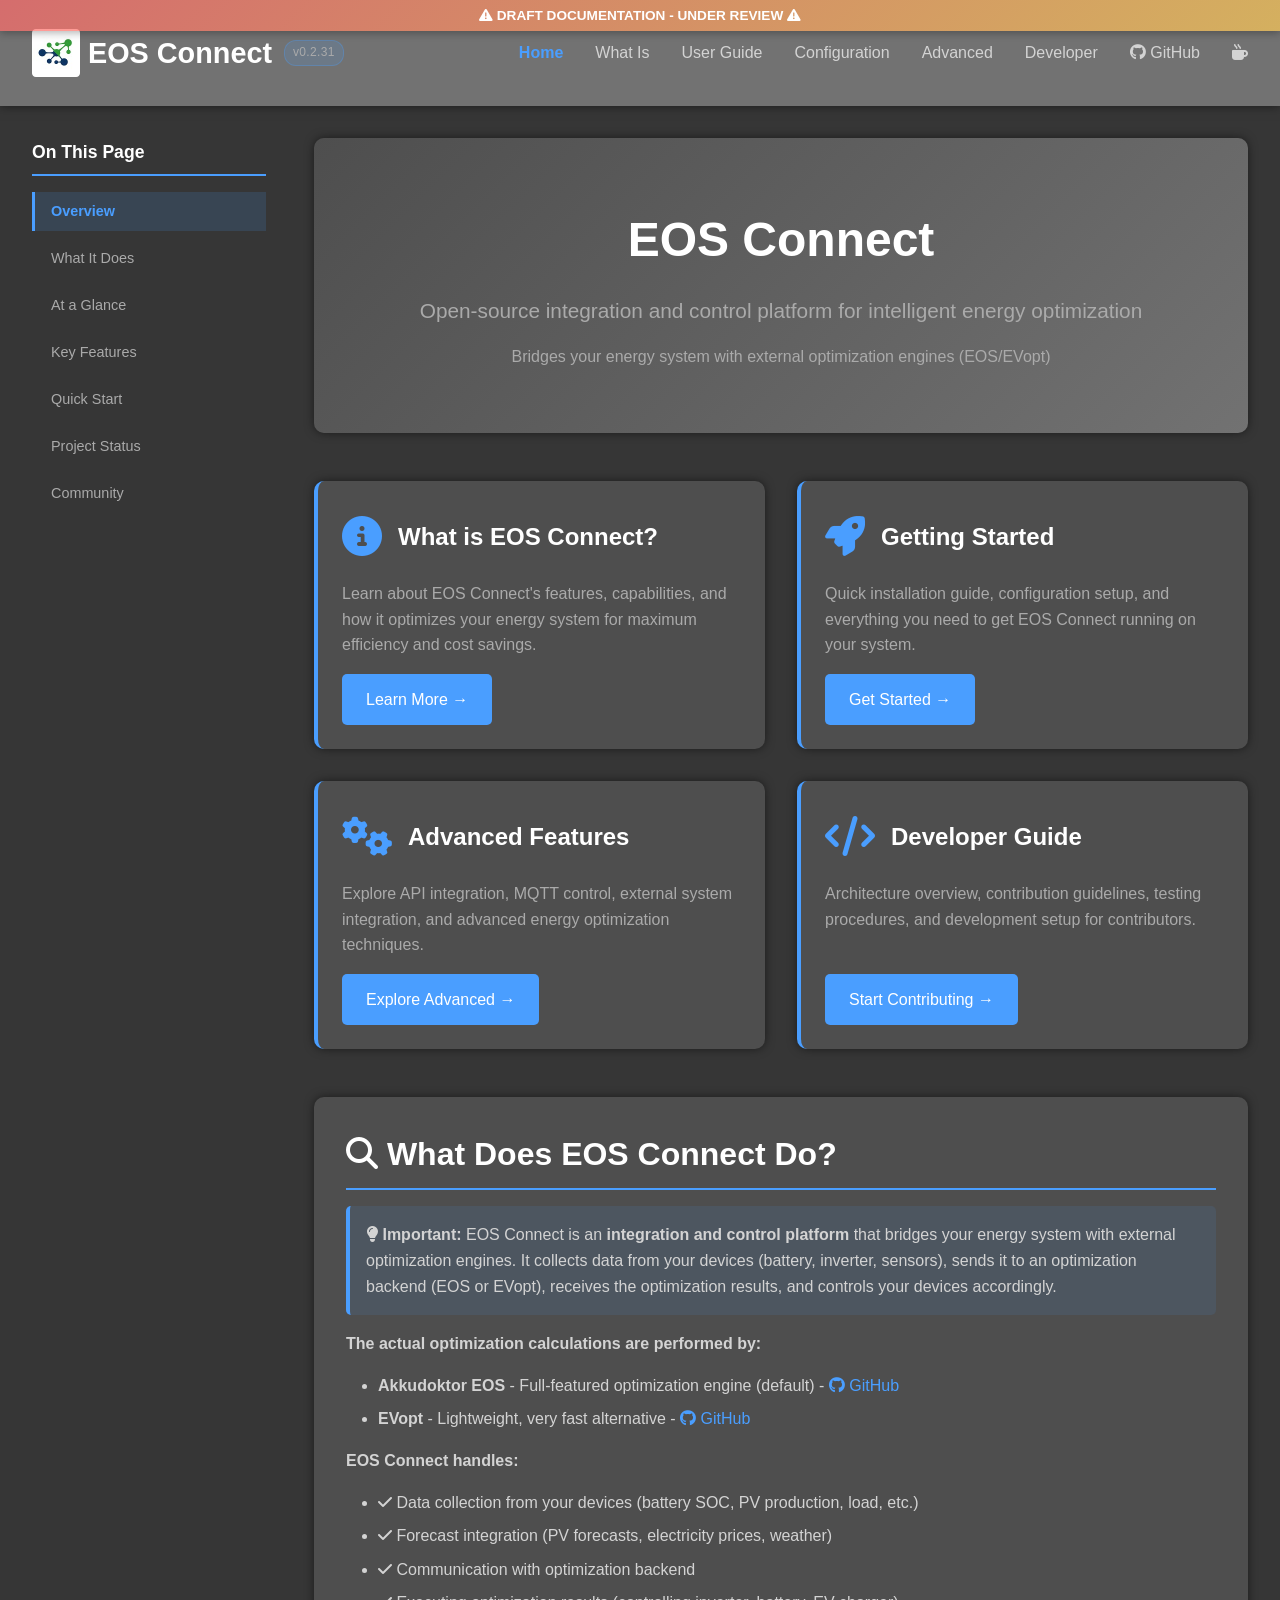
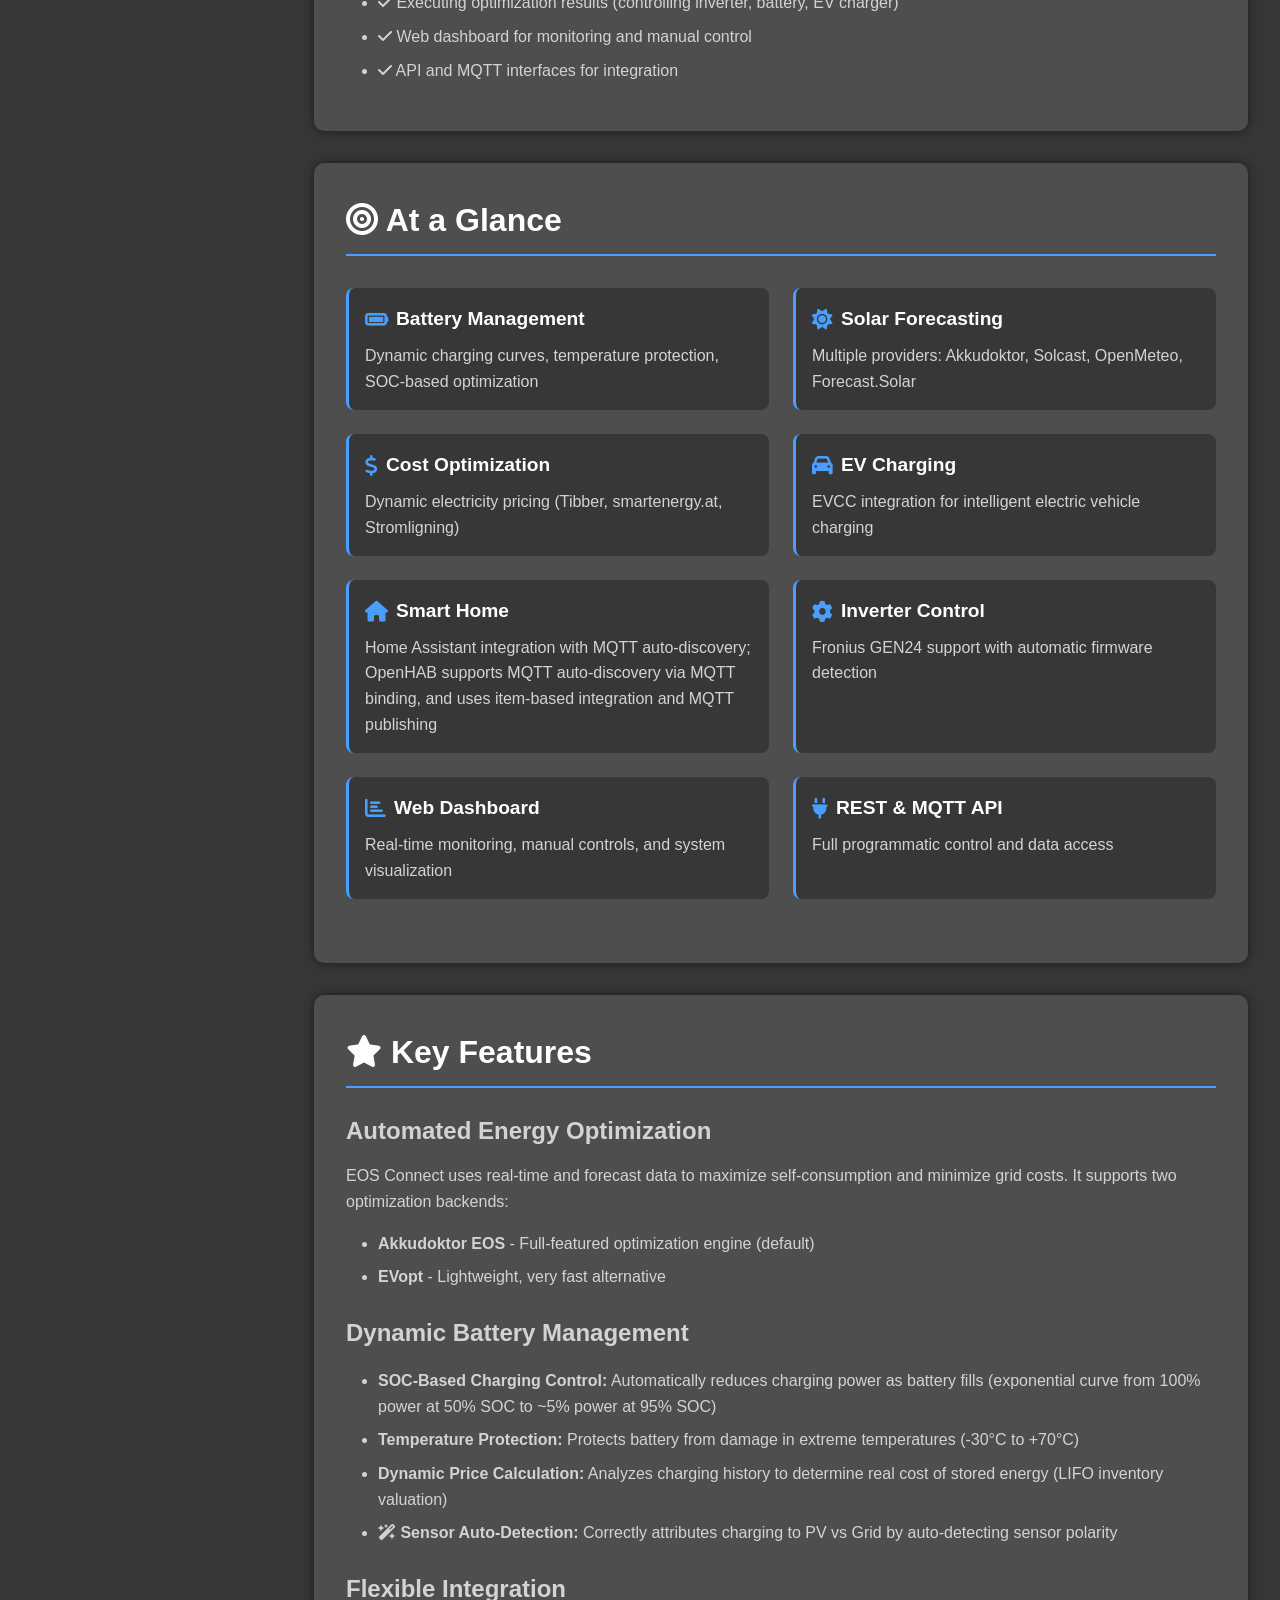
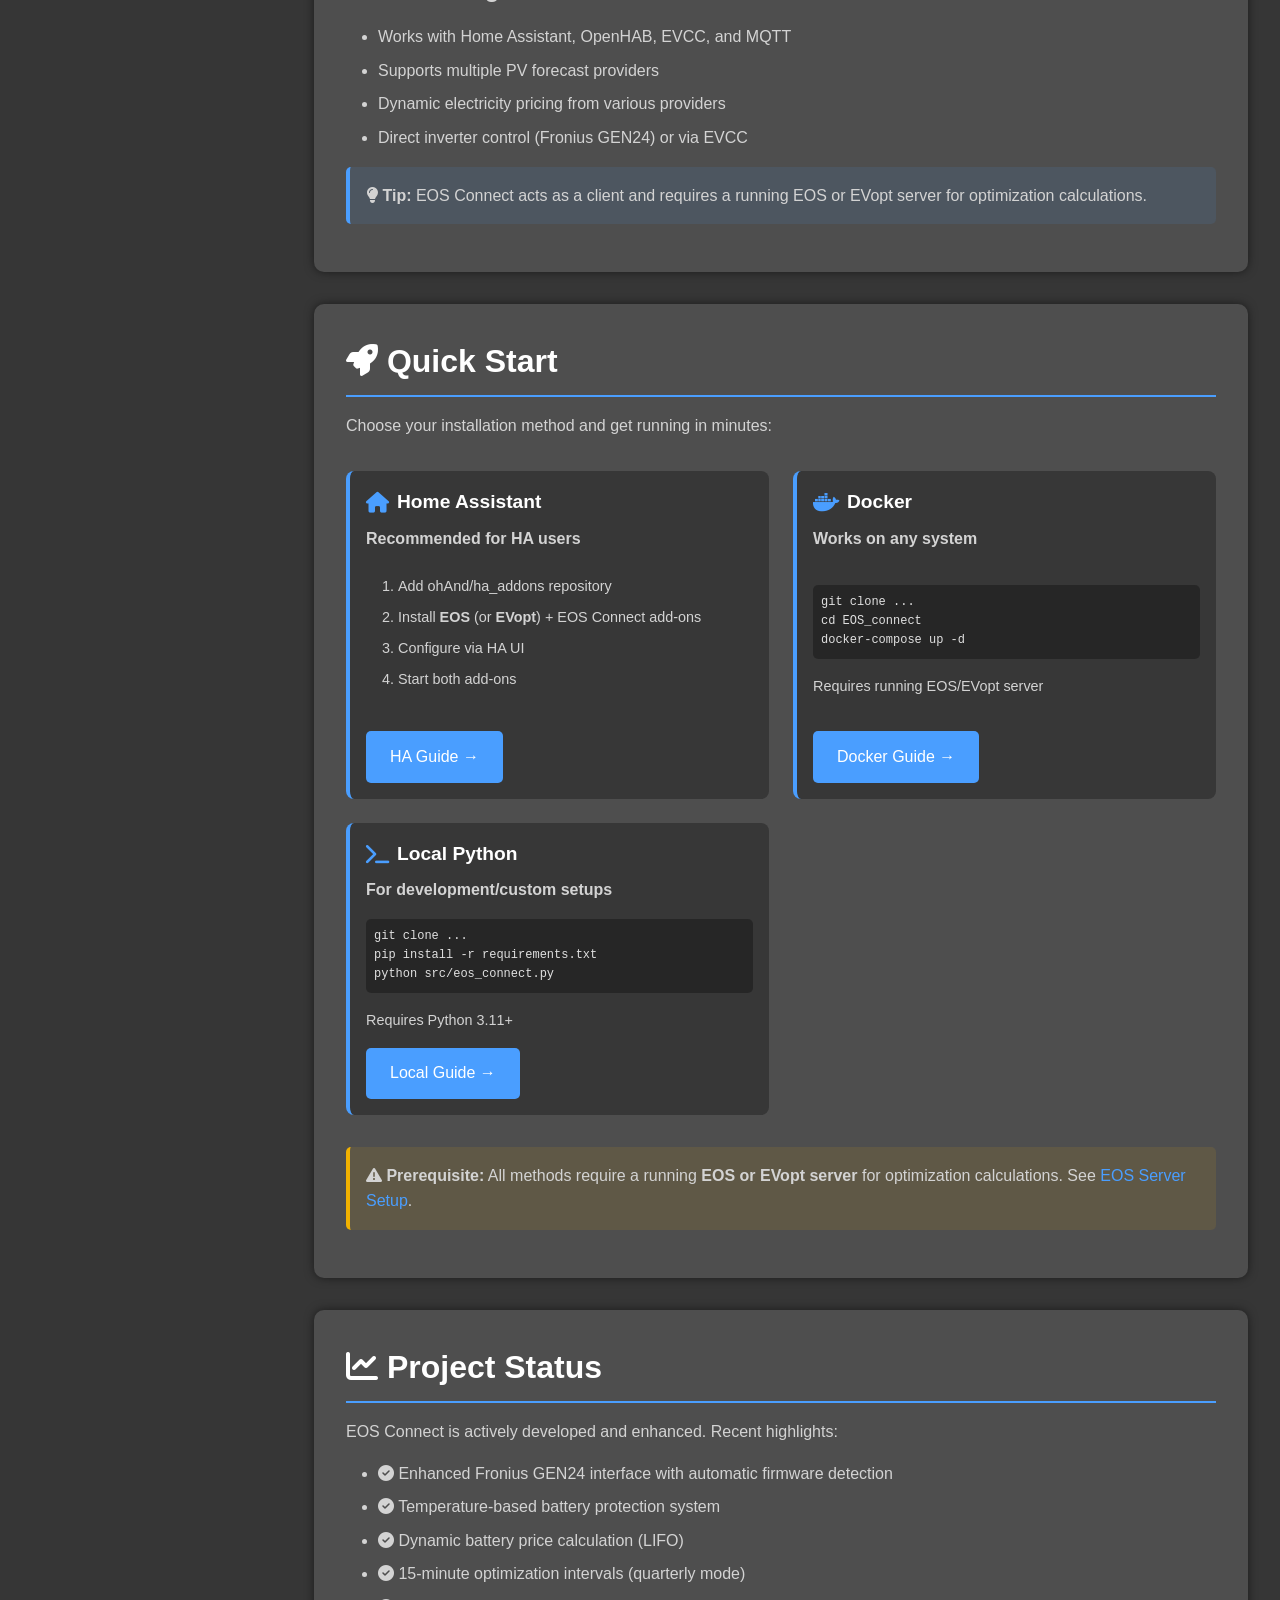
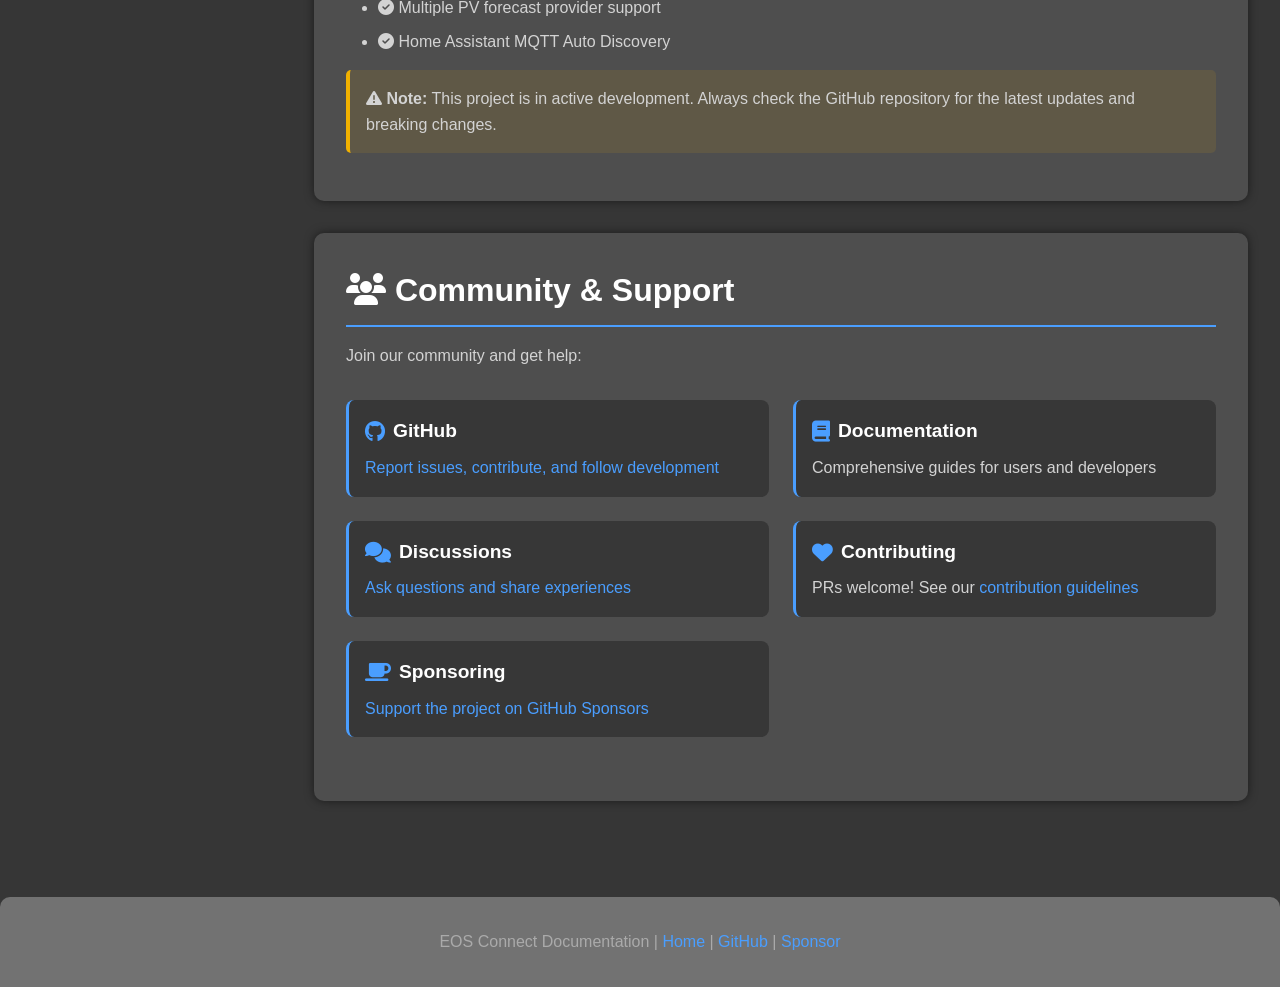
<file: docs/index.html>
<!DOCTYPE html>
<html lang="en">
<head>
    <meta charset="UTF-8">
    <meta name="viewport" content="width=device-width, initial-scale=1.0">
    <title>EOS Connect - Intelligent Energy Management</title>
    <link rel="stylesheet" href="assets/css/style.css">
    <link rel="stylesheet" href="https://cdnjs.cloudflare.com/ajax/libs/font-awesome/6.7.2/css/all.min.css">
</head>
<body>
    <!-- DRAFT BANNER - REMOVE WHEN FINALIZED -->
    <div class="draft-banner">
        <i class="fas fa-exclamation-triangle"></i> DRAFT DOCUMENTATION - UNDER REVIEW <i class="fas fa-exclamation-triangle"></i>
    </div>
    <!-- END DRAFT BANNER -->

    <!-- Navigation -->
    <nav class="nav-header">
        <div class="nav-container">
            <a href="index.html" class="nav-logo">
                <img src="assets/images/icon.png" alt="EOS Connect" style="height: 48px; vertical-align: middle; margin-right: 8px;">
                <span>EOS Connect</span>
                <span class="version-badge">v0.2.31</span>
            </a>
            <button class="mobile-menu-toggle" onclick="toggleMobileMenu()" aria-label="Toggle menu">
                <i class="fas fa-bars"></i>
            </button>
            <ul class="nav-menu">
                <li><a href="index.html" class="active">Home</a></li>
                <li><a href="what-is/index.html">What Is</a></li>
                <li><a href="user-guide/index.html">User Guide</a></li>
                <li><a href="user-guide/configuration.html">Configuration</a></li>
                <li><a href="advanced/index.html">Advanced</a></li>
                <li><a href="developer/index.html">Developer</a></li>
                <li><a href="https://github.com/ohAnd/EOS_connect" target="_blank"><i class="fab fa-github"></i> GitHub</a></li>
                <li><a href="https://github.com/sponsors/ohAnd" target="_blank" title="Sponsor the project"><i class="fas fa-mug-hot"></i></a></li>
            </ul>
        </div>
    </nav>

    <!-- Hero Section -->
    <div class="container">
        <!-- Page wrapper with sidebar -->
        <div class="page-wrapper">
            <!-- Table of Contents Sidebar -->
            <aside class="toc-sidebar">
                <h3>On This Page</h3>
                <nav class="toc-nav">
                    <a href="#overview" class="toc-link">Overview</a>
                    <a href="#role" class="toc-link">What It Does</a>
                    <a href="#at-a-glance" class="toc-link">At a Glance</a>
                    <a href="#features" class="toc-link">Key Features</a>
                    <a href="#quick-start" class="toc-link">Quick Start</a>
                    <a href="#status" class="toc-link">Project Status</a>
                    <a href="#community" class="toc-link">Community</a>
                </nav>
            </aside>

            <!-- Main content -->
            <main class="main-content">
        <div class="hero" id="overview">
            <h1>EOS Connect</h1>
            <p>Open-source integration and control platform for intelligent energy optimization</p>
            <p style="font-size: 1rem; color: #aaa; margin-top: 1rem;">Bridges your energy system with external optimization engines (EOS/EVopt)</p>
        </div>

        <!-- 4 Main Navigation Blocks -->
        <div class="main-blocks" id="main-nav">
            <!-- Block 1: What is EOS Connect -->
            <div class="block-card" id="overview">
                <div class="card-header">
                    <div class="icon">
                        <i class="fas fa-info-circle"></i>
                    </div>
                    <h2>What is EOS Connect?</h2>
                </div>
                <p>Learn about EOS Connect's features, capabilities, and how it optimizes your energy system for maximum efficiency and cost savings.</p>
                <a href="what-is/index.html" class="btn">Learn More →</a>
            </div>

            <!-- Block 2: Getting Started -->
            <div class="block-card" id="getting-started">
                <div class="card-header">
                    <div class="icon">
                        <i class="fas fa-rocket"></i>
                    </div>
                    <h2>Getting Started</h2>
                </div>
                <p>Quick installation guide, configuration setup, and everything you need to get EOS Connect running on your system.</p>
                <a href="user-guide/index.html" class="btn">Get Started →</a>
            </div>

            <!-- Block 3: Advanced Features -->
            <div class="block-card" id="advanced">
                <div class="card-header">
                    <div class="icon">
                        <i class="fas fa-cogs"></i>
                    </div>
                    <h2>Advanced Features</h2>
                </div>
                <p>Explore API integration, MQTT control, external system integration, and advanced energy optimization techniques.</p>
                <a href="advanced/index.html" class="btn">Explore Advanced →</a>
            </div>

            <!-- Block 4: Developer Guide -->
            <div class="block-card" id="developer">
                <div class="card-header">
                    <div class="icon">
                        <i class="fas fa-code"></i>
                    </div>
                    <h2>Developer Guide</h2>
                </div>
                <p>Architecture overview, contribution guidelines, testing procedures, and development setup for contributors.</p>
                <a href="developer/index.html" class="btn">Start Contributing →</a>
            </div>
        </div>

        <!-- Role Clarification -->
        <div class="content-section" id="role">
            <h2><i class="fas fa-search"></i> What Does EOS Connect Do?</h2>
            <div class="alert alert-info">
                <strong><i class="fas fa-lightbulb"></i> Important:</strong> EOS Connect is an <strong>integration and control platform</strong> that bridges your energy system with external optimization engines. It collects data from your devices (battery, inverter, sensors), sends it to an optimization backend (EOS or EVopt), receives the optimization results, and controls your devices accordingly.
            </div>
            <p><strong>The actual optimization calculations are performed by:</strong></p>
            <ul>
                <li><strong>Akkudoktor EOS</strong> - Full-featured optimization engine (default) - <a href="https://github.com/Akkudoktor-EOS/EOS" target="_blank"><i class="fab fa-github"></i> GitHub</a></li>
                <li><strong>EVopt</strong> - Lightweight, very fast alternative - <a href="https://github.com/thecem/hassio-evopt" target="_blank"><i class="fab fa-github"></i> GitHub</a></li>
            </ul>
            <p><strong>EOS Connect handles:</strong></p>
            <ul>
                <li><i class="fas fa-check"></i> Data collection from your devices (battery SOC, PV production, load, etc.)</li>
                <li><i class="fas fa-check"></i> Forecast integration (PV forecasts, electricity prices, weather)</li>
                <li><i class="fas fa-check"></i> Communication with optimization backend</li>
                <li><i class="fas fa-check"></i> Executing optimization results (controlling inverter, battery, EV charger)</li>
                <li><i class="fas fa-check"></i> Web dashboard for monitoring and manual control</li>
                <li><i class="fas fa-check"></i> API and MQTT interfaces for integration</li>
            </ul>
        </div>

        <!-- Quick Overview Section -->
        <div class="content-section" id="at-a-glance">
            <h2><i class="fas fa-bullseye"></i> At a Glance</h2>
            
            <div class="feature-grid">
                <div class="feature-item">
                    <h4><i class="fas fa-battery-full"></i> Battery Management</h4>
                    <p>Dynamic charging curves, temperature protection, SOC-based optimization</p>
                </div>
                <div class="feature-item">
                    <h4><i class="fas fa-sun"></i> Solar Forecasting</h4>
                    <p>Multiple providers: Akkudoktor, Solcast, OpenMeteo, Forecast.Solar</p>
                </div>
                <div class="feature-item">
                    <h4><i class="fas fa-dollar-sign"></i> Cost Optimization</h4>
                    <p>Dynamic electricity pricing (Tibber, smartenergy.at, Stromligning)</p>
                </div>
                <div class="feature-item">
                    <h4><i class="fas fa-car"></i> EV Charging</h4>
                    <p>EVCC integration for intelligent electric vehicle charging</p>
                </div>
                <div class="feature-item">
                    <h4><i class="fas fa-home"></i> Smart Home</h4>
                    <p>Home Assistant integration with MQTT auto-discovery; OpenHAB supports MQTT auto-discovery via MQTT binding, and uses item-based integration and MQTT publishing</p>
                </div>
                <div class="feature-item">
                    <h4><i class="fas fa-cog"></i> Inverter Control</h4>
                    <p>Fronius GEN24 support with automatic firmware detection</p>
                </div>
                <div class="feature-item">
                    <h4><i class="fas fa-chart-bar"></i> Web Dashboard</h4>
                    <p>Real-time monitoring, manual controls, and system visualization</p>
                </div>
                <div class="feature-item">
                    <h4><i class="fas fa-plug"></i> REST & MQTT API</h4>
                    <p>Full programmatic control and data access</p>
                </div>
            </div>
        </div>

        <!-- Key Features Section -->
        <div class="content-section" id="features">
            <h2><i class="fas fa-star"></i> Key Features</h2>
            
            <h3>Automated Energy Optimization</h3>
            <p>EOS Connect uses real-time and forecast data to maximize self-consumption and minimize grid costs. It supports two optimization backends:</p>
            <ul>
                <li><strong>Akkudoktor EOS</strong> - Full-featured optimization engine (default)</li>
                <li><strong>EVopt</strong> - Lightweight, very fast alternative</li>
            </ul>

            <h3>Dynamic Battery Management</h3>
            <ul>
                <li><strong>SOC-Based Charging Control:</strong> Automatically reduces charging power as battery fills (exponential curve from 100% power at 50% SOC to ~5% power at 95% SOC)</li>
                <li><strong>Temperature Protection:</strong> Protects battery from damage in extreme temperatures (-30°C to +70°C)</li>
                <li><strong>Dynamic Price Calculation:</strong> Analyzes charging history to determine real cost of stored energy (LIFO inventory valuation)</li>
                <li><strong><i class="fas fa-wand-magic-sparkles"></i> Sensor Auto-Detection:</strong> Correctly attributes charging to PV vs Grid by auto-detecting sensor polarity</li>
            </ul>

            <h3>Flexible Integration</h3>
            <ul>
                <li>Works with Home Assistant, OpenHAB, EVCC, and MQTT</li>
                <li>Supports multiple PV forecast providers</li>
                <li>Dynamic electricity pricing from various providers</li>
                <li>Direct inverter control (Fronius GEN24) or via EVCC</li>
            </ul>

            <div class="alert alert-info">
                <strong><i class="fas fa-lightbulb"></i> Tip:</strong> EOS Connect acts as a client and requires a running EOS or EVopt server for optimization calculations.
            </div>
        </div>

        <!-- Quick Start Preview -->
        <div class="content-section" id="quick-start">
            <h2><i class="fas fa-rocket"></i> Quick Start</h2>
            <p>Choose your installation method and get running in minutes:</p>
            
            <div class="feature-grid" style="margin-top: 2rem;">
                <div class="feature-item" style="border-left: 4px solid #4a9eff;">
                    <h4><i class="fas fa-home"></i> Home Assistant</h4>
                    <p><strong>Recommended for HA users</strong></p>
                    <ol style="font-size: 0.9em; text-align: left;">
                        <li>Add ohAnd/ha_addons repository</li>
                        <li>Install <strong>EOS</strong> (or <strong>EVopt</strong>) + EOS Connect add-ons</li>
                        <li>Configure via HA UI</li>
                        <li>Start both add-ons</li>
                    </ol>
                    <a href="user-guide/index.html#ha-install" class="btn-primary" style="margin-top: 1rem;">HA Guide →</a>
                </div>
                <div class="feature-item" style="border-left: 4px solid #4a9eff;">
                    <h4><i class="fab fa-docker"></i> Docker</h4>
                    <p><strong>Works on any system</strong></p>
                    <pre style="font-size: 0.75em; text-align: left; padding: 0.5rem;"><code>git clone ...
cd EOS_connect
docker-compose up -d</code></pre>
                    <p style="font-size: 0.9em;">Requires running EOS/EVopt server</p>
                    <a href="user-guide/index.html#docker-install" class="btn-primary" style="margin-top: 1rem;">Docker Guide →</a>
                </div>
                <div class="feature-item" style="border-left: 4px solid #4a9eff;">
                    <h4><i class="fas fa-terminal"></i> Local Python</h4>
                    <p><strong>For development/custom setups</strong></p>
                    <pre style="font-size: 0.75em; text-align: left; padding: 0.5rem;"><code>git clone ...
pip install -r requirements.txt
python src/eos_connect.py</code></pre>
                    <p style="font-size: 0.9em;">Requires Python 3.11+</p>
                    <a href="user-guide/index.html#local-install" class="btn-primary" style="margin-top: 1rem;">Local Guide →</a>
                </div>
            </div>
            
            <div class="alert alert-warning" style="margin-top: 2rem;">
                <strong><i class="fas fa-exclamation-triangle"></i> Prerequisite:</strong> All methods require a running <strong>EOS or EVopt server</strong> for optimization calculations. See <a href="user-guide/index.html#eos-server-setup">EOS Server Setup</a>.
            </div>
        </div>

        <!-- Current Status -->
        <div class="content-section" id="status">
            <h2><i class="fas fa-chart-line"></i> Project Status</h2>
            <p>EOS Connect is actively developed and enhanced. Recent highlights:</p>
            
            <ul>
                <li><i class="fas fa-check-circle"></i> Enhanced Fronius GEN24 interface with automatic firmware detection</li>
                <li><i class="fas fa-check-circle"></i> Temperature-based battery protection system</li>
                <li><i class="fas fa-check-circle"></i> Dynamic battery price calculation (LIFO)</li>
                <li><i class="fas fa-check-circle"></i> 15-minute optimization intervals (quarterly mode)</li>
                <li><i class="fas fa-check-circle"></i> Multiple PV forecast provider support</li>
                <li><i class="fas fa-check-circle"></i> Home Assistant MQTT Auto Discovery</li>
            </ul>

            <div class="alert alert-warning">
                <strong><i class="fas fa-exclamation-triangle"></i> Note:</strong> This project is in active development. Always check the GitHub repository for the latest updates and breaking changes.
            </div>
        </div>

        <!-- Community & Support -->
        <div class="content-section" id="community">
            <h2><i class="fas fa-users"></i> Community & Support</h2>
            <p>Join our community and get help:</p>
            
            <div class="feature-grid">
                <div class="feature-item">
                    <h4><i class="fab fa-github"></i> GitHub</h4>
                    <p><a href="https://github.com/ohAnd/EOS_connect" target="_blank">Report issues, contribute, and follow development</a></p>
                </div>
                <div class="feature-item">
                    <h4><i class="fas fa-book"></i> Documentation</h4>
                    <p>Comprehensive guides for users and developers</p>
                </div>
                <div class="feature-item">
                    <h4><i class="fas fa-comments"></i> Discussions</h4>
                    <p><a href="https://github.com/ohAnd/EOS_connect/discussions" target="_blank">Ask questions and share experiences</a></p>
                </div>
                <div class="feature-item">
                    <h4><i class="fas fa-heart"></i> Contributing</h4>
                    <p>PRs welcome! See our <a href="developer/index.html#contributing">contribution guidelines</a></p>
                </div>
                <div class="feature-item">
                    <h4><i class="fas fa-coffee"></i> Sponsoring</h4>
                    <p><a href="https://github.com/sponsors/ohAnd" target="_blank">Support the project on GitHub Sponsors</a></p>
                </div>
            </div>
        </div>
            </main>
        </div>
    </div>

    <!-- Footer -->
    <footer class="footer">
        <p>EOS Connect Documentation | <a href="index.html">Home</a> | <a href="https://github.com/ohAnd/EOS_connect">GitHub</a> | <a href="https://github.com/sponsors/ohAnd">Sponsor</a></p>
    </footer>

    <script>
        // Scroll spy for TOC highlighting
        const sections = document.querySelectorAll('.content-section, .hero');
        const tocLinks = document.querySelectorAll('.toc-link');
        
        function highlightTOC() {
            let current = '';
            
            sections.forEach(section => {
                const sectionTop = section.offsetTop;
                const sectionHeight = section.clientHeight;
                if (pageYOffset >= (sectionTop - 200)) {
                    current = section.getAttribute('id');
                }
            });
            
            tocLinks.forEach(link => {
                link.classList.remove('active');
                if (link.getAttribute('href') === '#' + current) {
                    link.classList.add('active');
                }
            });
        }
        
        window.addEventListener('scroll', highlightTOC);
        highlightTOC(); // Initial highlight
    </script>

    <!-- Back to Top Button -->
    <button class="back-to-top" onclick="scrollToTop()" aria-label="Back to top">
        <i class="fas fa-chevron-up"></i>
    </button>

    <script>
function toggleMobileMenu() {
    const menu = document.querySelector('.nav-menu');
    menu.classList.toggle('mobile-active');
}

// Close mobile menu when clicking outside
document.addEventListener('click', function(event) {
    const menu = document.querySelector('.nav-menu');
    const toggle = document.querySelector('.mobile-menu-toggle');
    if (menu.classList.contains('mobile-active') && !menu.contains(event.target) && !toggle.contains(event.target)) {
        menu.classList.remove('mobile-active');
    }
});
    </script>

    <script>
// Back to top button functionality
const backToTopButton = document.querySelector('.back-to-top');

window.addEventListener('scroll', function() {
    if (window.pageYOffset > 300) {
        backToTopButton.classList.add('visible');
    } else {
        backToTopButton.classList.remove('visible');
    }
});

function scrollToTop() {
    window.scrollTo({
        top: 0,
        behavior: 'smooth'
    });
}
    </script>
</body>
</html>
</file>
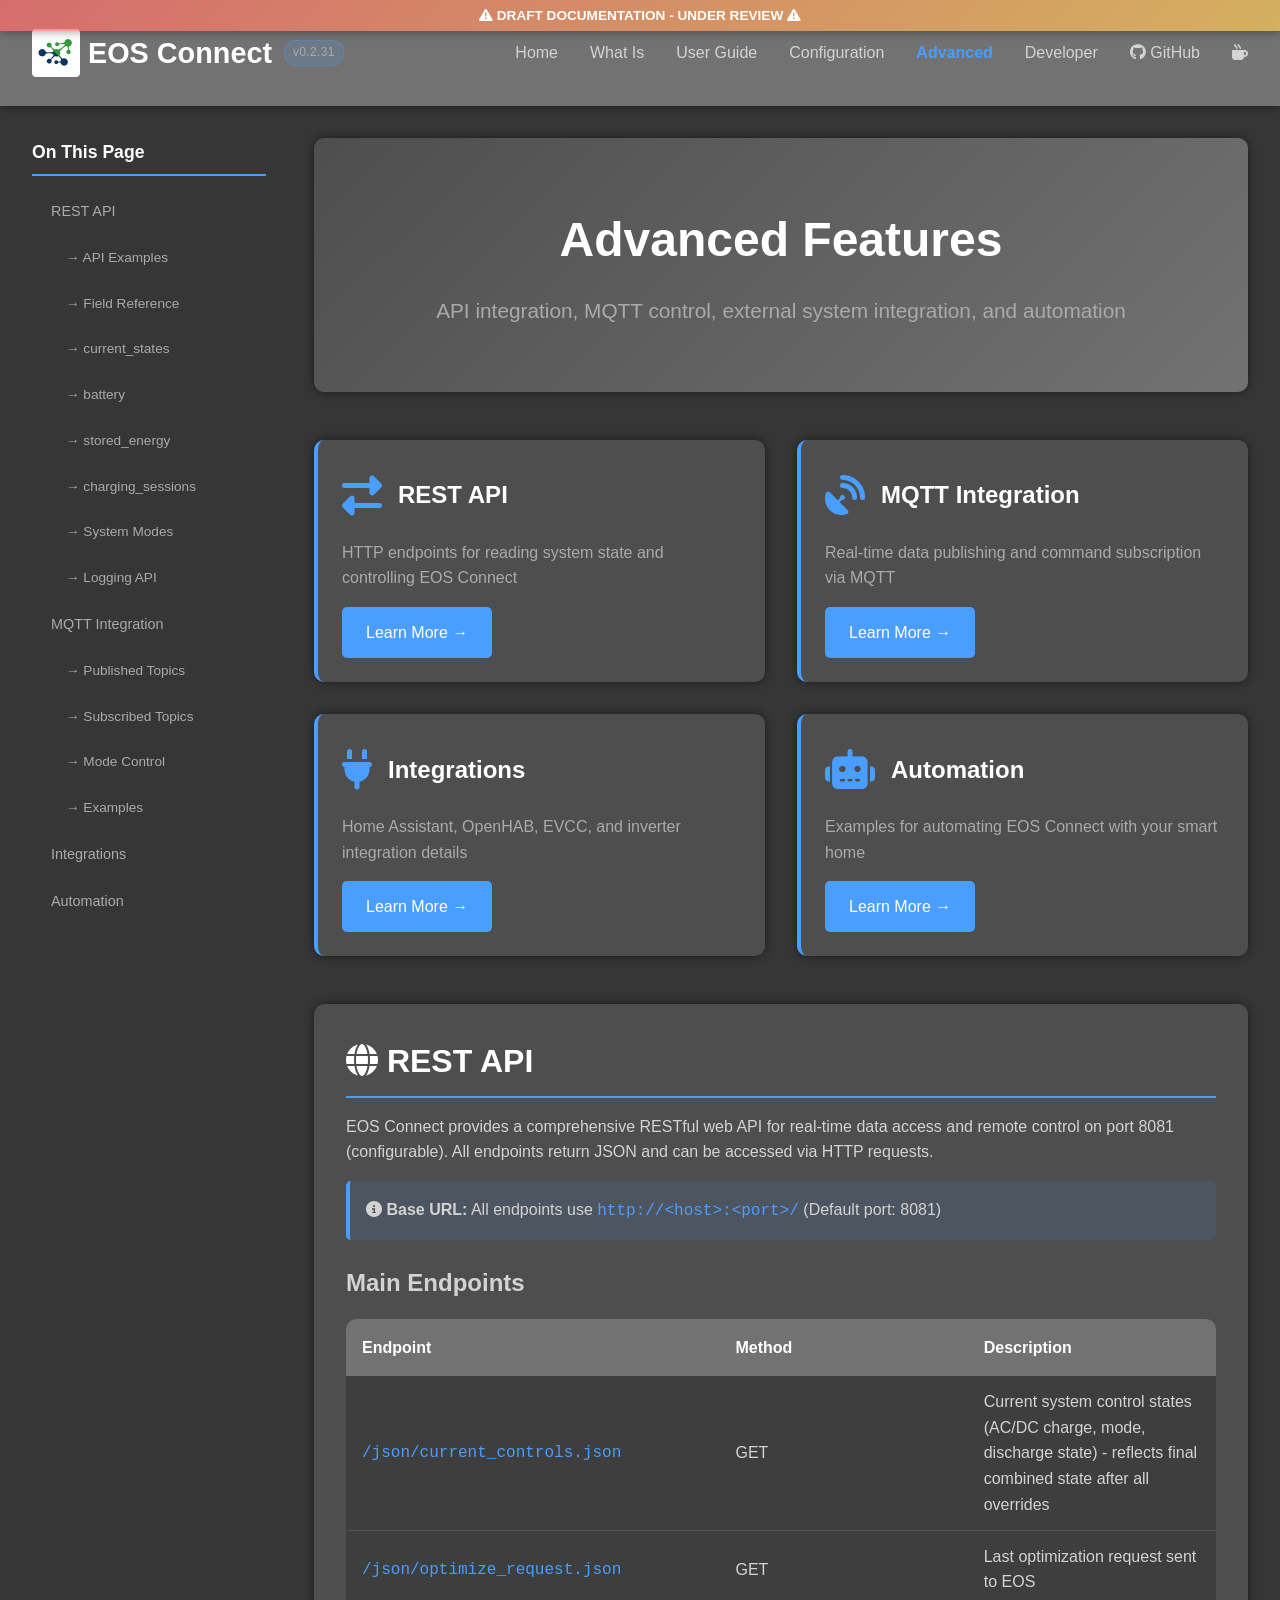
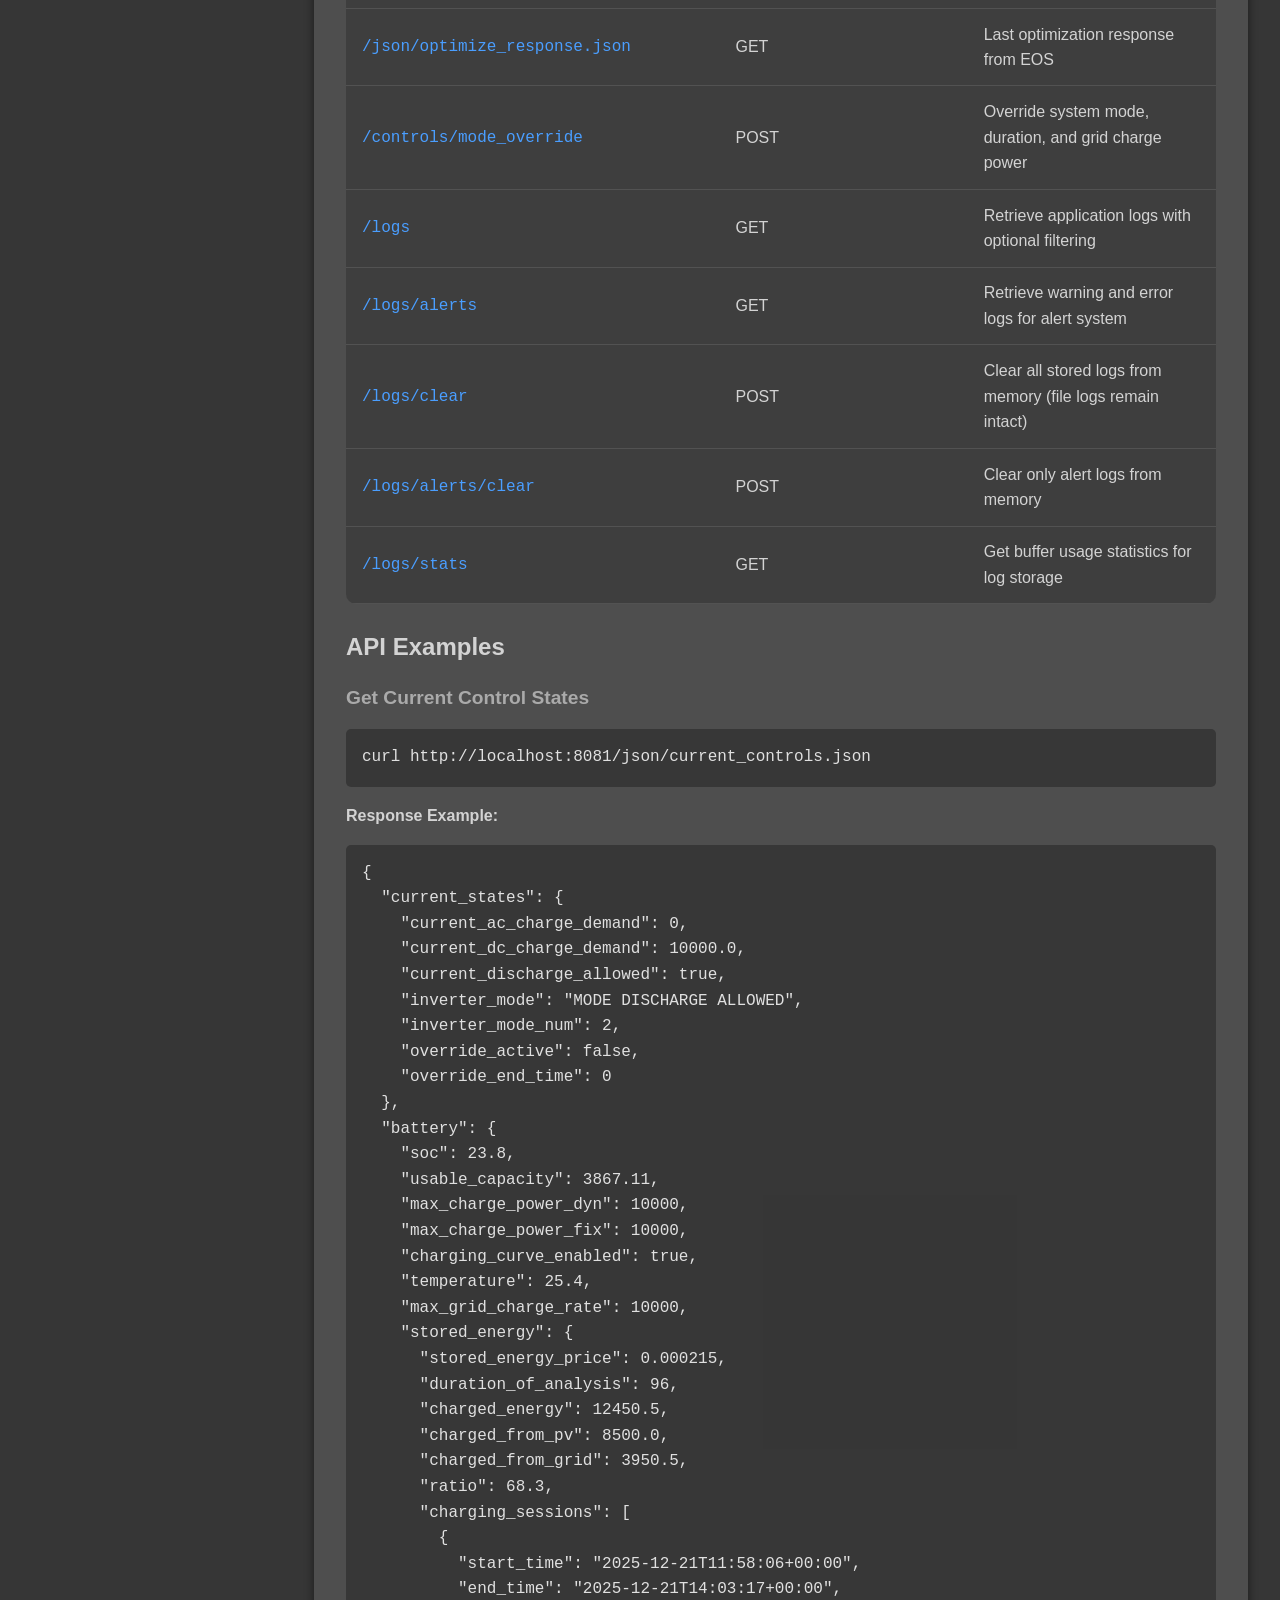
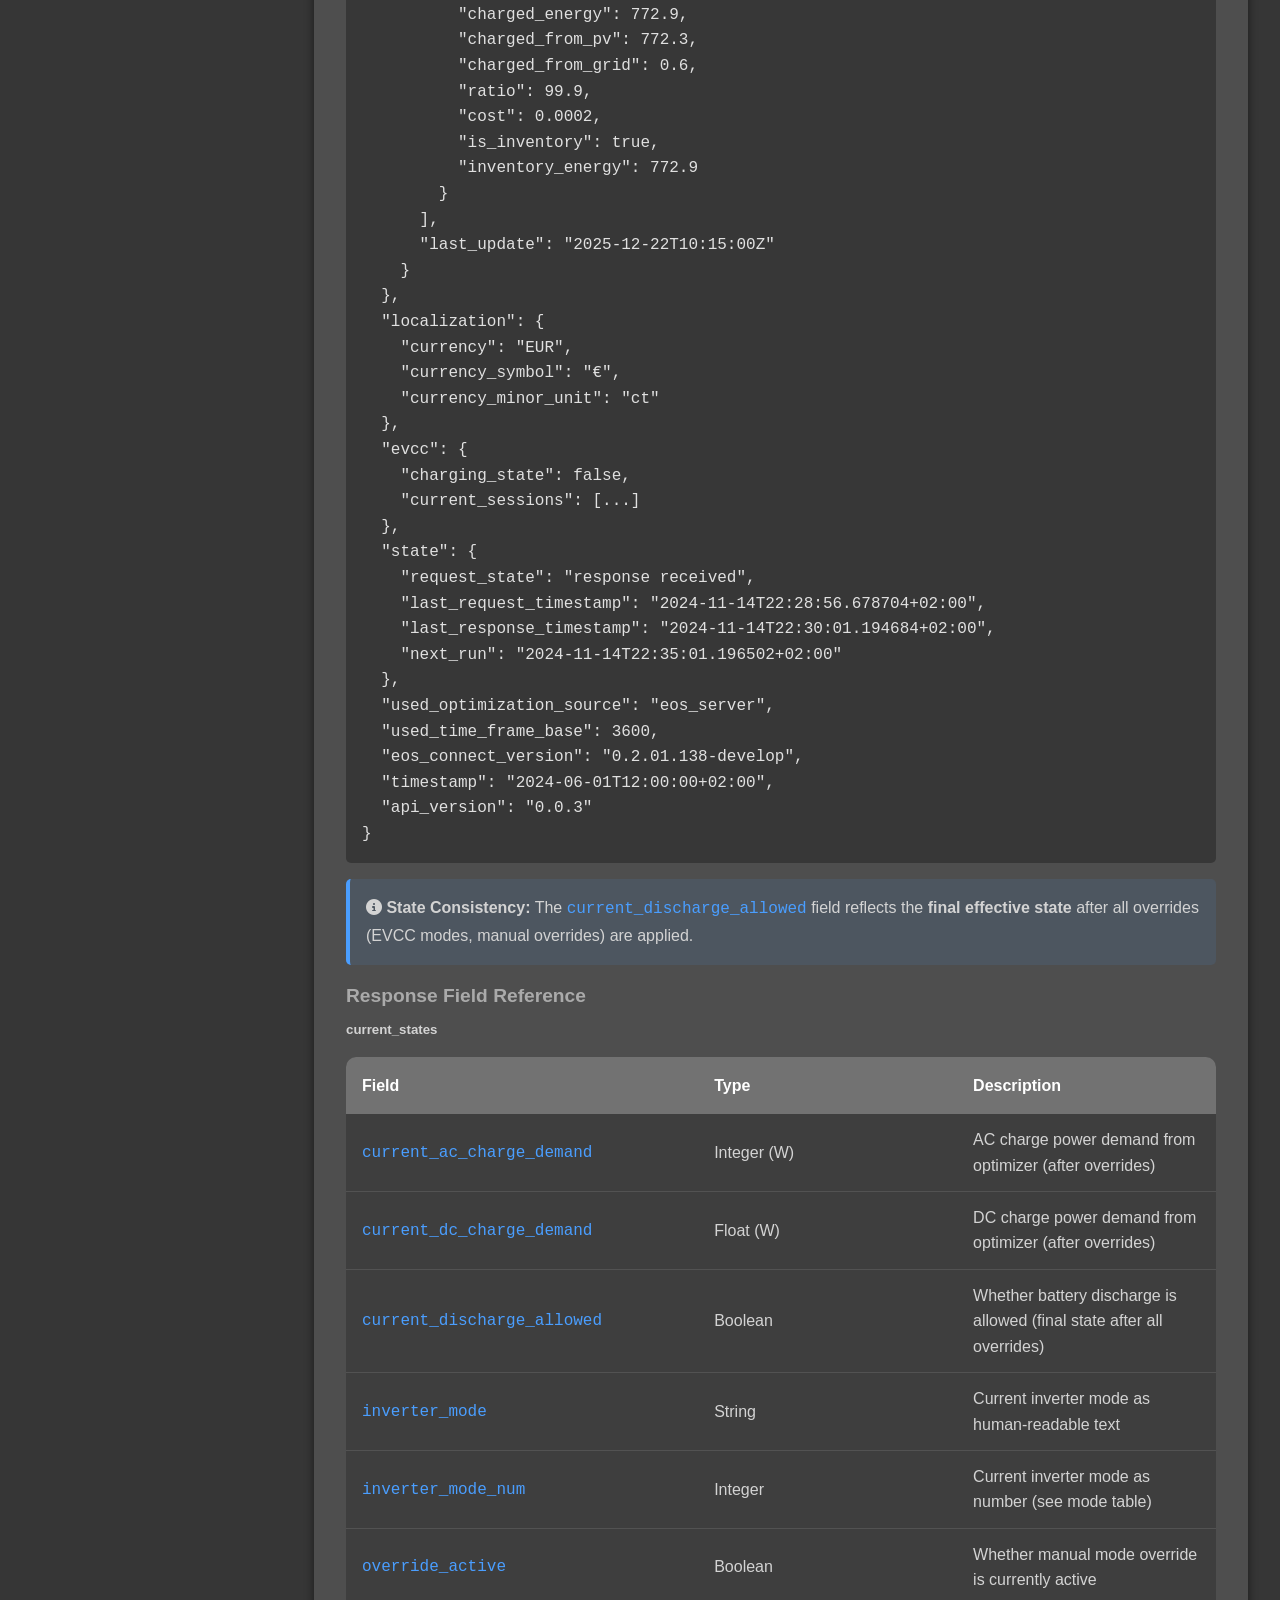
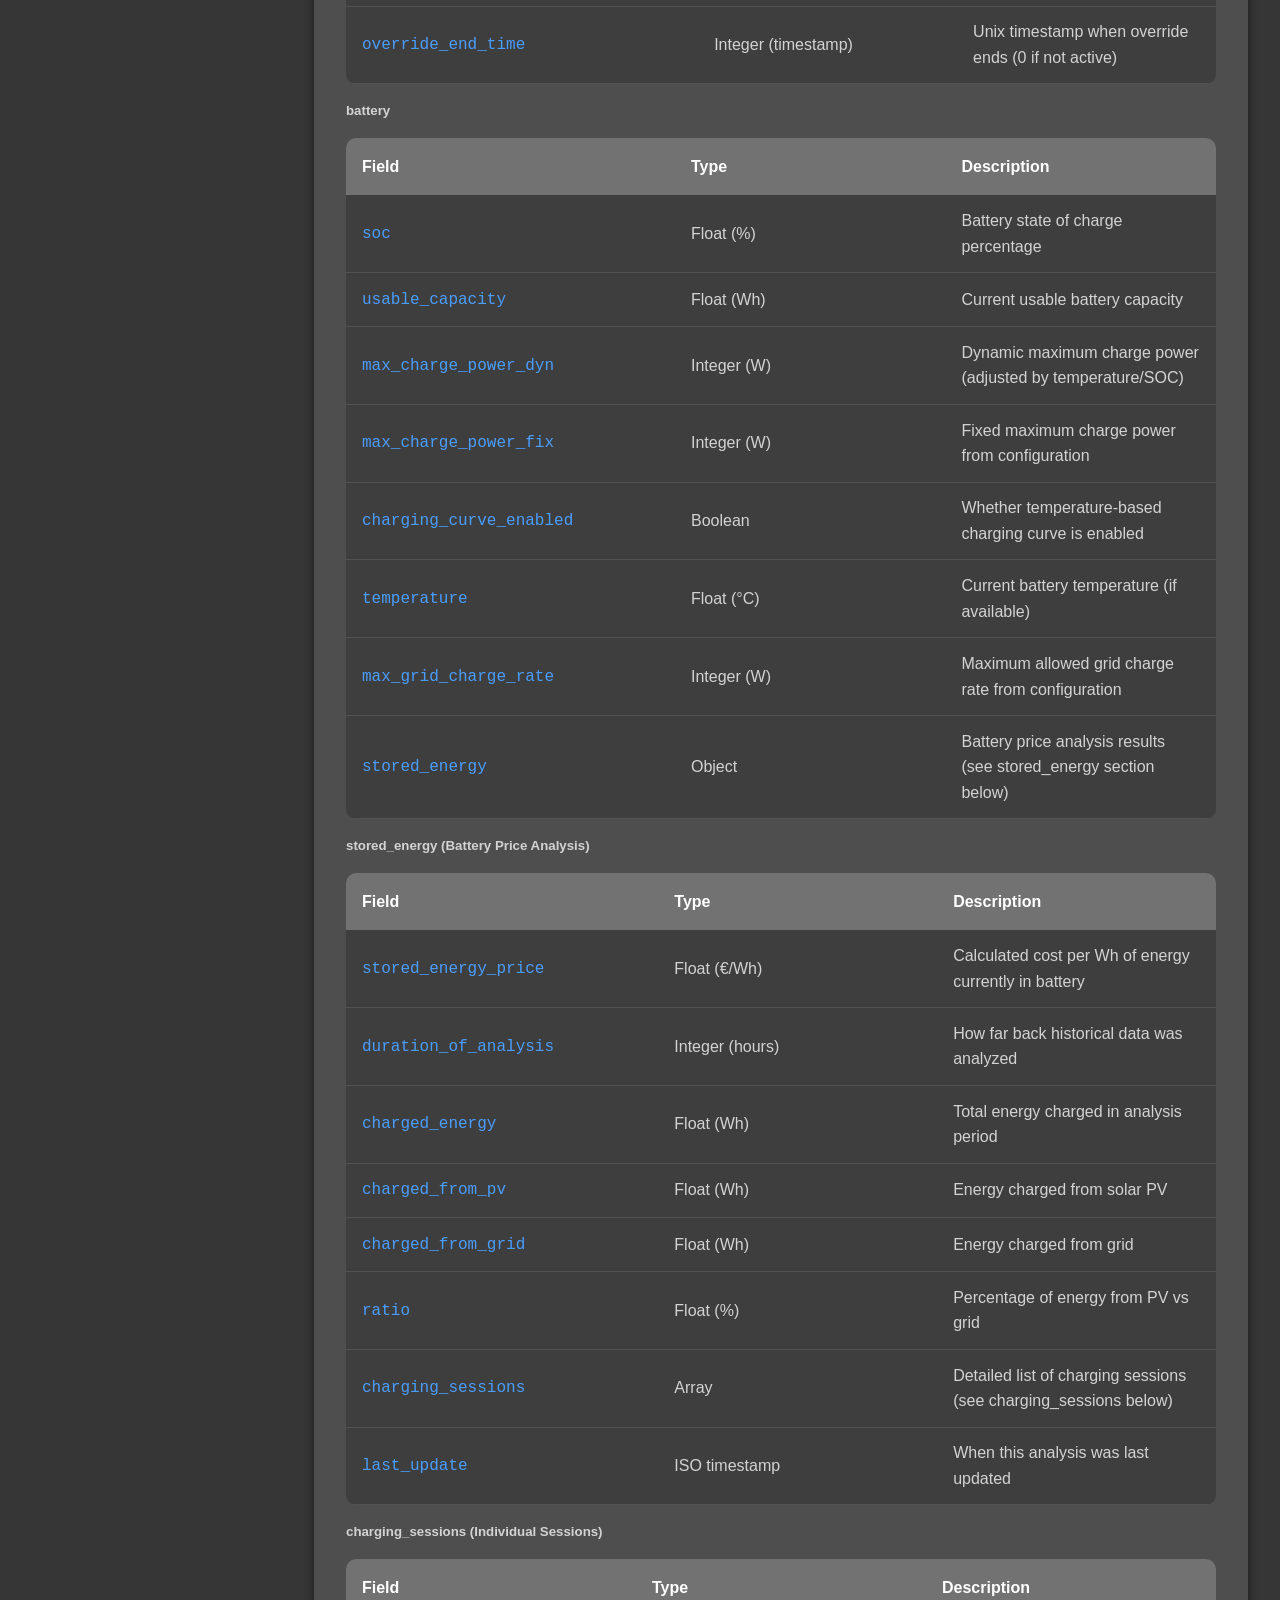
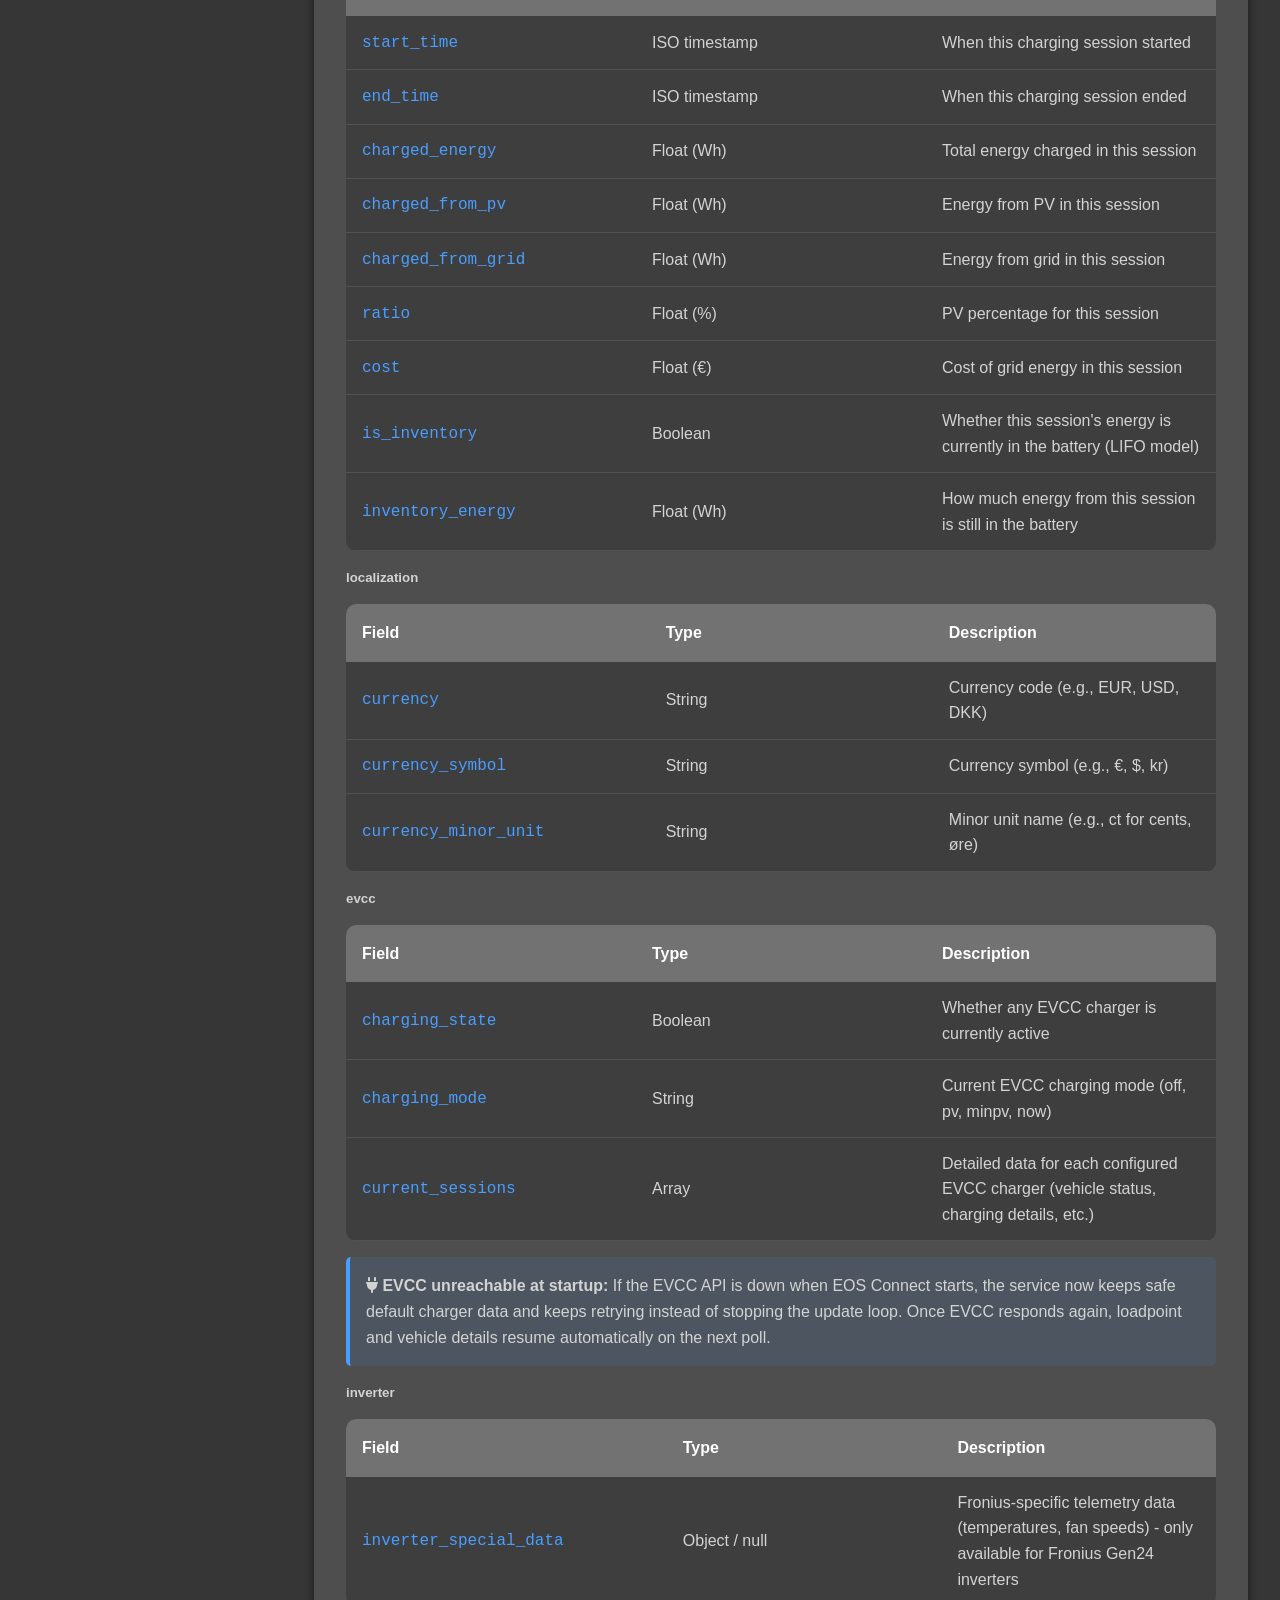
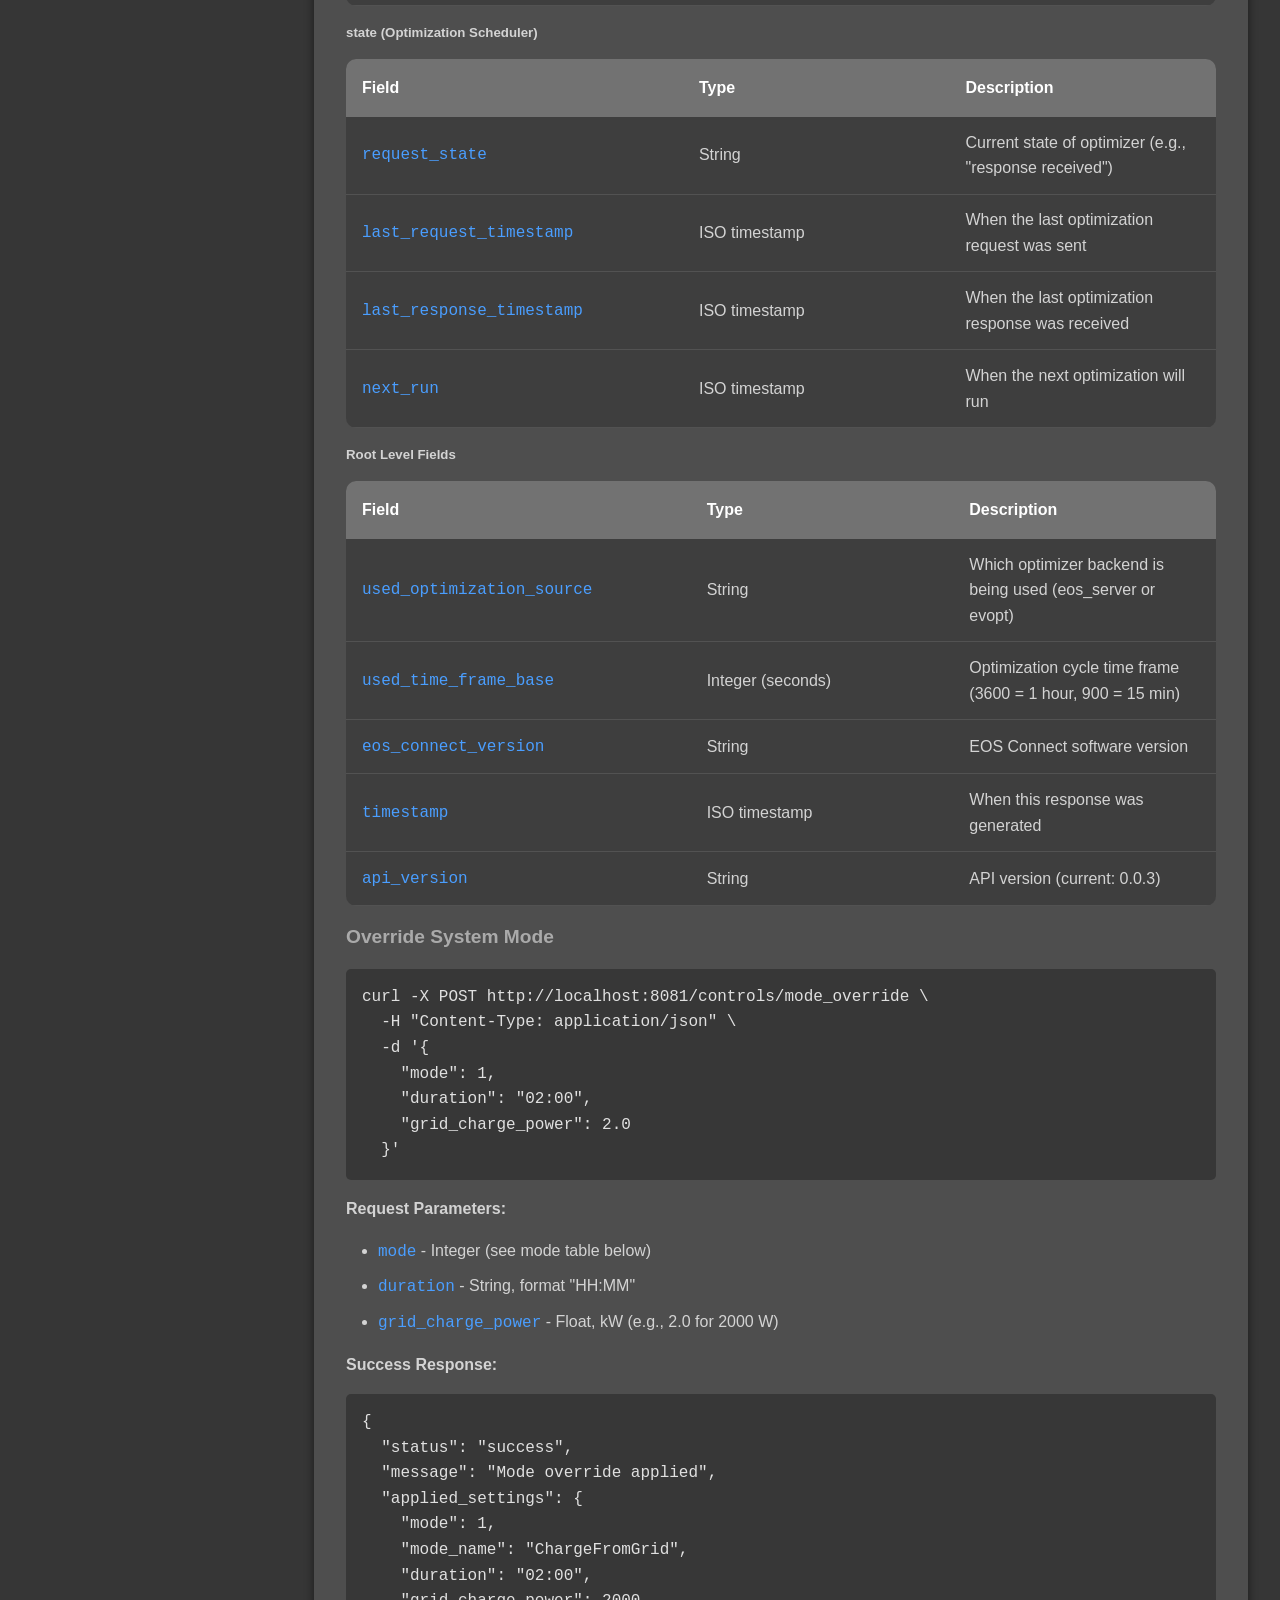
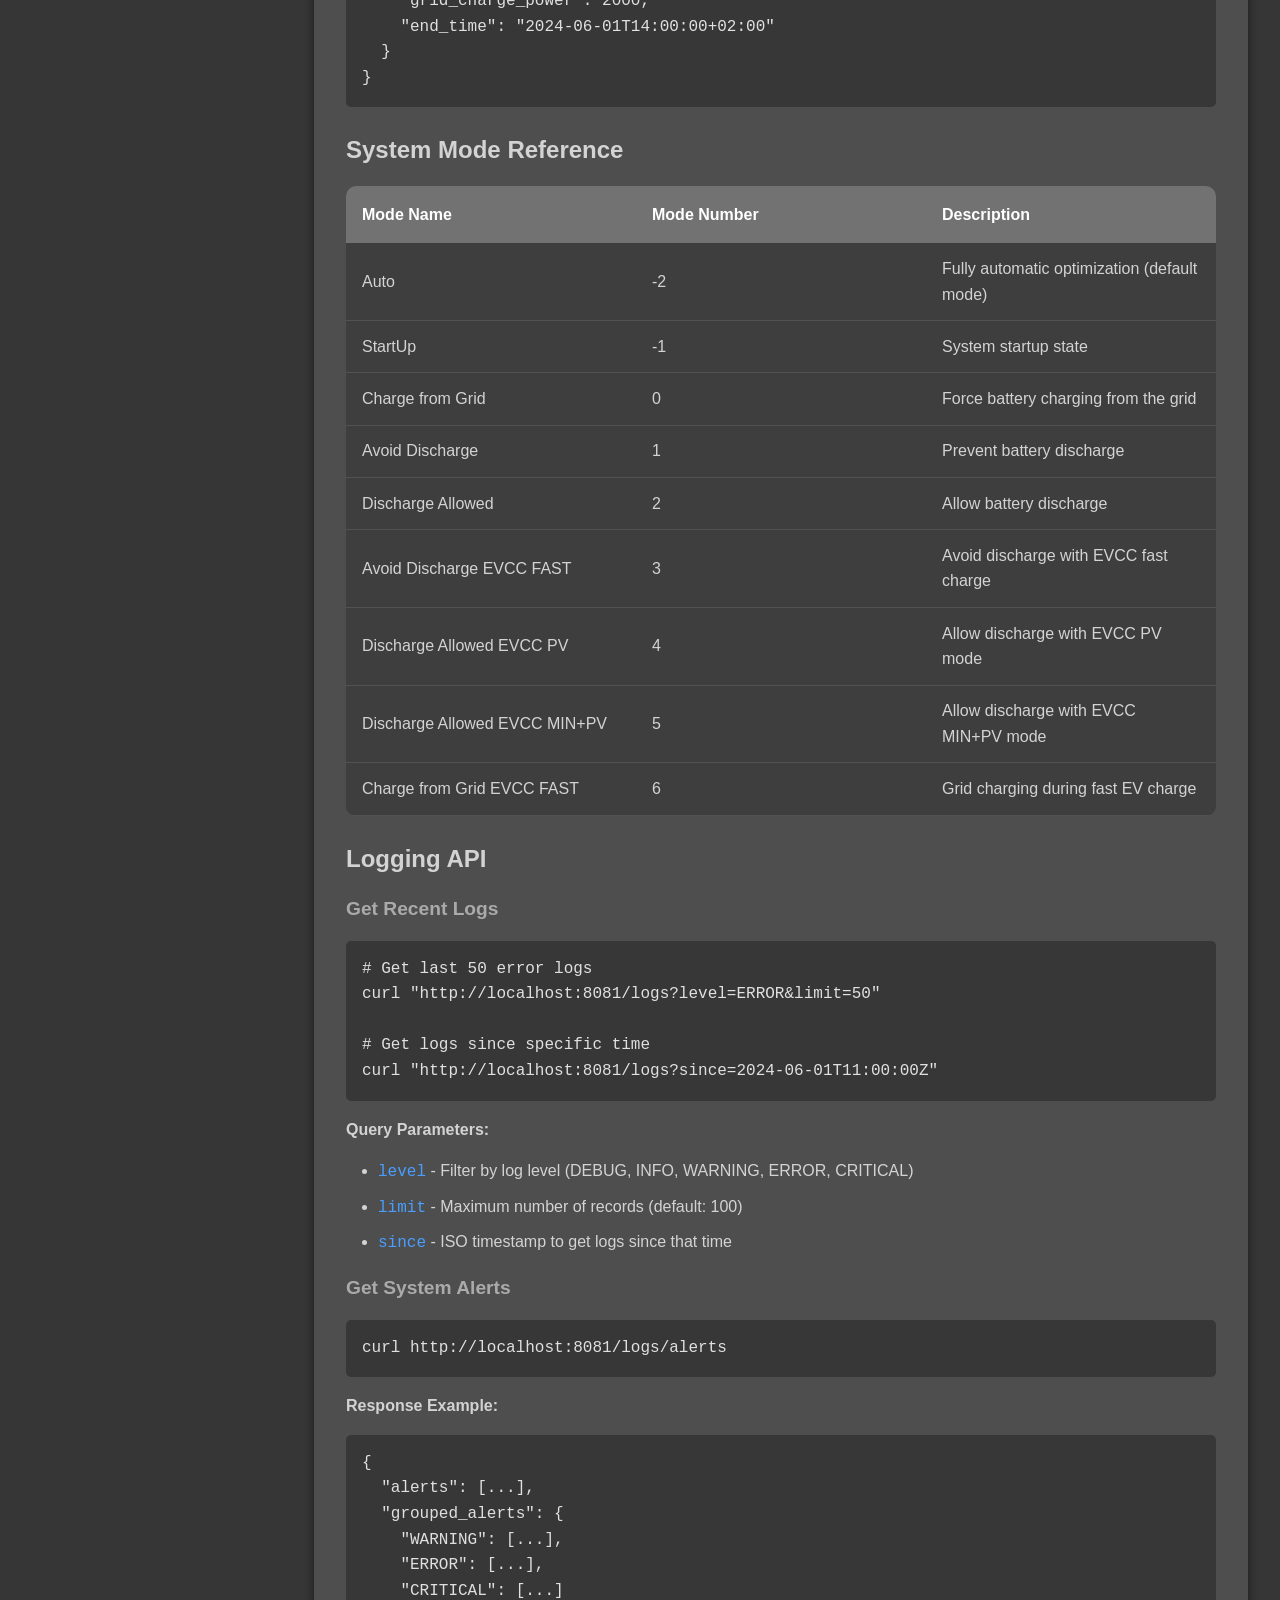
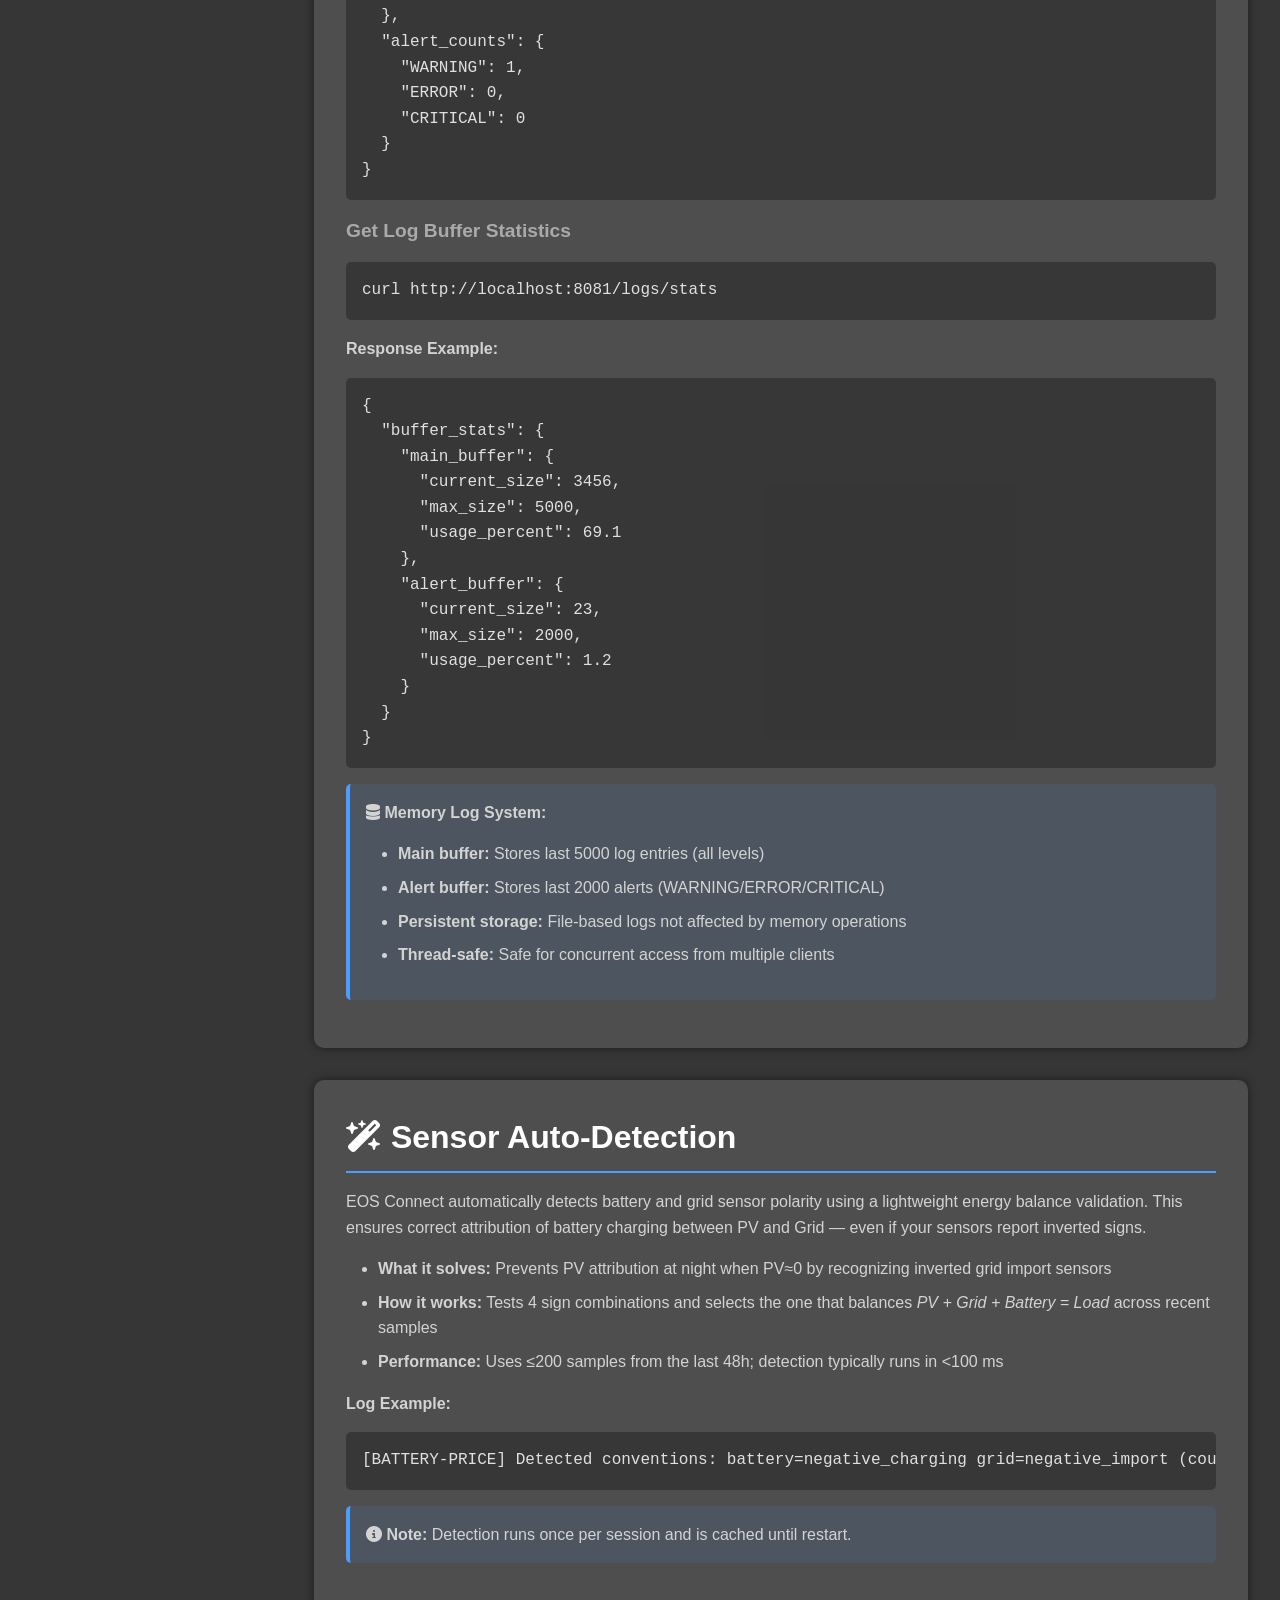
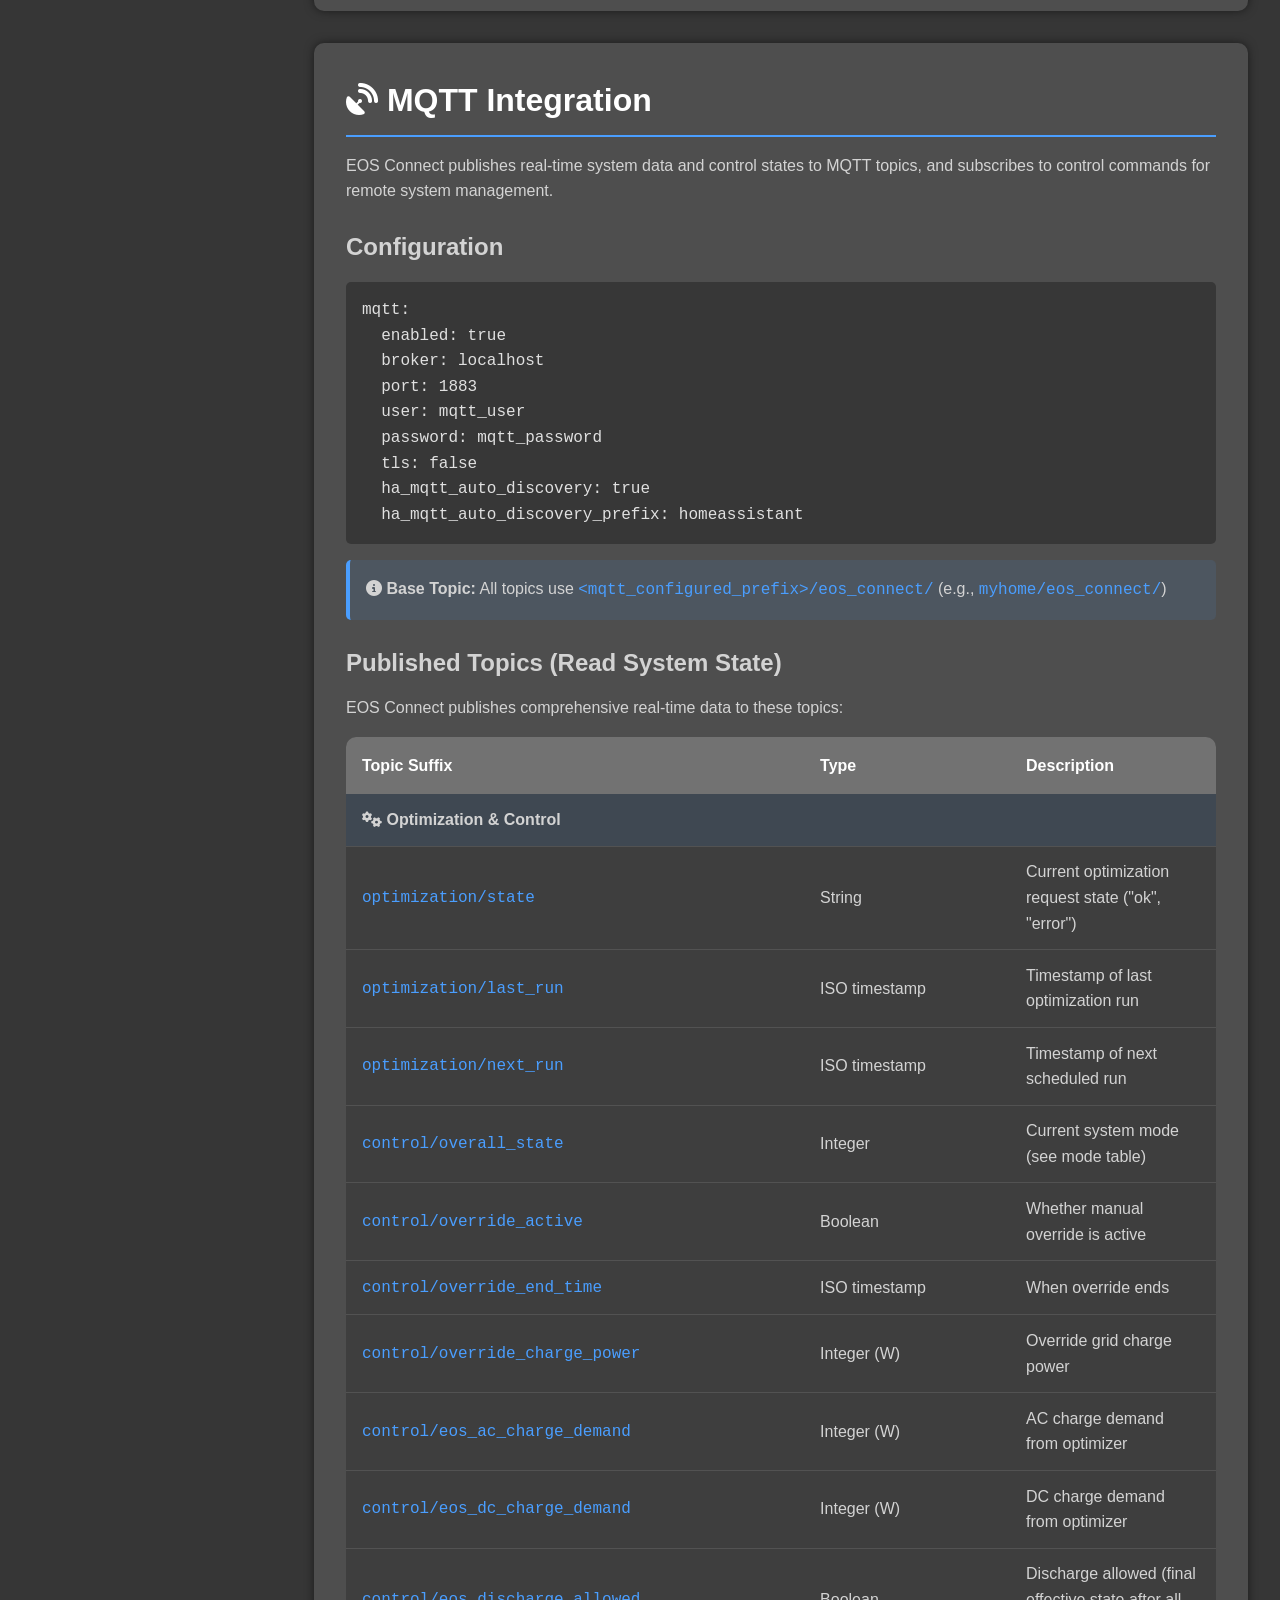
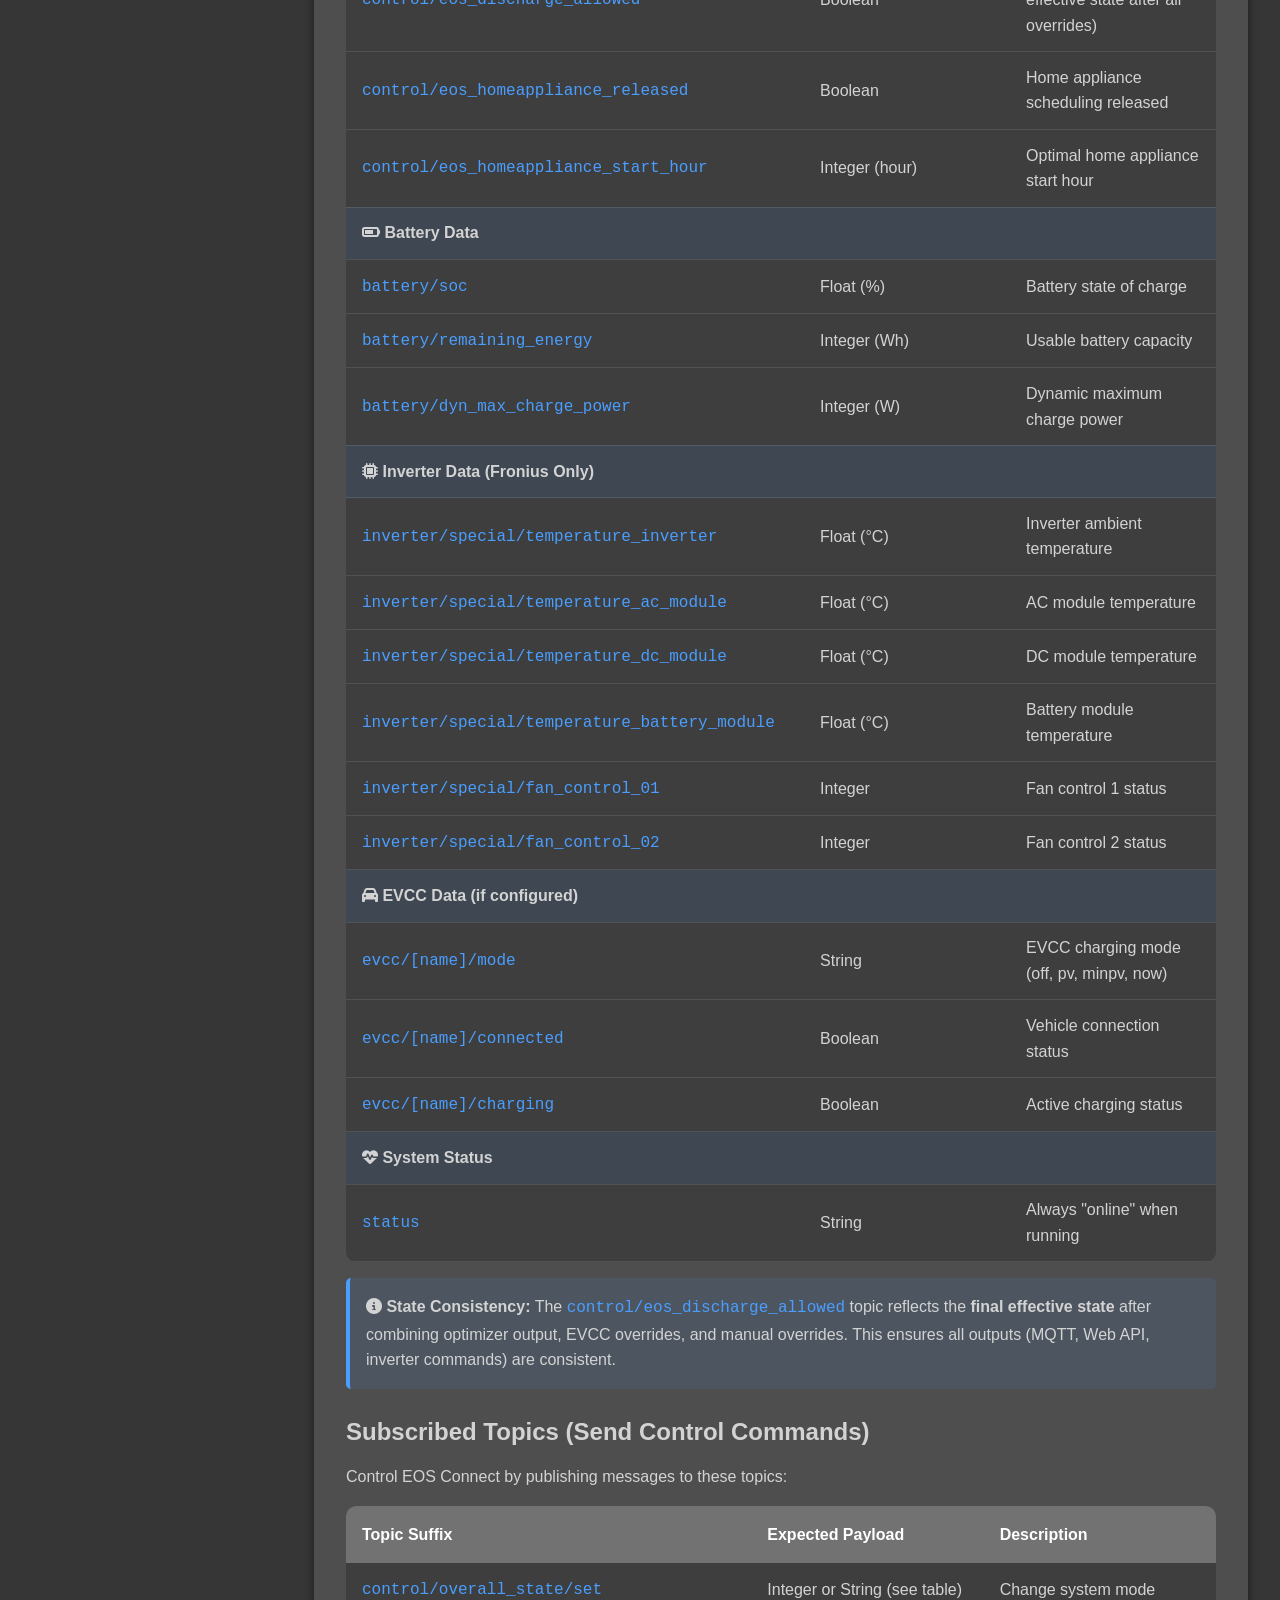
<file: docs/advanced/index.html>
<!DOCTYPE html>
<html lang="en">
<head>
    <meta charset="UTF-8">
    <meta name="viewport" content="width=device-width, initial-scale=1.0">
    <title>Advanced Features - EOS Connect Documentation</title>
    <link rel="stylesheet" href="../assets/css/style.css">
    <link rel="stylesheet" href="https://cdnjs.cloudflare.com/ajax/libs/font-awesome/6.7.2/css/all.min.css">
</head>
<body>
    <!-- DRAFT BANNER - REMOVE WHEN FINALIZED -->
    <div class="draft-banner">
        <i class="fas fa-exclamation-triangle"></i> DRAFT DOCUMENTATION - UNDER REVIEW <i class="fas fa-exclamation-triangle"></i>
    </div>
    <!-- END DRAFT BANNER -->

    <nav class="nav-header">
        <div class="nav-container">
            <a href="../index.html" class="nav-logo">
                <img src="../assets/images/icon.png" alt="EOS Connect" style="height: 48px; vertical-align: middle; margin-right: 8px;">
                <span>EOS Connect</span>
                <span class="version-badge">v0.2.31</span>
            </a>
            <button class="mobile-menu-toggle" onclick="toggleMobileMenu()" aria-label="Toggle menu">
                <i class="fas fa-bars"></i>
            </button>
            <ul class="nav-menu">
                <li><a href="../index.html">Home</a></li>
                <li><a href="../what-is/index.html">What Is</a></li>
                <li><a href="../user-guide/index.html">User Guide</a></li>
                <li><a href="../user-guide/configuration.html">Configuration</a></li>
                <li><a href="index.html" class="active">Advanced</a></li>
                <li><a href="../developer/index.html">Developer</a></li>
                <li><a href="https://github.com/ohAnd/EOS_connect" target="_blank"><i class="fab fa-github"></i> GitHub</a></li>
                <li><a href="https://github.com/sponsors/ohAnd" target="_blank" title="Sponsor the project"><i class="fas fa-mug-hot"></i></a></li>
            </ul>
        </div>
    </nav>

    <div class="container">
        <div class="page-wrapper">
            <aside class="toc-sidebar">
                <h3>On This Page</h3>
                <nav class="toc-nav">
                    <a href="#rest-api" class="toc-link">REST API</a>
                    <a href="#api-examples" class="toc-link toc-sub">→ API Examples</a>
                    <a href="#field-reference" class="toc-link toc-sub">→ Field Reference</a>
                    <a href="#current-states" class="toc-link toc-sub">→ current_states</a>
                    <a href="#battery-fields" class="toc-link toc-sub">→ battery</a>
                    <a href="#stored-energy" class="toc-link toc-sub">→ stored_energy</a>
                    <a href="#charging-sessions" class="toc-link toc-sub">→ charging_sessions</a>
                    <a href="#system-mode-ref" class="toc-link toc-sub">→ System Modes</a>
                    <a href="#logging-api" class="toc-link toc-sub">→ Logging API</a>
                    <a href="#mqtt" class="toc-link">MQTT Integration</a>
                    <a href="#mqtt-published" class="toc-link toc-sub">→ Published Topics</a>
                    <a href="#mqtt-subscribed" class="toc-link toc-sub">→ Subscribed Topics</a>
                    <a href="#mqtt-mode-control" class="toc-link toc-sub">→ Mode Control</a>
                    <a href="#mqtt-examples" class="toc-link toc-sub">→ Examples</a>
                    <a href="#integrations" class="toc-link">Integrations</a>
                    <a href="#automation" class="toc-link">Automation</a>
                    <a href="#sensor-detection" class="toc-link">Sensor Auto-Detection</a>
                </nav>
            </aside>

            <main class="main-content">
        <div class="hero">
            <h1>Advanced Features</h1>
            <p>API integration, MQTT control, external system integration, and automation</p>
        </div>

        <!-- Navigation Blocks -->
        <div class="main-blocks">
            <div class="block-card">
                <div class="card-header">
                    <div class="icon"><i class="fas fa-exchange-alt"></i></div>
                    <h3>REST API</h3>
                </div>
                <p>HTTP endpoints for reading system state and controlling EOS Connect</p>
                <a href="#rest-api" class="btn">Learn More →</a>
            </div>
            <div class="block-card">
                <div class="card-header">
                    <div class="icon"><i class="fas fa-satellite-dish"></i></div>
                    <h3>MQTT Integration</h3>
                </div>
                <p>Real-time data publishing and command subscription via MQTT</p>
                <a href="#mqtt" class="btn">Learn More →</a>
            </div>
            <div class="block-card">
                <div class="card-header">
                    <div class="icon"><i class="fas fa-plug"></i></div>
                    <h3>Integrations</h3>
                </div>
                <p>Home Assistant, OpenHAB, EVCC, and inverter integration details</p>
                <a href="#integrations" class="btn">Learn More →</a>
            </div>
            <div class="block-card">
                <div class="card-header">
                    <div class="icon"><i class="fas fa-robot"></i></div>
                    <h3>Automation</h3>
                </div>
                <p>Examples for automating EOS Connect with your smart home</p>
                <a href="#automation" class="btn">Learn More →</a>
            </div>
        </div>

        <!-- REST API Section -->
        <div class="content-section" id="rest-api">
            <h2><i class="fas fa-globe"></i> REST API</h2>
            <p>EOS Connect provides a comprehensive RESTful web API for real-time data access and remote control on port 8081 (configurable). All endpoints return JSON and can be accessed via HTTP requests.</p>

            <div class="alert alert-info">
                <strong><i class="fas fa-info-circle"></i> Base URL:</strong> All endpoints use <code>http://&lt;host&gt;:&lt;port&gt;/</code> (Default port: 8081)
            </div>

            <h3>Main Endpoints</h3>
            <table>
                <thead>
                    <tr>
                        <th>Endpoint</th>
                        <th>Method</th>
                        <th>Description</th>
                    </tr>
                </thead>
                <tbody>
                    <tr>
                        <td><code>/json/current_controls.json</code></td>
                        <td>GET</td>
                        <td>Current system control states (AC/DC charge, mode, discharge state) - reflects final combined state after all overrides</td>
                    </tr>
                    <tr>
                        <td><code>/json/optimize_request.json</code></td>
                        <td>GET</td>
                        <td>Last optimization request sent to EOS</td>
                    </tr>
                    <tr>
                        <td><code>/json/optimize_response.json</code></td>
                        <td>GET</td>
                        <td>Last optimization response from EOS</td>
                    </tr>
                    <tr>
                        <td><code>/controls/mode_override</code></td>
                        <td>POST</td>
                        <td>Override system mode, duration, and grid charge power</td>
                    </tr>
                    <tr>
                        <td><code>/logs</code></td>
                        <td>GET</td>
                        <td>Retrieve application logs with optional filtering</td>
                    </tr>
                    <tr>
                        <td><code>/logs/alerts</code></td>
                        <td>GET</td>
                        <td>Retrieve warning and error logs for alert system</td>
                    </tr>
                    <tr>
                        <td><code>/logs/clear</code></td>
                        <td>POST</td>
                        <td>Clear all stored logs from memory (file logs remain intact)</td>
                    </tr>
                    <tr>
                        <td><code>/logs/alerts/clear</code></td>
                        <td>POST</td>
                        <td>Clear only alert logs from memory</td>
                    </tr>
                    <tr>
                        <td><code>/logs/stats</code></td>
                        <td>GET</td>
                        <td>Get buffer usage statistics for log storage</td>
                    </tr>
                </tbody>
            </table>

            <h3 id="api-examples">API Examples</h3>

            <h4>Get Current Control States</h4>
            <pre><code>curl http://localhost:8081/json/current_controls.json</code></pre>
            
            <p><strong>Response Example:</strong></p>
            <pre><code>{
  "current_states": {
    "current_ac_charge_demand": 0,
    "current_dc_charge_demand": 10000.0,
    "current_discharge_allowed": true,
    "inverter_mode": "MODE DISCHARGE ALLOWED",
    "inverter_mode_num": 2,
    "override_active": false,
    "override_end_time": 0
  },
  "battery": {
    "soc": 23.8,
    "usable_capacity": 3867.11,
    "max_charge_power_dyn": 10000,
    "max_charge_power_fix": 10000,
    "charging_curve_enabled": true,
    "temperature": 25.4,
    "max_grid_charge_rate": 10000,
    "stored_energy": {
      "stored_energy_price": 0.000215,
      "duration_of_analysis": 96,
      "charged_energy": 12450.5,
      "charged_from_pv": 8500.0,
      "charged_from_grid": 3950.5,
      "ratio": 68.3,
      "charging_sessions": [
        {
          "start_time": "2025-12-21T11:58:06+00:00",
          "end_time": "2025-12-21T14:03:17+00:00",
          "charged_energy": 772.9,
          "charged_from_pv": 772.3,
          "charged_from_grid": 0.6,
          "ratio": 99.9,
          "cost": 0.0002,
          "is_inventory": true,
          "inventory_energy": 772.9
        }
      ],
      "last_update": "2025-12-22T10:15:00Z"
    }
  },
  "localization": {
    "currency": "EUR",
    "currency_symbol": "€",
    "currency_minor_unit": "ct"
  },
  "evcc": {
    "charging_state": false,
    "current_sessions": [...]
  },
  "state": {
    "request_state": "response received",
    "last_request_timestamp": "2024-11-14T22:28:56.678704+02:00",
    "last_response_timestamp": "2024-11-14T22:30:01.194684+02:00",
    "next_run": "2024-11-14T22:35:01.196502+02:00"
  },
  "used_optimization_source": "eos_server",
  "used_time_frame_base": 3600,
  "eos_connect_version": "0.2.01.138-develop",
  "timestamp": "2024-06-01T12:00:00+02:00",
  "api_version": "0.0.3"
}</code></pre>

            <div class="alert alert-info">
                <strong><i class="fas fa-info-circle"></i> State Consistency:</strong> 
                The <code>current_discharge_allowed</code> field reflects the <strong>final effective state</strong> after all overrides (EVCC modes, manual overrides) are applied.
            </div>

            <h4 id="field-reference">Response Field Reference</h4>
            
            <h5 id="current-states">current_states</h5>
            <table>
                <thead>
                    <tr>
                        <th>Field</th>
                        <th>Type</th>
                        <th>Description</th>
                    </tr>
                </thead>
                <tbody>
                    <tr>
                        <td><code>current_ac_charge_demand</code></td>
                        <td>Integer (W)</td>
                        <td>AC charge power demand from optimizer (after overrides)</td>
                    </tr>
                    <tr>
                        <td><code>current_dc_charge_demand</code></td>
                        <td>Float (W)</td>
                        <td>DC charge power demand from optimizer (after overrides)</td>
                    </tr>
                    <tr>
                        <td><code>current_discharge_allowed</code></td>
                        <td>Boolean</td>
                        <td>Whether battery discharge is allowed (final state after all overrides)</td>
                    </tr>
                    <tr>
                        <td><code>inverter_mode</code></td>
                        <td>String</td>
                        <td>Current inverter mode as human-readable text</td>
                    </tr>
                    <tr>
                        <td><code>inverter_mode_num</code></td>
                        <td>Integer</td>
                        <td>Current inverter mode as number (see mode table)</td>
                    </tr>
                    <tr>
                        <td><code>override_active</code></td>
                        <td>Boolean</td>
                        <td>Whether manual mode override is currently active</td>
                    </tr>
                    <tr>
                        <td><code>override_end_time</code></td>
                        <td>Integer (timestamp)</td>
                        <td>Unix timestamp when override ends (0 if not active)</td>
                    </tr>
                </tbody>
            </table>

            <h5 id="battery-fields">battery</h5>
            <table>
                <thead>
                    <tr>
                        <th>Field</th>
                        <th>Type</th>
                        <th>Description</th>
                    </tr>
                </thead>
                <tbody>
                    <tr>
                        <td><code>soc</code></td>
                        <td>Float (%)</td>
                        <td>Battery state of charge percentage</td>
                    </tr>
                    <tr>
                        <td><code>usable_capacity</code></td>
                        <td>Float (Wh)</td>
                        <td>Current usable battery capacity</td>
                    </tr>
                    <tr>
                        <td><code>max_charge_power_dyn</code></td>
                        <td>Integer (W)</td>
                        <td>Dynamic maximum charge power (adjusted by temperature/SOC)</td>
                    </tr>
                    <tr>
                        <td><code>max_charge_power_fix</code></td>
                        <td>Integer (W)</td>
                        <td>Fixed maximum charge power from configuration</td>
                    </tr>
                    <tr>
                        <td><code>charging_curve_enabled</code></td>
                        <td>Boolean</td>
                        <td>Whether temperature-based charging curve is enabled</td>
                    </tr>
                    <tr>
                        <td><code>temperature</code></td>
                        <td>Float (°C)</td>
                        <td>Current battery temperature (if available)</td>
                    </tr>
                    <tr>
                        <td><code>max_grid_charge_rate</code></td>
                        <td>Integer (W)</td>
                        <td>Maximum allowed grid charge rate from configuration</td>
                    </tr>
                    <tr>
                        <td><code>stored_energy</code></td>
                        <td>Object</td>
                        <td>Battery price analysis results (see stored_energy section below)</td>
                    </tr>
                </tbody>
            </table>

            <h5 id="stored-energy">stored_energy (Battery Price Analysis)</h5>
            <table>
                <thead>
                    <tr>
                        <th>Field</th>
                        <th>Type</th>
                        <th>Description</th>
                    </tr>
                </thead>
                <tbody>
                    <tr>
                        <td><code>stored_energy_price</code></td>
                        <td>Float (€/Wh)</td>
                        <td>Calculated cost per Wh of energy currently in battery</td>
                    </tr>
                    <tr>
                        <td><code>duration_of_analysis</code></td>
                        <td>Integer (hours)</td>
                        <td>How far back historical data was analyzed</td>
                    </tr>
                    <tr>
                        <td><code>charged_energy</code></td>
                        <td>Float (Wh)</td>
                        <td>Total energy charged in analysis period</td>
                    </tr>
                    <tr>
                        <td><code>charged_from_pv</code></td>
                        <td>Float (Wh)</td>
                        <td>Energy charged from solar PV</td>
                    </tr>
                    <tr>
                        <td><code>charged_from_grid</code></td>
                        <td>Float (Wh)</td>
                        <td>Energy charged from grid</td>
                    </tr>
                    <tr>
                        <td><code>ratio</code></td>
                        <td>Float (%)</td>
                        <td>Percentage of energy from PV vs grid</td>
                    </tr>
                    <tr>
                        <td><code>charging_sessions</code></td>
                        <td>Array</td>
                        <td>Detailed list of charging sessions (see charging_sessions below)</td>
                    </tr>
                    <tr>
                        <td><code>last_update</code></td>
                        <td>ISO timestamp</td>
                        <td>When this analysis was last updated</td>
                    </tr>
                </tbody>
            </table>

            <h5 id="charging-sessions">charging_sessions (Individual Sessions)</h5>
            <table>
                <thead>
                    <tr>
                        <th>Field</th>
                        <th>Type</th>
                        <th>Description</th>
                    </tr>
                </thead>
                <tbody>
                    <tr>
                        <td><code>start_time</code></td>
                        <td>ISO timestamp</td>
                        <td>When this charging session started</td>
                    </tr>
                    <tr>
                        <td><code>end_time</code></td>
                        <td>ISO timestamp</td>
                        <td>When this charging session ended</td>
                    </tr>
                    <tr>
                        <td><code>charged_energy</code></td>
                        <td>Float (Wh)</td>
                        <td>Total energy charged in this session</td>
                    </tr>
                    <tr>
                        <td><code>charged_from_pv</code></td>
                        <td>Float (Wh)</td>
                        <td>Energy from PV in this session</td>
                    </tr>
                    <tr>
                        <td><code>charged_from_grid</code></td>
                        <td>Float (Wh)</td>
                        <td>Energy from grid in this session</td>
                    </tr>
                    <tr>
                        <td><code>ratio</code></td>
                        <td>Float (%)</td>
                        <td>PV percentage for this session</td>
                    </tr>
                    <tr>
                        <td><code>cost</code></td>
                        <td>Float (€)</td>
                        <td>Cost of grid energy in this session</td>
                    </tr>
                    <tr>
                        <td><code>is_inventory</code></td>
                        <td>Boolean</td>
                        <td>Whether this session's energy is currently in the battery (LIFO model)</td>
                    </tr>
                    <tr>
                        <td><code>inventory_energy</code></td>
                        <td>Float (Wh)</td>
                        <td>How much energy from this session is still in the battery</td>
                    </tr>
                </tbody>
            </table>

            <h5>localization</h5>
            <table>
                <thead>
                    <tr>
                        <th>Field</th>
                        <th>Type</th>
                        <th>Description</th>
                    </tr>
                </thead>
                <tbody>
                    <tr>
                        <td><code>currency</code></td>
                        <td>String</td>
                        <td>Currency code (e.g., EUR, USD, DKK)</td>
                    </tr>
                    <tr>
                        <td><code>currency_symbol</code></td>
                        <td>String</td>
                        <td>Currency symbol (e.g., €, $, kr)</td>
                    </tr>
                    <tr>
                        <td><code>currency_minor_unit</code></td>
                        <td>String</td>
                        <td>Minor unit name (e.g., ct for cents, øre)</td>
                    </tr>
                </tbody>
            </table>

            <h5>evcc</h5>
            <table>
                <thead>
                    <tr>
                        <th>Field</th>
                        <th>Type</th>
                        <th>Description</th>
                    </tr>
                </thead>
                <tbody>
                    <tr>
                        <td><code>charging_state</code></td>
                        <td>Boolean</td>
                        <td>Whether any EVCC charger is currently active</td>
                    </tr>
                    <tr>
                        <td><code>charging_mode</code></td>
                        <td>String</td>
                        <td>Current EVCC charging mode (off, pv, minpv, now)</td>
                    </tr>
                    <tr>
                        <td><code>current_sessions</code></td>
                        <td>Array</td>
                        <td>Detailed data for each configured EVCC charger (vehicle status, charging details, etc.)</td>
                    </tr>
                </tbody>
            </table>

            <div class="alert alert-info">
                <strong><i class="fas fa-plug"></i> EVCC unreachable at startup:</strong>
                If the EVCC API is down when EOS Connect starts, the service now keeps safe default charger data and keeps retrying instead of stopping the update loop. Once EVCC responds again, loadpoint and vehicle details resume automatically on the next poll.
            </div>

            <h5>inverter</h5>
            <table>
                <thead>
                    <tr>
                        <th>Field</th>
                        <th>Type</th>
                        <th>Description</th>
                    </tr>
                </thead>
                <tbody>
                    <tr>
                        <td><code>inverter_special_data</code></td>
                        <td>Object / null</td>
                        <td>Fronius-specific telemetry data (temperatures, fan speeds) - only available for Fronius Gen24 inverters</td>
                    </tr>
                </tbody>
            </table>

            <h5>state (Optimization Scheduler)</h5>
            <table>
                <thead>
                    <tr>
                        <th>Field</th>
                        <th>Type</th>
                        <th>Description</th>
                    </tr>
                </thead>
                <tbody>
                    <tr>
                        <td><code>request_state</code></td>
                        <td>String</td>
                        <td>Current state of optimizer (e.g., "response received")</td>
                    </tr>
                    <tr>
                        <td><code>last_request_timestamp</code></td>
                        <td>ISO timestamp</td>
                        <td>When the last optimization request was sent</td>
                    </tr>
                    <tr>
                        <td><code>last_response_timestamp</code></td>
                        <td>ISO timestamp</td>
                        <td>When the last optimization response was received</td>
                    </tr>
                    <tr>
                        <td><code>next_run</code></td>
                        <td>ISO timestamp</td>
                        <td>When the next optimization will run</td>
                    </tr>
                </tbody>
            </table>

            <h5>Root Level Fields</h5>
            <table>
                <thead>
                    <tr>
                        <th>Field</th>
                        <th>Type</th>
                        <th>Description</th>
                    </tr>
                </thead>
                <tbody>
                    <tr>
                        <td><code>used_optimization_source</code></td>
                        <td>String</td>
                        <td>Which optimizer backend is being used (eos_server or evopt)</td>
                    </tr>
                    <tr>
                        <td><code>used_time_frame_base</code></td>
                        <td>Integer (seconds)</td>
                        <td>Optimization cycle time frame (3600 = 1 hour, 900 = 15 min)</td>
                    </tr>
                    <tr>
                        <td><code>eos_connect_version</code></td>
                        <td>String</td>
                        <td>EOS Connect software version</td>
                    </tr>
                    <tr>
                        <td><code>timestamp</code></td>
                        <td>ISO timestamp</td>
                        <td>When this response was generated</td>
                    </tr>
                    <tr>
                        <td><code>api_version</code></td>
                        <td>String</td>
                        <td>API version (current: 0.0.3)</td>
                    </tr>
                </tbody>
            </table>

            <h4>Override System Mode</h4>
            <pre><code>curl -X POST http://localhost:8081/controls/mode_override \
  -H "Content-Type: application/json" \
  -d '{
    "mode": 1,
    "duration": "02:00",
    "grid_charge_power": 2.0
  }'</code></pre>

            <p><strong>Request Parameters:</strong></p>
            <ul>
                <li><code>mode</code> - Integer (see mode table below)</li>
                <li><code>duration</code> - String, format "HH:MM"</li>
                <li><code>grid_charge_power</code> - Float, kW (e.g., 2.0 for 2000 W)</li>
            </ul>

            <p><strong>Success Response:</strong></p>
            <pre><code>{
  "status": "success",
  "message": "Mode override applied",
  "applied_settings": {
    "mode": 1,
    "mode_name": "ChargeFromGrid",
    "duration": "02:00",
    "grid_charge_power": 2000,
    "end_time": "2024-06-01T14:00:00+02:00"
  }
}</code></pre>

            <h3 id="system-mode-ref">System Mode Reference</h3>
            <table>
                <thead>
                    <tr>
                        <th>Mode Name</th>
                        <th>Mode Number</th>
                        <th>Description</th>
                    </tr>
                </thead>
                <tbody>
                    <tr>
                        <td>Auto</td>
                        <td>-2</td>
                        <td>Fully automatic optimization (default mode)</td>
                    </tr>
                    <tr>
                        <td>StartUp</td>
                        <td>-1</td>
                        <td>System startup state</td>
                    </tr>
                    <tr>
                        <td>Charge from Grid</td>
                        <td>0</td>
                        <td>Force battery charging from the grid</td>
                    </tr>
                    <tr>
                        <td>Avoid Discharge</td>
                        <td>1</td>
                        <td>Prevent battery discharge</td>
                    </tr>
                    <tr>
                        <td>Discharge Allowed</td>
                        <td>2</td>
                        <td>Allow battery discharge</td>
                    </tr>
                    <tr>
                        <td>Avoid Discharge EVCC FAST</td>
                        <td>3</td>
                        <td>Avoid discharge with EVCC fast charge</td>
                    </tr>
                    <tr>
                        <td>Discharge Allowed EVCC PV</td>
                        <td>4</td>
                        <td>Allow discharge with EVCC PV mode</td>
                    </tr>
                    <tr>
                        <td>Discharge Allowed EVCC MIN+PV</td>
                        <td>5</td>
                        <td>Allow discharge with EVCC MIN+PV mode</td>
                    </tr>
                    <tr>
                        <td>Charge from Grid EVCC FAST</td>
                        <td>6</td>
                        <td>Grid charging during fast EV charge</td>
                    </tr>
                </tbody>
            </table>

            <h3 id="logging-api">Logging API</h3>
            <h4>Get Recent Logs</h4>
            <pre><code># Get last 50 error logs
curl "http://localhost:8081/logs?level=ERROR&limit=50"

# Get logs since specific time
curl "http://localhost:8081/logs?since=2024-06-01T11:00:00Z"</code></pre>

            <p><strong>Query Parameters:</strong></p>
            <ul>
                <li><code>level</code> - Filter by log level (DEBUG, INFO, WARNING, ERROR, CRITICAL)</li>
                <li><code>limit</code> - Maximum number of records (default: 100)</li>
                <li><code>since</code> - ISO timestamp to get logs since that time</li>
            </ul>

            <h4>Get System Alerts</h4>
            <pre><code>curl http://localhost:8081/logs/alerts</code></pre>

            <p><strong>Response Example:</strong></p>
            <pre><code>{
  "alerts": [...],
  "grouped_alerts": {
    "WARNING": [...],
    "ERROR": [...],
    "CRITICAL": [...]
  },
  "alert_counts": {
    "WARNING": 1,
    "ERROR": 0,
    "CRITICAL": 0
  }
}</code></pre>

            <h4>Get Log Buffer Statistics</h4>
            <pre><code>curl http://localhost:8081/logs/stats</code></pre>

            <p><strong>Response Example:</strong></p>
            <pre><code>{
  "buffer_stats": {
    "main_buffer": {
      "current_size": 3456,
      "max_size": 5000,
      "usage_percent": 69.1
    },
    "alert_buffer": {
      "current_size": 23,
      "max_size": 2000,
      "usage_percent": 1.2
    }
  }
}</code></pre>

            <div class="alert alert-info">
                <strong><i class="fas fa-database"></i> Memory Log System:</strong>
                <ul>
                    <li><strong>Main buffer:</strong> Stores last 5000 log entries (all levels)</li>
                    <li><strong>Alert buffer:</strong> Stores last 2000 alerts (WARNING/ERROR/CRITICAL)</li>
                    <li><strong>Persistent storage:</strong> File-based logs not affected by memory operations</li>
                    <li><strong>Thread-safe:</strong> Safe for concurrent access from multiple clients</li>
                </ul>
            </div>
        </div>

        <!-- Sensor Auto-Detection Section -->
        <div class="content-section" id="sensor-detection">
            <h2><i class="fas fa-wand-magic-sparkles"></i> Sensor Auto-Detection</h2>
            <p>EOS Connect automatically detects battery and grid sensor polarity using a lightweight energy balance validation. This ensures correct attribution of battery charging between PV and Grid — even if your sensors report inverted signs.</p>
            <ul>
                <li><strong>What it solves:</strong> Prevents PV attribution at night when PV≈0 by recognizing inverted grid import sensors</li>
                <li><strong>How it works:</strong> Tests 4 sign combinations and selects the one that balances <em>PV + Grid + Battery = Load</em> across recent samples</li>
                <li><strong>Performance:</strong> Uses ≤200 samples from the last 48h; detection typically runs in &lt;100 ms</li>
            </ul>
            <p><strong>Log Example:</strong></p>
            <pre><code>[BATTERY-PRICE] Detected conventions: battery=negative_charging grid=negative_import (counts: 49,2,201,2 from 203 samples)</code></pre>
            <div class="alert alert-info">
                <strong><i class="fas fa-info-circle"></i> Note:</strong> Detection runs once per session and is cached until restart.
            </div>
        </div>

        <!-- MQTT Section -->
        <div class="content-section" id="mqtt">
            <h2><i class="fas fa-satellite-dish"></i> MQTT Integration</h2>
            <p>EOS Connect publishes real-time system data and control states to MQTT topics, and subscribes to control commands for remote system management.</p>

            <h3>Configuration</h3>
            <pre><code>mqtt:
  enabled: true
  broker: localhost
  port: 1883
  user: mqtt_user
  password: mqtt_password
  tls: false
  ha_mqtt_auto_discovery: true
  ha_mqtt_auto_discovery_prefix: homeassistant</code></pre>

            <div class="alert alert-info">
                <strong><i class="fas fa-info-circle"></i> Base Topic:</strong> All topics use <code>&lt;mqtt_configured_prefix&gt;/eos_connect/</code> (e.g., <code>myhome/eos_connect/</code>)
            </div>

            <h3 id="mqtt-published">Published Topics (Read System State)</h3>
            <p>EOS Connect publishes comprehensive real-time data to these topics:</p>

            <table>
                <thead>
                    <tr>
                        <th>Topic Suffix</th>
                        <th>Type</th>
                        <th>Description</th>
                    </tr>
                </thead>
                <tbody>
                    <tr>
                        <td colspan="3" style="background-color: rgba(74, 158, 255, 0.1); font-weight: bold;"><i class="fas fa-cogs"></i> Optimization & Control</td>
                    </tr>
                    <tr>
                        <td><code>optimization/state</code></td>
                        <td>String</td>
                        <td>Current optimization request state ("ok", "error")</td>
                    </tr>
                    <tr>
                        <td><code>optimization/last_run</code></td>
                        <td>ISO timestamp</td>
                        <td>Timestamp of last optimization run</td>
                    </tr>
                    <tr>
                        <td><code>optimization/next_run</code></td>
                        <td>ISO timestamp</td>
                        <td>Timestamp of next scheduled run</td>
                    </tr>
                    <tr>
                        <td><code>control/overall_state</code></td>
                        <td>Integer</td>
                        <td>Current system mode (see mode table)</td>
                    </tr>
                    <tr>
                        <td><code>control/override_active</code></td>
                        <td>Boolean</td>
                        <td>Whether manual override is active</td>
                    </tr>
                    <tr>
                        <td><code>control/override_end_time</code></td>
                        <td>ISO timestamp</td>
                        <td>When override ends</td>
                    </tr>
                    <tr>
                        <td><code>control/override_charge_power</code></td>
                        <td>Integer (W)</td>
                        <td>Override grid charge power</td>
                    </tr>
                    <tr>
                        <td><code>control/eos_ac_charge_demand</code></td>
                        <td>Integer (W)</td>
                        <td>AC charge demand from optimizer</td>
                    </tr>
                    <tr>
                        <td><code>control/eos_dc_charge_demand</code></td>
                        <td>Integer (W)</td>
                        <td>DC charge demand from optimizer</td>
                    </tr>
                    <tr>
                        <td><code>control/eos_discharge_allowed</code></td>
                        <td>Boolean</td>
                        <td>Discharge allowed (final effective state after all overrides)</td>
                    </tr>
                    <tr>
                        <td><code>control/eos_homeappliance_released</code></td>
                        <td>Boolean</td>
                        <td>Home appliance scheduling released</td>
                    </tr>
                    <tr>
                        <td><code>control/eos_homeappliance_start_hour</code></td>
                        <td>Integer (hour)</td>
                        <td>Optimal home appliance start hour</td>
                    </tr>
                    <tr>
                        <td colspan="3" style="background-color: rgba(74, 158, 255, 0.1); font-weight: bold;"><i class="fas fa-battery-three-quarters"></i> Battery Data</td>
                    </tr>
                    <tr>
                        <td><code>battery/soc</code></td>
                        <td>Float (%)</td>
                        <td>Battery state of charge</td>
                    </tr>
                    <tr>
                        <td><code>battery/remaining_energy</code></td>
                        <td>Integer (Wh)</td>
                        <td>Usable battery capacity</td>
                    </tr>
                    <tr>
                        <td><code>battery/dyn_max_charge_power</code></td>
                        <td>Integer (W)</td>
                        <td>Dynamic maximum charge power</td>
                    </tr>
                    <tr>
                        <td colspan="3" style="background-color: rgba(74, 158, 255, 0.1); font-weight: bold;"><i class="fas fa-microchip"></i> Inverter Data (Fronius Only)</td>
                    </tr>
                    <tr>
                        <td><code>inverter/special/temperature_inverter</code></td>
                        <td>Float (°C)</td>
                        <td>Inverter ambient temperature</td>
                    </tr>
                    <tr>
                        <td><code>inverter/special/temperature_ac_module</code></td>
                        <td>Float (°C)</td>
                        <td>AC module temperature</td>
                    </tr>
                    <tr>
                        <td><code>inverter/special/temperature_dc_module</code></td>
                        <td>Float (°C)</td>
                        <td>DC module temperature</td>
                    </tr>
                    <tr>
                        <td><code>inverter/special/temperature_battery_module</code></td>
                        <td>Float (°C)</td>
                        <td>Battery module temperature</td>
                    </tr>
                    <tr>
                        <td><code>inverter/special/fan_control_01</code></td>
                        <td>Integer</td>
                        <td>Fan control 1 status</td>
                    </tr>
                    <tr>
                        <td><code>inverter/special/fan_control_02</code></td>
                        <td>Integer</td>
                        <td>Fan control 2 status</td>
                    </tr>
                    <tr>
                        <td colspan="3" style="background-color: rgba(74, 158, 255, 0.1); font-weight: bold;"><i class="fas fa-car"></i> EVCC Data (if configured)</td>
                    </tr>
                    <tr>
                        <td><code>evcc/[name]/mode</code></td>
                        <td>String</td>
                        <td>EVCC charging mode (off, pv, minpv, now)</td>
                    </tr>
                    <tr>
                        <td><code>evcc/[name]/connected</code></td>
                        <td>Boolean</td>
                        <td>Vehicle connection status</td>
                    </tr>
                    <tr>
                        <td><code>evcc/[name]/charging</code></td>
                        <td>Boolean</td>
                        <td>Active charging status</td>
                    </tr>
                    <tr>
                        <td colspan="3" style="background-color: rgba(74, 158, 255, 0.1); font-weight: bold;"><i class="fas fa-heartbeat"></i> System Status</td>
                    </tr>
                    <tr>
                        <td><code>status</code></td>
                        <td>String</td>
                        <td>Always "online" when running</td>
                    </tr>
                </tbody>
            </table>

            <div class="alert alert-info">
                <strong><i class="fas fa-info-circle"></i> State Consistency:</strong> 
                The <code>control/eos_discharge_allowed</code> topic reflects the <strong>final effective state</strong> after combining optimizer output, EVCC overrides, and manual overrides. This ensures all outputs (MQTT, Web API, inverter commands) are consistent.
            </div>

            <h3 id="mqtt-subscribed">Subscribed Topics (Send Control Commands)</h3>
            <p>Control EOS Connect by publishing messages to these topics:</p>

            <table>
                <thead>
                    <tr>
                        <th>Topic Suffix</th>
                        <th>Expected Payload</th>
                        <th>Description</th>
                    </tr>
                </thead>
                <tbody>
                    <tr>
                        <td><code>control/overall_state/set</code></td>
                        <td>Integer or String (see table)</td>
                        <td>Change system mode</td>
                    </tr>
                    <tr>
                        <td><code>control/override_remain_time/set</code></td>
                        <td>String "HH:MM"</td>
                        <td>Set override duration (e.g., "02:00")</td>
                    </tr>
                    <tr>
                        <td><code>control/override_charge_power/set</code></td>
                        <td>Integer (watts)</td>
                        <td>Set grid charge power (e.g., 2000)</td>
                    </tr>
                </tbody>
            </table>

            <h3 id="mqtt-mode-control">System Mode Control Reference</h3>
            <p>When publishing to <code>control/overall_state/set</code>, use either mode name or number:</p>

            <table>
                <thead>
                    <tr>
                        <th>Mode Name</th>
                        <th>Mode Number</th>
                        <th>Description</th>
                    </tr>
                </thead>
                <tbody>
                    <tr>
                        <td>Auto</td>
                        <td>-2</td>
                        <td>Fully automatic optimization (default)</td>
                    </tr>
                    <tr>
                        <td>Charge from Grid</td>
                        <td>0</td>
                        <td>Force battery charging from grid</td>
                    </tr>
                    <tr>
                        <td>Avoid Discharge</td>
                        <td>1</td>
                        <td>Prevent battery discharge</td>
                    </tr>
                    <tr>
                        <td>Discharge Allowed</td>
                        <td>2</td>
                        <td>Allow battery discharge</td>
                    </tr>
                </tbody>
            </table>

            <div class="alert alert-info">
                <strong><i class="fas fa-info-circle"></i> EVCC Modes:</strong> 
                Additional modes (3-6) exist for EVCC integration but are automatically set by the system. Manual selection via MQTT reverts to Auto (-2).
            </div>

            <h3 id="mqtt-examples">MQTT Command Examples</h3>

            <h4>Set System to Automatic Mode</h4>
            <pre><code>mosquitto_pub -t "myhome/eos_connect/control/overall_state/set" -m "Auto"
# or
mosquitto_pub -t "myhome/eos_connect/control/overall_state/set" -m "-2"</code></pre>

            <h4>Force Grid Charging</h4>
            <pre><code>mosquitto_pub -t "myhome/eos_connect/control/overall_state/set" -m "Charge from Grid"
# or
mosquitto_pub -t "myhome/eos_connect/control/overall_state/set" -m "0"</code></pre>

            <h4>Set Override Duration to 1.5 Hours</h4>
            <pre><code>mosquitto_pub -t "myhome/eos_connect/control/override_remain_time/set" -m "01:30"</code></pre>

            <h4>Set Grid Charge Power to 1500W</h4>
            <pre><code>mosquitto_pub -t "myhome/eos_connect/control/override_charge_power/set" -m "1500"</code></pre>

            <h4>Monitor Battery SOC</h4>
            <pre><code>mosquitto_sub -t "myhome/eos_connect/battery/soc"</code></pre>

            <h3>Home Assistant MQTT Auto Discovery</h3>
            <p>When enabled (<code>ha_mqtt_auto_discovery: true</code>), EOS Connect automatically creates Home Assistant entities for all sensors and controls.</p>
            
            <div class="alert alert-info">
                <strong><i class="fas fa-home"></i> Auto-Created Entities:</strong>
                <ul>
                    <li><code>sensor.eos_connect_battery_soc</code></li>
                    <li><code>sensor.eos_connect_battery_remaining_energy</code></li>
                    <li><code>sensor.eos_connect_optimization_state</code></li>
                    <li><code>switch.eos_connect_discharge_allowed</code></li>
                    <li>And many more...</li>
                </ul>
            </div>

            <p>All entities are automatically organized under the <code>EOS Connect</code> device in Home Assistant.</p>
        </div>

        <!-- Integrations Section -->
        <div class="content-section" id="integrations">
            <h2><i class="fas fa-plug"></i> External Integrations</h2>

            <h3>Home Assistant Integration</h3>
            <h4>Add-on Installation</h4>
            <ol>
                <li>Add repository: <a href="https://github.com/ohAnd/ha_addons" target="_blank">ohAnd/ha_addons</a></li>
                <li>Install EOS Connect add-on</li>
                <li>Configure via add-on UI</li>
                <li>Enable MQTT in config for auto-discovery</li>
            </ol>

            <h4>Using Sensors</h4>
            <p>Configure sensor sources in config.yaml:</p>
            <pre><code>battery:
  source: homeassistant
  url: http://homeassistant:8123
  access_token: "your_long_lived_access_token"
  soc_sensor: sensor.battery_soc</code></pre>

            <h3>OpenHAB Integration</h3>
            <pre><code>load:
  source: openhab
  url: http://openhab:8080
  load_sensor: Load_Power

battery:
  source: openhab
  url: http://openhab:8080
  soc_sensor: Battery_SOC</code></pre>

            <h3>EVCC Integration</h3>
            <h4>As Data Source</h4>
            <pre><code>evcc:
  url: http://192.168.1.100:7070

pv_forecast_source:
  source: evcc  # Use EVCC's PV forecasts</code></pre>

            <h4>As Control Target</h4>
            <p>EOS Connect can monitor and control EVCC charging modes:</p>
            <ul>
                <li>PV-only charging</li>
                <li>Min+PV mode</li>
                <li>Fast charge</li>
                <li>Off</li>
            </ul>

            <h3>Fronius Inverter Integration</h3>
            <h4>Enhanced Interface (Recommended)</h4>
            <pre><code>inverter:
  type: fronius_gen24
  address: 192.168.1.12
  user: customer
  password: your_password
  max_grid_charge_rate: 5000
  max_pv_charge_rate: 5000</code></pre>

            <div class="alert alert-info">
                <strong><i class="fas fa-lightbulb"></i> Auto Firmware Detection:</strong> The enhanced interface automatically detects your Fronius firmware version and uses the appropriate authentication method (MD5 or SHA256).
            </div>

            <h4>Legacy Interface</h4>
            <p>Use <code>type: fronius_gen24_legacy</code> for corner cases or troubleshooting.</p>

            <h3>EVCC External Battery Control</h3>
            <p>Universal interface for all EVCC-supported inverters:</p>
            <pre><code>inverter:
  type: evcc
  # Inverter controlled via EVCC's external battery API</code></pre>
        </div>

        <!-- Automation Examples -->
        <div class="content-section" id="automation">
            <h2><i class="fas fa-robot"></i> Automation Examples</h2>

            <h3>Home Assistant Automations</h3>

            <h4>Charge Battery During Cheap Hours</h4>
            <pre><code>automation:
  - alias: "Charge battery during low prices"
    trigger:
      - platform: numeric_state
        entity_id: sensor.electricity_price
        below: 0.15  # €0.15/kWh
    condition:
      - condition: numeric_state
        entity_id: sensor.eos_connect_battery_soc
        below: 80
    action:
      - service: mqtt.publish
        data:
          topic: "myhome/eos_connect/control/overall_state/set"
          payload: "Charge from Grid"
      - service: mqtt.publish
        data:
          topic: "myhome/eos_connect/control/override_remain_time/set"
          payload: "02:00"</code></pre>

            <h4>Stop Discharge During High Load</h4>
            <pre><code>automation:
  - alias: "Preserve battery during high consumption"
    trigger:
      - platform: numeric_state
        entity_id: sensor.house_power
        above: 5000  # 5 kW
    action:
      - service: mqtt.publish
        data:
          topic: "myhome/eos_connect/control/overall_state/set"
          payload: "Avoid Discharge"</code></pre>

            <h3>Node-RED Flows</h3>
            <p>Use MQTT nodes to:</p>
            <ul>
                <li>Monitor EOS Connect status</li>
                <li>Trigger controls based on external events</li>
                <li>Create custom dashboards</li>
                <li>Log data to databases</li>
            </ul>

            <h3>Python Automation Script</h3>
            <pre><code>import requests
import json

# Get battery status
response = requests.get('http://localhost:8081/api/battery')
battery = response.json()

# If SOC below 20% and prices are low, force charge
if battery['soc'] < 0.20:
    requests.post('http://localhost:8081/api/controls/mode',
        json={'mode': 'ChargeFromGrid', 'duration_minutes': 120})</code></pre>
        </div>

        <!-- Advanced Configuration -->
        <div class="content-section">
            <h2><i class="fas fa-cog"></i> Advanced Configuration Tips</h2>

            <h3>Dynamic Battery Price Calculation</h3>
            <p>Enable for real cost tracking:</p>
            <pre><code>battery:
  price_calculation_enabled: true
  price_update_interval: 900  # 15 minutes
  price_history_lookback_hours: 96  # 4 days
  battery_power_sensor: sensor.battery_power
  pv_power_sensor: sensor.pv_power
  grid_power_sensor: sensor.grid_power
  price_sensor: sensor.electricity_price</code></pre>

            <h3>Multiple PV Installations</h3>
            <pre><code>pv_forecast:
  - name: Main_Roof_South
    azimuth: 180
    tilt: 25
    power: 5000
  - name: Garage_East
    azimuth: 90
    tilt: 15
    power: 2500
  - name: Carport_West
    azimuth: 270
    tilt: 10
    power: 3000</code></pre>

            <h3>Solcast with Rate Limiting</h3>
            <pre><code>pv_forecast_source:
  source: solcast
  api_key: "your_api_key"

# EOS Connect auto-extends to 2.5h intervals for Solcast
# to stay within 10 API calls/day limit</code></pre>

            <h3>Temperature-Based Battery Protection</h3>
            <pre><code>battery:
  charging_curve_enabled: true
  sensor_battery_temperature: sensor.byd_battery_temperature
  # Automatic power reduction in extreme temperatures</code></pre>
        </div>

        <!-- Next Steps -->
        <div class="content-section">
            <h2><i class="fas fa-arrow-right"></i> Next Steps</h2>
            <div class="feature-grid">
                <div class="feature-item">
                    <a href="../user-guide/configuration.html" class="btn-primary">Configuration →</a>
                    <p>Detailed configuration for all features</p>
                </div>
                <div class="feature-item">
                    <a href="../developer/index.html" class="btn-primary">Developer Guide →</a>
                    <p>Architecture and contribution info</p>
                </div>
                <div class="feature-item">
                    <a href="https://github.com/ohAnd/EOS_connect/discussions" class="btn-primary" target="_blank">Community →</a>
                    <p>Ask questions and share ideas</p>
                </div>
            </div>
        </div>
            </main>
        </div>
    </div>

    <!-- Footer -->
    <footer class="footer">
        <p>EOS Connect Documentation | <a href="../index.html">Home</a> | <a href="https://github.com/ohAnd/EOS_connect">GitHub</a> | <a href="https://github.com/sponsors/ohAnd">Sponsor</a></p>
    </footer>

    <!-- Scroll spy for TOC -->
    <script>
        const sections = document.querySelectorAll('.content-section[id]');
        const tocLinks = document.querySelectorAll('.toc-link');

        function highlightTOC() {
            let current = '';
            sections.forEach(section => {
                const sectionTop = section.offsetTop;
                if (pageYOffset >= sectionTop - 100) {
                    current = section.getAttribute('id');
                }
            });

            tocLinks.forEach(link => {
                link.classList.remove('active');
                if (link.getAttribute('href') === '#' + current) {
                    link.classList.add('active');
                }
            });
        }

        window.addEventListener('scroll', highlightTOC);
        highlightTOC();
    </script>

    <!-- Back to Top Button -->
    <button class="back-to-top" onclick="scrollToTop()" aria-label="Back to top">
        <i class="fas fa-chevron-up"></i>
    </button>

    <script>
function toggleMobileMenu() {
    const menu = document.querySelector('.nav-menu');
    menu.classList.toggle('mobile-active');
}

// Close mobile menu when clicking outside
document.addEventListener('click', function(event) {
    const menu = document.querySelector('.nav-menu');
    const toggle = document.querySelector('.mobile-menu-toggle');
    if (menu.classList.contains('mobile-active') && !menu.contains(event.target) && !toggle.contains(event.target)) {
        menu.classList.remove('mobile-active');
    }
});
    </script>

    <script>
// Back to top button functionality
const backToTopButton = document.querySelector('.back-to-top');

window.addEventListener('scroll', function() {
    if (window.pageYOffset > 300) {
        backToTopButton.classList.add('visible');
    } else {
        backToTopButton.classList.remove('visible');
    }
});

function scrollToTop() {
    window.scrollTo({
        top: 0,
        behavior: 'smooth'
    });
}
    </script>
</body>
</html>
</file>
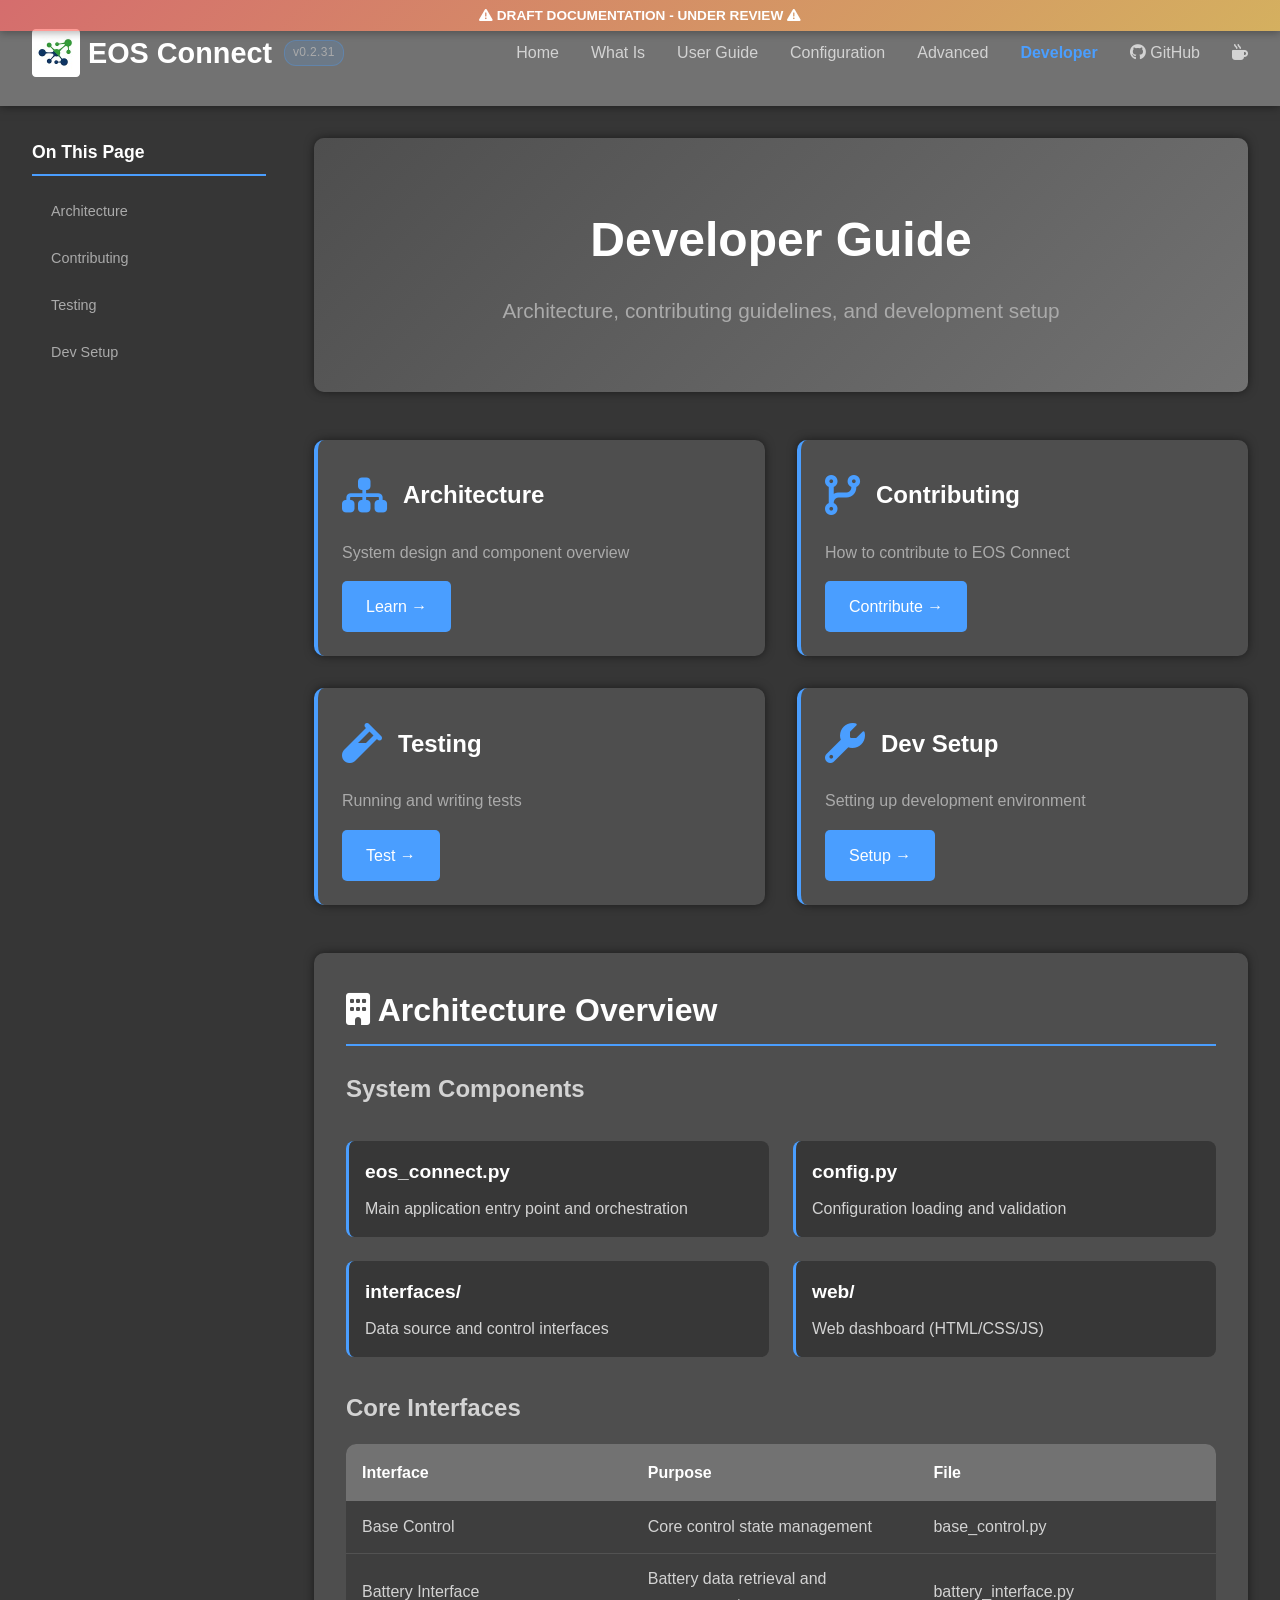
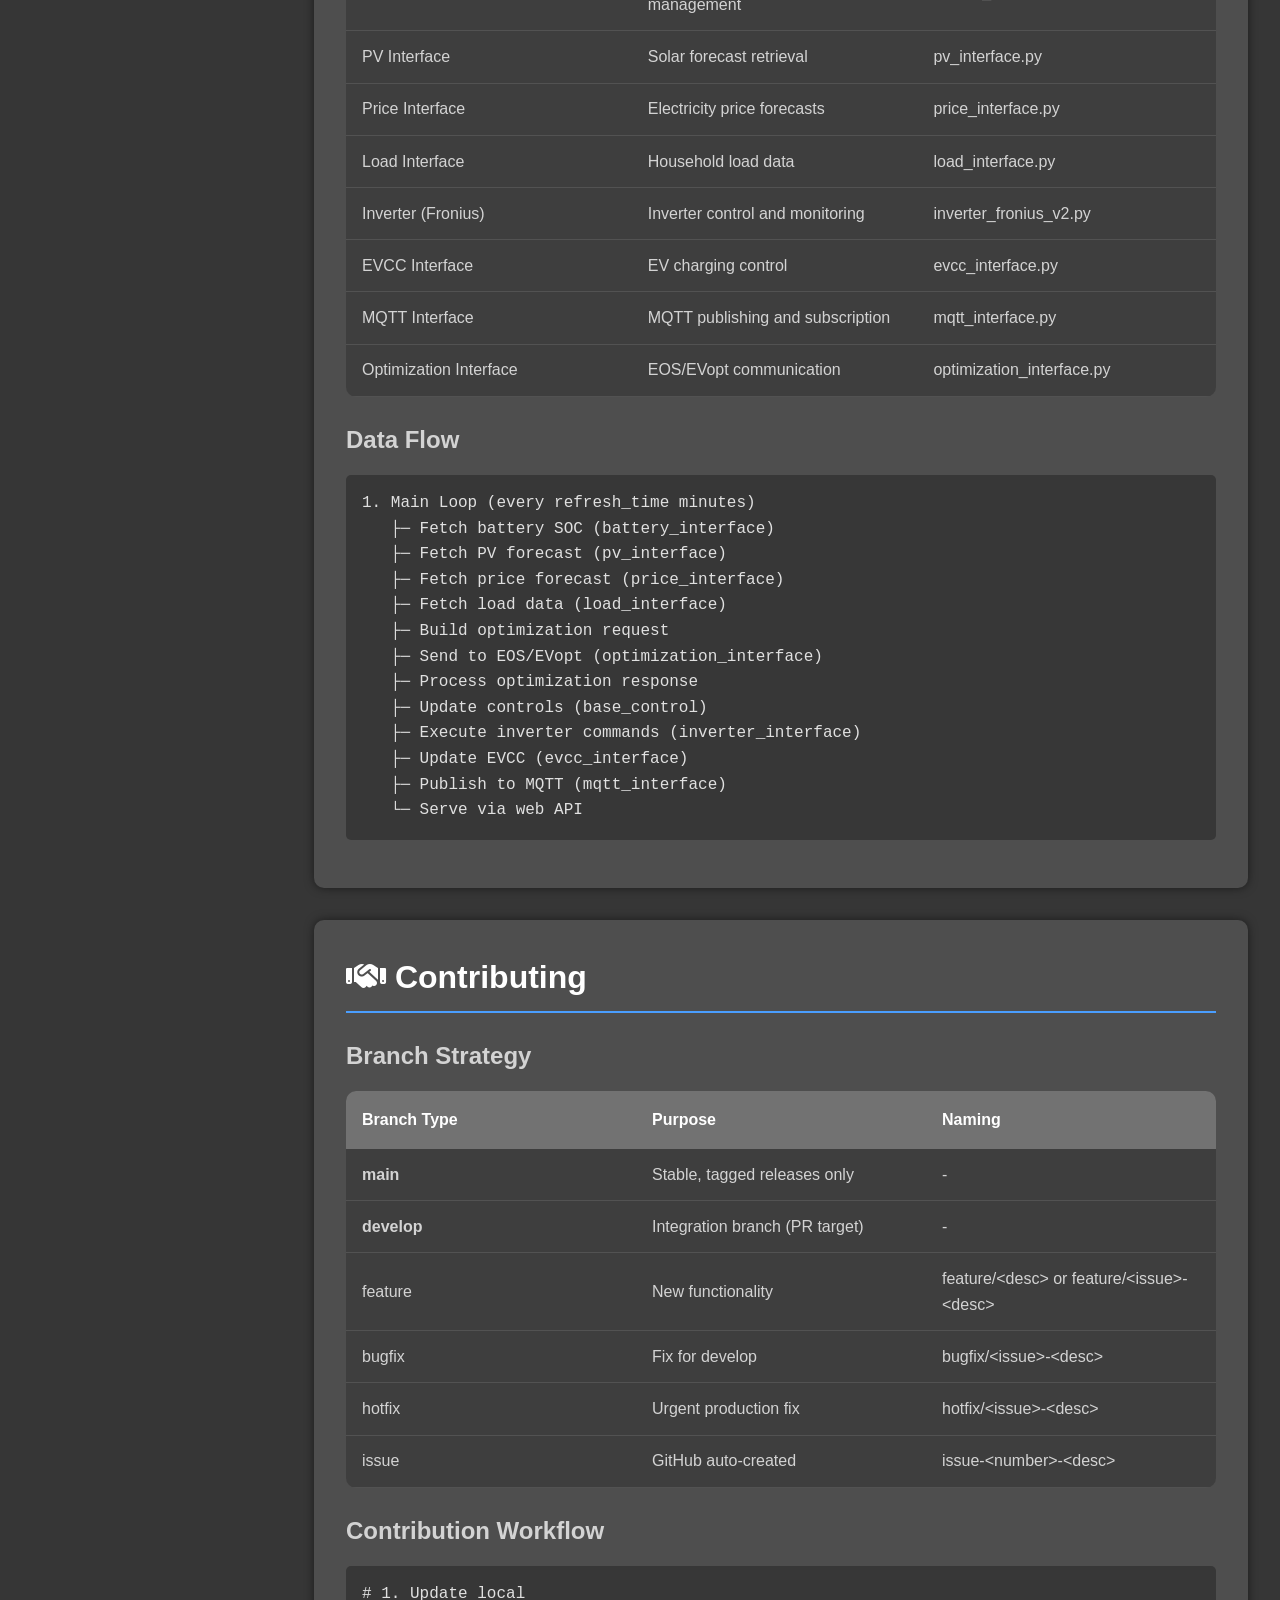
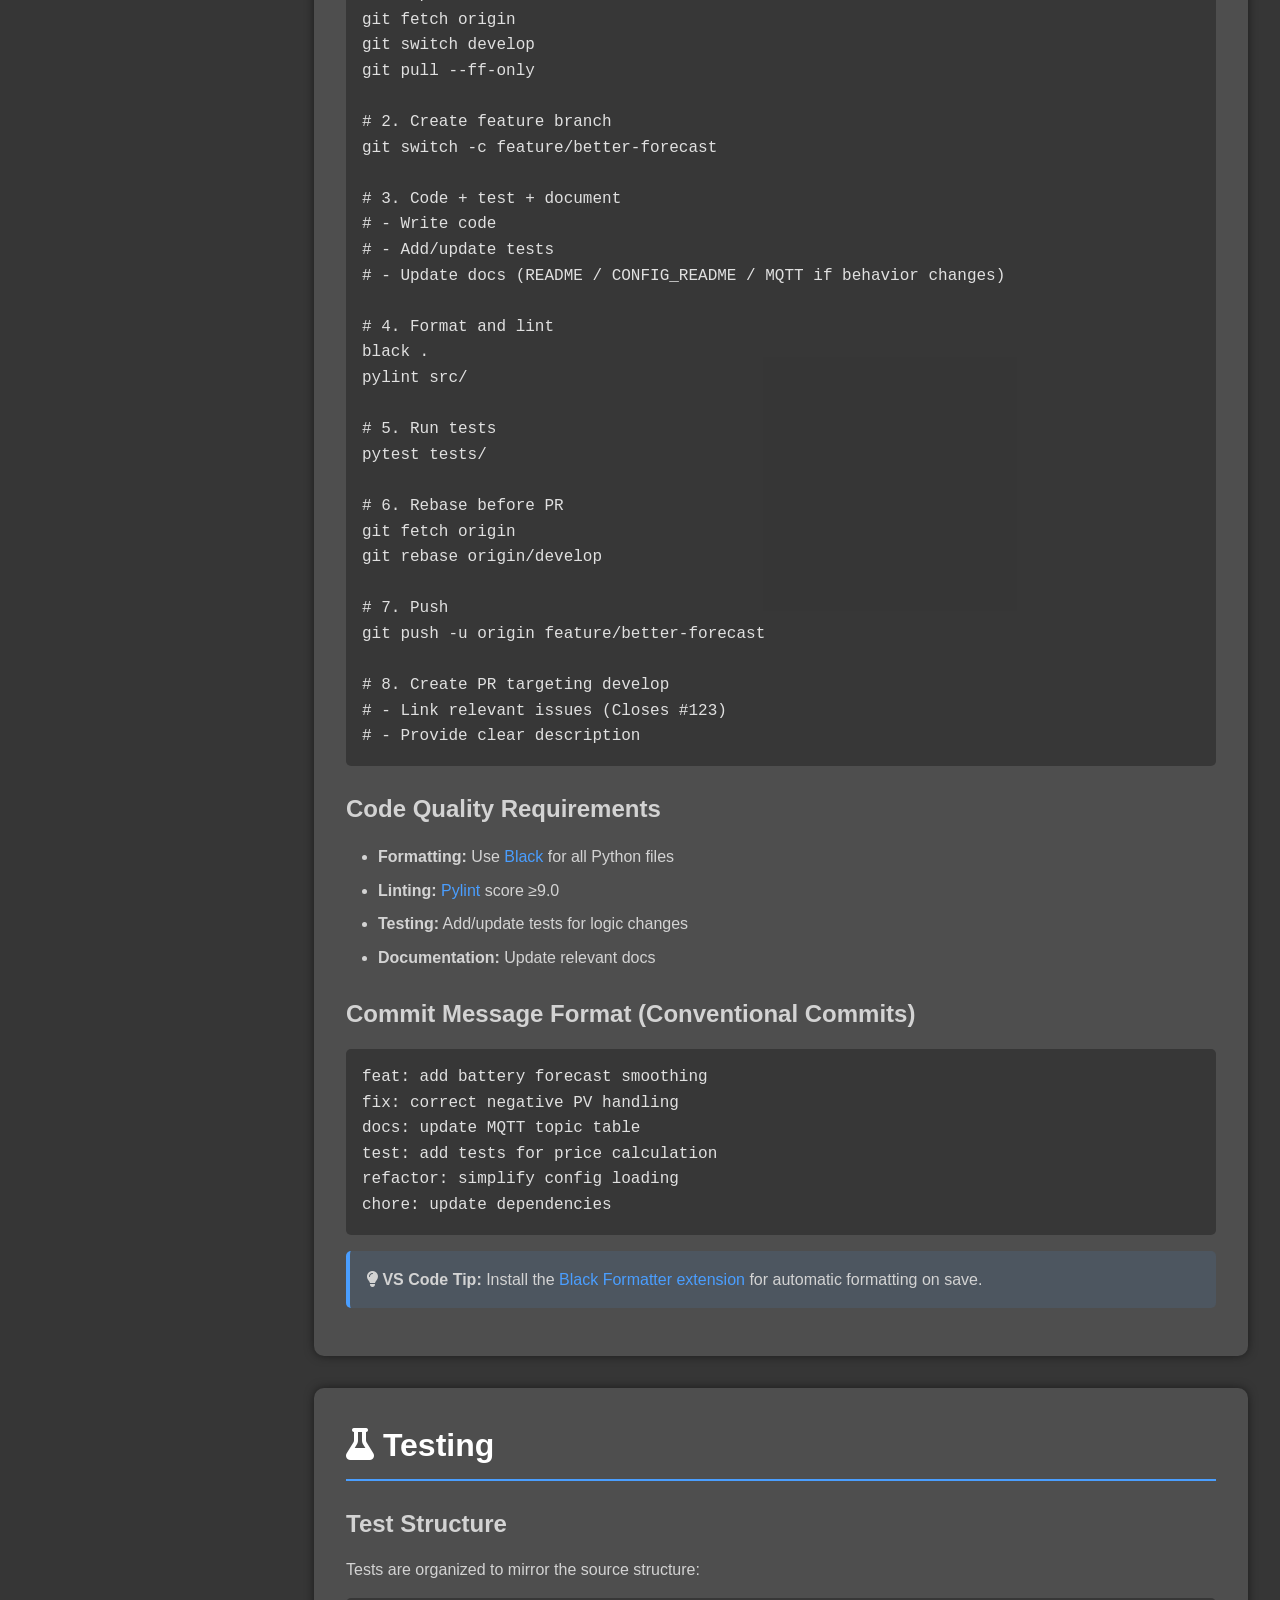
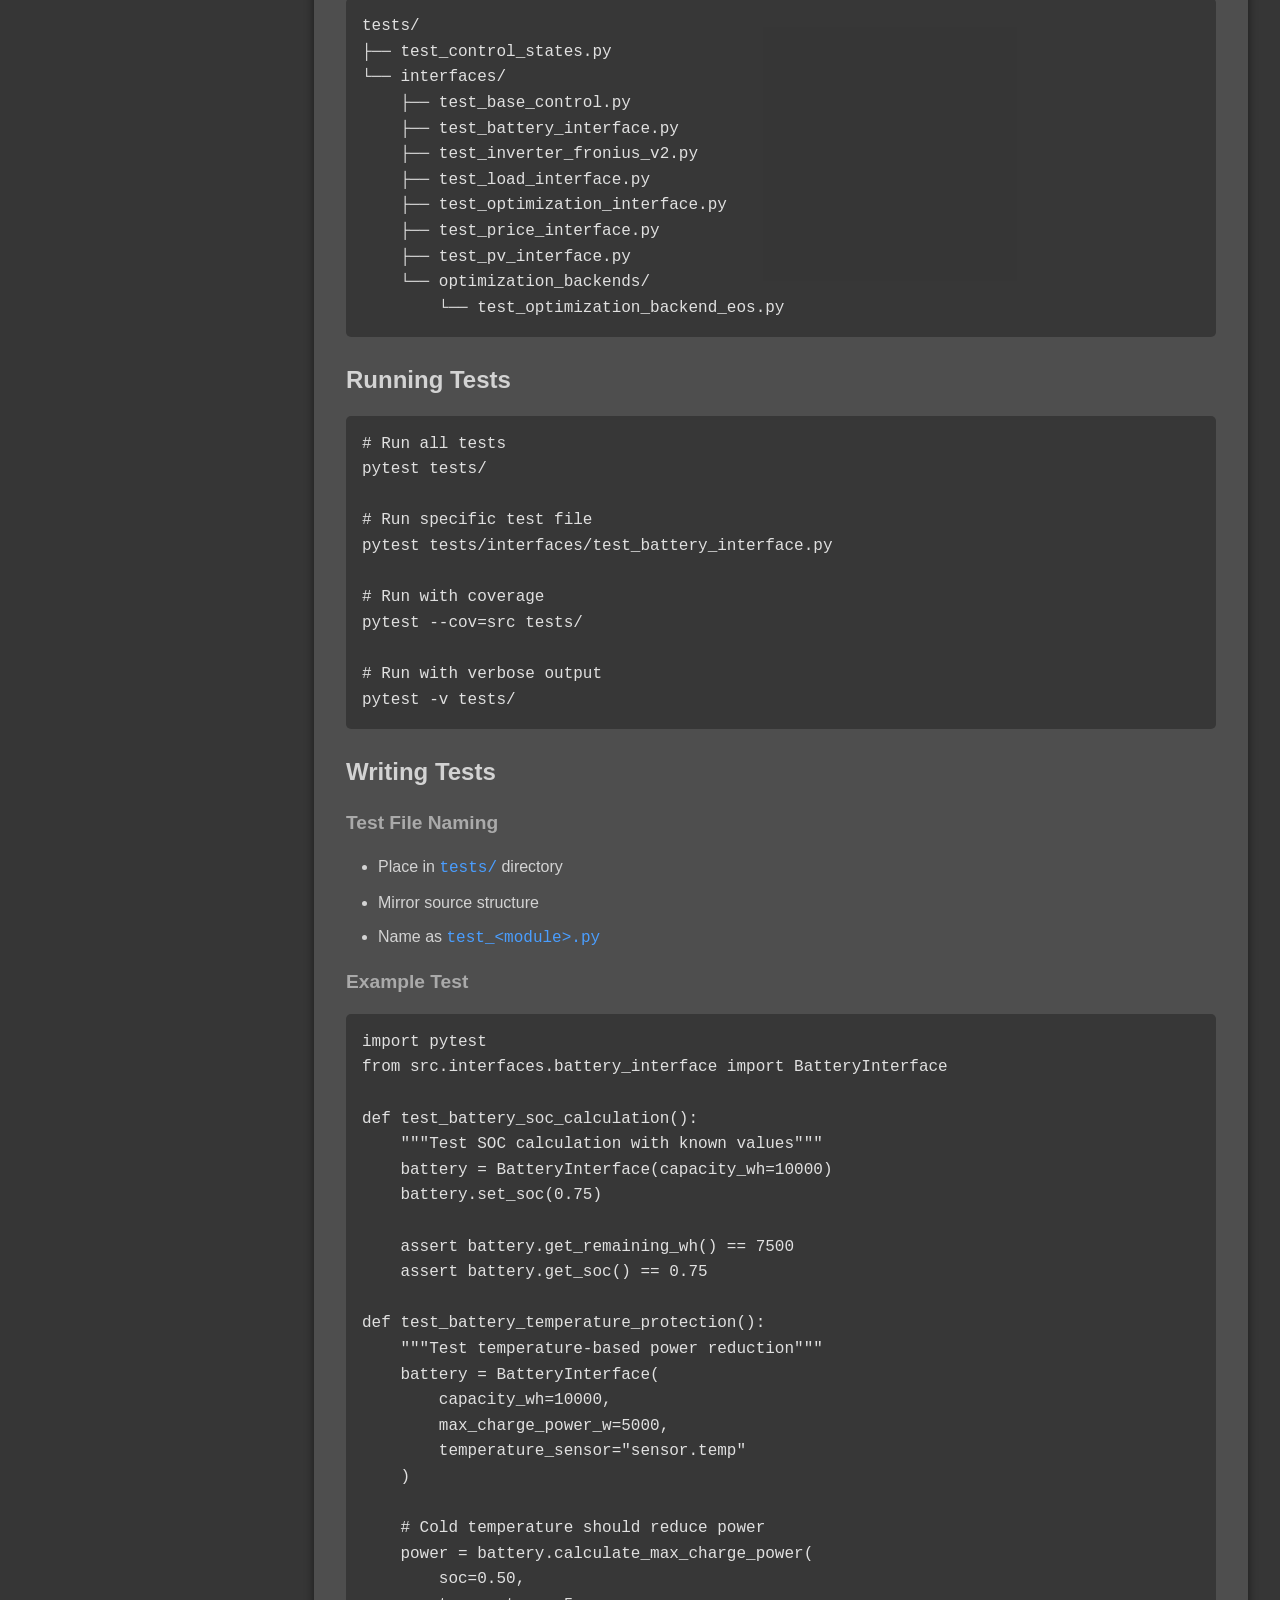
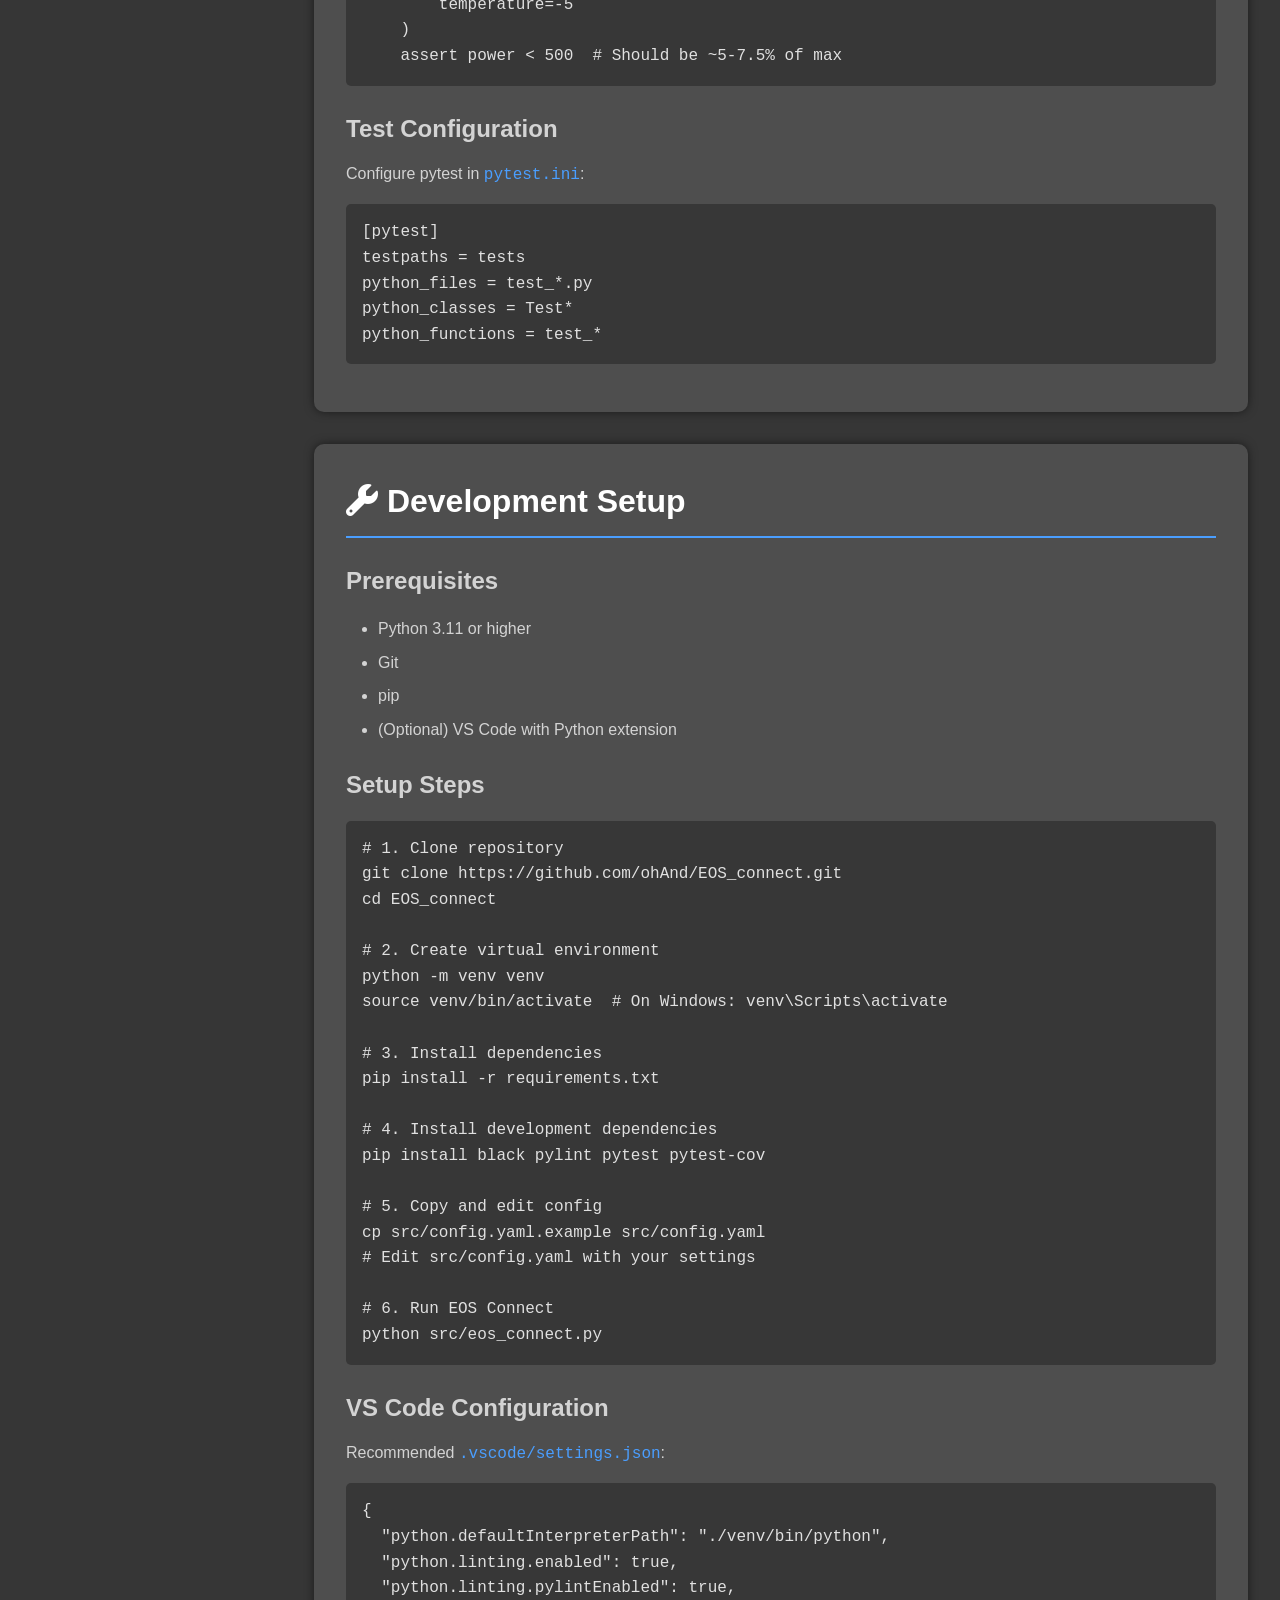
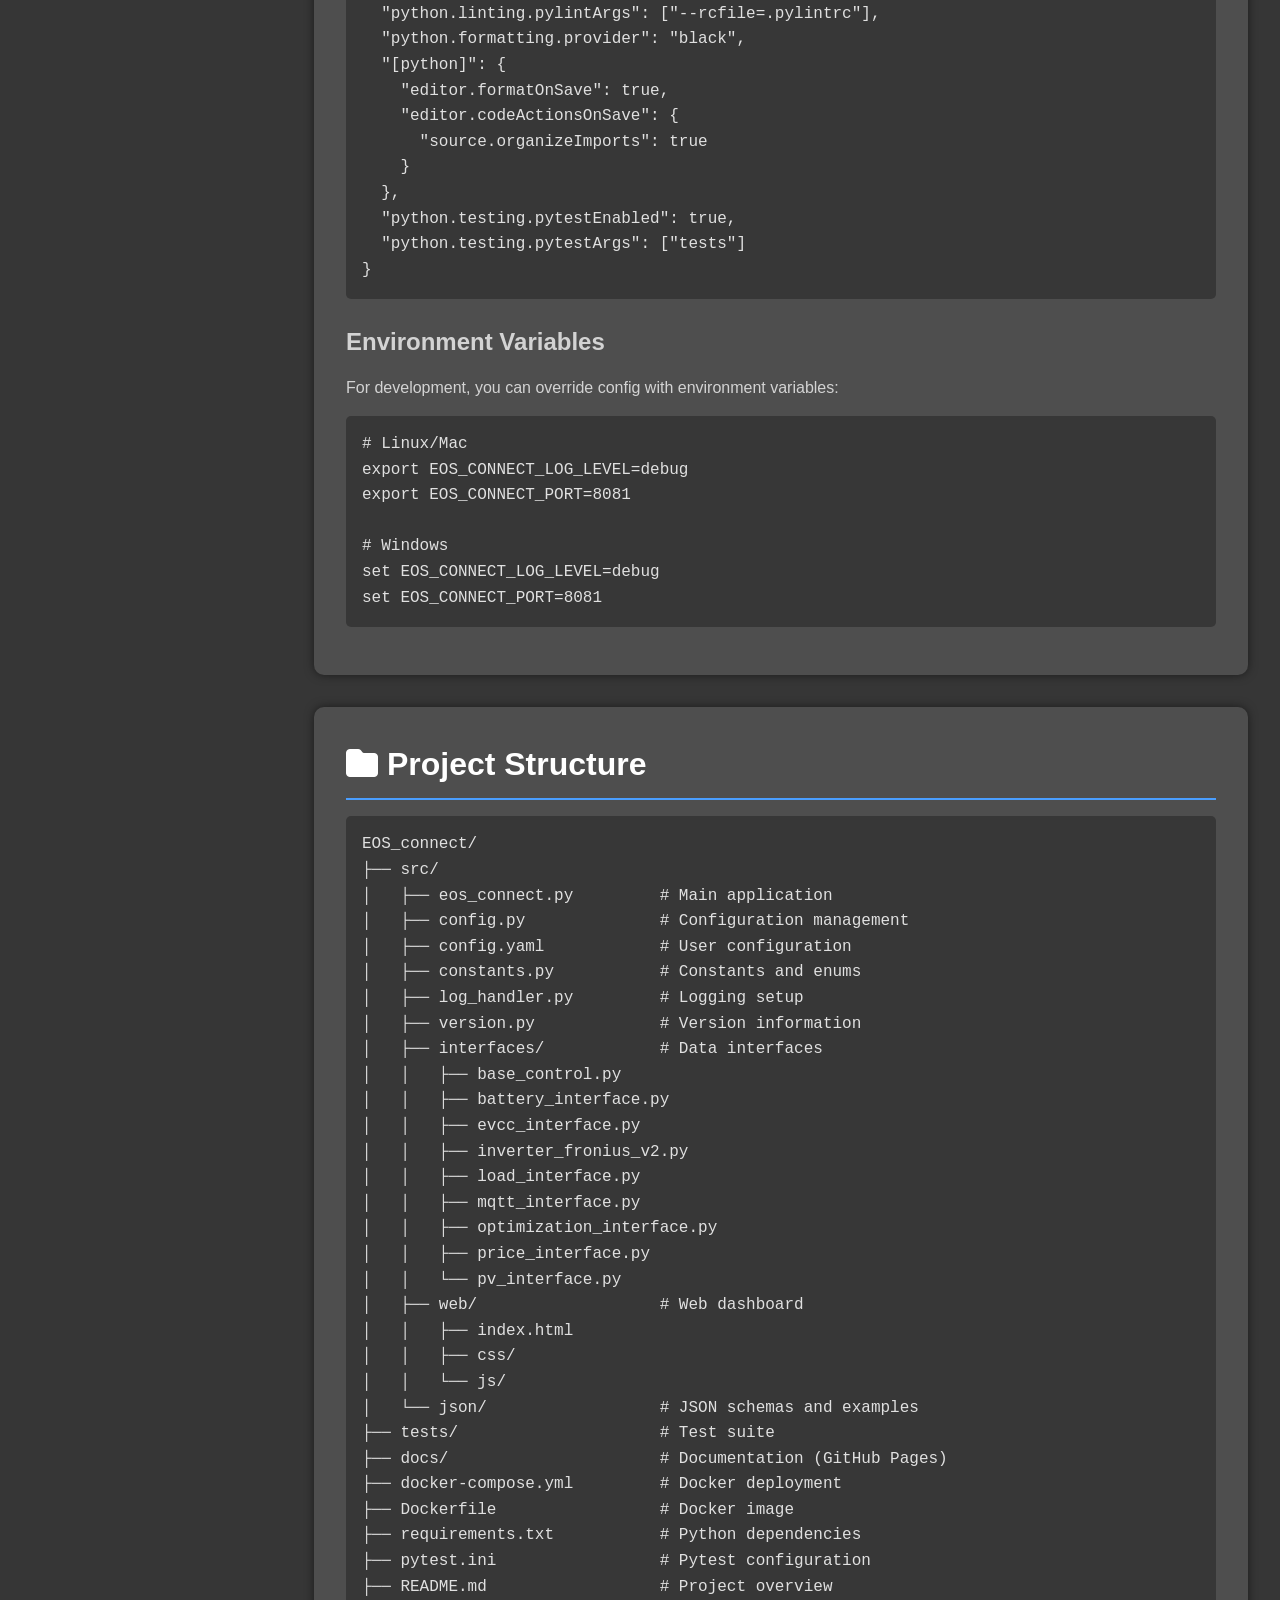
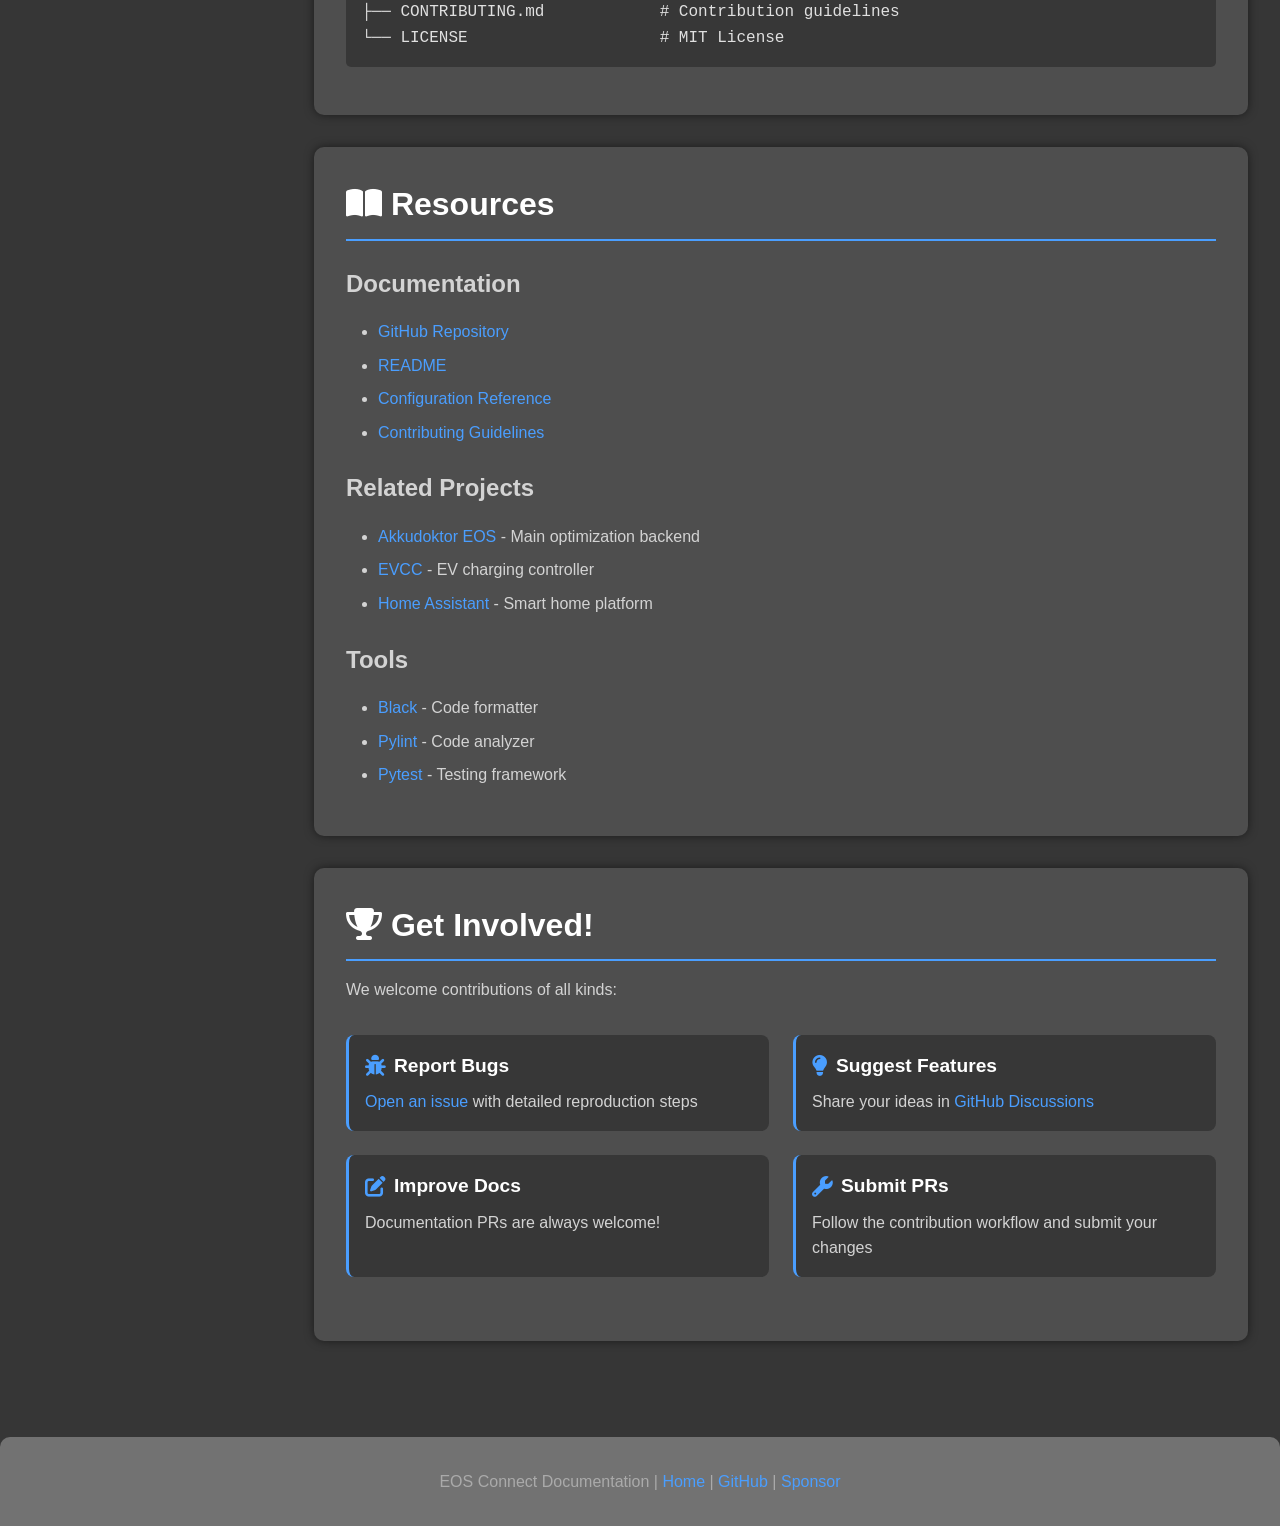
<file: docs/developer/index.html>
<!DOCTYPE html>
<html lang="en">
<head>
    <meta charset="UTF-8">
    <meta name="viewport" content="width=device-width, initial-scale=1.0">
    <title>Developer Guide - EOS Connect Documentation</title>
    <link rel="stylesheet" href="../assets/css/style.css">
    <link rel="stylesheet" href="https://cdnjs.cloudflare.com/ajax/libs/font-awesome/6.7.2/css/all.min.css">
</head>
<body>
    <!-- DRAFT BANNER - REMOVE WHEN FINALIZED -->
    <div class="draft-banner">
        <i class="fas fa-exclamation-triangle"></i> DRAFT DOCUMENTATION - UNDER REVIEW <i class="fas fa-exclamation-triangle"></i>
    </div>
    <!-- END DRAFT BANNER -->

    <nav class="nav-header">
        <div class="nav-container">
            <a href="../index.html" class="nav-logo">
                <img src="../assets/images/icon.png" alt="EOS Connect" style="height: 48px; vertical-align: middle; margin-right: 8px;">
                <span>EOS Connect</span>
                <span class="version-badge">v0.2.31</span>
            </a>
            <button class="mobile-menu-toggle" onclick="toggleMobileMenu()" aria-label="Toggle menu">
                <i class="fas fa-bars"></i>
            </button>
            <ul class="nav-menu">
                <li><a href="../index.html">Home</a></li>
                <li><a href="../what-is/index.html">What Is</a></li>
                <li><a href="../user-guide/index.html">User Guide</a></li>
                <li><a href="../user-guide/configuration.html">Configuration</a></li>
                <li><a href="../advanced/index.html">Advanced</a></li>
                <li><a href="index.html" class="active">Developer</a></li>
                <li><a href="https://github.com/ohAnd/EOS_connect" target="_blank"><i class="fab fa-github"></i> GitHub</a></li>
                <li><a href="https://github.com/sponsors/ohAnd" target="_blank" title="Sponsor the project"><i class="fas fa-mug-hot"></i></a></li>
            </ul>
        </div>
    </nav>

    <div class="container">
        <div class="page-wrapper">
            <aside class="toc-sidebar">
                <h3>On This Page</h3>
                <nav class="toc-nav">
                    <a href="#architecture" class="toc-link">Architecture</a>
                    <a href="#contributing" class="toc-link">Contributing</a>
                    <a href="#testing" class="toc-link">Testing</a>
                    <a href="#dev-setup" class="toc-link">Dev Setup</a>
                </nav>
            </aside>

            <main class="main-content">
        <div class="hero">
            <h1>Developer Guide</h1>
            <p>Architecture, contributing guidelines, and development setup</p>
        </div>

        <!-- Quick Links -->
        <div class="main-blocks">
            <div class="block-card">
                <div class="card-header">
                    <div class="icon"><i class="fas fa-sitemap"></i></div>
                    <h3>Architecture</h3>
                </div>
                <p>System design and component overview</p>
                <a href="#architecture" class="btn">Learn →</a>
            </div>
            <div class="block-card">
                <div class="card-header">
                    <div class="icon"><i class="fas fa-code-branch"></i></div>
                    <h3>Contributing</h3>
                </div>
                <p>How to contribute to EOS Connect</p>
                <a href="#contributing" class="btn">Contribute →</a>
            </div>
            <div class="block-card">
                <div class="card-header">
                    <div class="icon"><i class="fas fa-vial"></i></div>
                    <h3>Testing</h3>
                </div>
                <p>Running and writing tests</p>
                <a href="#testing" class="btn">Test →</a>
            </div>
            <div class="block-card">
                <div class="card-header">
                    <div class="icon"><i class="fas fa-wrench"></i></div>
                    <h3>Dev Setup</h3>
                </div>
                <p>Setting up development environment</p>
                <a href="#dev-setup" class="btn">Setup →</a>
            </div>
        </div>

        <!-- Architecture -->
        <div class="content-section" id="architecture">
            <h2><i class="fas fa-building"></i> Architecture Overview</h2>

            <h3>System Components</h3>
            <div class="feature-grid">
                <div class="feature-item">
                    <h4>eos_connect.py</h4>
                    <p>Main application entry point and orchestration</p>
                </div>
                <div class="feature-item">
                    <h4>config.py</h4>
                    <p>Configuration loading and validation</p>
                </div>
                <div class="feature-item">
                    <h4>interfaces/</h4>
                    <p>Data source and control interfaces</p>
                </div>
                <div class="feature-item">
                    <h4>web/</h4>
                    <p>Web dashboard (HTML/CSS/JS)</p>
                </div>
            </div>

            <h3>Core Interfaces</h3>
            <table>
                <thead>
                    <tr>
                        <th>Interface</th>
                        <th>Purpose</th>
                        <th>File</th>
                    </tr>
                </thead>
                <tbody>
                    <tr>
                        <td>Base Control</td>
                        <td>Core control state management</td>
                        <td>base_control.py</td>
                    </tr>
                    <tr>
                        <td>Battery Interface</td>
                        <td>Battery data retrieval and management</td>
                        <td>battery_interface.py</td>
                    </tr>
                    <tr>
                        <td>PV Interface</td>
                        <td>Solar forecast retrieval</td>
                        <td>pv_interface.py</td>
                    </tr>
                    <tr>
                        <td>Price Interface</td>
                        <td>Electricity price forecasts</td>
                        <td>price_interface.py</td>
                    </tr>
                    <tr>
                        <td>Load Interface</td>
                        <td>Household load data</td>
                        <td>load_interface.py</td>
                    </tr>
                    <tr>
                        <td>Inverter (Fronius)</td>
                        <td>Inverter control and monitoring</td>
                        <td>inverter_fronius_v2.py</td>
                    </tr>
                    <tr>
                        <td>EVCC Interface</td>
                        <td>EV charging control</td>
                        <td>evcc_interface.py</td>
                    </tr>
                    <tr>
                        <td>MQTT Interface</td>
                        <td>MQTT publishing and subscription</td>
                        <td>mqtt_interface.py</td>
                    </tr>
                    <tr>
                        <td>Optimization Interface</td>
                        <td>EOS/EVopt communication</td>
                        <td>optimization_interface.py</td>
                    </tr>
                </tbody>
            </table>

            <h3>Data Flow</h3>
            <pre><code>1. Main Loop (every refresh_time minutes)
   ├─ Fetch battery SOC (battery_interface)
   ├─ Fetch PV forecast (pv_interface)
   ├─ Fetch price forecast (price_interface)
   ├─ Fetch load data (load_interface)
   ├─ Build optimization request
   ├─ Send to EOS/EVopt (optimization_interface)
   ├─ Process optimization response
   ├─ Update controls (base_control)
   ├─ Execute inverter commands (inverter_interface)
   ├─ Update EVCC (evcc_interface)
   ├─ Publish to MQTT (mqtt_interface)
   └─ Serve via web API</code></pre>
        </div>

        <!-- Contributing -->
        <div class="content-section" id="contributing">
            <h2><i class="fas fa-handshake"></i> Contributing</h2>

            <h3>Branch Strategy</h3>
            <table>
                <thead>
                    <tr>
                        <th>Branch Type</th>
                        <th>Purpose</th>
                        <th>Naming</th>
                    </tr>
                </thead>
                <tbody>
                    <tr>
                        <td><strong>main</strong></td>
                        <td>Stable, tagged releases only</td>
                        <td>-</td>
                    </tr>
                    <tr>
                        <td><strong>develop</strong></td>
                        <td>Integration branch (PR target)</td>
                        <td>-</td>
                    </tr>
                    <tr>
                        <td>feature</td>
                        <td>New functionality</td>
                        <td>feature/&lt;desc&gt; or feature/&lt;issue&gt;-&lt;desc&gt;</td>
                    </tr>
                    <tr>
                        <td>bugfix</td>
                        <td>Fix for develop</td>
                        <td>bugfix/&lt;issue&gt;-&lt;desc&gt;</td>
                    </tr>
                    <tr>
                        <td>hotfix</td>
                        <td>Urgent production fix</td>
                        <td>hotfix/&lt;issue&gt;-&lt;desc&gt;</td>
                    </tr>
                    <tr>
                        <td>issue</td>
                        <td>GitHub auto-created</td>
                        <td>issue-&lt;number&gt;-&lt;desc&gt;</td>
                    </tr>
                </tbody>
            </table>

            <h3>Contribution Workflow</h3>
            <pre><code># 1. Update local
git fetch origin
git switch develop
git pull --ff-only

# 2. Create feature branch
git switch -c feature/better-forecast

# 3. Code + test + document
# - Write code
# - Add/update tests
# - Update docs (README / CONFIG_README / MQTT if behavior changes)

# 4. Format and lint
black .
pylint src/

# 5. Run tests
pytest tests/

# 6. Rebase before PR
git fetch origin
git rebase origin/develop

# 7. Push
git push -u origin feature/better-forecast

# 8. Create PR targeting develop
# - Link relevant issues (Closes #123)
# - Provide clear description</code></pre>

            <h3>Code Quality Requirements</h3>
            <ul>
                <li><strong>Formatting:</strong> Use <a href="https://black.readthedocs.io/" target="_blank">Black</a> for all Python files</li>
                <li><strong>Linting:</strong> <a href="https://pylint.pycqa.org/" target="_blank">Pylint</a> score ≥9.0</li>
                <li><strong>Testing:</strong> Add/update tests for logic changes</li>
                <li><strong>Documentation:</strong> Update relevant docs</li>
            </ul>

            <h3>Commit Message Format (Conventional Commits)</h3>
            <pre><code>feat: add battery forecast smoothing
fix: correct negative PV handling
docs: update MQTT topic table
test: add tests for price calculation
refactor: simplify config loading
chore: update dependencies</code></pre>

            <div class="alert alert-info">
                <strong><i class="fas fa-lightbulb"></i> VS Code Tip:</strong> Install the <a href="https://github.com/microsoft/vscode-black-formatter" target="_blank">Black Formatter extension</a> for automatic formatting on save.
            </div>
        </div>

        <!-- Testing -->
        <div class="content-section" id="testing">
            <h2><i class="fas fa-flask"></i> Testing</h2>

            <h3>Test Structure</h3>
            <p>Tests are organized to mirror the source structure:</p>
            <pre><code>tests/
├── test_control_states.py
└── interfaces/
    ├── test_base_control.py
    ├── test_battery_interface.py
    ├── test_inverter_fronius_v2.py
    ├── test_load_interface.py
    ├── test_optimization_interface.py
    ├── test_price_interface.py
    ├── test_pv_interface.py
    └── optimization_backends/
        └── test_optimization_backend_eos.py</code></pre>

            <h3>Running Tests</h3>
            <pre><code># Run all tests
pytest tests/

# Run specific test file
pytest tests/interfaces/test_battery_interface.py

# Run with coverage
pytest --cov=src tests/

# Run with verbose output
pytest -v tests/</code></pre>

            <h3>Writing Tests</h3>
            <h4>Test File Naming</h4>
            <ul>
                <li>Place in <code>tests/</code> directory</li>
                <li>Mirror source structure</li>
                <li>Name as <code>test_&lt;module&gt;.py</code></li>
            </ul>

            <h4>Example Test</h4>
            <pre><code>import pytest
from src.interfaces.battery_interface import BatteryInterface

def test_battery_soc_calculation():
    """Test SOC calculation with known values"""
    battery = BatteryInterface(capacity_wh=10000)
    battery.set_soc(0.75)
    
    assert battery.get_remaining_wh() == 7500
    assert battery.get_soc() == 0.75

def test_battery_temperature_protection():
    """Test temperature-based power reduction"""
    battery = BatteryInterface(
        capacity_wh=10000,
        max_charge_power_w=5000,
        temperature_sensor="sensor.temp"
    )
    
    # Cold temperature should reduce power
    power = battery.calculate_max_charge_power(
        soc=0.50, 
        temperature=-5
    )
    assert power < 500  # Should be ~5-7.5% of max</code></pre>

            <h3>Test Configuration</h3>
            <p>Configure pytest in <code>pytest.ini</code>:</p>
            <pre><code>[pytest]
testpaths = tests
python_files = test_*.py
python_classes = Test*
python_functions = test_*</code></pre>
        </div>

        <!-- Development Setup -->
        <div class="content-section" id="dev-setup">
            <h2><i class="fas fa-wrench"></i> Development Setup</h2>

            <h3>Prerequisites</h3>
            <ul>
                <li>Python 3.11 or higher</li>
                <li>Git</li>
                <li>pip</li>
                <li>(Optional) VS Code with Python extension</li>
            </ul>

            <h3>Setup Steps</h3>
            <pre><code># 1. Clone repository
git clone https://github.com/ohAnd/EOS_connect.git
cd EOS_connect

# 2. Create virtual environment
python -m venv venv
source venv/bin/activate  # On Windows: venv\Scripts\activate

# 3. Install dependencies
pip install -r requirements.txt

# 4. Install development dependencies
pip install black pylint pytest pytest-cov

# 5. Copy and edit config
cp src/config.yaml.example src/config.yaml
# Edit src/config.yaml with your settings

# 6. Run EOS Connect
python src/eos_connect.py</code></pre>

            <h3>VS Code Configuration</h3>
            <p>Recommended <code>.vscode/settings.json</code>:</p>
            <pre><code>{
  "python.defaultInterpreterPath": "./venv/bin/python",
  "python.linting.enabled": true,
  "python.linting.pylintEnabled": true,
  "python.linting.pylintArgs": ["--rcfile=.pylintrc"],
  "python.formatting.provider": "black",
  "[python]": {
    "editor.formatOnSave": true,
    "editor.codeActionsOnSave": {
      "source.organizeImports": true
    }
  },
  "python.testing.pytestEnabled": true,
  "python.testing.pytestArgs": ["tests"]
}</code></pre>

            <h3>Environment Variables</h3>
            <p>For development, you can override config with environment variables:</p>
            <pre><code># Linux/Mac
export EOS_CONNECT_LOG_LEVEL=debug
export EOS_CONNECT_PORT=8081

# Windows
set EOS_CONNECT_LOG_LEVEL=debug
set EOS_CONNECT_PORT=8081</code></pre>
        </div>

        <!-- Project Structure -->
        <div class="content-section">
            <h2><i class="fas fa-folder"></i> Project Structure</h2>
            <pre><code>EOS_connect/
├── src/
│   ├── eos_connect.py         # Main application
│   ├── config.py              # Configuration management
│   ├── config.yaml            # User configuration
│   ├── constants.py           # Constants and enums
│   ├── log_handler.py         # Logging setup
│   ├── version.py             # Version information
│   ├── interfaces/            # Data interfaces
│   │   ├── base_control.py
│   │   ├── battery_interface.py
│   │   ├── evcc_interface.py
│   │   ├── inverter_fronius_v2.py
│   │   ├── load_interface.py
│   │   ├── mqtt_interface.py
│   │   ├── optimization_interface.py
│   │   ├── price_interface.py
│   │   └── pv_interface.py
│   ├── web/                   # Web dashboard
│   │   ├── index.html
│   │   ├── css/
│   │   └── js/
│   └── json/                  # JSON schemas and examples
├── tests/                     # Test suite
├── docs/                      # Documentation (GitHub Pages)
├── docker-compose.yml         # Docker deployment
├── Dockerfile                 # Docker image
├── requirements.txt           # Python dependencies
├── pytest.ini                 # Pytest configuration
├── README.md                  # Project overview
├── CONTRIBUTING.md            # Contribution guidelines
└── LICENSE                    # MIT License</code></pre>
        </div>

        <!-- Resources -->
        <div class="content-section">
            <h2><i class="fas fa-book-open"></i> Resources</h2>

            <h3>Documentation</h3>
            <ul>
                <li><a href="https://github.com/ohAnd/EOS_connect" target="_blank">GitHub Repository</a></li>
                <li><a href="https://github.com/ohAnd/EOS_connect/blob/main/README.md" target="_blank">README</a></li>
                <li><a href="../user-guide/configuration.html" target="_blank">Configuration Reference</a></li>
                <li><a href="https://github.com/ohAnd/EOS_connect/blob/main/CONTRIBUTING.md" target="_blank">Contributing Guidelines</a></li>
            </ul>

            <h3>Related Projects</h3>
            <ul>
                <li><a href="https://github.com/Akkudoktor-EOS/EOS" target="_blank">Akkudoktor EOS</a> - Main optimization backend</li>
                <li><a href="https://github.com/evcc-io/evcc" target="_blank">EVCC</a> - EV charging controller</li>
                <li><a href="https://www.home-assistant.io/" target="_blank">Home Assistant</a> - Smart home platform</li>
            </ul>

            <h3>Tools</h3>
            <ul>
                <li><a href="https://black.readthedocs.io/" target="_blank">Black</a> - Code formatter</li>
                <li><a href="https://pylint.pycqa.org/" target="_blank">Pylint</a> - Code analyzer</li>
                <li><a href="https://docs.pytest.org/" target="_blank">Pytest</a> - Testing framework</li>
            </ul>
        </div>

        <!-- Get Involved -->
        <div class="content-section">
            <h2><i class="fas fa-trophy"></i> Get Involved!</h2>
            <p>We welcome contributions of all kinds:</p>

            <div class="feature-grid">
                <div class="feature-item">
                    <h4><i class="fas fa-bug"></i> Report Bugs</h4>
                    <p><a href="https://github.com/ohAnd/EOS_connect/issues" target="_blank">Open an issue</a> with detailed reproduction steps</p>
                </div>
                <div class="feature-item">
                    <h4><i class="fas fa-lightbulb"></i> Suggest Features</h4>
                    <p>Share your ideas in <a href="https://github.com/ohAnd/EOS_connect/discussions" target="_blank">GitHub Discussions</a></p>
                </div>
                <div class="feature-item">
                    <h4><i class="fas fa-edit"></i> Improve Docs</h4>
                    <p>Documentation PRs are always welcome!</p>
                </div>
                <div class="feature-item">
                    <h4><i class="fas fa-wrench"></i> Submit PRs</h4>
                    <p>Follow the contribution workflow and submit your changes</p>
                </div>
            </div>
        </div>
            </main>
        </div>
    </div>

    <footer class="footer">
        <p>EOS Connect Documentation | <a href="../index.html">Home</a> | <a href="https://github.com/ohAnd/EOS_connect">GitHub</a> | <a href="https://github.com/sponsors/ohAnd">Sponsor</a></p>
    </footer>

    <!-- Scroll spy for TOC -->
    <script>
        const sections = document.querySelectorAll('.content-section[id]');
        const tocLinks = document.querySelectorAll('.toc-link');

        function highlightTOC() {
            let current = '';
            sections.forEach(section => {
                const sectionTop = section.offsetTop;
                if (pageYOffset >= sectionTop - 100) {
                    current = section.getAttribute('id');
                }
            });

            tocLinks.forEach(link => {
                link.classList.remove('active');
                if (link.getAttribute('href') === '#' + current) {
                    link.classList.add('active');
                }
            });
        }

        window.addEventListener('scroll', highlightTOC);
        highlightTOC();
    </script>

    <!-- Back to Top Button -->
    <button class="back-to-top" onclick="scrollToTop()" aria-label="Back to top">
        <i class="fas fa-chevron-up"></i>
    </button>

    <script>
function toggleMobileMenu() {
    const menu = document.querySelector('.nav-menu');
    menu.classList.toggle('mobile-active');
}

// Close mobile menu when clicking outside
document.addEventListener('click', function(event) {
    const menu = document.querySelector('.nav-menu');
    const toggle = document.querySelector('.mobile-menu-toggle');
    if (menu.classList.contains('mobile-active') && !menu.contains(event.target) && !toggle.contains(event.target)) {
        menu.classList.remove('mobile-active');
    }
});
    </script>

    <script>
// Back to top button functionality
const backToTopButton = document.querySelector('.back-to-top');

window.addEventListener('scroll', function() {
    if (window.pageYOffset > 300) {
        backToTopButton.classList.add('visible');
    } else {
        backToTopButton.classList.remove('visible');
    }
});

function scrollToTop() {
    window.scrollTo({
        top: 0,
        behavior: 'smooth'
    });
}
    </script>
</body>
</html>
</file>
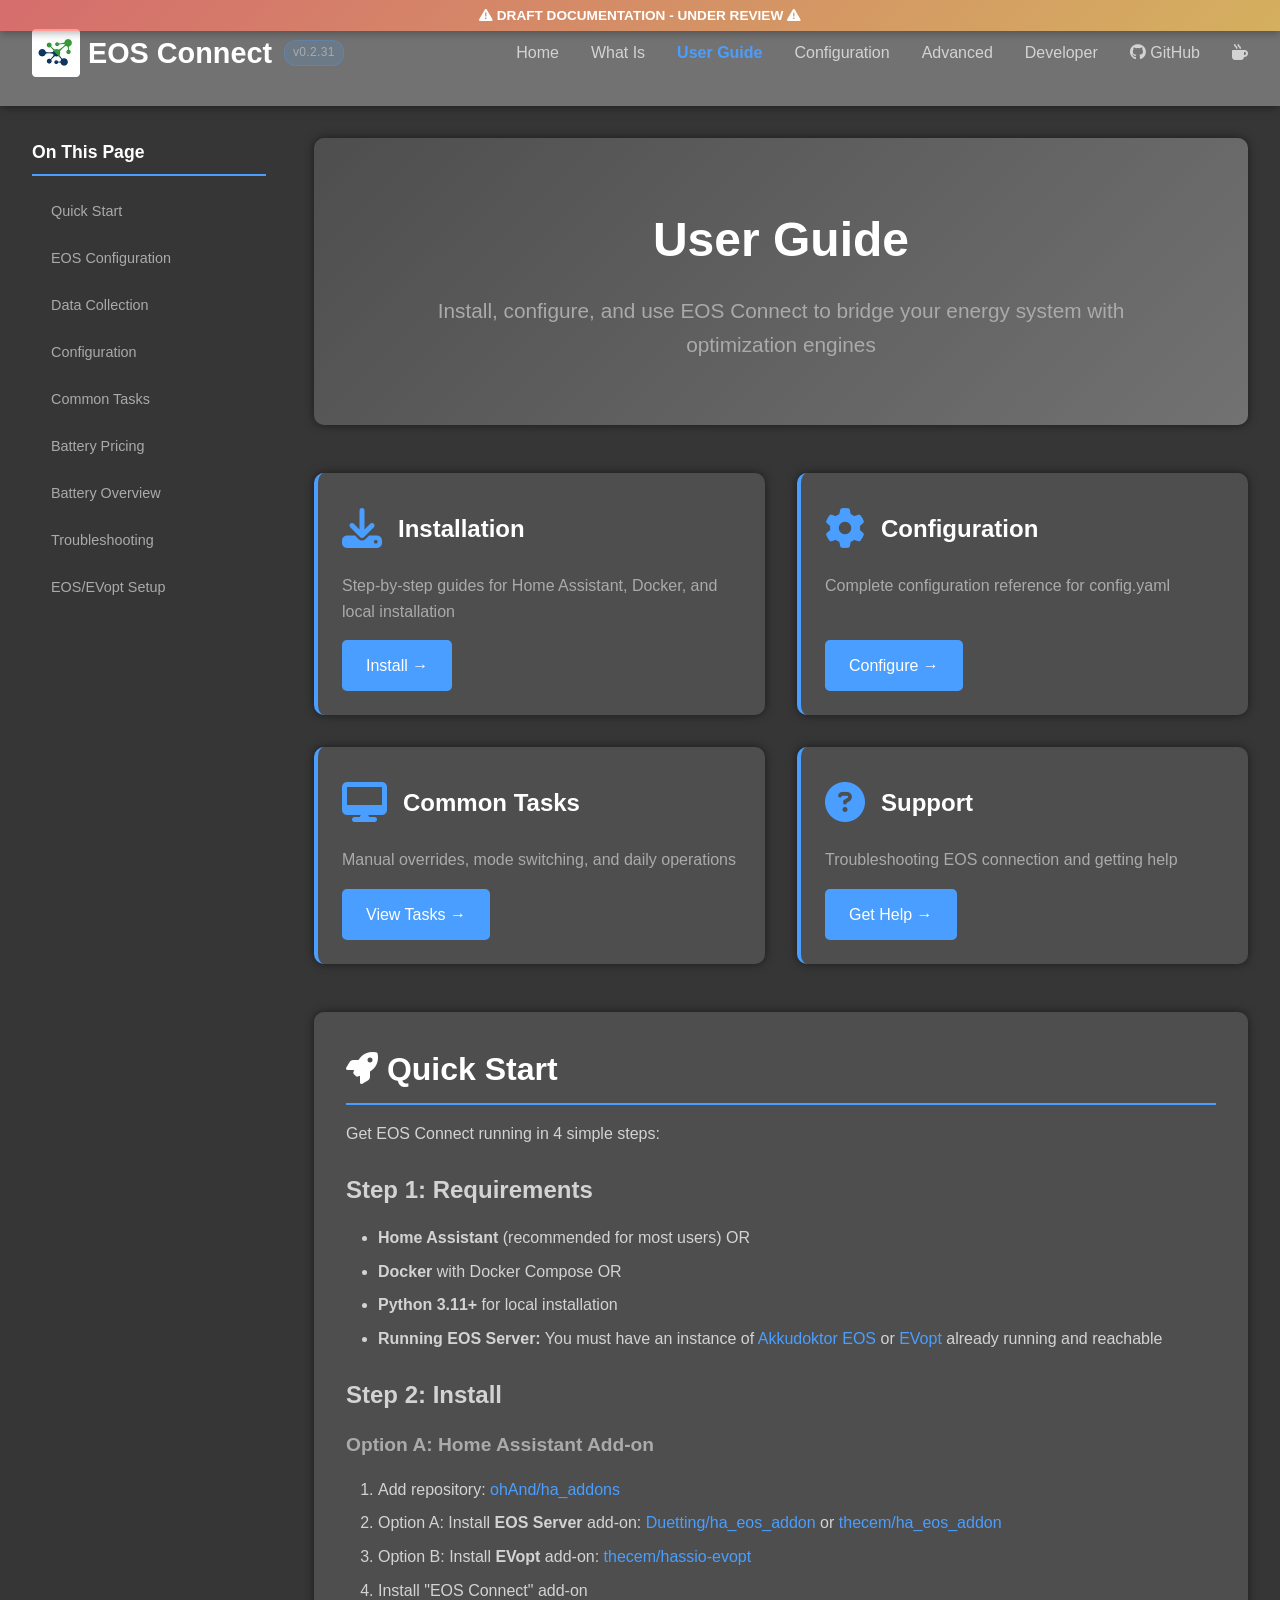
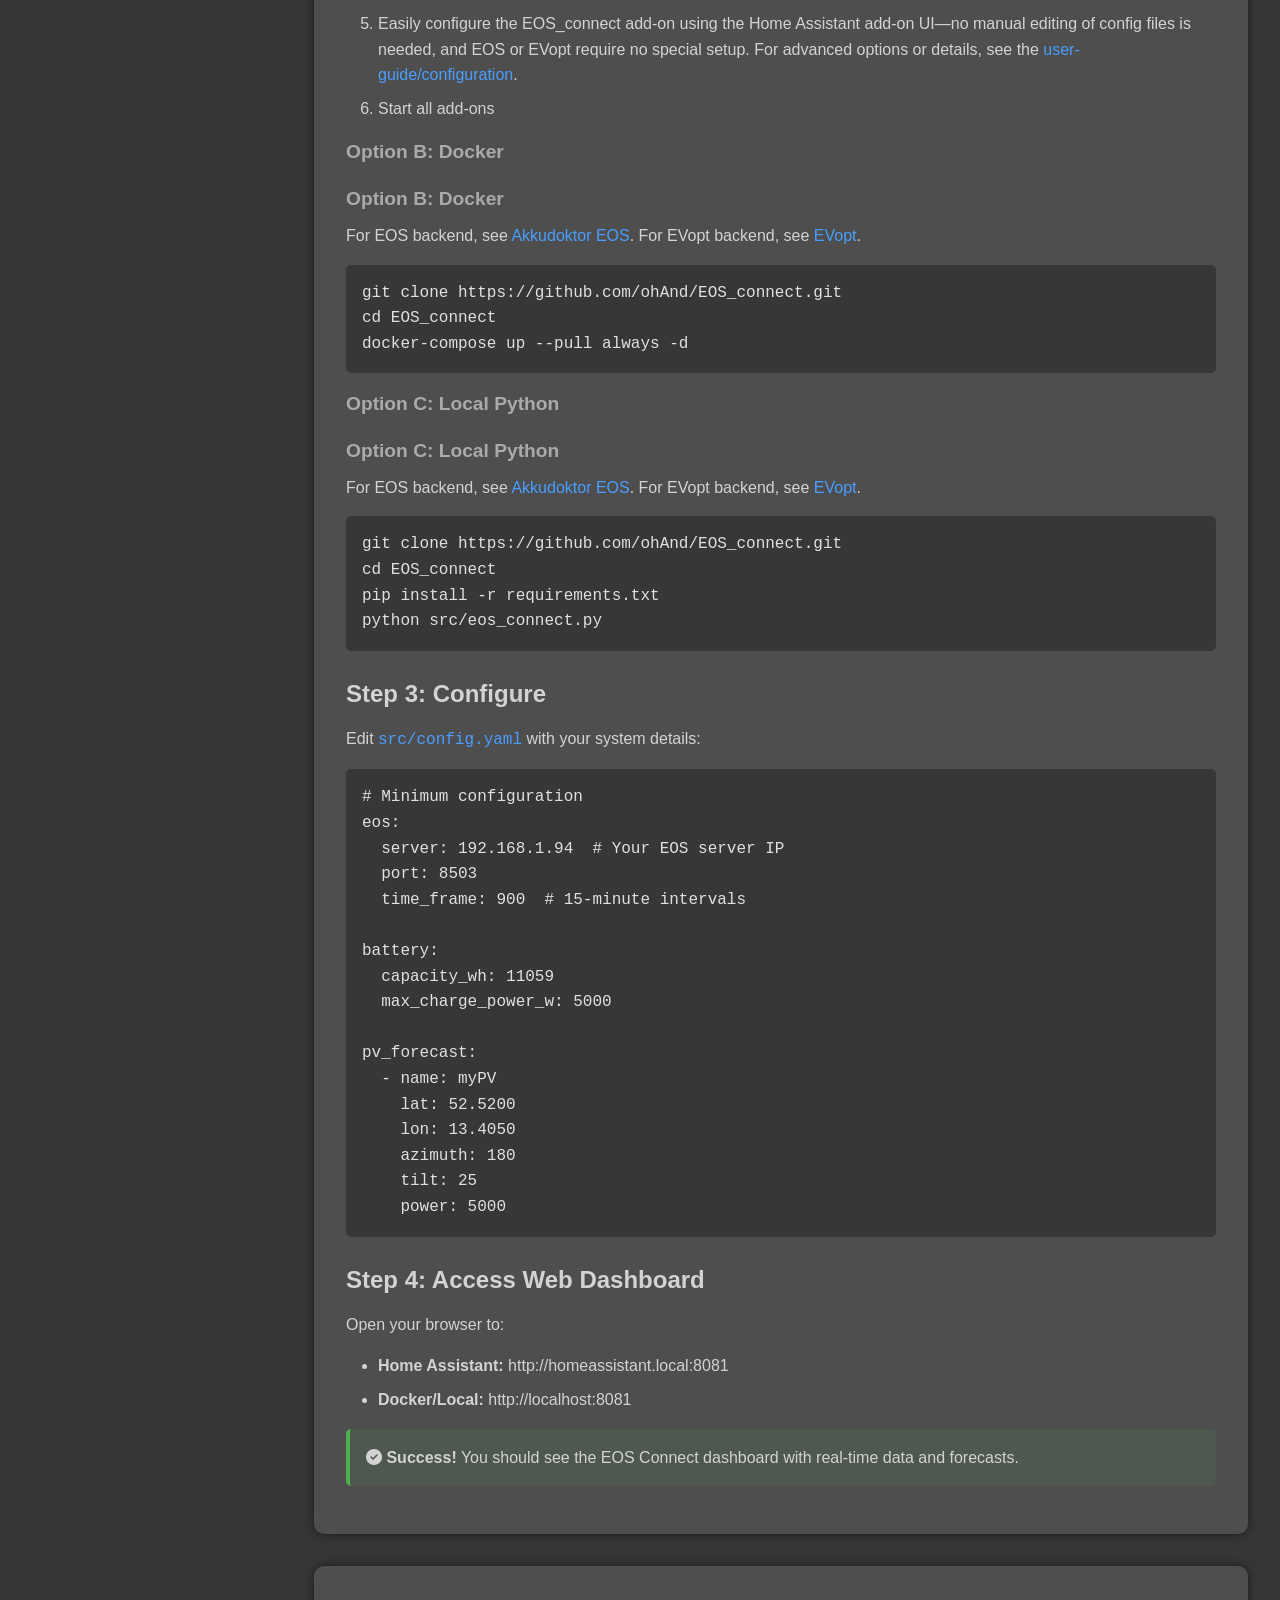
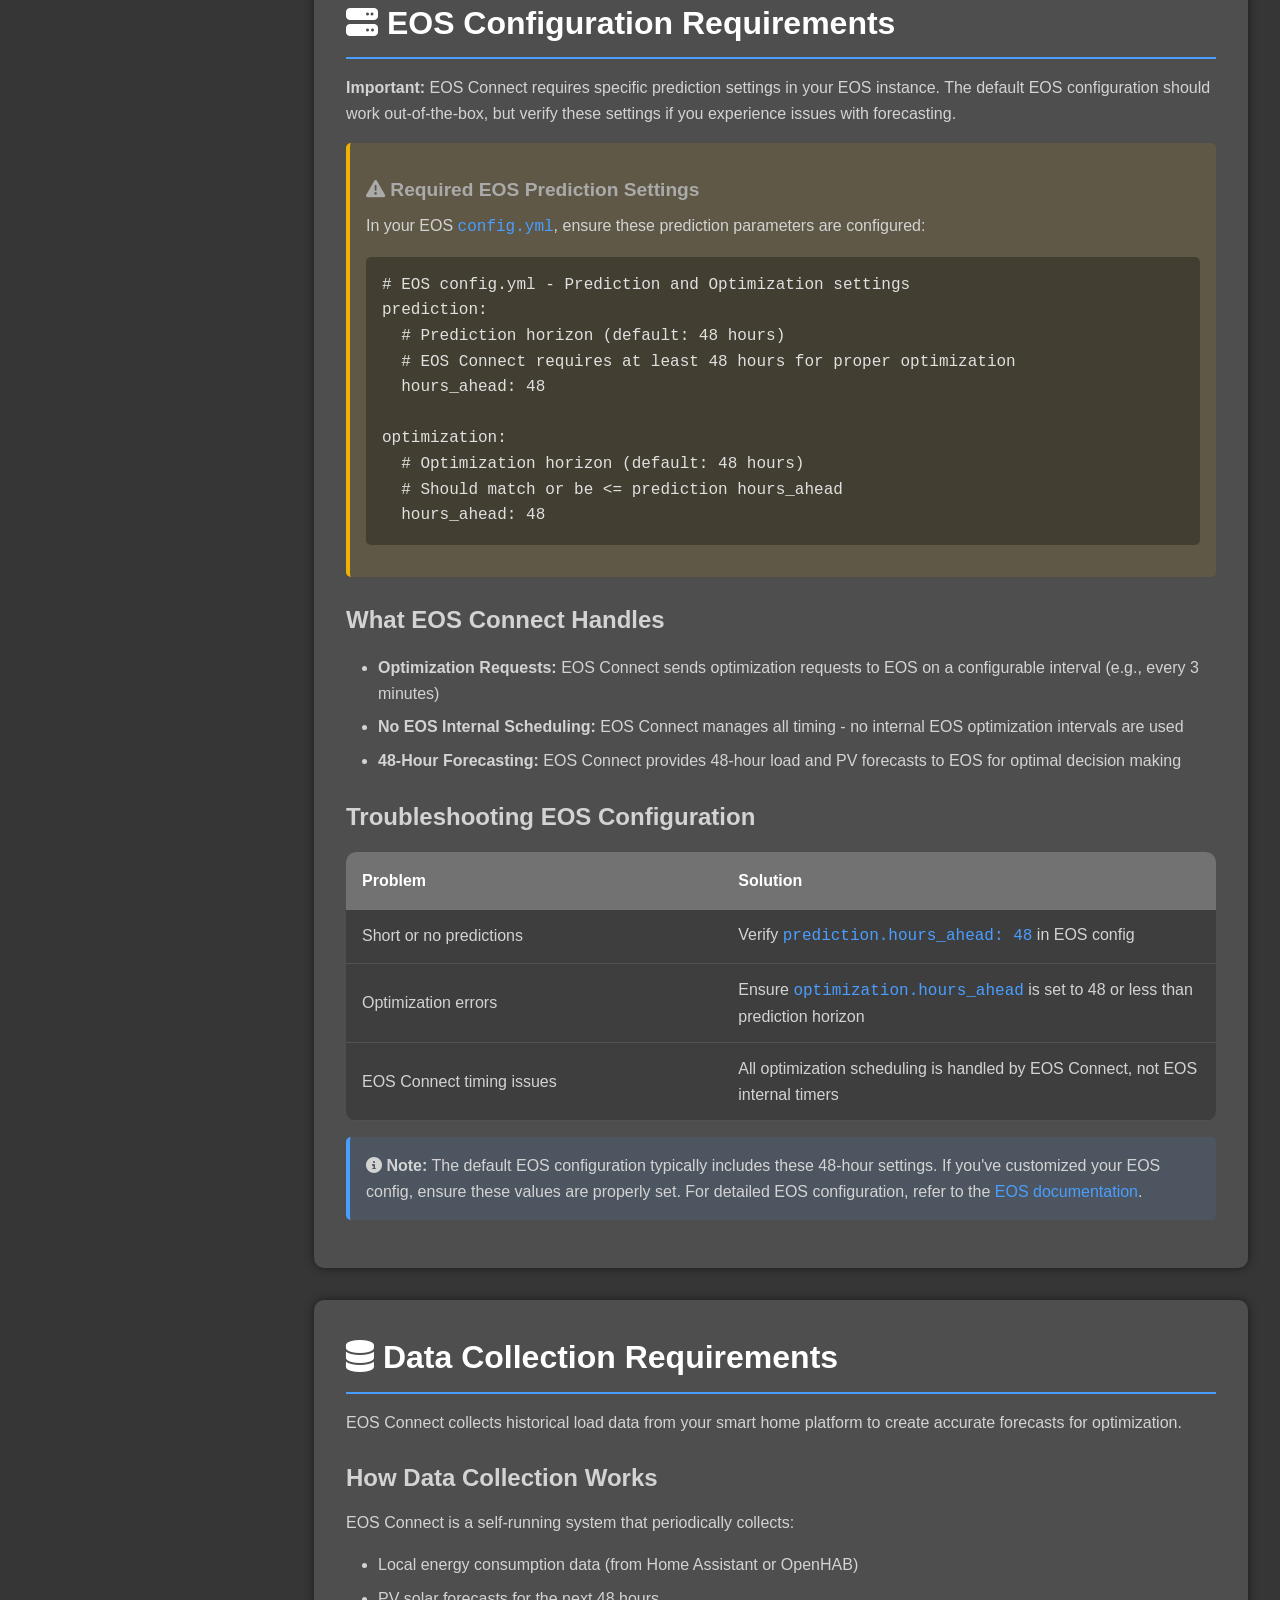
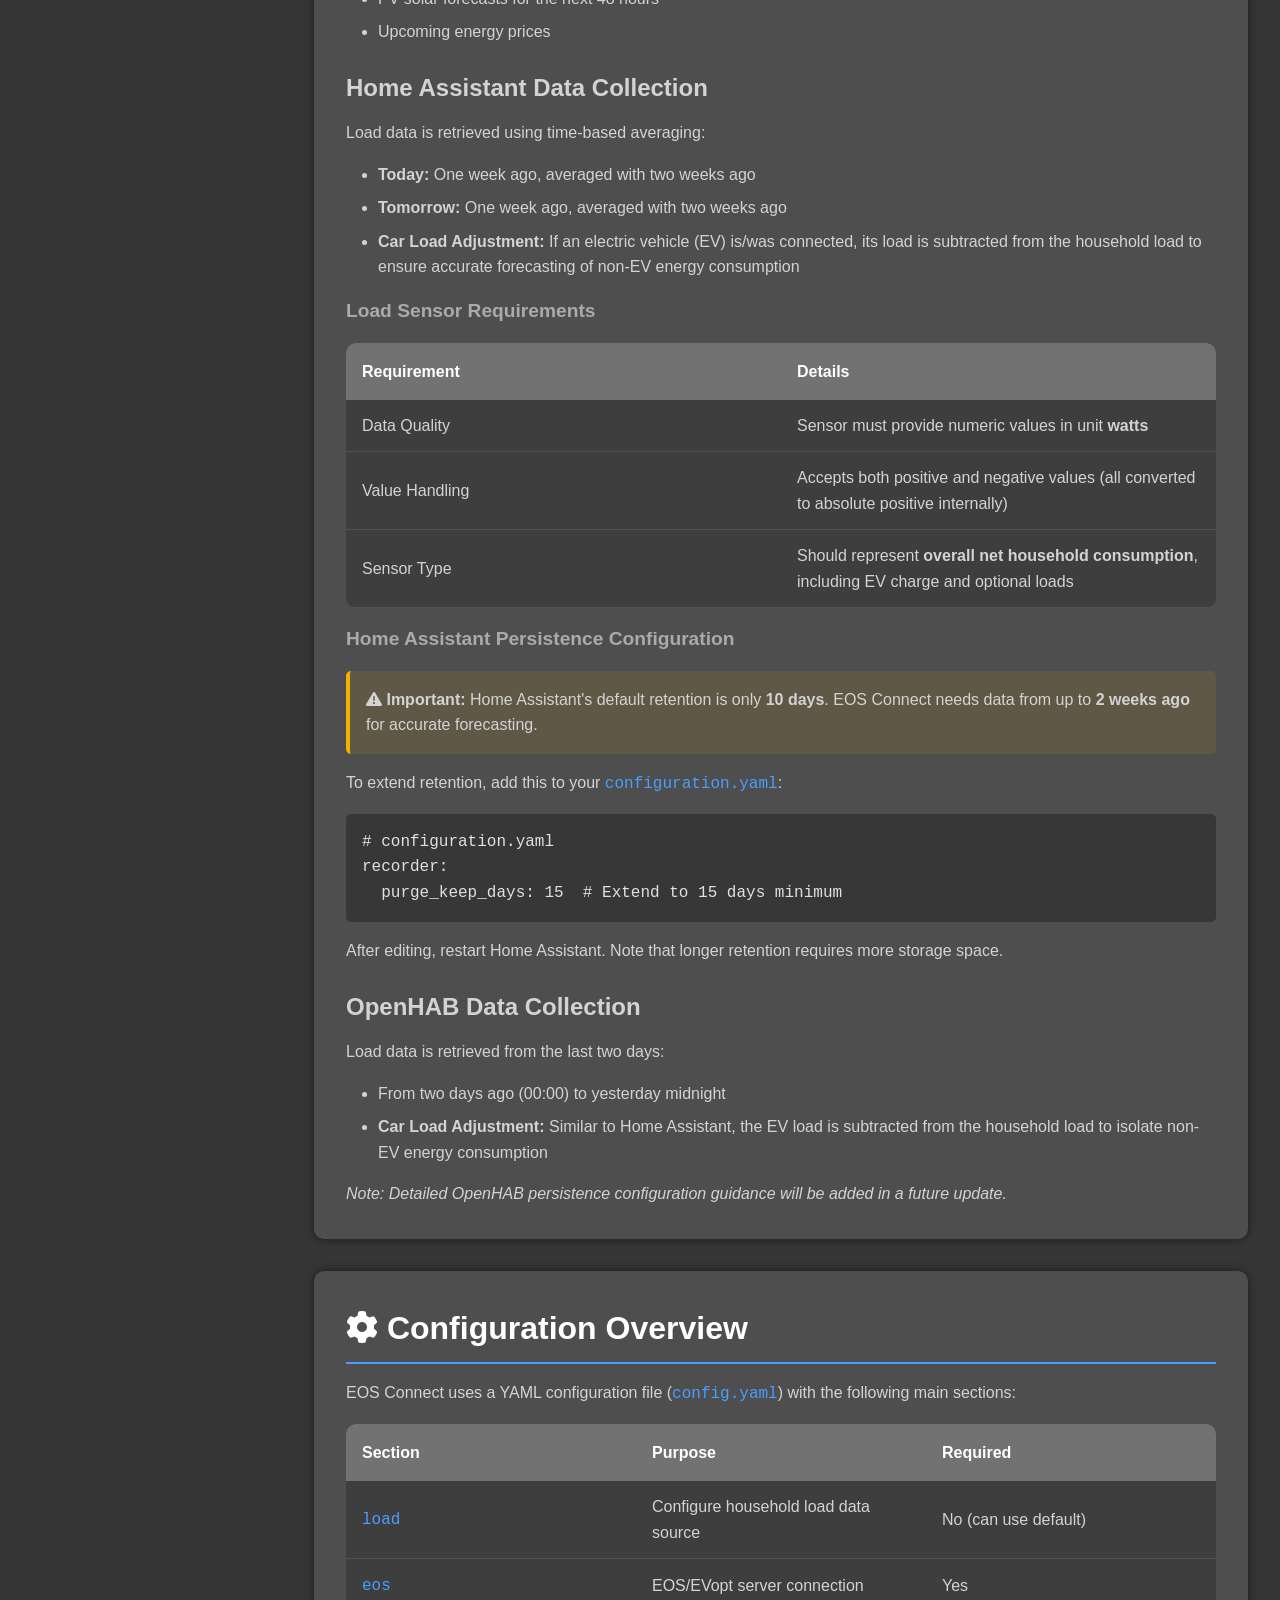
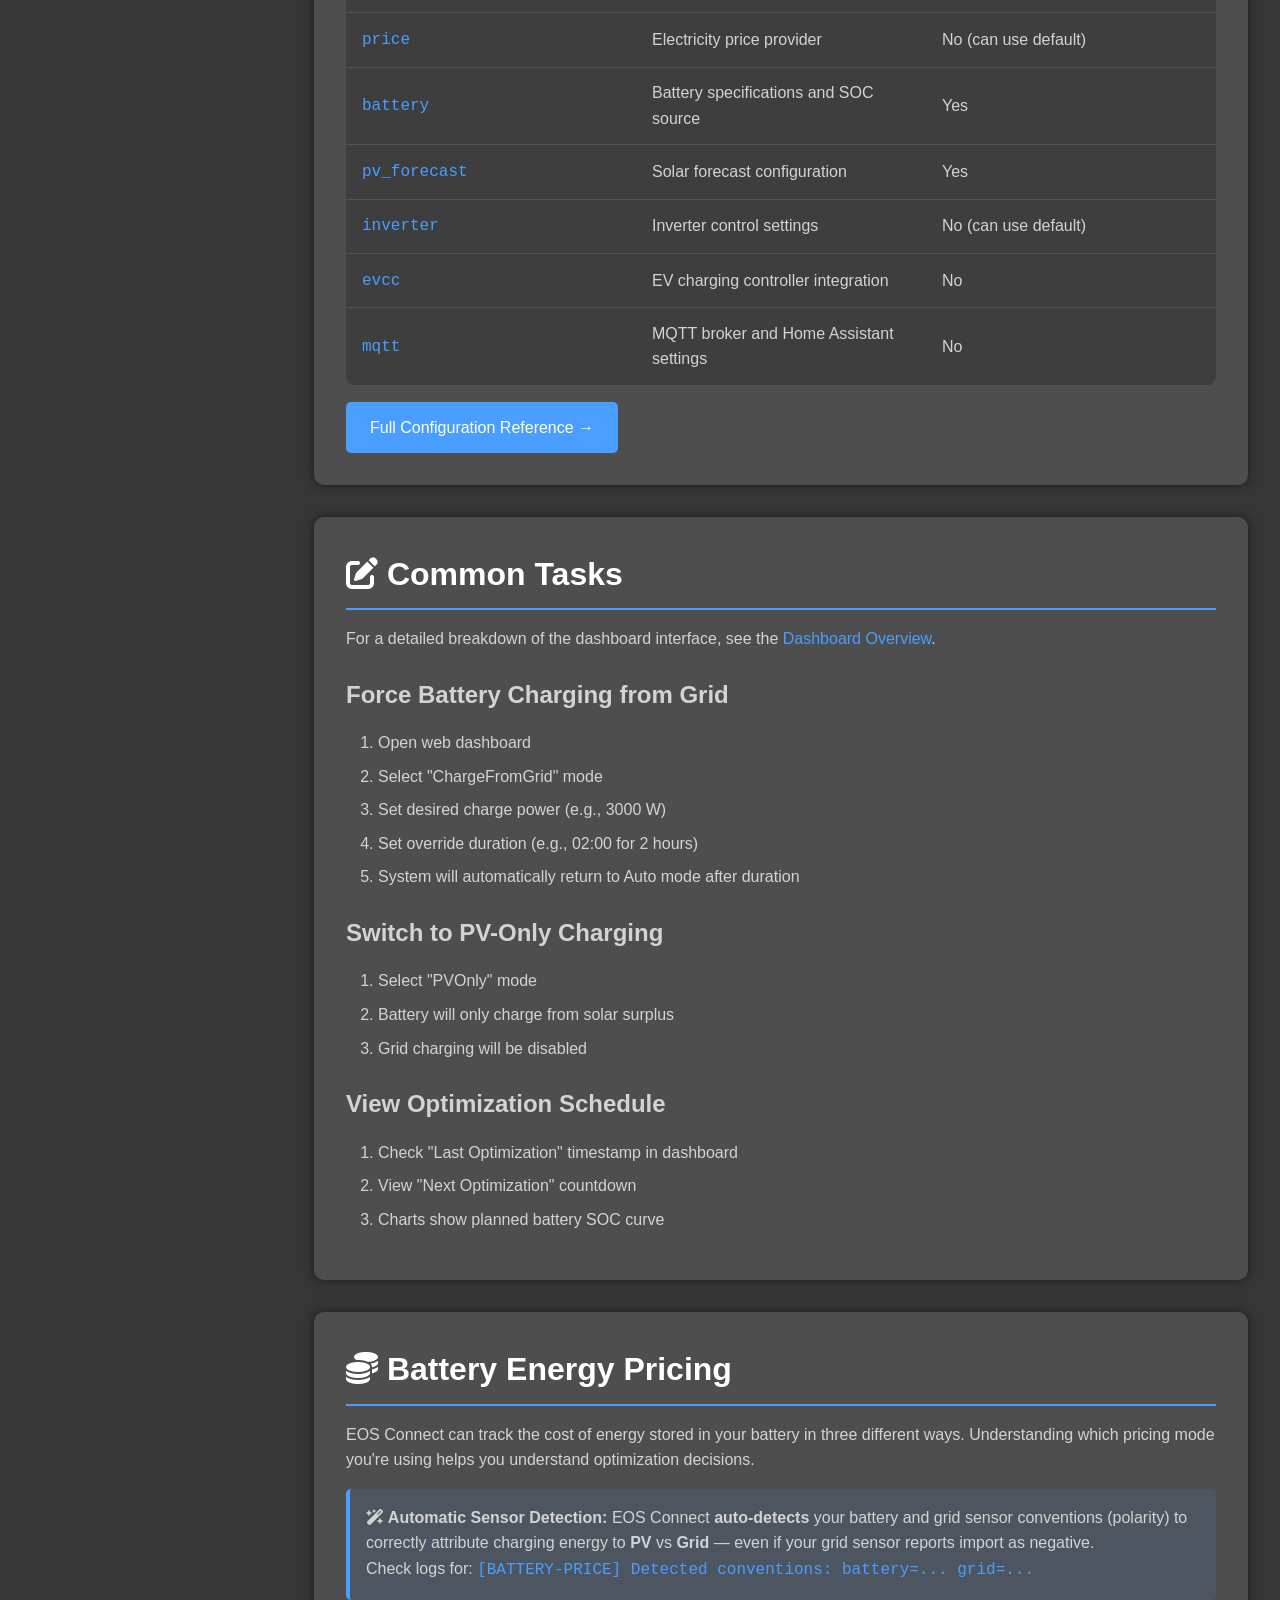
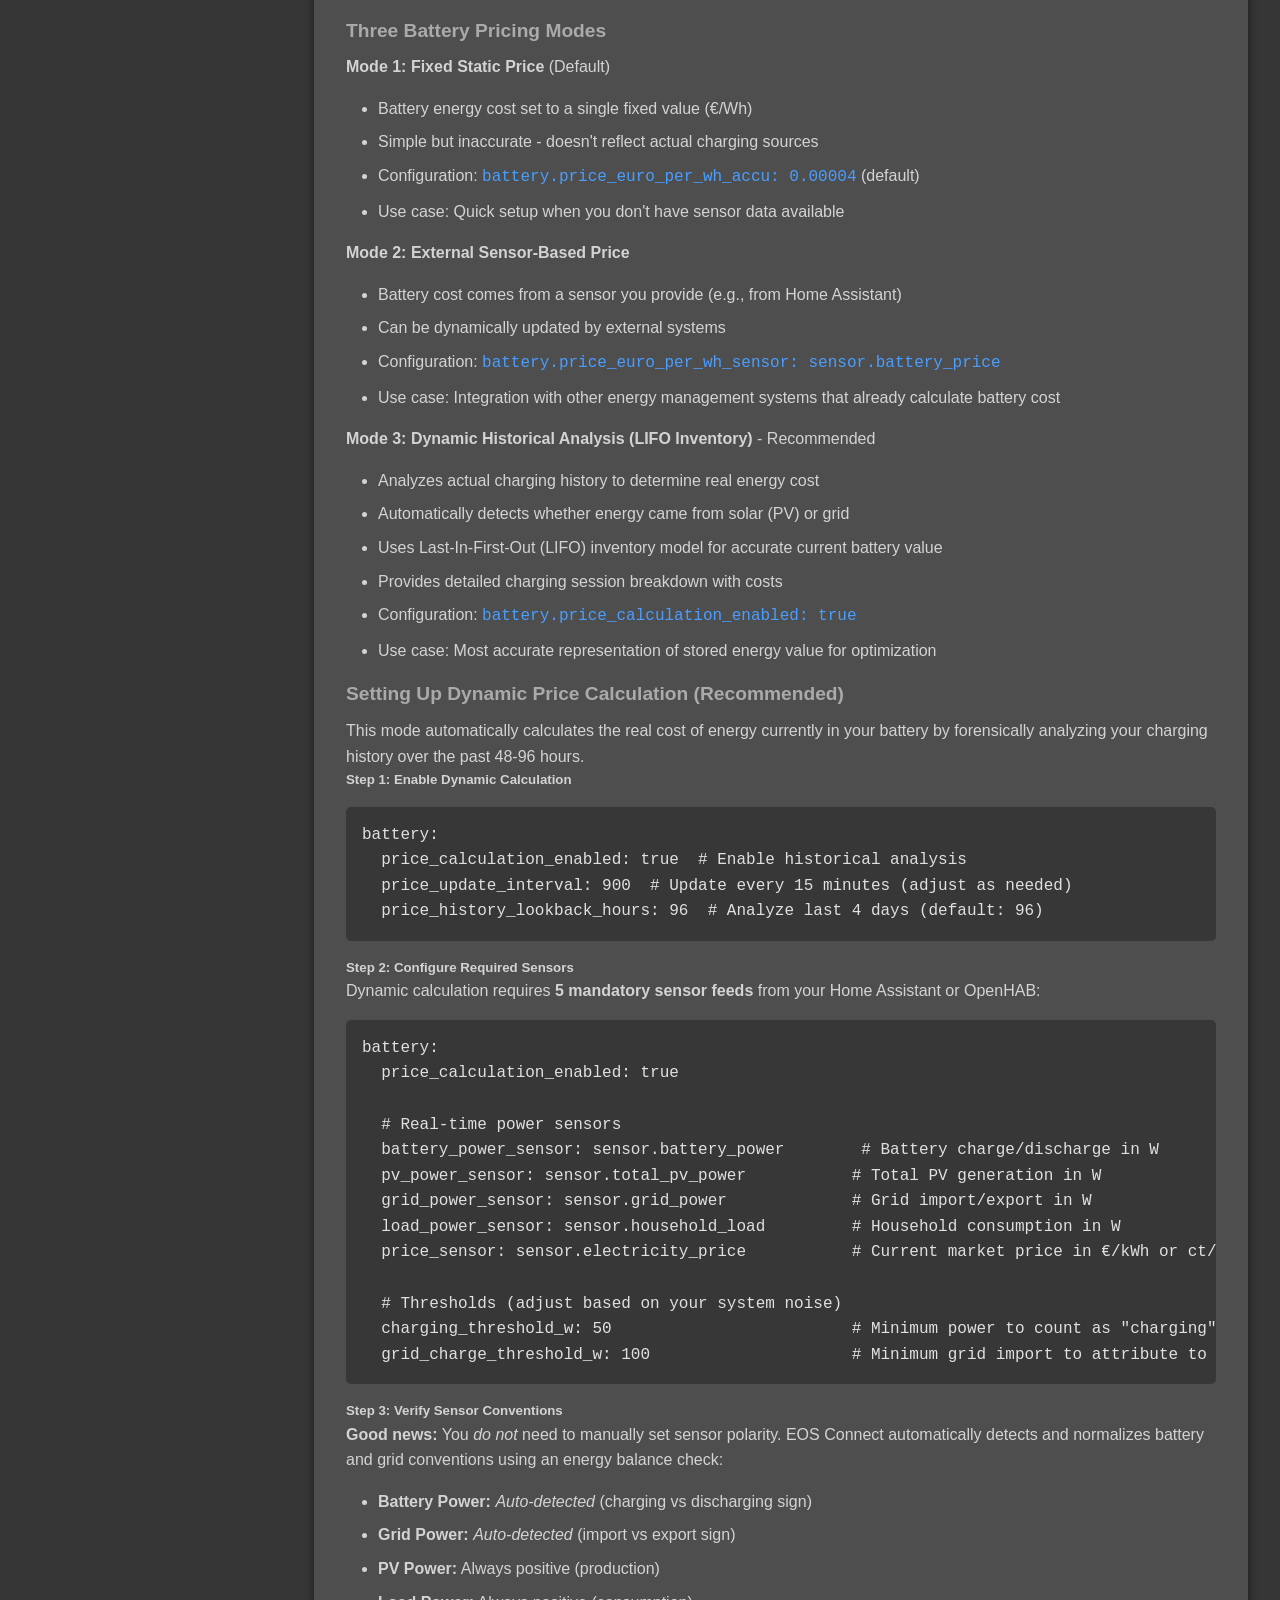
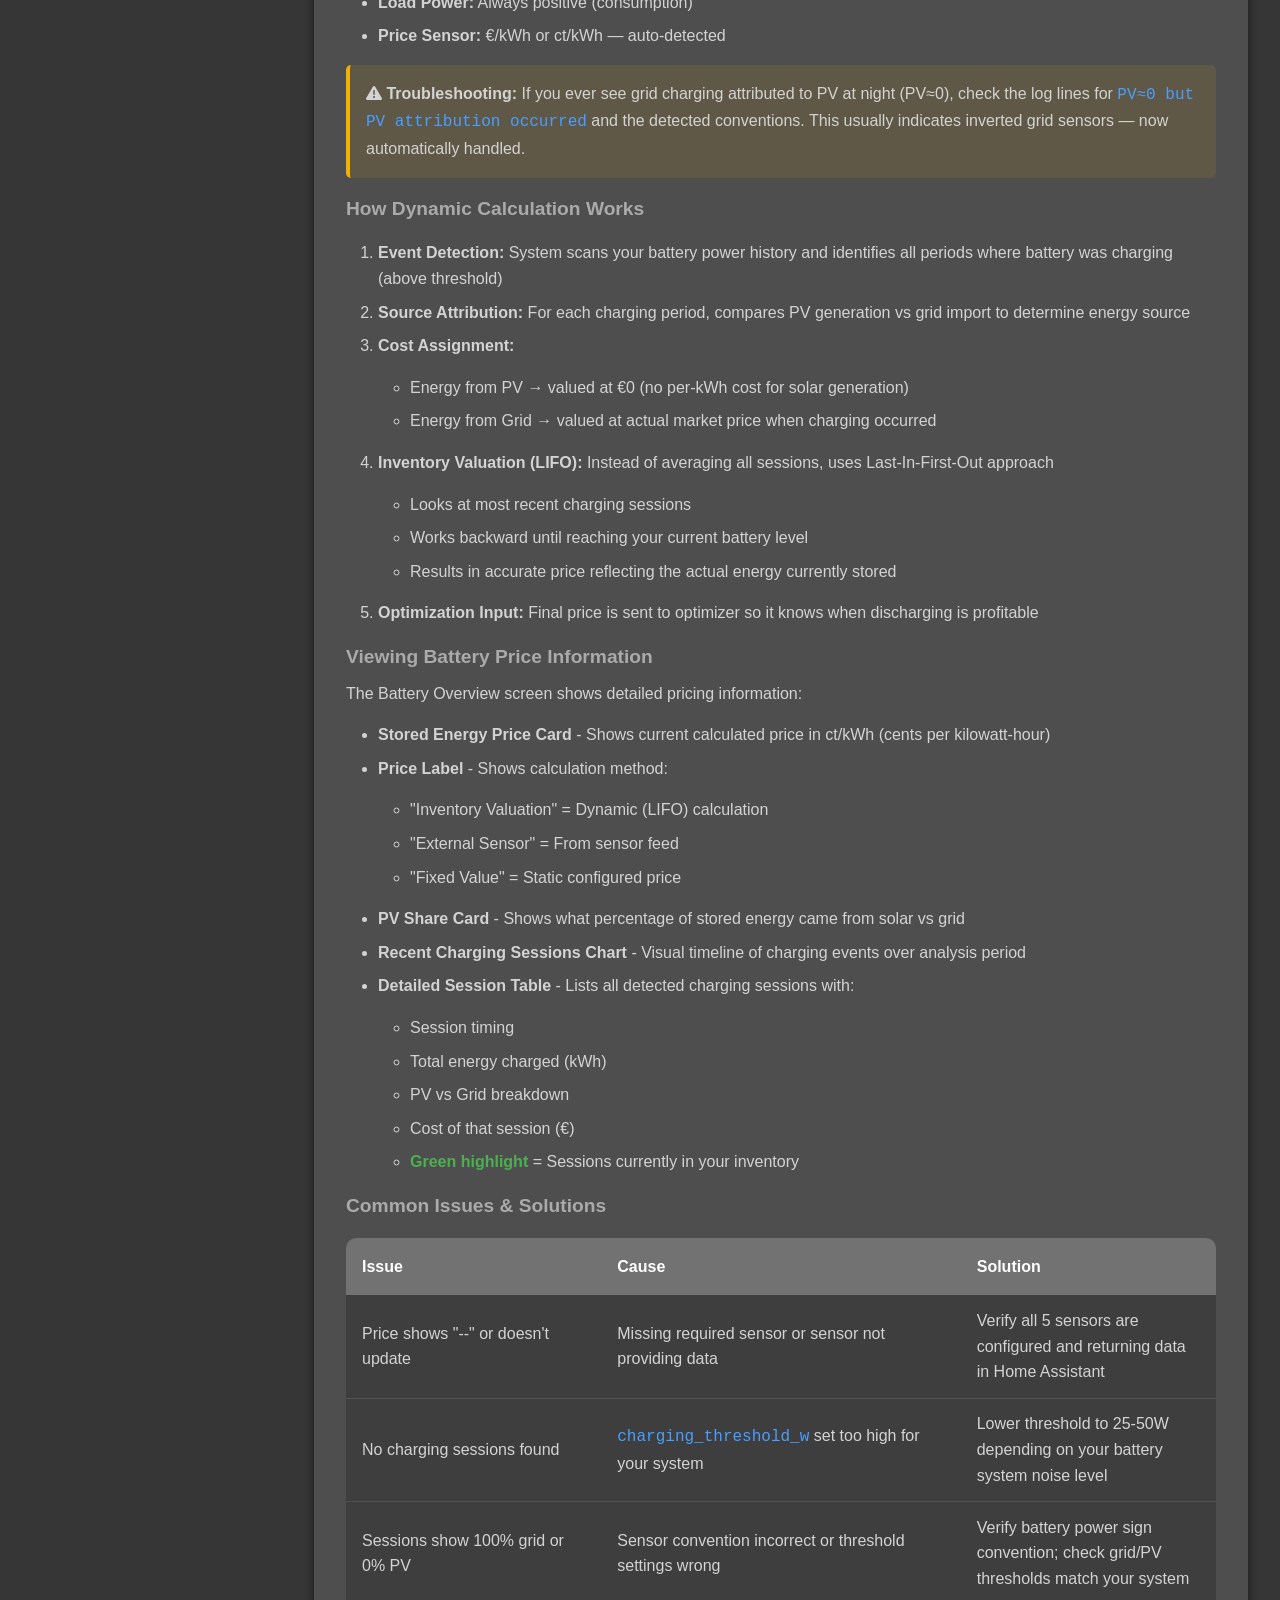
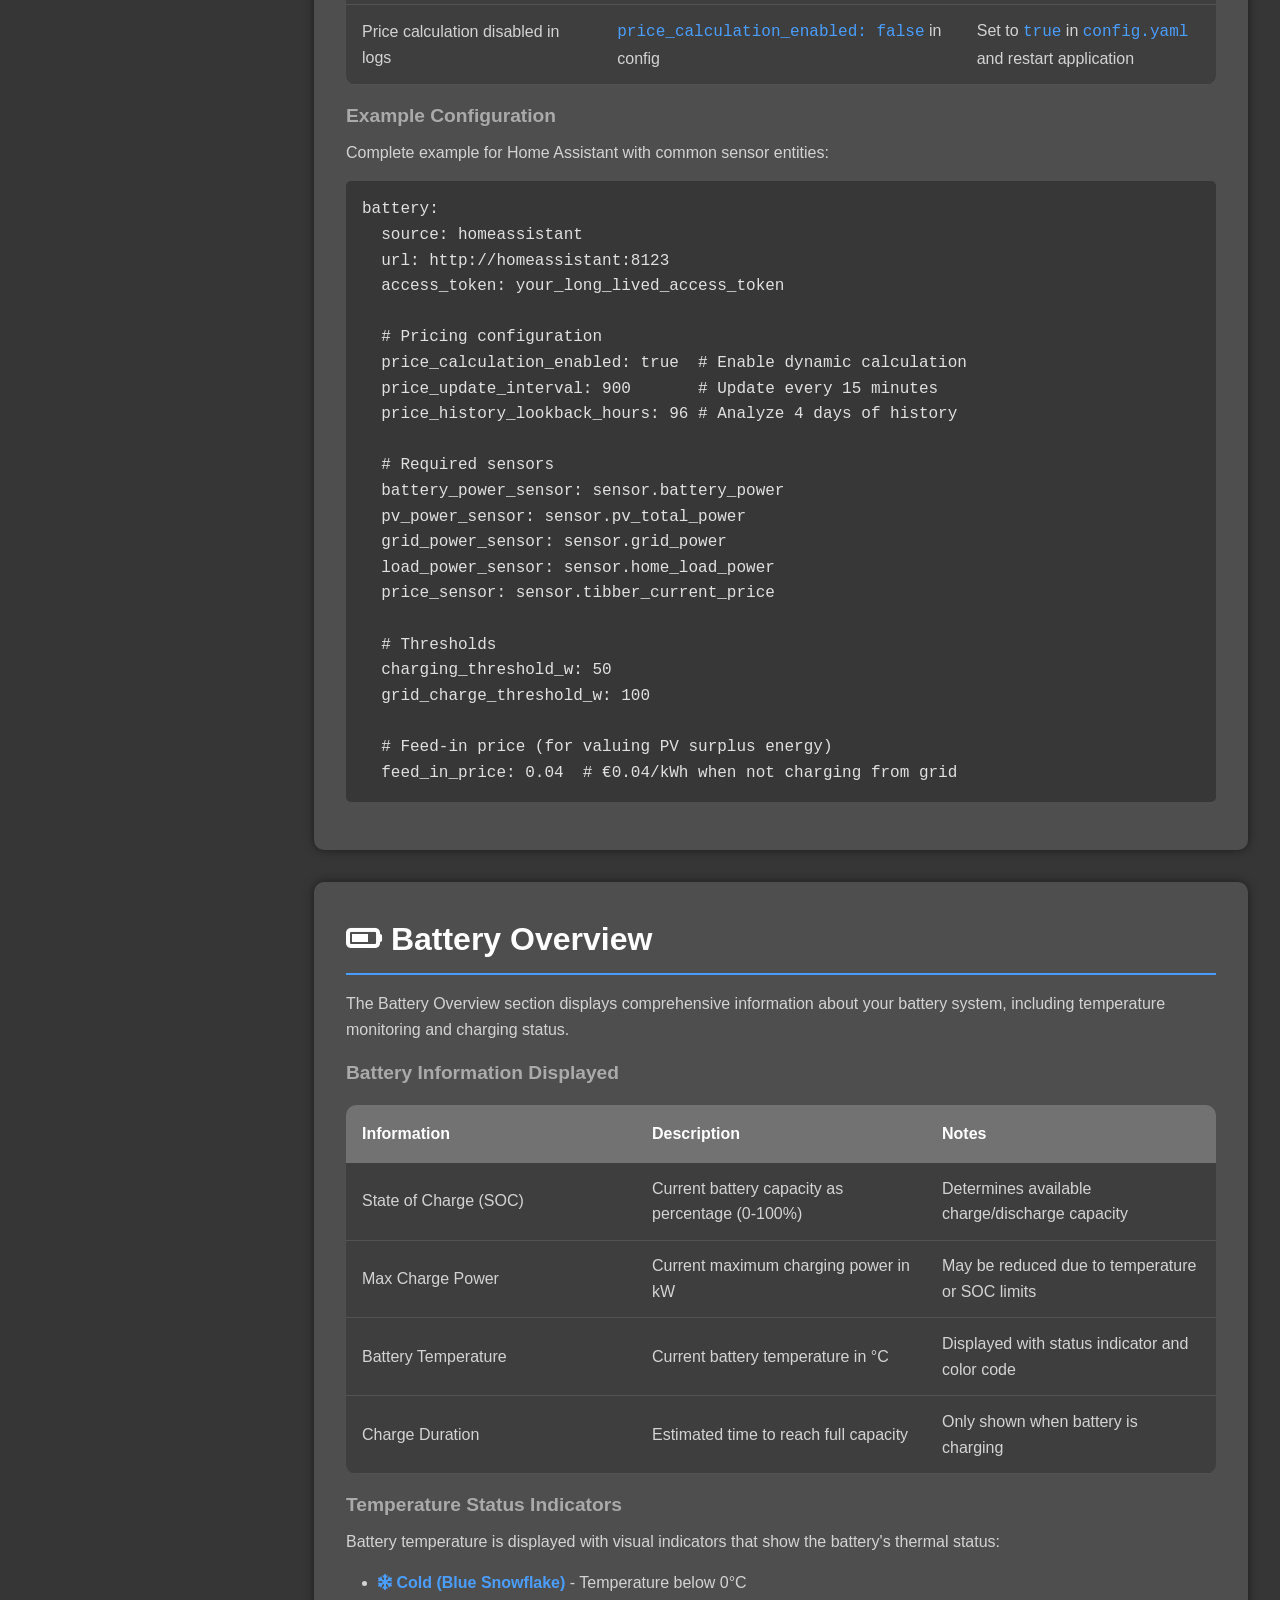
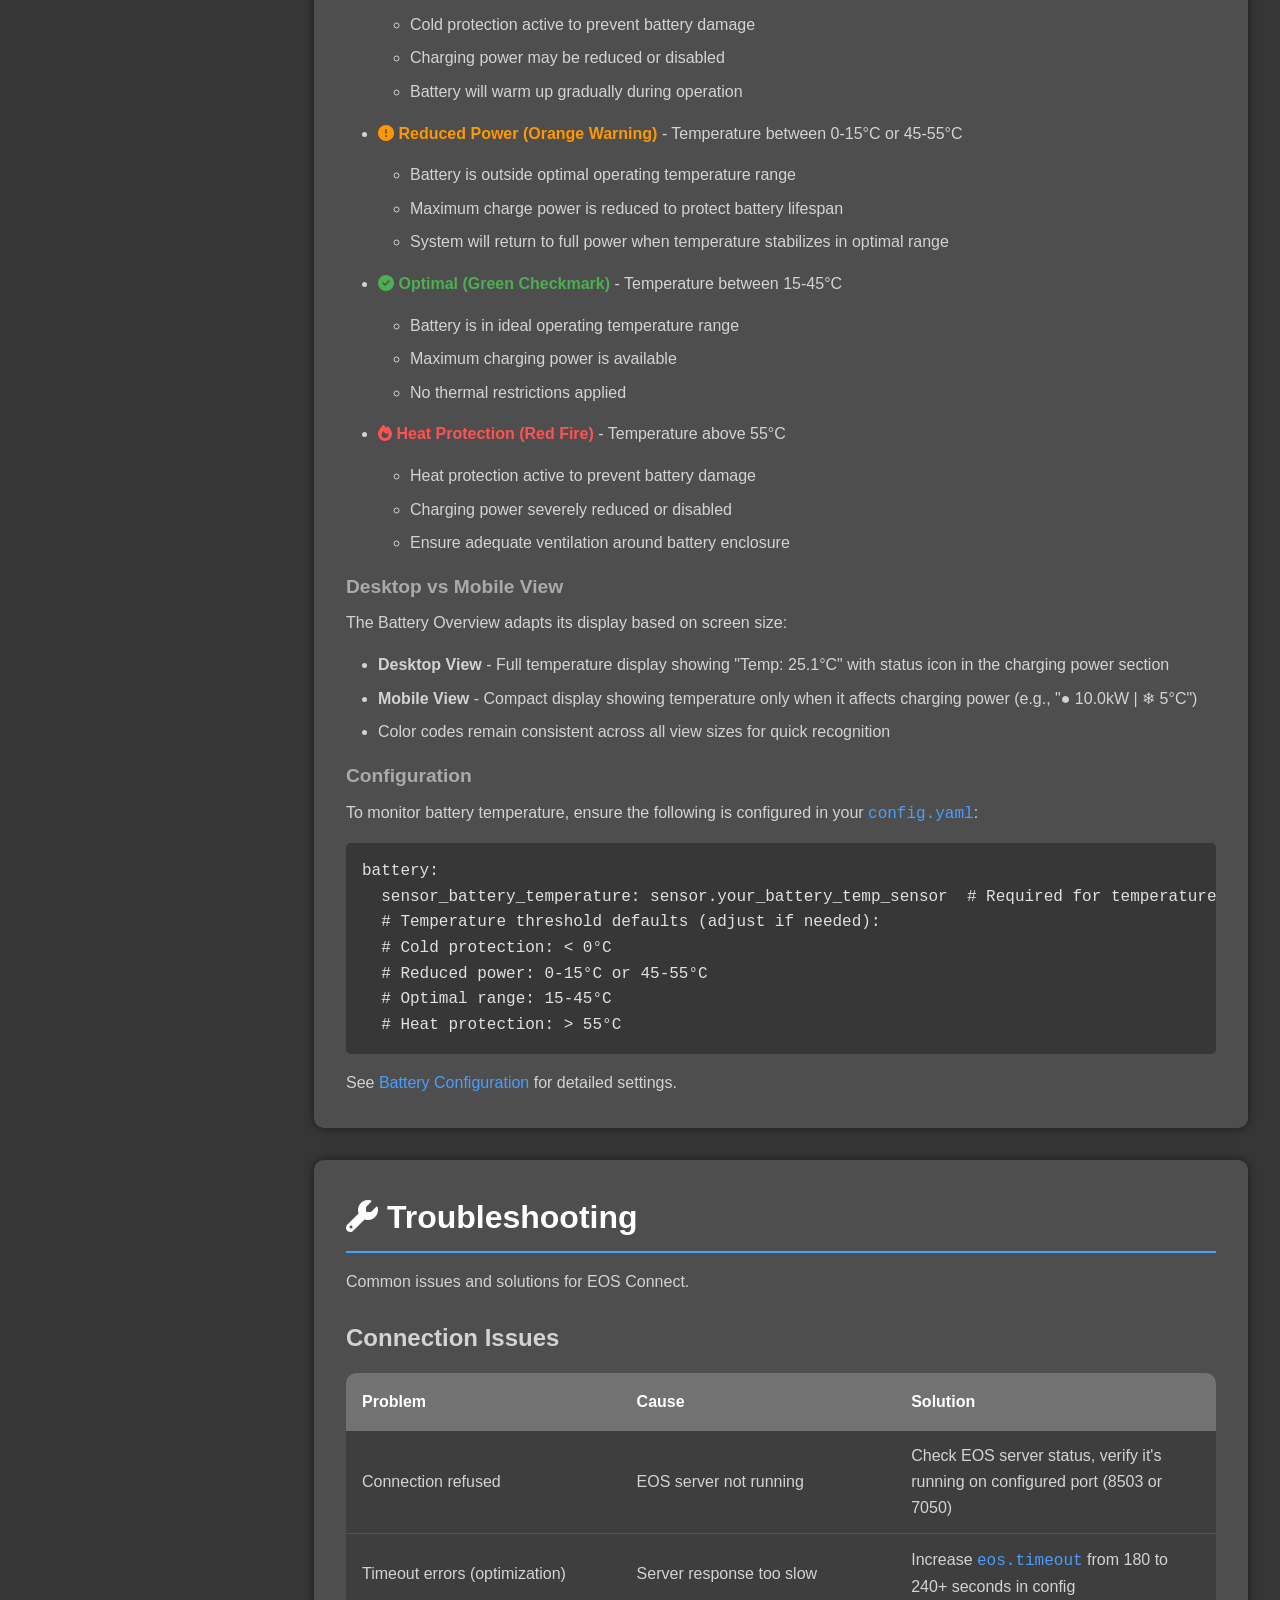
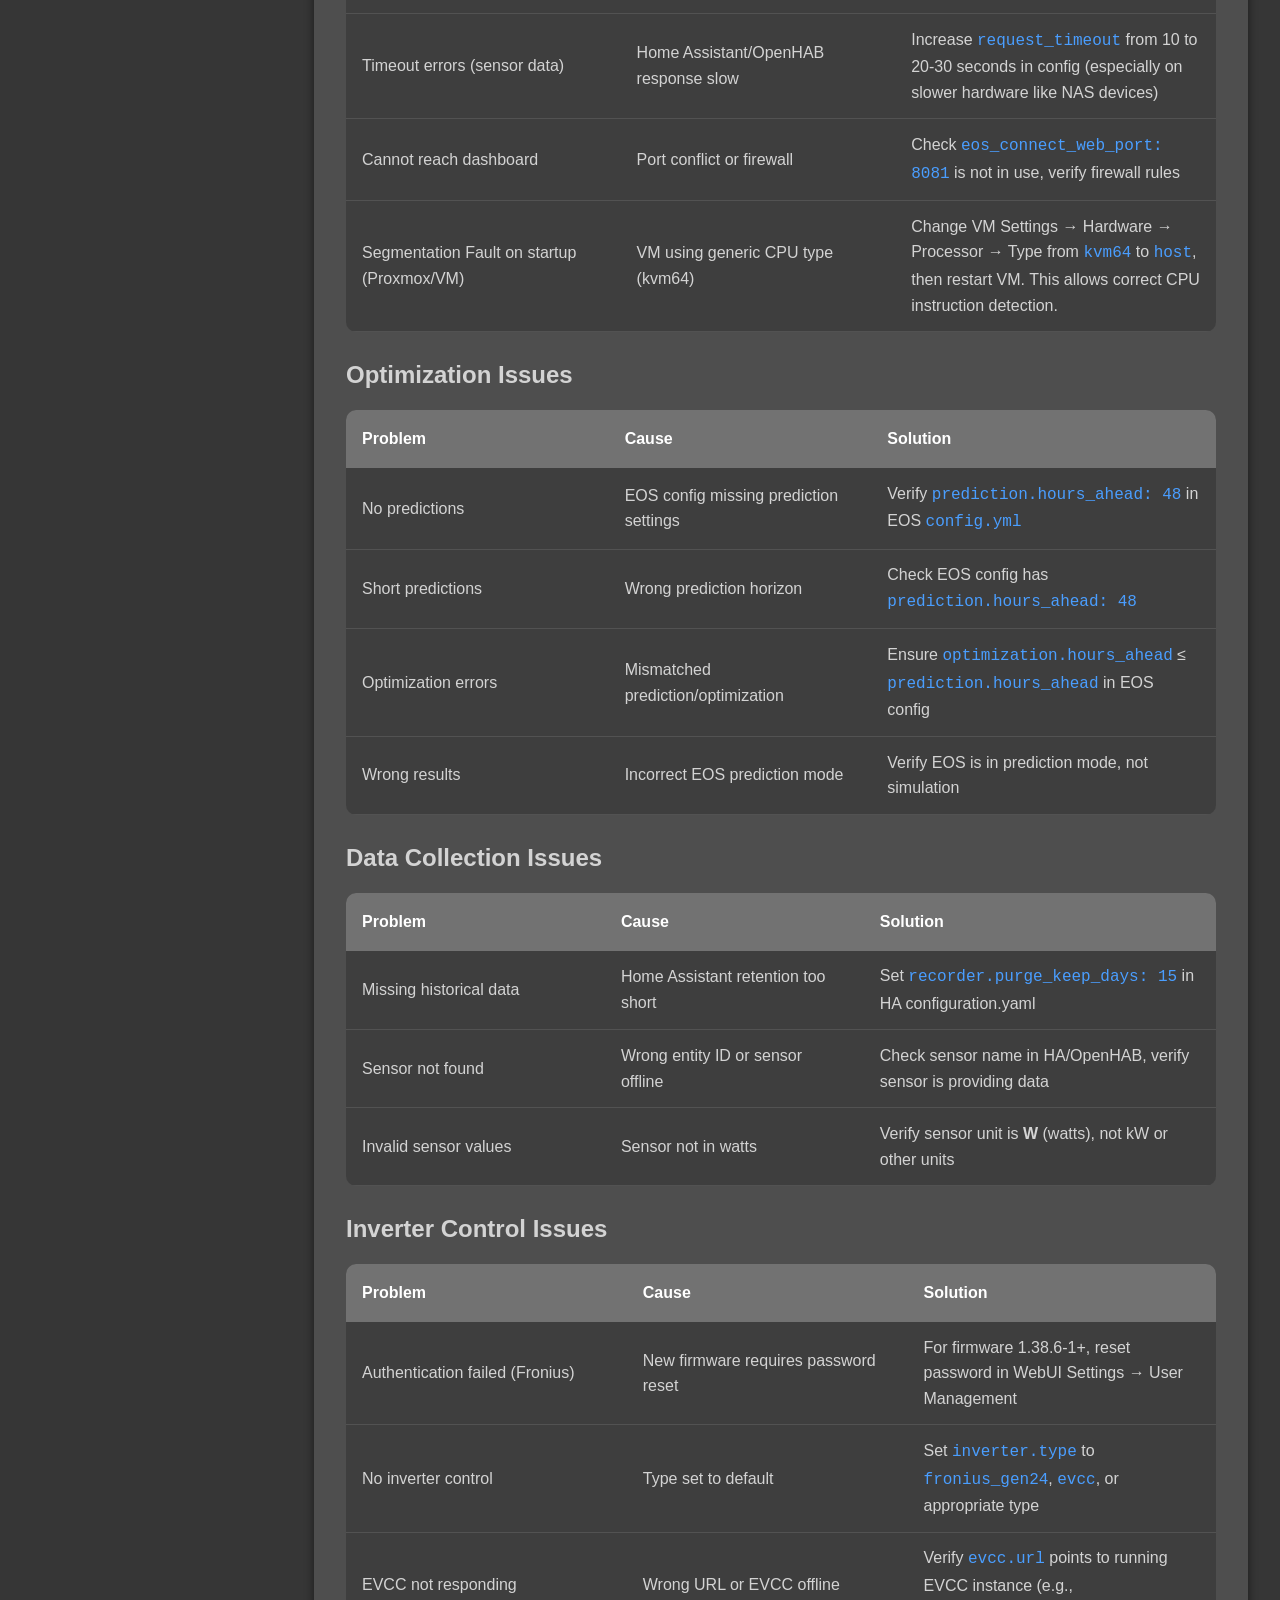
<file: docs/user-guide/index.html>
<!DOCTYPE html>
<html lang="en">
<head>
    <meta charset="UTF-8">
    <meta name="viewport" content="width=device-width, initial-scale=1.0">
    <title>User Guide - EOS Connect Documentation</title>
    <link rel="stylesheet" href="../assets/css/style.css">
    <link rel="stylesheet" href="https://cdnjs.cloudflare.com/ajax/libs/font-awesome/6.7.2/css/all.min.css">
</head>
<body>
    <!-- DRAFT BANNER - REMOVE WHEN FINALIZED -->
    <div class="draft-banner">
        <i class="fas fa-exclamation-triangle"></i> DRAFT DOCUMENTATION - UNDER REVIEW <i class="fas fa-exclamation-triangle"></i>
    </div>
    <!-- END DRAFT BANNER -->

    <nav class="nav-header">
        <div class="nav-container">
            <a href="../index.html" class="nav-logo">
                <img src="../assets/images/icon.png" alt="EOS Connect" style="height: 48px; vertical-align: middle; margin-right: 8px;">
                <span>EOS Connect</span>
                <span class="version-badge">v0.2.31</span>
            </a>
            <button class="mobile-menu-toggle" onclick="toggleMobileMenu()" aria-label="Toggle menu">
                <i class="fas fa-bars"></i>
            </button>
            <ul class="nav-menu">
                <li><a href="../index.html">Home</a></li>
                <li><a href="../what-is/index.html">What Is</a></li>
                <li><a href="index.html" class="active">User Guide</a></li>
                <li><a href="configuration.html">Configuration</a></li>
                <li><a href="../advanced/index.html">Advanced</a></li>
                <li><a href="../developer/index.html">Developer</a></li>
                <li><a href="https://github.com/ohAnd/EOS_connect" target="_blank"><i class="fab fa-github"></i> GitHub</a></li>
                <li><a href="https://github.com/sponsors/ohAnd" target="_blank" title="Sponsor the project"><i class="fas fa-mug-hot"></i></a></li>
            </ul>
        </div>
    </nav>

    <div class="container">
        <!-- Page wrapper with sidebar -->
        <div class="page-wrapper">
            <!-- Table of Contents Sidebar -->
            <aside class="toc-sidebar">
                <h3>On This Page</h3>
                <nav class="toc-nav">
                    <a href="#installation" class="toc-link">Quick Start</a>
                    <a href="#eos-requirements" class="toc-link">EOS Configuration</a>
                    <a href="#data-collection" class="toc-link">Data Collection</a>
                    <a href="#configuration" class="toc-link">Configuration</a>
                    <a href="#common-tasks" class="toc-link">Common Tasks</a>
                    <a href="#battery-pricing" class="toc-link">Battery Pricing</a>
                    <a href="#battery-overview" class="toc-link">Battery Overview</a>
                    <a href="#troubleshooting" class="toc-link">Troubleshooting</a>
                    <a href="#eos-server-setup" class="toc-link">EOS/EVopt Setup</a>
                </nav>
            </aside>

            <!-- Main content -->
            <main class="main-content">
        <div class="hero">
            <h1>User Guide</h1>
            <p>Install, configure, and use EOS Connect to bridge your energy system with optimization engines</p>
        </div>

        <!-- Quick Navigation -->
        <div class="main-blocks">
            <div class="block-card">
                <div class="card-header">
                    <div class="icon"><i class="fas fa-download"></i></div>
                    <h3>Installation</h3>
                </div>
                <p>Step-by-step guides for Home Assistant, Docker, and local installation</p>
                <a href="#installation" class="btn">Install →</a>
            </div>
            <div class="block-card">
                <div class="card-header">
                    <div class="icon"><i class="fas fa-cog"></i></div>
                    <h3>Configuration</h3>
                </div>
                <p>Complete configuration reference for config.yaml</p>
                <a href="configuration.html" class="btn">Configure →</a>
            </div>
            <div class="block-card">
                <div class="card-header">
                    <div class="icon"><i class="fas fa-desktop"></i></div>
                    <h3>Common Tasks</h3>
                </div>
                <p>Manual overrides, mode switching, and daily operations</p>
                <a href="#common-tasks" class="btn">View Tasks →</a>
            </div>
            <div class="block-card">
                <div class="card-header">
                    <div class="icon"><i class="fas fa-question-circle"></i></div>
                    <h3>Support</h3>
                </div>
                <p>Troubleshooting EOS connection and getting help</p>
                <a href="#eos-server-setup" class="btn">Get Help →</a>
            </div>
        </div>

        <!-- Quick Start -->
        <div class="content-section" id="installation">
            <h2><i class="fas fa-rocket"></i> Quick Start</h2>
            <p>Get EOS Connect running in 4 simple steps:</p>

            <h3>Step 1: Requirements</h3>
            <ul>
                <li><strong>Home Assistant</strong> (recommended for most users) OR</li>
                <li><strong>Docker</strong> with Docker Compose OR</li>
                <li><strong>Python 3.11+</strong> for local installation</li>
                <li><strong>Running EOS Server:</strong> You must have an instance of <a href="https://github.com/Akkudoktor-EOS/EOS" target="_blank">Akkudoktor EOS</a> or <a href="https://github.com/thecem/hassio-evopt" target="_blank">EVopt</a> already running and reachable</li>
            </ul>

            <h3>Step 2: Install</h3>
            
            <h4>Option A: Home Assistant Add-on</h4>
            <ol>
                <li>Add repository: <a href="https://github.com/ohAnd/ha_addons" target="_blank">ohAnd/ha_addons</a></li>
                <li>Option A: Install <strong>EOS Server</strong> add-on: <a href="https://github.com/Duetting/ha_eos_addon" target="_blank">Duetting/ha_eos_addon</a> or <a href="https://github.com/thecem/ha_eos_addon" target="_blank">thecem/ha_eos_addon</a></li>
                <li>Option B: Install <strong>EVopt</strong> add-on: <a href="https://github.com/thecem/hassio-evopt" target="_blank">thecem/hassio-evopt</a></li>
                <li>Install "EOS Connect" add-on</li>
                    <li>Easily configure the EOS_connect add-on using the Home Assistant add-on UI—no manual editing of config files is needed, and EOS or EVopt require no special setup. For advanced options or details, see the <a href="configuration.html">user-guide/configuration</a>.</li>
                </li>
                <li>Start all add-ons</li>
            </ol>

            <h4>Option B: Docker</h4>
                <h4>Option B: Docker</h4>
                <p>For EOS backend, see <a href="https://github.com/Akkudoktor-EOS/EOS" target="_blank">Akkudoktor EOS</a>. For EVopt backend, see <a href="https://github.com/thecem/hassio-evopt" target="_blank">EVopt</a>.</p>
                <pre><code>git clone https://github.com/ohAnd/EOS_connect.git
cd EOS_connect
docker-compose up --pull always -d</code></pre>

            <h4>Option C: Local Python</h4>
                <h4>Option C: Local Python</h4>
                <p>For EOS backend, see <a href="https://github.com/Akkudoktor-EOS/EOS" target="_blank">Akkudoktor EOS</a>. For EVopt backend, see <a href="https://github.com/thecem/hassio-evopt" target="_blank">EVopt</a>.</p>
                <pre><code>git clone https://github.com/ohAnd/EOS_connect.git
cd EOS_connect
pip install -r requirements.txt
python src/eos_connect.py</code></pre>

            <h3>Step 3: Configure</h3>
            <p>Edit <code>src/config.yaml</code> with your system details:</p>
            <pre><code># Minimum configuration
eos:
  server: 192.168.1.94  # Your EOS server IP
  port: 8503
  time_frame: 900  # 15-minute intervals

battery:
  capacity_wh: 11059
  max_charge_power_w: 5000

pv_forecast:
  - name: myPV
    lat: 52.5200
    lon: 13.4050
    azimuth: 180
    tilt: 25
    power: 5000</code></pre>

            <h3>Step 4: Access Web Dashboard</h3>
            <p>Open your browser to:</p>
            <ul>
                <li><strong>Home Assistant:</strong> http://homeassistant.local:8081</li>
                <li><strong>Docker/Local:</strong> http://localhost:8081</li>
            </ul>

            <div class="alert alert-success">
                <strong><i class="fas fa-check-circle"></i> Success!</strong> You should see the EOS Connect dashboard with real-time data and forecasts.
            </div>
        </div>

        <!-- EOS Configuration Requirements -->
        <div class="content-section" id="eos-requirements">
            <h2><i class="fas fa-server"></i> EOS Configuration Requirements</h2>
            <p><strong>Important:</strong> EOS Connect requires specific prediction settings in your EOS instance. The default EOS configuration should work out-of-the-box, but verify these settings if you experience issues with forecasting.</p>

            <div class="alert alert-warning">
                <h4><i class="fas fa-exclamation-triangle"></i> Required EOS Prediction Settings</h4>
                <p>In your EOS <code>config.yml</code>, ensure these prediction parameters are configured:</p>
                <pre><code class="yaml"># EOS config.yml - Prediction and Optimization settings
prediction:
  # Prediction horizon (default: 48 hours)
  # EOS Connect requires at least 48 hours for proper optimization
  hours_ahead: 48
  
optimization:
  # Optimization horizon (default: 48 hours) 
  # Should match or be <= prediction hours_ahead
  hours_ahead: 48</code></pre>
            </div>

            <h3>What EOS Connect Handles</h3>
            <ul>
                <li><strong>Optimization Requests:</strong> EOS Connect sends optimization requests to EOS on a configurable interval (e.g., every 3 minutes)</li>
                <li><strong>No EOS Internal Scheduling:</strong> EOS Connect manages all timing - no internal EOS optimization intervals are used</li>
                <li><strong>48-Hour Forecasting:</strong> EOS Connect provides 48-hour load and PV forecasts to EOS for optimal decision making</li>
            </ul>

            <h3>Troubleshooting EOS Configuration</h3>
            <table>
                <thead>
                    <tr>
                        <th>Problem</th>
                        <th>Solution</th>
                    </tr>
                </thead>
                <tbody>
                    <tr>
                        <td>Short or no predictions</td>
                        <td>Verify <code>prediction.hours_ahead: 48</code> in EOS config</td>
                    </tr>
                    <tr>
                        <td>Optimization errors</td>
                        <td>Ensure <code>optimization.hours_ahead</code> is set to 48 or less than prediction horizon</td>
                    </tr>
                    <tr>
                        <td>EOS Connect timing issues</td>
                        <td>All optimization scheduling is handled by EOS Connect, not EOS internal timers</td>
                    </tr>
                </tbody>
            </table>

            <div class="alert alert-info">
                <strong><i class="fas fa-info-circle"></i> Note:</strong> The default EOS configuration typically includes these 48-hour settings. If you've customized your EOS config, ensure these values are properly set. For detailed EOS configuration, refer to the <a href="https://github.com/Akkudoktor-EOS/EOS#configuration" target="_blank">EOS documentation</a>.
            </div>
        </div>

        <!-- Data Collection -->
        <div class="content-section" id="data-collection">
            <h2><i class="fas fa-database"></i> Data Collection Requirements</h2>
            <p>EOS Connect collects historical load data from your smart home platform to create accurate forecasts for optimization.</p>

            <h3>How Data Collection Works</h3>
            <p>EOS Connect is a self-running system that periodically collects:</p>
            <ul>
                <li>Local energy consumption data (from Home Assistant or OpenHAB)</li>
                <li>PV solar forecasts for the next 48 hours</li>
                <li>Upcoming energy prices</li>
            </ul>

            <h3>Home Assistant Data Collection</h3>
            <p>Load data is retrieved using time-based averaging:</p>
            <ul>
                <li><strong>Today:</strong> One week ago, averaged with two weeks ago</li>
                <li><strong>Tomorrow:</strong> One week ago, averaged with two weeks ago</li>
                <li><strong>Car Load Adjustment:</strong> If an electric vehicle (EV) is/was connected, its load is subtracted from the household load to ensure accurate forecasting of non-EV energy consumption</li>
            </ul>

            <h4>Load Sensor Requirements</h4>
            <table>
                <thead>
                    <tr>
                        <th>Requirement</th>
                        <th>Details</th>
                    </tr>
                </thead>
                <tbody>
                    <tr>
                        <td>Data Quality</td>
                        <td>Sensor must provide numeric values in unit <strong>watts</strong></td>
                    </tr>
                    <tr>
                        <td>Value Handling</td>
                        <td>Accepts both positive and negative values (all converted to absolute positive internally)</td>
                    </tr>
                    <tr>
                        <td>Sensor Type</td>
                        <td>Should represent <strong>overall net household consumption</strong>, including EV charge and optional loads</td>
                    </tr>
                </tbody>
            </table>

            <h4>Home Assistant Persistence Configuration</h4>
            <div class="alert alert-warning">
                <strong><i class="fas fa-exclamation-triangle"></i> Important:</strong> Home Assistant's default retention is only <strong>10 days</strong>. EOS Connect needs data from up to <strong>2 weeks ago</strong> for accurate forecasting.
            </div>

            <p>To extend retention, add this to your <code>configuration.yaml</code>:</p>
            <pre><code class="yaml"># configuration.yaml
recorder:
  purge_keep_days: 15  # Extend to 15 days minimum</code></pre>

            <p>After editing, restart Home Assistant. Note that longer retention requires more storage space.</p>

            <h3>OpenHAB Data Collection</h3>
            <p>Load data is retrieved from the last two days:</p>
            <ul>
                <li>From two days ago (00:00) to yesterday midnight</li>
                <li><strong>Car Load Adjustment:</strong> Similar to Home Assistant, the EV load is subtracted from the household load to isolate non-EV energy consumption</li>
            </ul>

            <p><em>Note: Detailed OpenHAB persistence configuration guidance will be added in a future update.</em></p>
        </div>

        <!-- Configuration Overview -->
        <div class="content-section" id="configuration">
            <h2><i class="fas fa-cog"></i> Configuration Overview</h2>
            <p>EOS Connect uses a YAML configuration file (<code>config.yaml</code>) with the following main sections:</p>

            <table>
                <thead>
                    <tr>
                        <th>Section</th>
                        <th>Purpose</th>
                        <th>Required</th>
                    </tr>
                </thead>
                <tbody>
                    <tr>
                        <td><code>load</code></td>
                        <td>Configure household load data source</td>
                        <td>No (can use default)</td>
                    </tr>
                    <tr>
                        <td><code>eos</code></td>
                        <td>EOS/EVopt server connection</td>
                        <td>Yes</td>
                    </tr>
                    <tr>
                        <td><code>price</code></td>
                        <td>Electricity price provider</td>
                        <td>No (can use default)</td>
                    </tr>
                    <tr>
                        <td><code>battery</code></td>
                        <td>Battery specifications and SOC source</td>
                        <td>Yes</td>
                    </tr>
                    <tr>
                        <td><code>pv_forecast</code></td>
                        <td>Solar forecast configuration</td>
                        <td>Yes</td>
                    </tr>
                    <tr>
                        <td><code>inverter</code></td>
                        <td>Inverter control settings</td>
                        <td>No (can use default)</td>
                    </tr>
                    <tr>
                        <td><code>evcc</code></td>
                        <td>EV charging controller integration</td>
                        <td>No</td>
                    </tr>
                    <tr>
                        <td><code>mqtt</code></td>
                        <td>MQTT broker and Home Assistant settings</td>
                        <td>No</td>
                    </tr>
                </tbody>
            </table>

            <a href="configuration.html" class="btn-primary">Full Configuration Reference →</a>
        </div>

        <!-- Common Tasks -->
        <div class="content-section" id="common-tasks">
            <h2><i class="fas fa-edit"></i> Common Tasks</h2>
            <p>For a detailed breakdown of the dashboard interface, see the <a href="../what-is/index.html#web-dashboard">Dashboard Overview</a>.</p>

            <h3>Force Battery Charging from Grid</h3>
            <ol>
                <li>Open web dashboard</li>
                <li>Select "ChargeFromGrid" mode</li>
                <li>Set desired charge power (e.g., 3000 W)</li>
                <li>Set override duration (e.g., 02:00 for 2 hours)</li>
                <li>System will automatically return to Auto mode after duration</li>
            </ol>

            <h3>Switch to PV-Only Charging</h3>
            <ol>
                <li>Select "PVOnly" mode</li>
                <li>Battery will only charge from solar surplus</li>
                <li>Grid charging will be disabled</li>
            </ol>

            <h3>View Optimization Schedule</h3>
            <ol>
                <li>Check "Last Optimization" timestamp in dashboard</li>
                <li>View "Next Optimization" countdown</li>
                <li>Charts show planned battery SOC curve</li>
            </ol>
        </div>

        <!-- Battery Pricing -->
        <div class="content-section" id="battery-pricing">
            <h2><i class="fas fa-coins"></i> Battery Energy Pricing</h2>
            <p>EOS Connect can track the cost of energy stored in your battery in three different ways. Understanding which pricing mode you're using helps you understand optimization decisions.</p>
            <div class="alert alert-info">
                <strong><i class="fas fa-wand-magic-sparkles"></i> Automatic Sensor Detection:</strong> EOS Connect <strong>auto-detects</strong> your battery and grid sensor conventions (polarity) to correctly attribute charging energy to <strong>PV</strong> vs <strong>Grid</strong> — even if your grid sensor reports import as negative.
                <br>Check logs for: <code>[BATTERY-PRICE] Detected conventions: battery=... grid=...</code>
            </div>
            
            <h4>Three Battery Pricing Modes</h4>
            <p><strong>Mode 1: Fixed Static Price</strong> (Default)</p>
            <ul>
                <li>Battery energy cost set to a single fixed value (€/Wh)</li>
                <li>Simple but inaccurate - doesn't reflect actual charging sources</li>
                <li>Configuration: <code>battery.price_euro_per_wh_accu: 0.00004</code> (default)</li>
                <li>Use case: Quick setup when you don't have sensor data available</li>
            </ul>

            <p><strong>Mode 2: External Sensor-Based Price</strong></p>
            <ul>
                <li>Battery cost comes from a sensor you provide (e.g., from Home Assistant)</li>
                <li>Can be dynamically updated by external systems</li>
                <li>Configuration: <code>battery.price_euro_per_wh_sensor: sensor.battery_price</code></li>
                <li>Use case: Integration with other energy management systems that already calculate battery cost</li>
            </ul>

            <p><strong>Mode 3: Dynamic Historical Analysis (LIFO Inventory)</strong> - Recommended</p>
            <ul>
                <li>Analyzes actual charging history to determine real energy cost</li>
                <li>Automatically detects whether energy came from solar (PV) or grid</li>
                <li>Uses Last-In-First-Out (LIFO) inventory model for accurate current battery value</li>
                <li>Provides detailed charging session breakdown with costs</li>
                <li>Configuration: <code>battery.price_calculation_enabled: true</code></li>
                <li>Use case: Most accurate representation of stored energy value for optimization</li>
            </ul>

            <h4>Setting Up Dynamic Price Calculation (Recommended)</h4>
            <p>This mode automatically calculates the real cost of energy currently in your battery by forensically analyzing your charging history over the past 48-96 hours.</p>

            <h5>Step 1: Enable Dynamic Calculation</h5>
            <pre><code>battery:
  price_calculation_enabled: true  # Enable historical analysis
  price_update_interval: 900  # Update every 15 minutes (adjust as needed)
  price_history_lookback_hours: 96  # Analyze last 4 days (default: 96)</code></pre>

            <h5>Step 2: Configure Required Sensors</h5>
            <p>Dynamic calculation requires <strong>5 mandatory sensor feeds</strong> from your Home Assistant or OpenHAB:</p>
            <pre><code>battery:
  price_calculation_enabled: true
  
  # Real-time power sensors
  battery_power_sensor: sensor.battery_power        # Battery charge/discharge in W
  pv_power_sensor: sensor.total_pv_power           # Total PV generation in W
  grid_power_sensor: sensor.grid_power             # Grid import/export in W
  load_power_sensor: sensor.household_load         # Household consumption in W
  price_sensor: sensor.electricity_price           # Current market price in €/kWh or ct/kWh
  
  # Thresholds (adjust based on your system noise)
  charging_threshold_w: 50                         # Minimum power to count as "charging" event
  grid_charge_threshold_w: 100                     # Minimum grid import to attribute to grid vs PV</code></pre>

            <h5>Step 3: Verify Sensor Conventions</h5>
            <p><strong>Good news:</strong> You <em>do not</em> need to manually set sensor polarity. EOS Connect automatically detects and normalizes battery and grid conventions using an energy balance check:</p>
            <ul>
                <li><strong>Battery Power:</strong> <em>Auto-detected</em> (charging vs discharging sign)</li>
                <li><strong>Grid Power:</strong> <em>Auto-detected</em> (import vs export sign)</li>
                <li><strong>PV Power:</strong> Always positive (production)</li>
                <li><strong>Load Power:</strong> Always positive (consumption)</li>
                <li><strong>Price Sensor:</strong> €/kWh or ct/kWh — auto-detected</li>
            </ul>
            <div class="alert alert-warning">
                <strong><i class="fas fa-exclamation-triangle"></i> Troubleshooting:</strong> If you ever see grid charging attributed to PV at night (PV≈0), check the log lines for <code>PV≈0 but PV attribution occurred</code> and the detected conventions. This usually indicates inverted grid sensors — now automatically handled.
            </div>

            <h4>How Dynamic Calculation Works</h4>
            <ol>
                <li><strong>Event Detection:</strong> System scans your battery power history and identifies all periods where battery was charging (above threshold)</li>
                <li><strong>Source Attribution:</strong> For each charging period, compares PV generation vs grid import to determine energy source</li>
                <li><strong>Cost Assignment:</strong>
                    <ul>
                        <li>Energy from PV → valued at €0 (no per-kWh cost for solar generation)</li>
                        <li>Energy from Grid → valued at actual market price when charging occurred</li>
                    </ul>
                </li>
                <li><strong>Inventory Valuation (LIFO):</strong> Instead of averaging all sessions, uses Last-In-First-Out approach
                    <ul>
                        <li>Looks at most recent charging sessions</li>
                        <li>Works backward until reaching your current battery level</li>
                        <li>Results in accurate price reflecting the actual energy currently stored</li>
                    </ul>
                </li>
                <li><strong>Optimization Input:</strong> Final price is sent to optimizer so it knows when discharging is profitable</li>
            </ol>

            <h4>Viewing Battery Price Information</h4>
            <p>The Battery Overview screen shows detailed pricing information:</p>
            <ul>
                <li><strong>Stored Energy Price Card</strong> - Shows current calculated price in ct/kWh (cents per kilowatt-hour)</li>
                <li><strong>Price Label</strong> - Shows calculation method:
                    <ul>
                        <li>"Inventory Valuation" = Dynamic (LIFO) calculation</li>
                        <li>"External Sensor" = From sensor feed</li>
                        <li>"Fixed Value" = Static configured price</li>
                    </ul>
                </li>
                <li><strong>PV Share Card</strong> - Shows what percentage of stored energy came from solar vs grid</li>
                <li><strong>Recent Charging Sessions Chart</strong> - Visual timeline of charging events over analysis period</li>
                <li><strong>Detailed Session Table</strong> - Lists all detected charging sessions with:
                    <ul>
                        <li>Session timing</li>
                        <li>Total energy charged (kWh)</li>
                        <li>PV vs Grid breakdown</li>
                        <li>Cost of that session (€)</li>
                        <li><strong style="color: #4caf50;">Green highlight</strong> = Sessions currently in your inventory</li>
                    </ul>
                </li>
            </ul>

            <h4>Common Issues & Solutions</h4>
            <table>
                <thead>
                    <tr>
                        <th>Issue</th>
                        <th>Cause</th>
                        <th>Solution</th>
                    </tr>
                </thead>
                <tbody>
                    <tr>
                        <td>Price shows "--" or doesn't update</td>
                        <td>Missing required sensor or sensor not providing data</td>
                        <td>Verify all 5 sensors are configured and returning data in Home Assistant</td>
                    </tr>
                    <tr>
                        <td>No charging sessions found</td>
                        <td><code>charging_threshold_w</code> set too high for your system</td>
                        <td>Lower threshold to 25-50W depending on your battery system noise level</td>
                    </tr>
                    <tr>
                        <td>Sessions show 100% grid or 0% PV</td>
                        <td>Sensor convention incorrect or threshold settings wrong</td>
                        <td>Verify battery power sign convention; check grid/PV thresholds match your system</td>
                    </tr>
                    <tr>
                        <td>Price calculation disabled in logs</td>
                        <td><code>price_calculation_enabled: false</code> in config</td>
                        <td>Set to <code>true</code> in <code>config.yaml</code> and restart application</td>
                    </tr>
                </tbody>
            </table>

            <h4>Example Configuration</h4>
            <p>Complete example for Home Assistant with common sensor entities:</p>
            <pre><code>battery:
  source: homeassistant
  url: http://homeassistant:8123
  access_token: your_long_lived_access_token
  
  # Pricing configuration
  price_calculation_enabled: true  # Enable dynamic calculation
  price_update_interval: 900       # Update every 15 minutes
  price_history_lookback_hours: 96 # Analyze 4 days of history
  
  # Required sensors
  battery_power_sensor: sensor.battery_power
  pv_power_sensor: sensor.pv_total_power
  grid_power_sensor: sensor.grid_power
  load_power_sensor: sensor.home_load_power
  price_sensor: sensor.tibber_current_price
  
  # Thresholds
  charging_threshold_w: 50
  grid_charge_threshold_w: 100
  
  # Feed-in price (for valuing PV surplus energy)
  feed_in_price: 0.04  # €0.04/kWh when not charging from grid</code></pre>
        </div>

        <!-- Battery Overview -->
        <div class="content-section" id="battery-overview">
            <h2><i class="fas fa-battery-three-quarters"></i> Battery Overview</h2>
            <p>The Battery Overview section displays comprehensive information about your battery system, including temperature monitoring and charging status.</p>
            
            <h4>Battery Information Displayed</h4>
            <table>
                <thead>
                    <tr>
                        <th>Information</th>
                        <th>Description</th>
                        <th>Notes</th>
                    </tr>
                </thead>
                <tbody>
                    <tr>
                        <td>State of Charge (SOC)</td>
                        <td>Current battery capacity as percentage (0-100%)</td>
                        <td>Determines available charge/discharge capacity</td>
                    </tr>
                    <tr>
                        <td>Max Charge Power</td>
                        <td>Current maximum charging power in kW</td>
                        <td>May be reduced due to temperature or SOC limits</td>
                    </tr>
                    <tr>
                        <td>Battery Temperature</td>
                        <td>Current battery temperature in °C</td>
                        <td>Displayed with status indicator and color code</td>
                    </tr>
                    <tr>
                        <td>Charge Duration</td>
                        <td>Estimated time to reach full capacity</td>
                        <td>Only shown when battery is charging</td>
                    </tr>
                </tbody>
            </table>

            <h4>Temperature Status Indicators</h4>
            <p>Battery temperature is displayed with visual indicators that show the battery's thermal status:</p>
            <ul>
                <li><strong style="color: #4a9eff;"><i class="fas fa-snowflake"></i> Cold (Blue Snowflake)</strong> - Temperature below 0°C
                    <ul>
                        <li>Cold protection active to prevent battery damage</li>
                        <li>Charging power may be reduced or disabled</li>
                        <li>Battery will warm up gradually during operation</li>
                    </ul>
                </li>
                <li><strong style="color: #ff9800;"><i class="fas fa-exclamation-circle"></i> Reduced Power (Orange Warning)</strong> - Temperature between 0-15°C or 45-55°C
                    <ul>
                        <li>Battery is outside optimal operating temperature range</li>
                        <li>Maximum charge power is reduced to protect battery lifespan</li>
                        <li>System will return to full power when temperature stabilizes in optimal range</li>
                    </ul>
                </li>
                <li><strong style="color: #4caf50;"><i class="fas fa-check-circle"></i> Optimal (Green Checkmark)</strong> - Temperature between 15-45°C
                    <ul>
                        <li>Battery is in ideal operating temperature range</li>
                        <li>Maximum charging power is available</li>
                        <li>No thermal restrictions applied</li>
                    </ul>
                </li>
                <li><strong style="color: #ff5252;"><i class="fas fa-fire"></i> Heat Protection (Red Fire)</strong> - Temperature above 55°C
                    <ul>
                        <li>Heat protection active to prevent battery damage</li>
                        <li>Charging power severely reduced or disabled</li>
                        <li>Ensure adequate ventilation around battery enclosure</li>
                    </ul>
                </li>
            </ul>

            <h4>Desktop vs Mobile View</h4>
            <p>The Battery Overview adapts its display based on screen size:</p>
            <ul>
                <li><strong>Desktop View</strong> - Full temperature display showing "Temp: 25.1°C" with status icon in the charging power section</li>
                <li><strong>Mobile View</strong> - Compact display showing temperature only when it affects charging power (e.g., "● 10.0kW | ❄ 5°C")</li>
                <li>Color codes remain consistent across all view sizes for quick recognition</li>
            </ul>

            <h4>Configuration</h4>
            <p>To monitor battery temperature, ensure the following is configured in your <code>config.yaml</code>:</p>
            <pre><code>battery:
  sensor_battery_temperature: sensor.your_battery_temp_sensor  # Required for temperature monitoring
  # Temperature threshold defaults (adjust if needed):
  # Cold protection: &lt; 0°C
  # Reduced power: 0-15°C or 45-55°C  
  # Optimal range: 15-45°C
  # Heat protection: &gt; 55°C</code></pre>
            <p>See <a href="configuration.html#battery-configuration">Battery Configuration</a> for detailed settings.</p>
        </div>

        <!-- Troubleshooting -->
        <div class="content-section" id="troubleshooting">
            <h2><i class="fas fa-wrench"></i> Troubleshooting</h2>
            <p>Common issues and solutions for EOS Connect.</p>

            <h3>Connection Issues</h3>
            <table>
                <thead>
                    <tr>
                        <th style="width: 200px;">Problem</th>
                        <th>Cause</th>
                        <th>Solution</th>
                    </tr>
                </thead>
                <tbody>
                    <tr>
                        <td>Connection refused</td>
                        <td>EOS server not running</td>
                        <td>Check EOS server status, verify it's running on configured port (8503 or 7050)</td>
                    </tr>
                    <tr>
                        <td>Timeout errors (optimization)</td>
                        <td>Server response too slow</td>
                        <td>Increase <code>eos.timeout</code> from 180 to 240+ seconds in config</td>
                    </tr>
                    <tr>
                        <td>Timeout errors (sensor data)</td>
                        <td>Home Assistant/OpenHAB response slow</td>
                        <td>Increase <code>request_timeout</code> from 10 to 20-30 seconds in config (especially on slower hardware like NAS devices)</td>
                    </tr>
                    <tr>
                        <td>Cannot reach dashboard</td>
                        <td>Port conflict or firewall</td>
                        <td>Check <code>eos_connect_web_port: 8081</code> is not in use, verify firewall rules</td>
                    </tr>
                    <tr>
                        <td>Segmentation Fault on startup (Proxmox/VM)</td>
                        <td>VM using generic CPU type (kvm64)</td>
                        <td>Change VM Settings → Hardware → Processor → Type from <code>kvm64</code> to <code>host</code>, then restart VM. This allows correct CPU instruction detection.</td>
                    </tr>
                </tbody>
            </table>

            <h3>Optimization Issues</h3>
            <table>
                <thead>
                    <tr>
                        <th style="width: 200px;">Problem</th>
                        <th>Cause</th>
                        <th>Solution</th>
                    </tr>
                </thead>
                <tbody>
                    <tr>
                        <td>No predictions</td>
                        <td>EOS config missing prediction settings</td>
                        <td>Verify <code>prediction.hours_ahead: 48</code> in EOS <code>config.yml</code></td>
                    </tr>
                    <tr>
                        <td>Short predictions</td>
                        <td>Wrong prediction horizon</td>
                        <td>Check EOS config has <code>prediction.hours_ahead: 48</code></td>
                    </tr>
                    <tr>
                        <td>Optimization errors</td>
                        <td>Mismatched prediction/optimization</td>
                        <td>Ensure <code>optimization.hours_ahead</code> ≤ <code>prediction.hours_ahead</code> in EOS config</td>
                    </tr>
                    <tr>
                        <td>Wrong results</td>
                        <td>Incorrect EOS prediction mode</td>
                        <td>Verify EOS is in prediction mode, not simulation</td>
                    </tr>
                </tbody>
            </table>

            <h3>Data Collection Issues</h3>
            <table>
                <thead>
                    <tr>
                        <th style="width: 200px;">Problem</th>
                        <th>Cause</th>
                        <th>Solution</th>
                    </tr>
                </thead>
                <tbody>
                    <tr>
                        <td>Missing historical data</td>
                        <td>Home Assistant retention too short</td>
                        <td>Set <code>recorder.purge_keep_days: 15</code> in HA configuration.yaml</td>
                    </tr>
                    <tr>
                        <td>Sensor not found</td>
                        <td>Wrong entity ID or sensor offline</td>
                        <td>Check sensor name in HA/OpenHAB, verify sensor is providing data</td>
                    </tr>
                    <tr>
                        <td>Invalid sensor values</td>
                        <td>Sensor not in watts</td>
                        <td>Verify sensor unit is <strong>W</strong> (watts), not kW or other units</td>
                    </tr>
                </tbody>
            </table>

            <h3>Inverter Control Issues</h3>
            <table>
                <thead>
                    <tr>
                        <th style="width: 200px;">Problem</th>
                        <th>Cause</th>
                        <th>Solution</th>
                    </tr>
                </thead>
                <tbody>
                    <tr>
                        <td>Authentication failed (Fronius)</td>
                        <td>New firmware requires password reset</td>
                        <td>For firmware 1.38.6-1+, reset password in WebUI Settings → User Management</td>
                    </tr>
                    <tr>
                        <td>No inverter control</td>
                        <td>Type set to default</td>
                        <td>Set <code>inverter.type</code> to <code>fronius_gen24</code>, <code>evcc</code>, or appropriate type</td>
                    </tr>
                    <tr>
                        <td>EVCC not responding</td>
                        <td>Wrong URL or EVCC offline</td>
                        <td>Verify <code>evcc.url</code> points to running EVCC instance (e.g., http://192.168.1.100:7070)</td>
                    </tr>
                </tbody>
            </table>

            <h3>MQTT Integration Issues</h3>
            <table>
                <thead>
                    <tr>
                        <th style="width: 200px;">Problem</th>
                        <th>Cause</th>
                        <th>Solution</th>
                    </tr>
                </thead>
                <tbody>
                    <tr>
                        <td>No MQTT messages</td>
                        <td>MQTT disabled or wrong broker</td>
                        <td>Set <code>mqtt.enabled: true</code>, verify broker address and credentials</td>
                    </tr>
                    <tr>
                        <td>HA entities not appearing</td>
                        <td>Auto discovery disabled</td>
                        <td>Set <code>mqtt.ha_mqtt_auto_discovery: true</code></td>
                    </tr>
                    <tr>
                        <td>Connection refused to broker</td>
                        <td>Wrong port or broker offline</td>
                        <td>Check broker is running, verify <code>mqtt.port</code> (default 1883)</td>
                    </tr>
                </tbody>
            </table>

            <h3>Getting Help</h3>
            <div class="alert alert-info">
                <h4><i class="fas fa-question-circle"></i> Still Need Help?</h4>
                <ul>
                    <li><strong>Logs:</strong> Check logs in dashboard (top menu → Logs) or enable <code>log_level: debug</code></li>
                    <li><strong>GitHub Issues:</strong> Search <a href="https://github.com/ohAnd/EOS_connect/issues" target="_blank">existing issues</a> or create a new one</li>
                    <li><strong>Discussions:</strong> Ask questions in <a href="https://github.com/ohAnd/EOS_connect/discussions" target="_blank">GitHub Discussions</a></li>
                    <li><strong>Documentation:</strong> Review <a href="configuration.html">Configuration Reference</a> and <a href="../advanced/index.html">Advanced Topics</a></li>
                </ul>
            </div>
        </div>

        <!-- EOS Server Setup -->
        <div class="content-section" id="eos-server-setup">
            <h2><i class="fas fa-desktop"></i> EOS/EVopt Server Setup</h2>
            <p><strong>EOS Connect requires a running optimization backend to calculate energy strategies.</strong></p>
            
            <div class="alert alert-info">
                <strong><i class="fas fa-lightbulb"></i> Remember:</strong> EOS Connect is an <strong>integration and control platform</strong>. The optimization calculations are performed by:
                <ul style="margin-top: 0.5rem;">
                    <li><strong>EOS</strong> - Akkudoktor Energy Optimization System (port 8503)</li>
                    <li><strong>EVopt</strong> - Lightweight optimizer (port 7050)</li>
                </ul>
            </div>

            <h3>Installing the Optimization Backend</h3>

            <h4>Option 1: Home Assistant Add-on</h4>
            <p>Install via Home Assistant add-on store:</p>
            <ul>
                <li><strong>EOS:</strong> <a href="https://github.com/Duetting/ha_eos_addon" target="_blank">Duetting/ha_eos_addon</a> or <a href="https://github.com/thecem/ha_eos_addon" target="_blank">thecem/ha_eos_addon</a></li>
                <li><strong>EVopt:</strong> <a href="https://github.com/thecem/hassio-evopt" target="_blank"><i class="fab fa-github"></i> thecem/hassio-evopt</a></li>
            </ul>

            <h4>Option 2: Docker</h4>
            <p>Run EOS in a separate Docker container (see EOS repository for docker-compose configuration).</p>

            <h4>Option 3: Local Installation</h4>
            <p>Clone and run EOS locally (requires Python). See <a href="https://github.com/Akkudoktor-EOS/EOS" target="_blank">EOS documentation</a>.</p>

            <h3>EOS Server Configuration</h3>
            <div class="alert alert-warning">
                <strong><i class="fas fa-exclamation-triangle"></i> Important:</strong> EOS must be configured for <strong>prediction mode</strong> with proper settings.
            </div>

            <h4>Required EOS Prediction Settings</h4>
            <p>In your EOS configuration, ensure these are set:</p>
            <pre><code>prediction_hours: 48
pv_prognose_today: 0.0
pv_prognose_tomorrow: 0.0
eauto: 0
gesamtlast: 0.0</code></pre>

            <h4>What EOS Connect Provides</h4>
            <p>EOS Connect automatically sends these values in optimization requests:</p>
            <ul>
                <li>PV forecasts (from your configured provider)</li>
                <li>Load predictions (from historical data or default profile)</li>
                <li>Current battery SOC</li>
                <li>Electricity price forecasts</li>
                <li>EVCC requirements (if configured)</li>
            </ul>

            <h3>Troubleshooting EOS Connection</h3>
            <ul>
                <li><strong>Connection refused:</strong> Check EOS server is running on configured port</li>
                <li><strong>Timeout:</strong> Increase <code>eos.timeout</code> in config (default 180s)</li>
                <li><strong>Wrong results:</strong> Verify EOS is in prediction mode, not using test data</li>
            </ul>

            <a href="#common-tasks" class="btn-primary">Common Tasks →</a>
        </div>

        <!-- Next Steps -->
        <div class="content-section">
            <h2><i class="fas fa-arrow-right"></i> Next Steps</h2>
            <div class="feature-grid">
                <div class="feature-item">
                    <a href="configuration.html" class="btn-primary">Full Configuration →</a>
                    <p>Detailed configuration for all features</p>
                </div>
                <div class="feature-item">
                    <a href="../advanced/index.html" class="btn-primary">Advanced Features →</a>
                    <p>MQTT, REST API, and automation</p>
                </div>
                <div class="feature-item">
                    <a href="#common-tasks" class="btn-primary">Common Tasks →</a>
                    <p>Learn how to perform manual actions</p>
                </div>
            </div>
        </div>
            </main>
        </div>
    </div>

    <footer class="footer">
        <p>EOS Connect Documentation | <a href="../index.html">Home</a> | <a href="https://github.com/ohAnd/EOS_connect">GitHub</a> | <a href="https://github.com/sponsors/ohAnd">Sponsor</a></p>
    </footer>

    <!-- Scroll spy for TOC -->
    <script>
        const sections = document.querySelectorAll('.content-section[id]');
        const tocLinks = document.querySelectorAll('.toc-link');

        function highlightTOC() {
            let current = '';
            sections.forEach(section => {
                const sectionTop = section.offsetTop;
                if (pageYOffset >= sectionTop - 100) {
                    current = section.getAttribute('id');
                }
            });

            tocLinks.forEach(link => {
                link.classList.remove('active');
                if (link.getAttribute('href') === '#' + current) {
                    link.classList.add('active');
                }
            });
        }

        window.addEventListener('scroll', highlightTOC);
        highlightTOC();
    </script>

    <!-- Back to Top Button -->
    <button class="back-to-top" onclick="scrollToTop()" aria-label="Back to top">
        <i class="fas fa-chevron-up"></i>
    </button>

    <script>
function toggleMobileMenu() {
    const menu = document.querySelector('.nav-menu');
    menu.classList.toggle('mobile-active');
}

// Close mobile menu when clicking outside
document.addEventListener('click', function(event) {
    const menu = document.querySelector('.nav-menu');
    const toggle = document.querySelector('.mobile-menu-toggle');
    if (menu.classList.contains('mobile-active') && !menu.contains(event.target) && !toggle.contains(event.target)) {
        menu.classList.remove('mobile-active');
    }
});
    </script>

    <script>
// Back to top button functionality
const backToTopButton = document.querySelector('.back-to-top');

window.addEventListener('scroll', function() {
    if (window.pageYOffset > 300) {
        backToTopButton.classList.add('visible');
    } else {
        backToTopButton.classList.remove('visible');
    }
});

function scrollToTop() {
    window.scrollTo({
        top: 0,
        behavior: 'smooth'
    });
}
    </script>
</body>
</html>
</file>
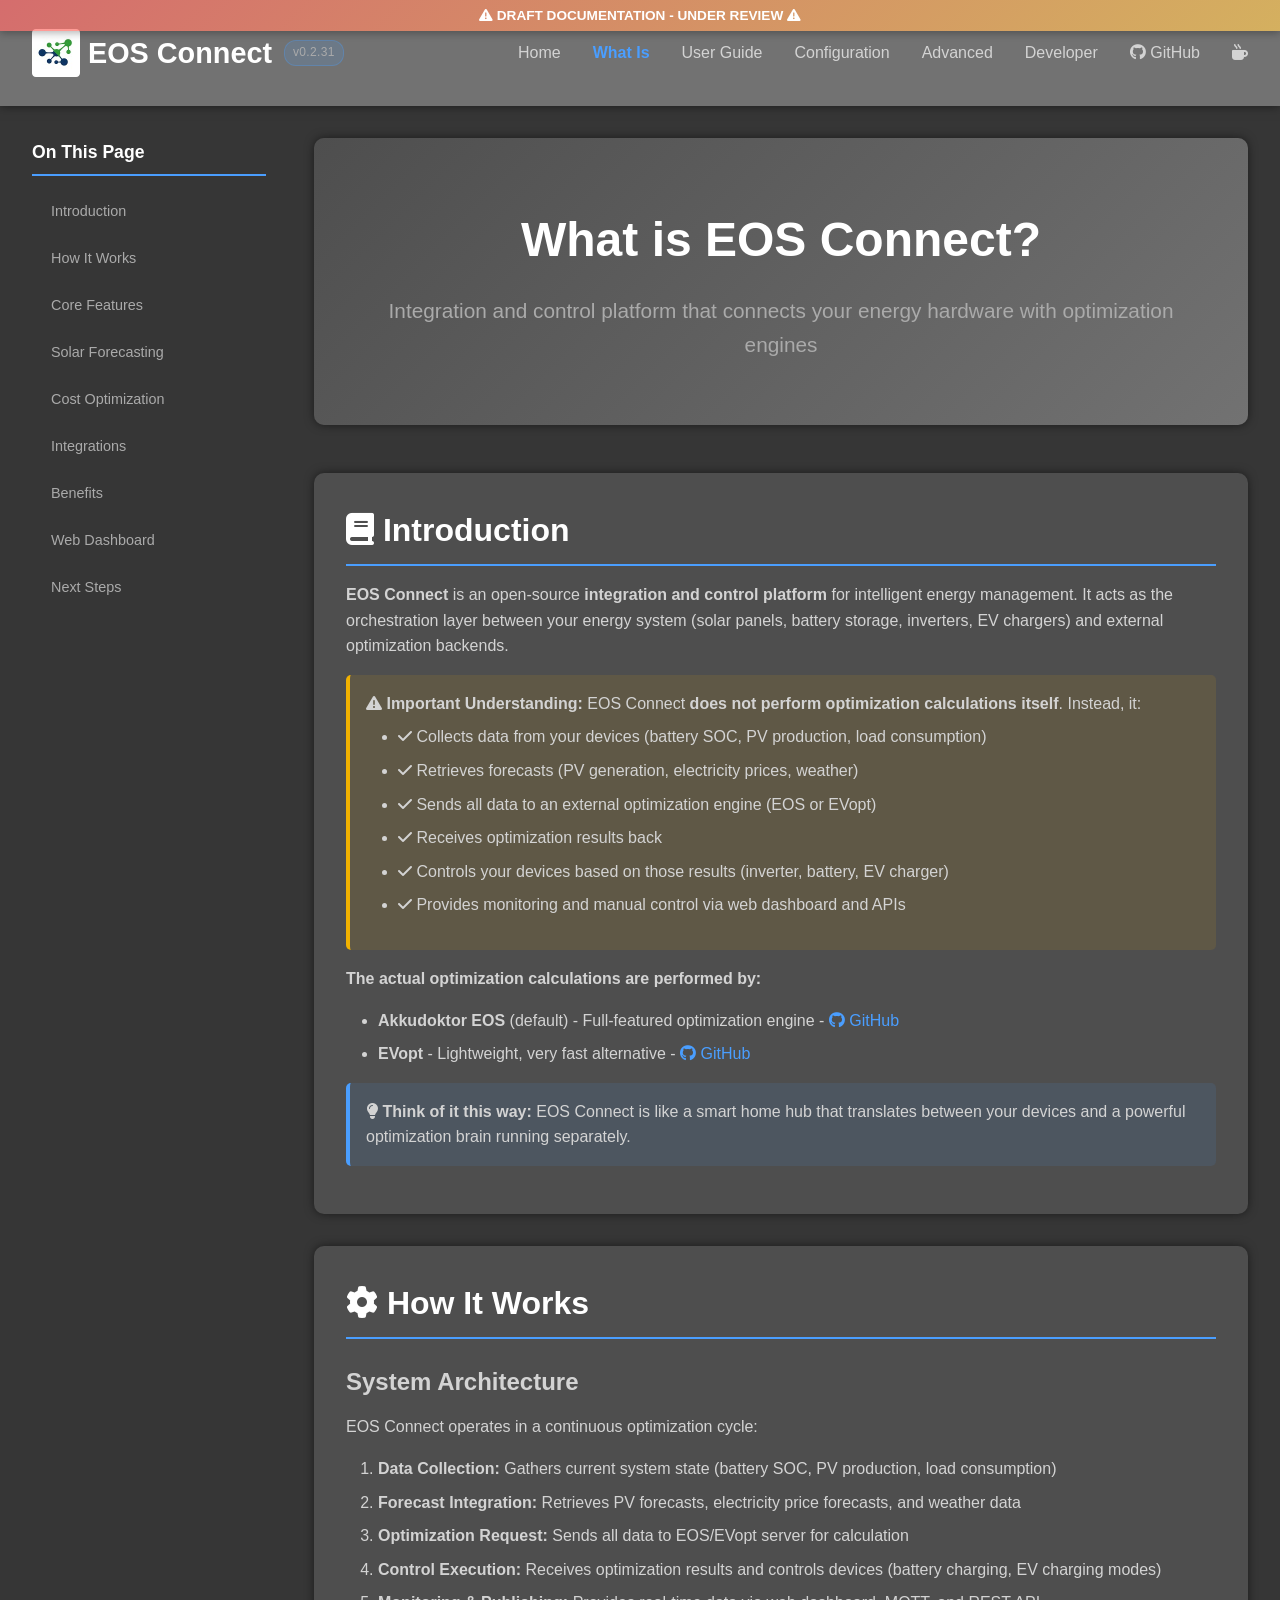
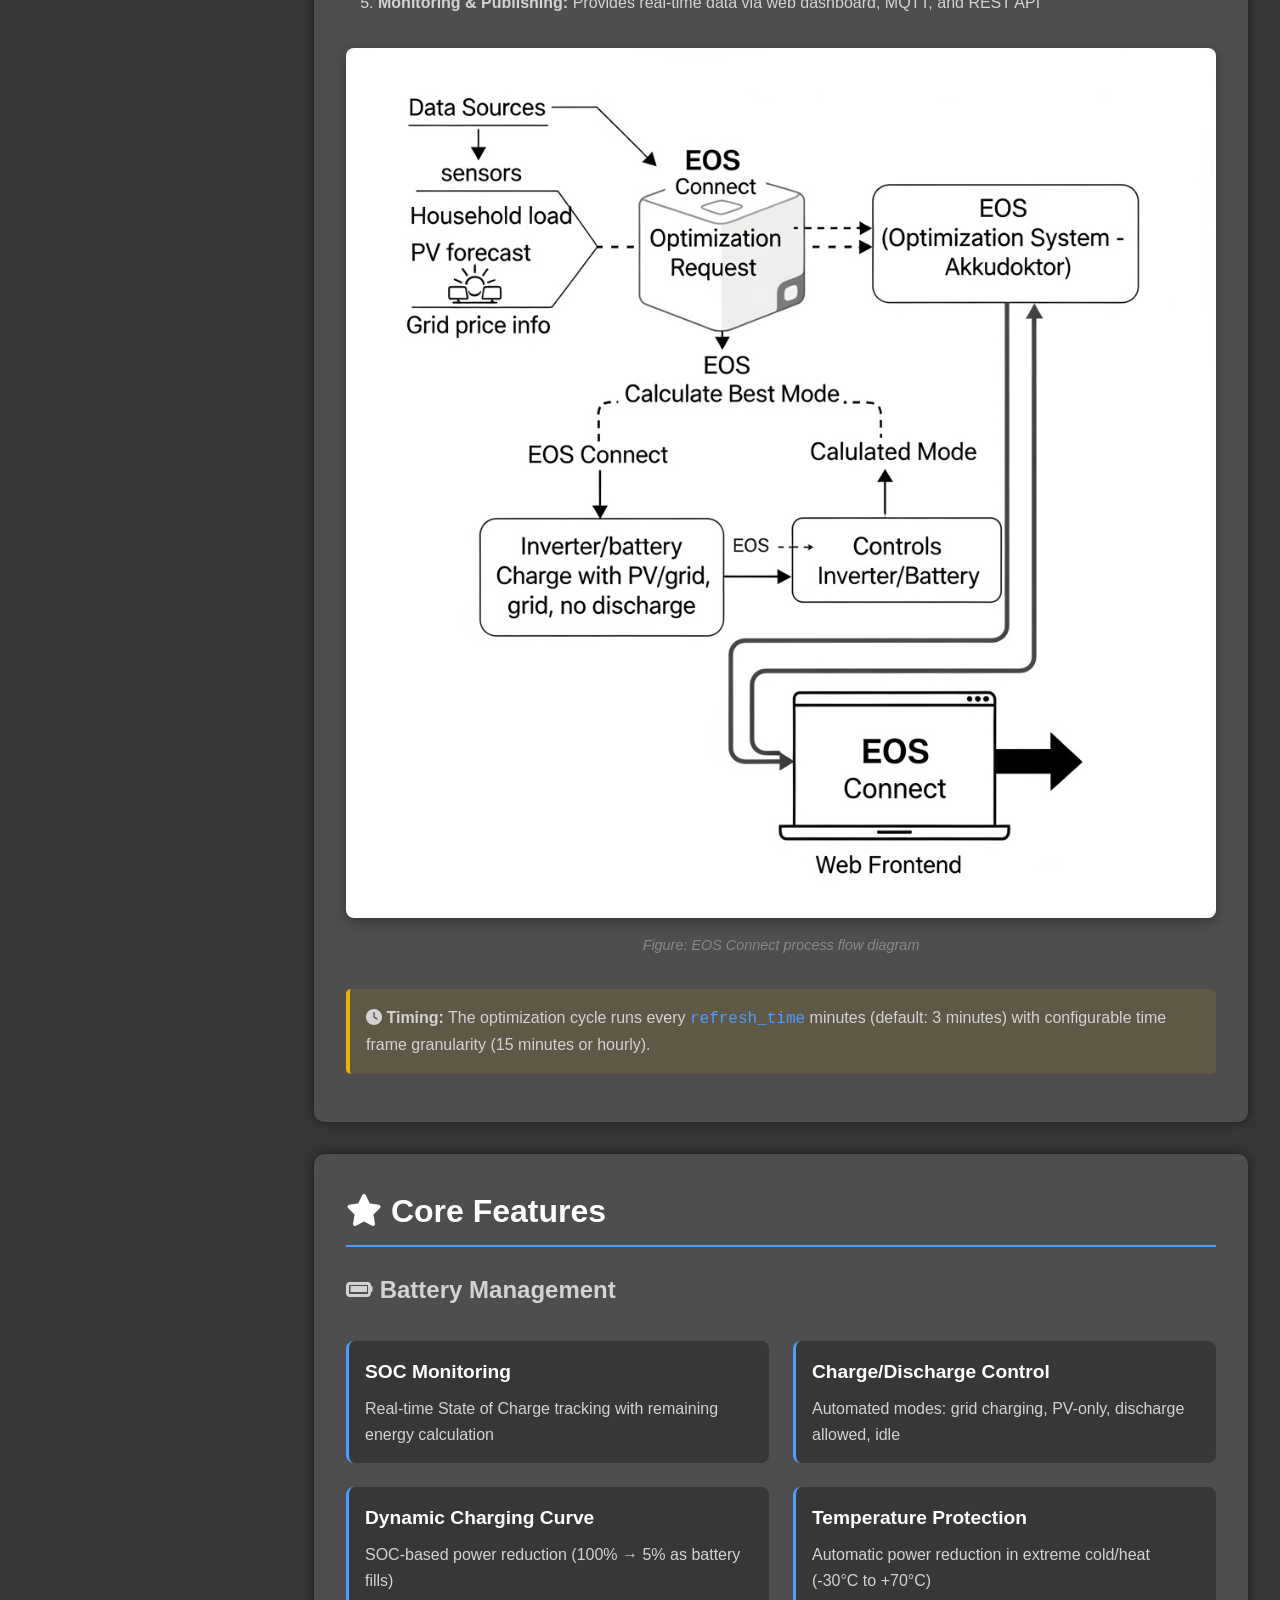
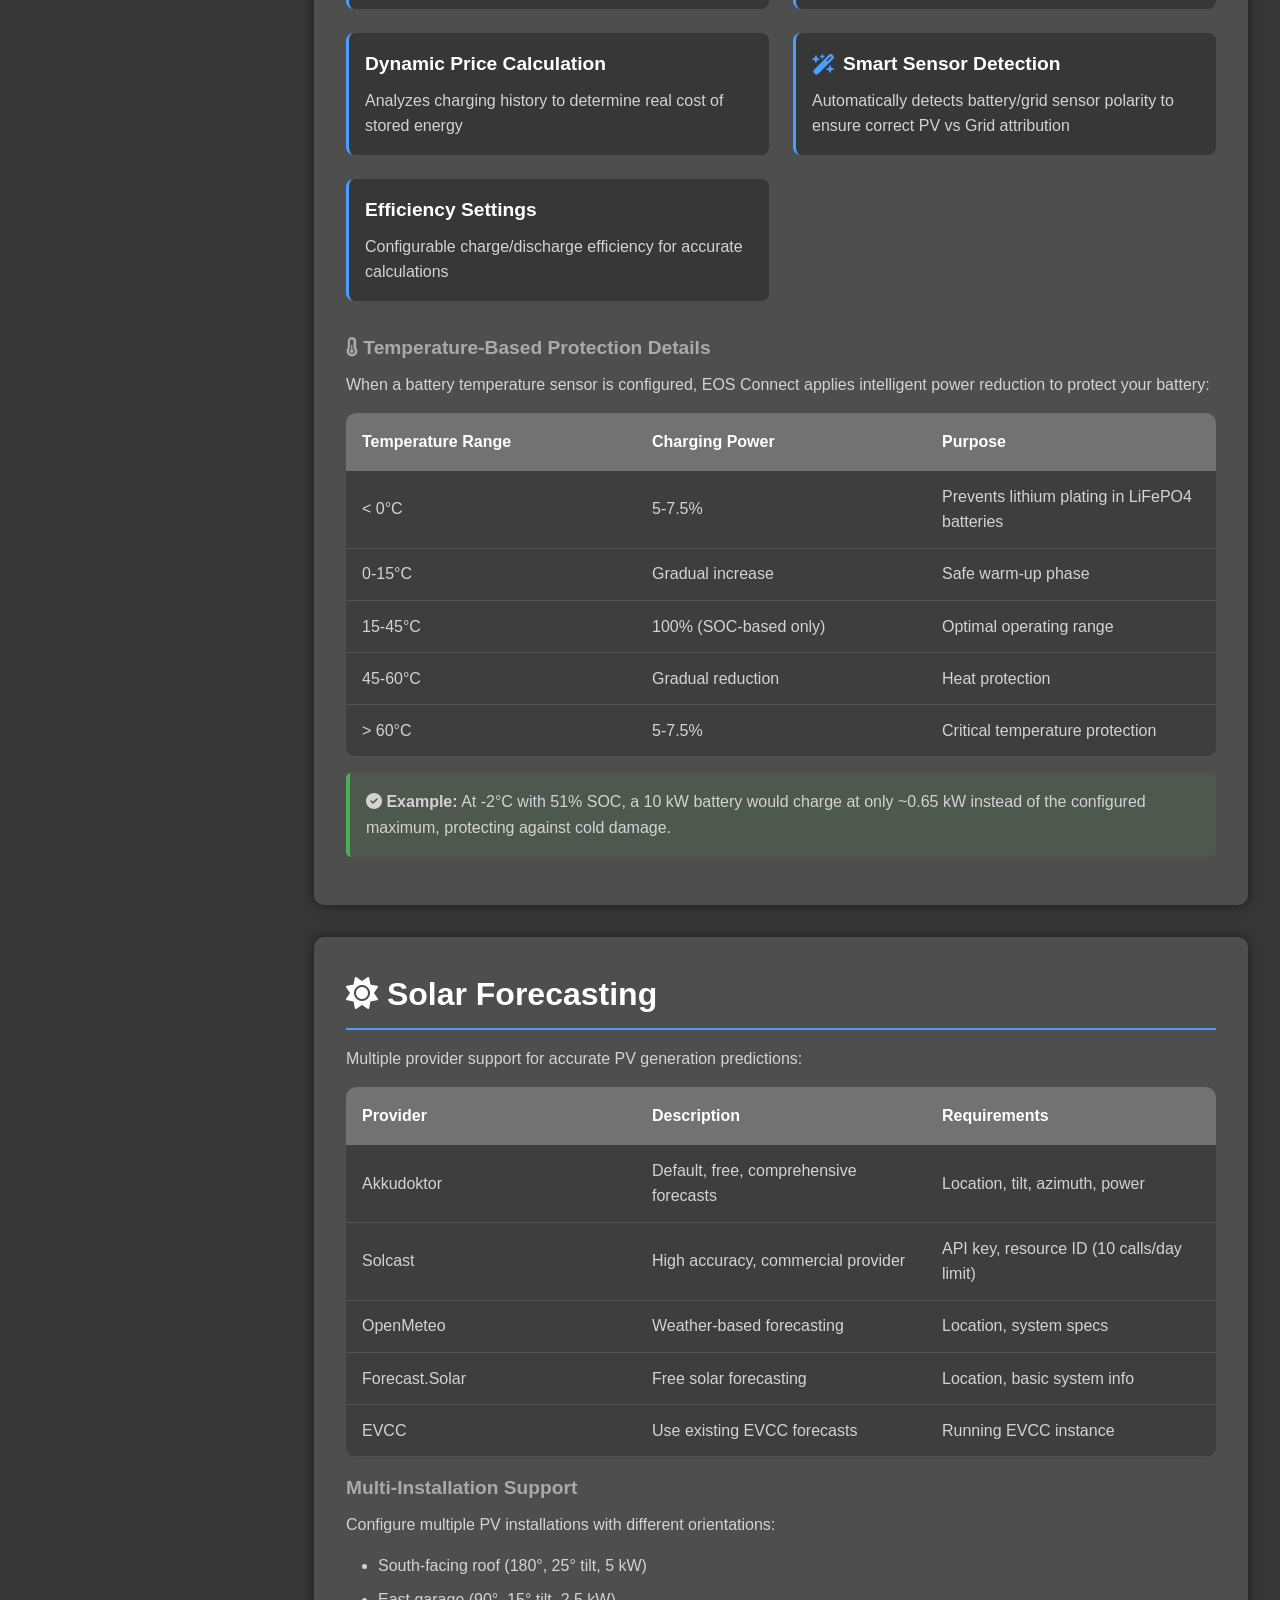
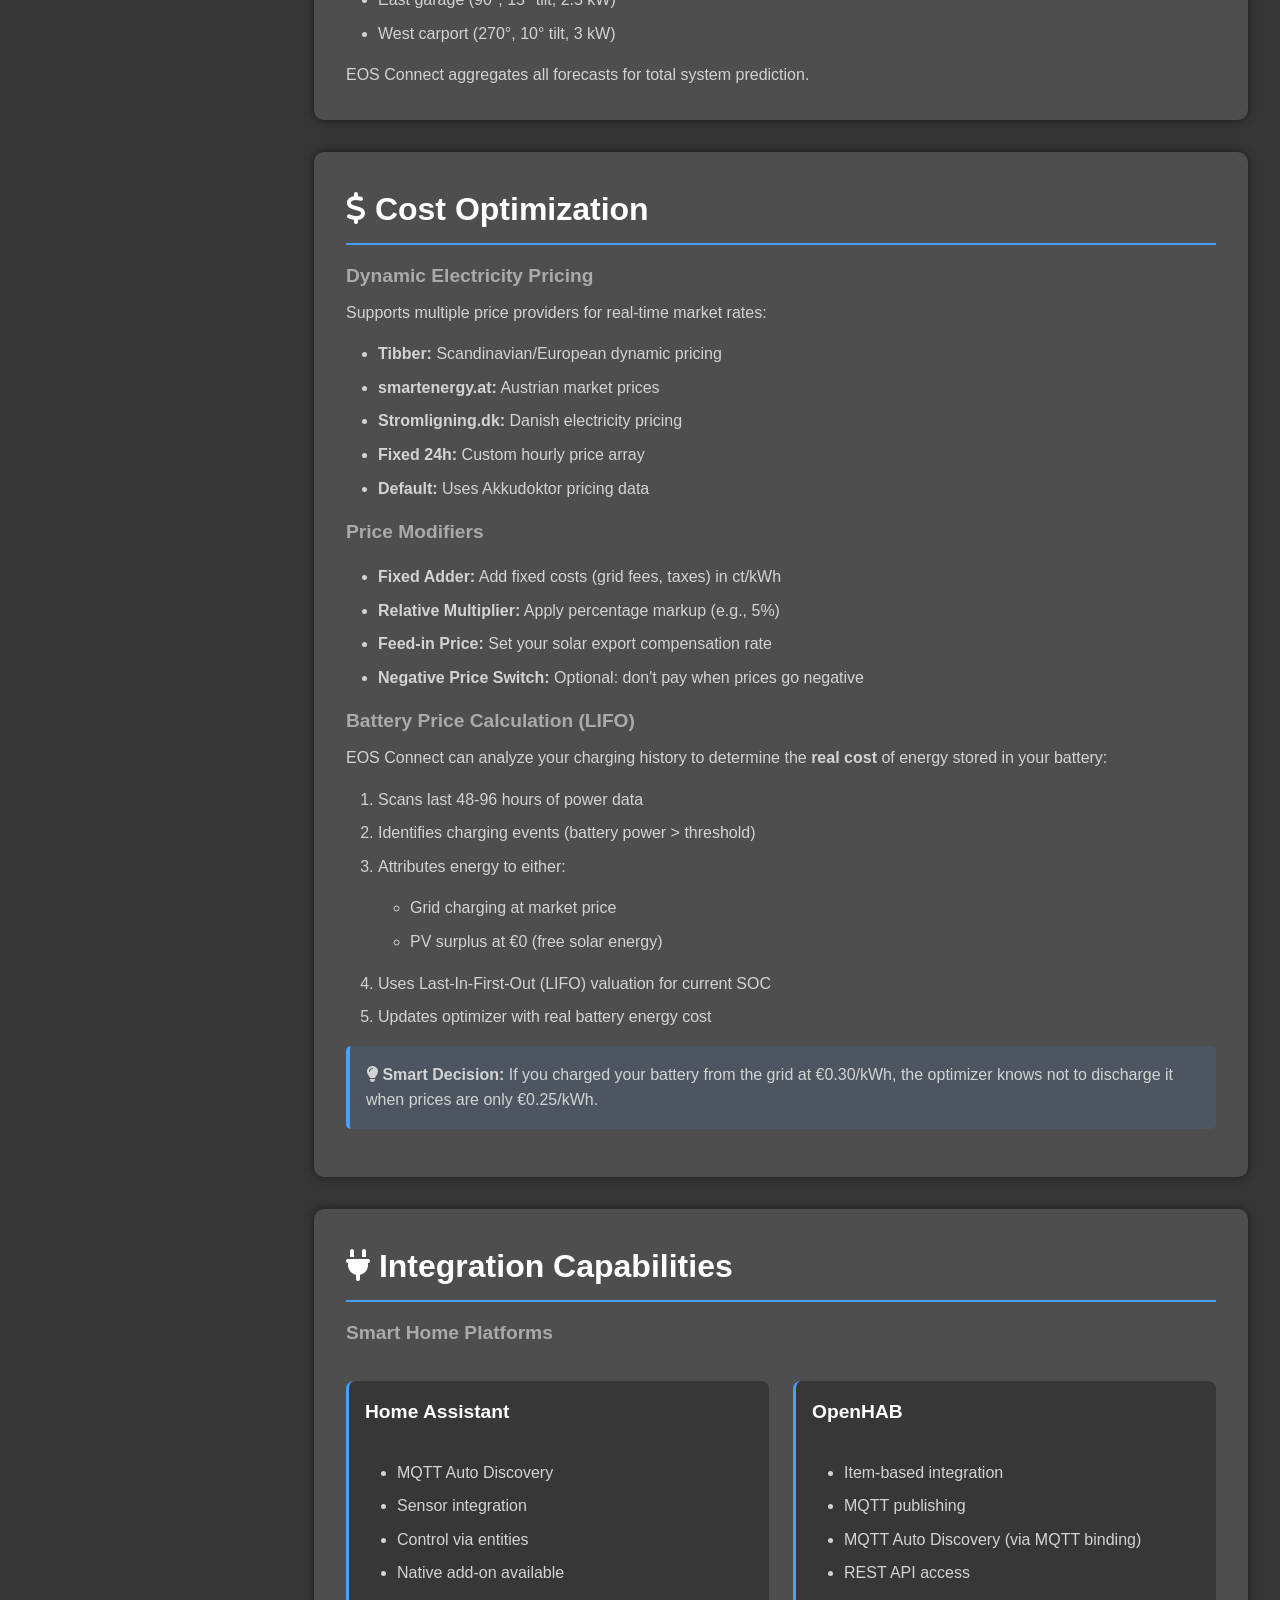
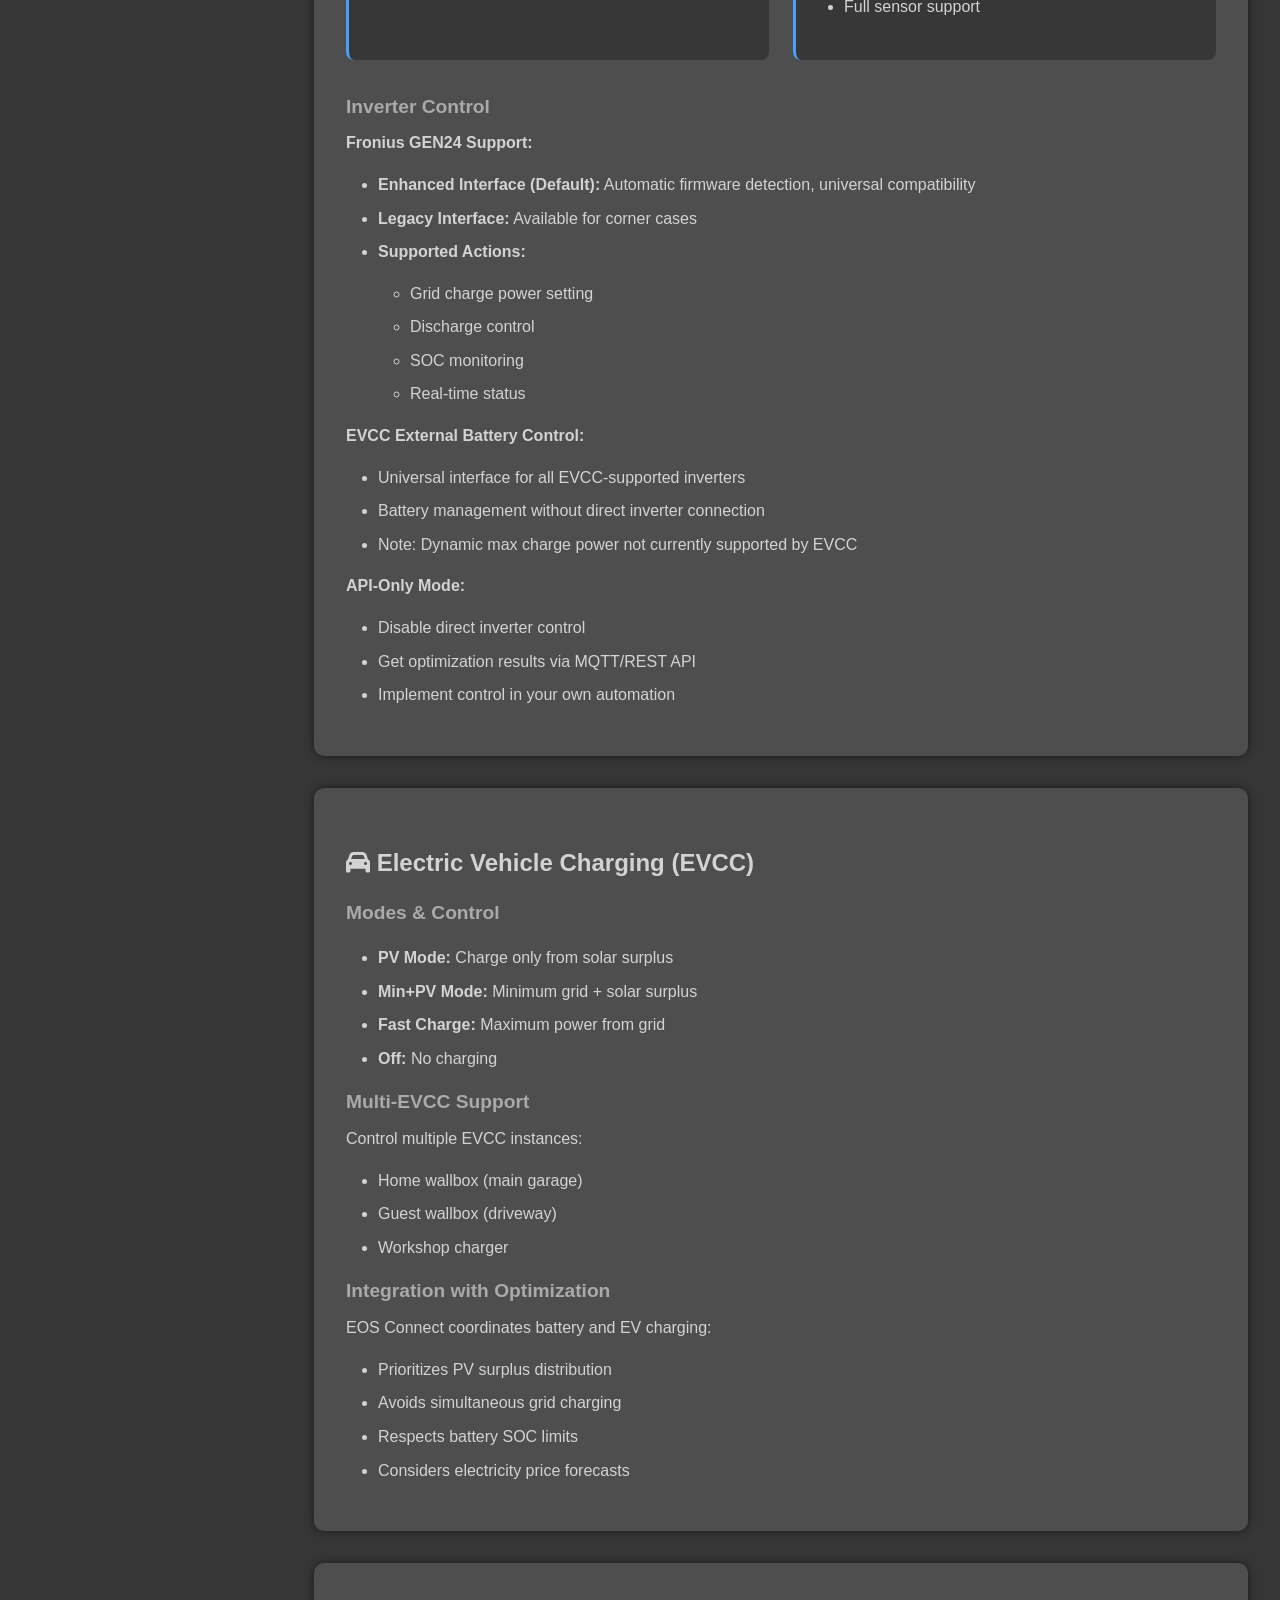
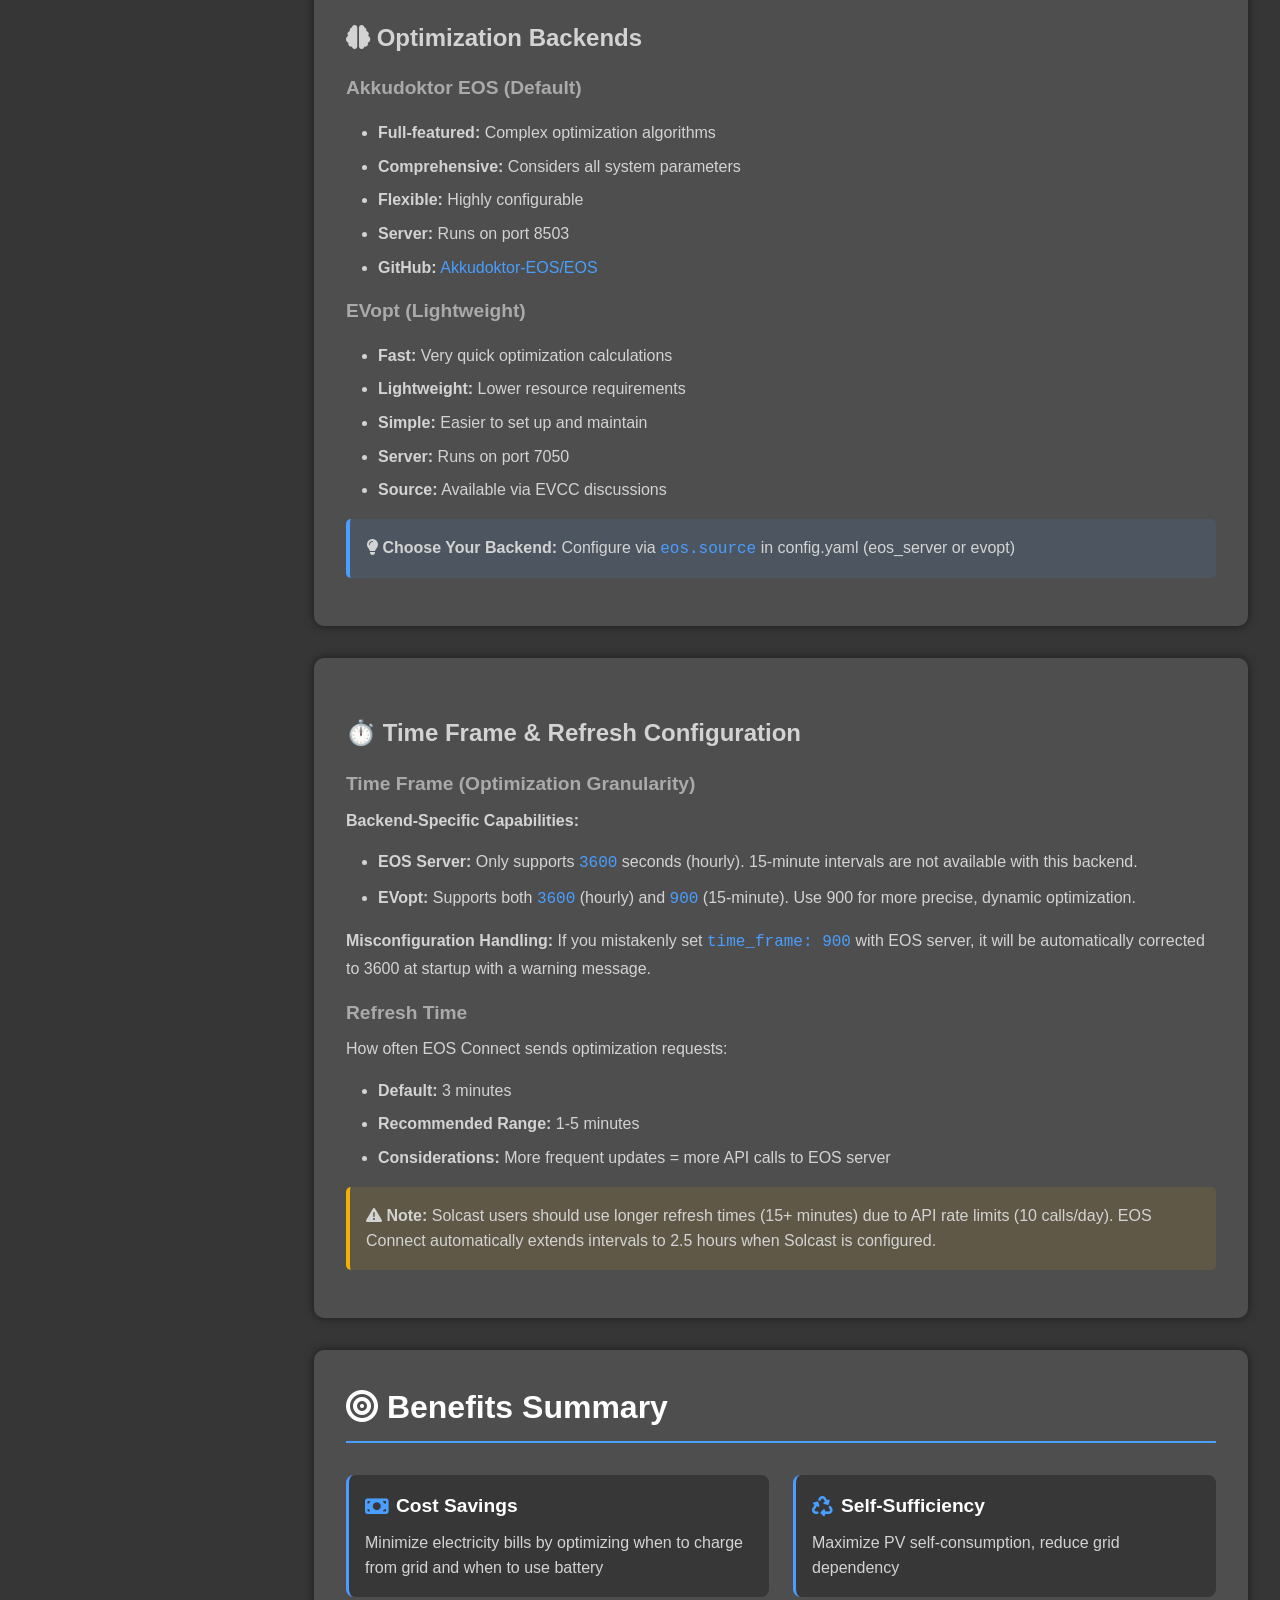
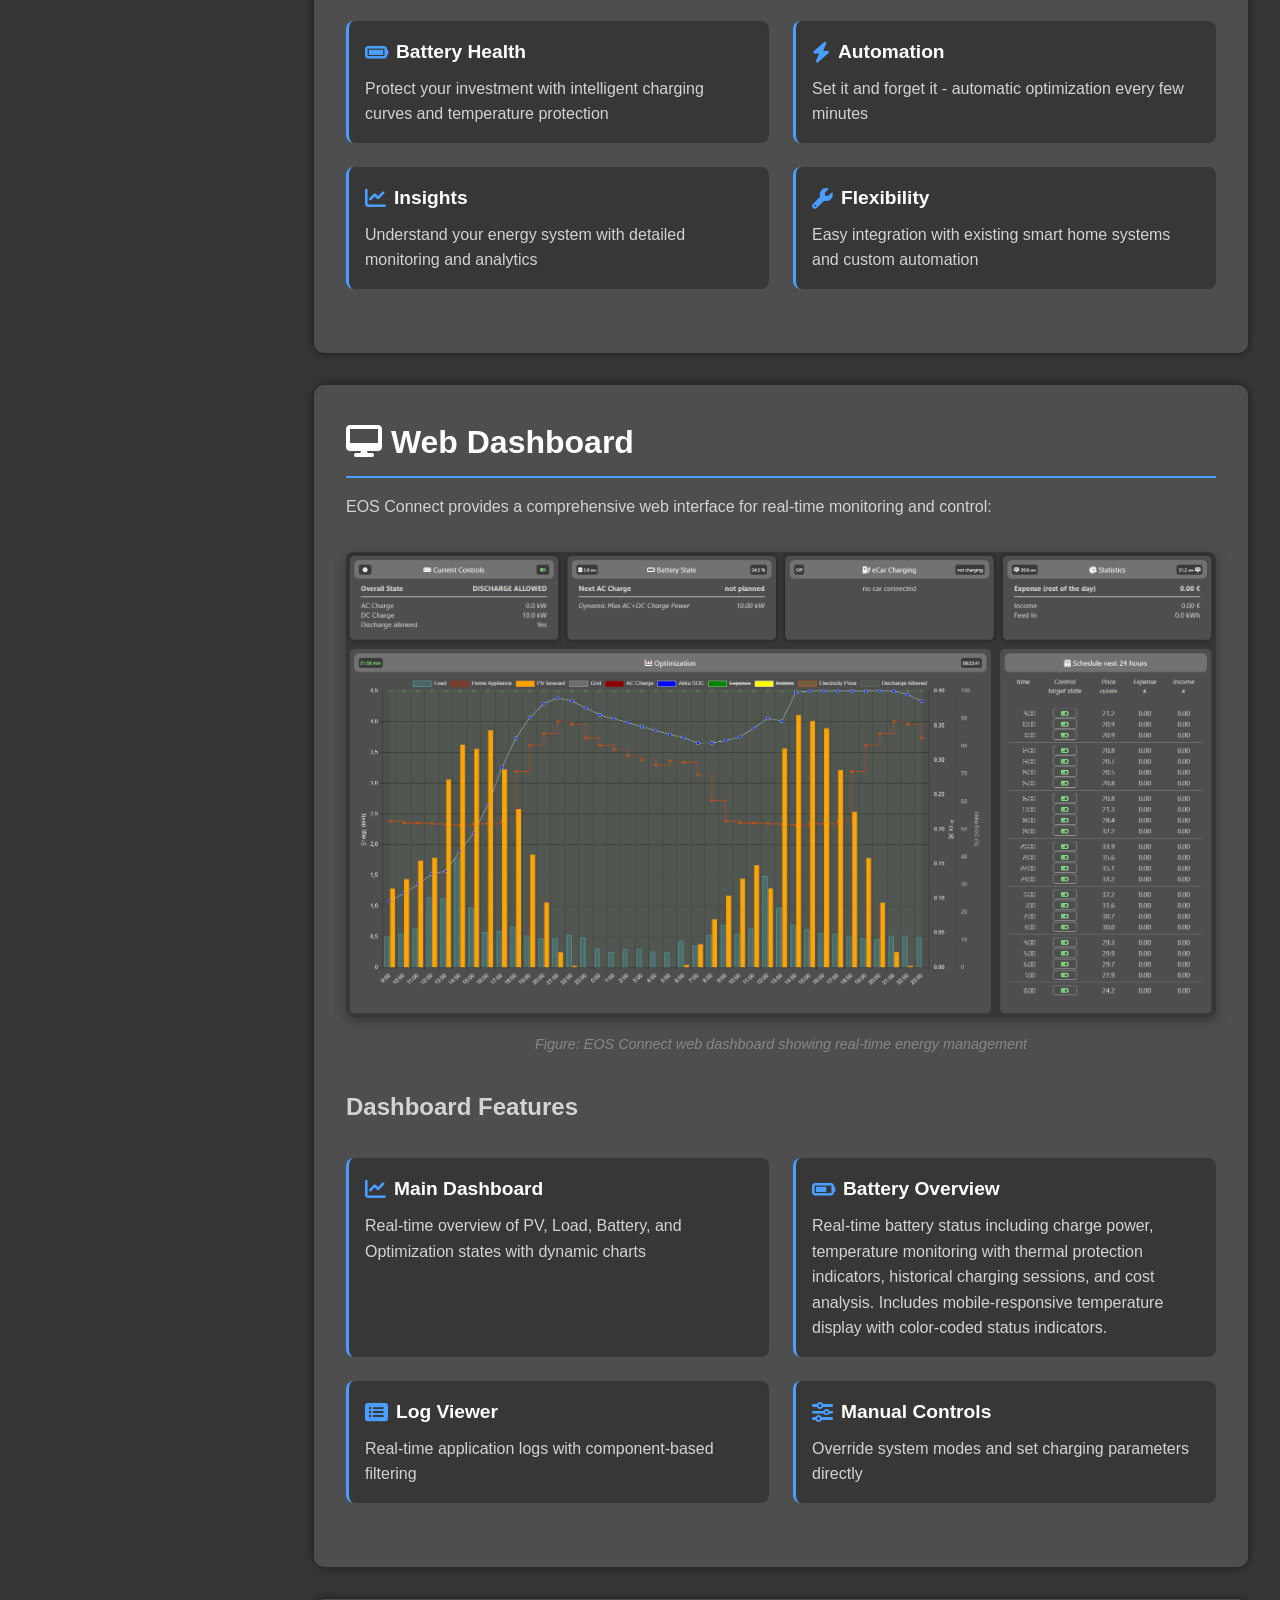
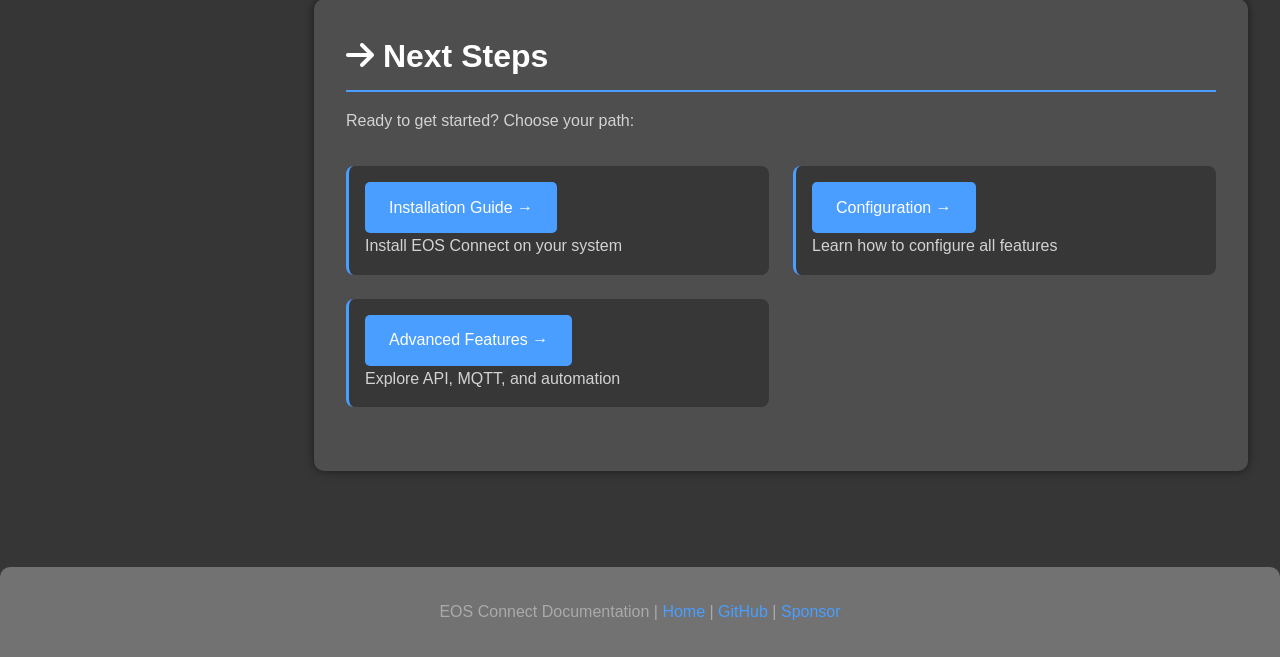
<file: docs/what-is/index.html>
<!DOCTYPE html>
<html lang="en">
<head>
    <meta charset="UTF-8">
    <meta name="viewport" content="width=device-width, initial-scale=1.0">
    <title>What is EOS Connect? - Documentation</title>
    <link rel="stylesheet" href="../assets/css/style.css">
    <link rel="stylesheet" href="https://cdnjs.cloudflare.com/ajax/libs/font-awesome/6.7.2/css/all.min.css">
</head>
<body>
    <!-- DRAFT BANNER - REMOVE WHEN FINALIZED -->
    <div class="draft-banner">
        <i class="fas fa-exclamation-triangle"></i> DRAFT DOCUMENTATION - UNDER REVIEW <i class="fas fa-exclamation-triangle"></i>
    </div>
    <!-- END DRAFT BANNER -->

    <!-- Navigation -->
    <nav class="nav-header">
        <div class="nav-container">
            <a href="../index.html" class="nav-logo">
                <img src="../assets/images/icon.png" alt="EOS Connect" style="height: 48px; vertical-align: middle; margin-right: 8px;">
                <span>EOS Connect</span>
                <span class="version-badge">v0.2.31</span>
            </a>
            <button class="mobile-menu-toggle" onclick="toggleMobileMenu()" aria-label="Toggle menu">
                <i class="fas fa-bars"></i>
            </button>
            <ul class="nav-menu">
                <li><a href="../index.html">Home</a></li>
                <li><a href="index.html" class="active">What Is</a></li>
                <li><a href="../user-guide/index.html">User Guide</a></li>
                <li><a href="../user-guide/configuration.html">Configuration</a></li>
                <li><a href="../advanced/index.html">Advanced</a></li>
                <li><a href="../developer/index.html">Developer</a></li>
                <li><a href="https://github.com/ohAnd/EOS_connect" target="_blank"><i class="fab fa-github"></i> GitHub</a></li>
                <li><a href="https://github.com/sponsors/ohAnd" target="_blank" title="Sponsor the project"><i class="fas fa-mug-hot"></i></a></li>
            </ul>
        </div>
    </nav>

    <div class="container">
        <!-- Page wrapper with sidebar -->
        <div class="page-wrapper">
            <!-- Table of Contents Sidebar -->
            <aside class="toc-sidebar">
                <h3>On This Page</h3>
                <nav class="toc-nav">
                    <a href="#introduction" class="toc-link">Introduction</a>
                    <a href="#how-it-works" class="toc-link">How It Works</a>
                    <a href="#features" class="toc-link">Core Features</a>
                    <a href="#forecasting" class="toc-link">Solar Forecasting</a>
                    <a href="#cost" class="toc-link">Cost Optimization</a>
                    <a href="#integrations" class="toc-link">Integrations</a>
                    <a href="#benefits" class="toc-link">Benefits</a>                    <a href="#web-dashboard" class="toc-link">Web Dashboard</a>                    <a href="#next-steps" class="toc-link">Next Steps</a>
                </nav>
            </aside>

            <!-- Main content -->
            <main class="main-content">
        <!-- Header -->
        <div class="hero">
            <h1>What is EOS Connect?</h1>
            <p>Integration and control platform that connects your energy hardware with optimization engines</p>
        </div>

        <!-- Introduction -->
        <div class="content-section" id="introduction">
            <h2><i class="fas fa-book"></i> Introduction</h2>
            <p><strong>EOS Connect</strong> is an open-source <strong>integration and control platform</strong> for intelligent energy management. It acts as the orchestration layer between your energy system (solar panels, battery storage, inverters, EV chargers) and external optimization backends.</p>
            
            <div class="alert alert-warning">
                <strong><i class="fas fa-exclamation-triangle"></i> Important Understanding:</strong> EOS Connect <strong>does not perform optimization calculations itself</strong>. Instead, it:
                <ul style="margin-top: 0.5rem;">
                    <li><i class="fas fa-check"></i> Collects data from your devices (battery SOC, PV production, load consumption)</li>
                    <li><i class="fas fa-check"></i> Retrieves forecasts (PV generation, electricity prices, weather)</li>
                    <li><i class="fas fa-check"></i> Sends all data to an external optimization engine (EOS or EVopt)</li>
                    <li><i class="fas fa-check"></i> Receives optimization results back</li>
                    <li><i class="fas fa-check"></i> Controls your devices based on those results (inverter, battery, EV charger)</li>
                    <li><i class="fas fa-check"></i> Provides monitoring and manual control via web dashboard and APIs</li>
                </ul>
            </div>

            <p><strong>The actual optimization calculations are performed by:</strong></p>
            <ul>
                <li><strong>Akkudoktor EOS</strong> (default) - Full-featured optimization engine - <a href="https://github.com/Akkudoktor-EOS/EOS" target="_blank"><i class="fab fa-github"></i> GitHub</a></li>
                <li><strong>EVopt</strong> - Lightweight, very fast alternative - <a href="https://github.com/thecem/hassio-evopt" target="_blank"><i class="fab fa-github"></i> GitHub</a></li>
            </ul>

            <div class="alert alert-info">
                <strong><i class="fas fa-lightbulb"></i> Think of it this way:</strong> EOS Connect is like a smart home hub that translates between your devices and a powerful optimization brain running separately.
            </div>
        </div>

        <!-- How It Works -->
        <div class="content-section" id="how-it-works">
            <h2><i class="fas fa-cog"></i> How It Works</h2>
            
            <h3>System Architecture</h3>
            <p>EOS Connect operates in a continuous optimization cycle:</p>
            
            <ol>
                <li><strong>Data Collection:</strong> Gathers current system state (battery SOC, PV production, load consumption)</li>
                <li><strong>Forecast Integration:</strong> Retrieves PV forecasts, electricity price forecasts, and weather data</li>
                <li><strong>Optimization Request:</strong> Sends all data to EOS/EVopt server for calculation</li>
                <li><strong>Control Execution:</strong> Receives optimization results and controls devices (battery charging, EV charging modes)</li>
                <li><strong>Monitoring & Publishing:</strong> Provides real-time data via web dashboard, MQTT, and REST API</li>
            </ol>

            <div style="text-align: center; margin: 2rem 0;">
                <img src="../assets/images/eos_connect_flow.png" alt="EOS Connect Process Flow" style="max-width: 100%; height: auto; border-radius: 8px; box-shadow: 0 4px 12px rgba(0,0,0,0.3);">
                <p style="color: #888; font-size: 0.9rem; margin-top: 0.5rem;"><em>Figure: EOS Connect process flow diagram</em></p>
            </div>

            <div class="alert alert-warning">
                <strong><i class="fas fa-clock"></i> Timing:</strong> The optimization cycle runs every <code>refresh_time</code> minutes (default: 3 minutes) with configurable time frame granularity (15 minutes or hourly).
            </div>
        </div>

        <!-- Core Features -->
        <div class="content-section" id="features">
            <h2><i class="fas fa-star"></i> Core Features</h2>

            <h3><i class="fas fa-battery-full"></i> Battery Management</h3>
            <div class="feature-grid">
                <div class="feature-item">
                    <h4>SOC Monitoring</h4>
                    <p>Real-time State of Charge tracking with remaining energy calculation</p>
                </div>
                <div class="feature-item">
                    <h4>Charge/Discharge Control</h4>
                    <p>Automated modes: grid charging, PV-only, discharge allowed, idle</p>
                </div>
                <div class="feature-item">
                    <h4>Dynamic Charging Curve</h4>
                    <p>SOC-based power reduction (100% → 5% as battery fills)</p>
                </div>
                <div class="feature-item">
                    <h4>Temperature Protection</h4>
                    <p>Automatic power reduction in extreme cold/heat (-30°C to +70°C)</p>
                </div>
                <div class="feature-item">
                    <h4>Dynamic Price Calculation</h4>
                    <p>Analyzes charging history to determine real cost of stored energy</p>
                </div>
                <div class="feature-item">
                    <h4><i class="fas fa-wand-magic-sparkles"></i> Smart Sensor Detection</h4>
                    <p>Automatically detects battery/grid sensor polarity to ensure correct PV vs Grid attribution</p>
                </div>
                <div class="feature-item">
                    <h4>Efficiency Settings</h4>
                    <p>Configurable charge/discharge efficiency for accurate calculations</p>
                </div>
            </div>

            <h4><i class="fas fa-thermometer-half"></i> Temperature-Based Protection Details</h4>
            <p>When a battery temperature sensor is configured, EOS Connect applies intelligent power reduction to protect your battery:</p>
            <table>
                <thead>
                    <tr>
                        <th>Temperature Range</th>
                        <th>Charging Power</th>
                        <th>Purpose</th>
                    </tr>
                </thead>
                <tbody>
                    <tr>
                        <td>&lt; 0°C</td>
                        <td>5-7.5%</td>
                        <td>Prevents lithium plating in LiFePO4 batteries</td>
                    </tr>
                    <tr>
                        <td>0-15°C</td>
                        <td>Gradual increase</td>
                        <td>Safe warm-up phase</td>
                    </tr>
                    <tr>
                        <td>15-45°C</td>
                        <td>100% (SOC-based only)</td>
                        <td>Optimal operating range</td>
                    </tr>
                    <tr>
                        <td>45-60°C</td>
                        <td>Gradual reduction</td>
                        <td>Heat protection</td>
                    </tr>
                    <tr>
                        <td>&gt; 60°C</td>
                        <td>5-7.5%</td>
                        <td>Critical temperature protection</td>
                    </tr>
                </tbody>
            </table>

            <div class="alert alert-success">
                <strong><i class="fas fa-check-circle"></i> Example:</strong> At -2°C with 51% SOC, a 10 kW battery would charge at only ~0.65 kW instead of the configured maximum, protecting against cold damage.
            </div>
        </div>

        <!-- Solar & Forecasting -->
        <div class="content-section" id="forecasting">
            <h2><i class="fas fa-sun"></i> Solar Forecasting</h2>
            <p>Multiple provider support for accurate PV generation predictions:</p>

            <table>
                <thead>
                    <tr>
                        <th>Provider</th>
                        <th>Description</th>
                        <th>Requirements</th>
                    </tr>
                </thead>
                <tbody>
                    <tr>
                        <td>Akkudoktor</td>
                        <td>Default, free, comprehensive forecasts</td>
                        <td>Location, tilt, azimuth, power</td>
                    </tr>
                    <tr>
                        <td>Solcast</td>
                        <td>High accuracy, commercial provider</td>
                        <td>API key, resource ID (10 calls/day limit)</td>
                    </tr>
                    <tr>
                        <td>OpenMeteo</td>
                        <td>Weather-based forecasting</td>
                        <td>Location, system specs</td>
                    </tr>
                    <tr>
                        <td>Forecast.Solar</td>
                        <td>Free solar forecasting</td>
                        <td>Location, basic system info</td>
                    </tr>
                    <tr>
                        <td>EVCC</td>
                        <td>Use existing EVCC forecasts</td>
                        <td>Running EVCC instance</td>
                    </tr>
                </tbody>
            </table>

            <h4>Multi-Installation Support</h4>
            <p>Configure multiple PV installations with different orientations:</p>
            <ul>
                <li>South-facing roof (180°, 25° tilt, 5 kW)</li>
                <li>East garage (90°, 15° tilt, 2.5 kW)</li>
                <li>West carport (270°, 10° tilt, 3 kW)</li>
            </ul>
            <p>EOS Connect aggregates all forecasts for total system prediction.</p>
        </div>

        <!-- Cost Optimization -->
        <div class="content-section" id="cost">
            <h2><i class="fas fa-dollar-sign"></i> Cost Optimization</h2>
            
            <h4>Dynamic Electricity Pricing</h4>
            <p>Supports multiple price providers for real-time market rates:</p>
            <ul>
                <li><strong>Tibber:</strong> Scandinavian/European dynamic pricing</li>
                <li><strong>smartenergy.at:</strong> Austrian market prices</li>
                <li><strong>Stromligning.dk:</strong> Danish electricity pricing</li>
                <li><strong>Fixed 24h:</strong> Custom hourly price array</li>
                <li><strong>Default:</strong> Uses Akkudoktor pricing data</li>
            </ul>

            <h4>Price Modifiers</h4>
            <ul>
                <li><strong>Fixed Adder:</strong> Add fixed costs (grid fees, taxes) in ct/kWh</li>
                <li><strong>Relative Multiplier:</strong> Apply percentage markup (e.g., 5%)</li>
                <li><strong>Feed-in Price:</strong> Set your solar export compensation rate</li>
                <li><strong>Negative Price Switch:</strong> Optional: don't pay when prices go negative</li>
            </ul>

            <h4>Battery Price Calculation (LIFO)</h4>
            <p>EOS Connect can analyze your charging history to determine the <strong>real cost</strong> of energy stored in your battery:</p>
            <ol>
                <li>Scans last 48-96 hours of power data</li>
                <li>Identifies charging events (battery power > threshold)</li>
                <li>Attributes energy to either:
                    <ul>
                        <li>Grid charging at market price</li>
                        <li>PV surplus at €0 (free solar energy)</li>
                    </ul>
                </li>
                <li>Uses Last-In-First-Out (LIFO) valuation for current SOC</li>
                <li>Updates optimizer with real battery energy cost</li>
            </ol>

            <div class="alert alert-info">
                <strong><i class="fas fa-lightbulb"></i> Smart Decision:</strong> If you charged your battery from the grid at €0.30/kWh, the optimizer knows not to discharge it when prices are only €0.25/kWh.
            </div>
        </div>

        <!-- Integration Capabilities -->
        <div class="content-section" id="integrations">
            <h2><i class="fas fa-plug"></i> Integration Capabilities</h2>

            <h4>Smart Home Platforms</h4>
            <div class="feature-grid">
                <div class="feature-item">
                    <h4>Home Assistant</h4>
                    <ul>
                        <li>MQTT Auto Discovery</li>
                        <li>Sensor integration</li>
                        <li>Control via entities</li>
                        <li>Native add-on available</li>
                    </ul>
                </div>
                <div class="feature-item">
                    <h4>OpenHAB</h4>
                    <ul>
                        <li>Item-based integration</li>
                        <li>MQTT publishing</li>
                        <li>MQTT Auto Discovery (via MQTT binding)</li>
                        <li>REST API access</li>
                        <li>Full sensor support</li>
                    </ul>
                </div>
            </div>

            <h4>Inverter Control</h4>
            <p><strong>Fronius GEN24 Support:</strong></p>
            <ul>
                <li><strong>Enhanced Interface (Default):</strong> Automatic firmware detection, universal compatibility</li>
                <li><strong>Legacy Interface:</strong> Available for corner cases</li>
                <li><strong>Supported Actions:</strong>
                    <ul>
                        <li>Grid charge power setting</li>
                        <li>Discharge control</li>
                        <li>SOC monitoring</li>
                        <li>Real-time status</li>
                    </ul>
                </li>
            </ul>

            <p><strong>EVCC External Battery Control:</strong></p>
            <ul>
                <li>Universal interface for all EVCC-supported inverters</li>
                <li>Battery management without direct inverter connection</li>
                <li>Note: Dynamic max charge power not currently supported by EVCC</li>
            </ul>

            <p><strong>API-Only Mode:</strong></p>
            <ul>
                <li>Disable direct inverter control</li>
                <li>Get optimization results via MQTT/REST API</li>
                <li>Implement control in your own automation</li>
            </ul>
        </div>

        <!-- EV Charging -->
        <div class="content-section">
            <h3><i class="fas fa-car"></i> Electric Vehicle Charging (EVCC)</h3>
            
            <h4>Modes & Control</h4>
            <ul>
                <li><strong>PV Mode:</strong> Charge only from solar surplus</li>
                <li><strong>Min+PV Mode:</strong> Minimum grid + solar surplus</li>
                <li><strong>Fast Charge:</strong> Maximum power from grid</li>
                <li><strong>Off:</strong> No charging</li>
            </ul>

            <h4>Multi-EVCC Support</h4>
            <p>Control multiple EVCC instances:</p>
            <ul>
                <li>Home wallbox (main garage)</li>
                <li>Guest wallbox (driveway)</li>
                <li>Workshop charger</li>
            </ul>

            <h4>Integration with Optimization</h4>
            <p>EOS Connect coordinates battery and EV charging:</p>
            <ul>
                <li>Prioritizes PV surplus distribution</li>
                <li>Avoids simultaneous grid charging</li>
                <li>Respects battery SOC limits</li>
                <li>Considers electricity price forecasts</li>
            </ul>
        </div>

        <!-- Optimization Backends -->
        <div class="content-section">
            <h3><i class="fas fa-brain"></i> Optimization Backends</h3>

            <h4>Akkudoktor EOS (Default)</h4>
            <ul>
                <li><strong>Full-featured:</strong> Complex optimization algorithms</li>
                <li><strong>Comprehensive:</strong> Considers all system parameters</li>
                <li><strong>Flexible:</strong> Highly configurable</li>
                <li><strong>Server:</strong> Runs on port 8503</li>
                <li><strong>GitHub:</strong> <a href="https://github.com/Akkudoktor-EOS/EOS" target="_blank">Akkudoktor-EOS/EOS</a></li>
            </ul>

            <h4>EVopt (Lightweight)</h4>
            <ul>
                <li><strong>Fast:</strong> Very quick optimization calculations</li>
                <li><strong>Lightweight:</strong> Lower resource requirements</li>
                <li><strong>Simple:</strong> Easier to set up and maintain</li>
                <li><strong>Server:</strong> Runs on port 7050</li>
                <li><strong>Source:</strong> Available via EVCC discussions</li>
            </ul>

            <div class="alert alert-info">
                <strong><i class="fas fa-lightbulb"></i> Choose Your Backend:</strong> Configure via <code>eos.source</code> in config.yaml (eos_server or evopt)
            </div>
        </div>

        <!-- Time Frame Configuration -->
        <div class="content-section">
            <h3>⏱️ Time Frame & Refresh Configuration</h3>

            <h4>Time Frame (Optimization Granularity)</h4>
            <p><strong>Backend-Specific Capabilities:</strong></p>
            <ul>
                <li><strong>EOS Server:</strong> Only supports <code>3600</code> seconds (hourly). 15-minute intervals are not available with this backend.</li>
                <li><strong>EVopt:</strong> Supports both <code>3600</code> (hourly) and <code>900</code> (15-minute). Use 900 for more precise, dynamic optimization.</li>
            </ul>
            <p><strong>Misconfiguration Handling:</strong> If you mistakenly set <code>time_frame: 900</code> with EOS server, it will be automatically corrected to 3600 at startup with a warning message.</p>

            <h4>Refresh Time</h4>
            <p>How often EOS Connect sends optimization requests:</p>
            <ul>
                <li><strong>Default:</strong> 3 minutes</li>
                <li><strong>Recommended Range:</strong> 1-5 minutes</li>
                <li><strong>Considerations:</strong> More frequent updates = more API calls to EOS server</li>
            </ul>

            <div class="alert alert-warning">
                <strong><i class="fas fa-exclamation-triangle"></i> Note:</strong> Solcast users should use longer refresh times (15+ minutes) due to API rate limits (10 calls/day). EOS Connect automatically extends intervals to 2.5 hours when Solcast is configured.
            </div>
        </div>

        <!-- Benefits Summary -->
        <div class="content-section" id="benefits">
            <h2><i class="fas fa-bullseye"></i> Benefits Summary</h2>

            <div class="feature-grid">
                <div class="feature-item">
                    <h4><i class="fas fa-money-bill"></i> Cost Savings</h4>
                    <p>Minimize electricity bills by optimizing when to charge from grid and when to use battery</p>
                </div>
                <div class="feature-item">
                    <h4><i class="fas fa-recycle"></i> Self-Sufficiency</h4>
                    <p>Maximize PV self-consumption, reduce grid dependency</p>
                </div>
                <div class="feature-item">
                    <h4><i class="fas fa-battery-full"></i> Battery Health</h4>
                    <p>Protect your investment with intelligent charging curves and temperature protection</p>
                </div>
                <div class="feature-item">
                    <h4><i class="fas fa-bolt"></i> Automation</h4>
                    <p>Set it and forget it - automatic optimization every few minutes</p>
                </div>
                <div class="feature-item">
                    <h4><i class="fas fa-chart-line"></i> Insights</h4>
                    <p>Understand your energy system with detailed monitoring and analytics</p>
                </div>
                <div class="feature-item">
                    <h4><i class="fas fa-wrench"></i> Flexibility</h4>
                    <p>Easy integration with existing smart home systems and custom automation</p>
                </div>
            </div>
        </div>
        <!-- Web Dashboard -->
        <div class="content-section" id="web-dashboard">
            <h2><i class="fas fa-desktop"></i> Web Dashboard</h2>
            <p>EOS Connect provides a comprehensive web interface for real-time monitoring and control:</p>
            
            <div style="text-align: center; margin: 2rem 0;">
                <img src="../assets/images/screenshot_0_1_20.png" alt="EOS Connect Web Dashboard" style="max-width: 100%; height: auto; border-radius: 8px; box-shadow: 0 4px 12px rgba(0,0,0,0.3);">
                <p style="color: #888; font-size: 0.9rem; margin-top: 0.5rem;"><em>Figure: EOS Connect web dashboard showing real-time energy management</em></p>
            </div>

            <h3>Dashboard Features</h3>
            <div class="feature-grid">
                <div class="feature-item">
                    <h4><i class="fas fa-chart-line"></i> Main Dashboard</h4>
                    <p>Real-time overview of PV, Load, Battery, and Optimization states with dynamic charts</p>
                </div>
                <div class="feature-item">
                    <h4><i class="fas fa-battery-three-quarters"></i> Battery Overview</h4>
                    <p>Real-time battery status including charge power, temperature monitoring with thermal protection indicators, historical charging sessions, and cost analysis. Includes mobile-responsive temperature display with color-coded status indicators.</p>
                </div>
                <div class="feature-item">
                    <h4><i class="fas fa-list-alt"></i> Log Viewer</h4>
                    <p>Real-time application logs with component-based filtering</p>
                </div>
                <div class="feature-item">
                    <h4><i class="fas fa-sliders-h"></i> Manual Controls</h4>
                    <p>Override system modes and set charging parameters directly</p>
                </div>
            </div>
        </div>
        <!-- Next Steps -->
        <div class="content-section" id="next-steps">
            <h2><i class="fas fa-arrow-right"></i> Next Steps</h2>
            <p>Ready to get started? Choose your path:</p>
            
            <div class="feature-grid">
                <div class="feature-item">
                    <a href="../user-guide/index.html" class="btn-primary">Installation Guide →</a>
                    <p>Install EOS Connect on your system</p>
                </div>
                <div class="feature-item">
                    <a href="../user-guide/configuration.html" class="btn-primary">Configuration →</a>
                    <p>Learn how to configure all features</p>
                </div>
                <div class="feature-item">
                    <a href="../advanced/index.html" class="btn-primary">Advanced Features →</a>
                    <p>Explore API, MQTT, and automation</p>
                </div>
            </div>
        </div>
            </main>
        </div>
    </div>

    <!-- Footer -->
    <footer class="footer">
        <p>EOS Connect Documentation | <a href="../index.html">Home</a> | <a href="https://github.com/ohAnd/EOS_connect">GitHub</a> | <a href="https://github.com/sponsors/ohAnd">Sponsor</a></p>
    </footer>

    <!-- Scroll spy for TOC -->
    <script>
        // Highlight active TOC link based on scroll position
        const sections = document.querySelectorAll('.content-section[id]');
        const tocLinks = document.querySelectorAll('.toc-link');

        function highlightTOC() {
            let current = '';
            sections.forEach(section => {
                const sectionTop = section.offsetTop;
                if (pageYOffset >= sectionTop - 100) {
                    current = section.getAttribute('id');
                }
            });

            tocLinks.forEach(link => {
                link.classList.remove('active');
                if (link.getAttribute('href') === '#' + current) {
                    link.classList.add('active');
                }
            });
        }

        window.addEventListener('scroll', highlightTOC);
        highlightTOC(); // Initial call
    </script>

    <!-- Back to Top Button -->
    <button class="back-to-top" onclick="scrollToTop()" aria-label="Back to top">
        <i class="fas fa-chevron-up"></i>
    </button>

    <script>
function toggleMobileMenu() {
    const menu = document.querySelector('.nav-menu');
    menu.classList.toggle('mobile-active');
}

// Close mobile menu when clicking outside
document.addEventListener('click', function(event) {
    const menu = document.querySelector('.nav-menu');
    const toggle = document.querySelector('.mobile-menu-toggle');
    if (menu.classList.contains('mobile-active') && !menu.contains(event.target) && !toggle.contains(event.target)) {
        menu.classList.remove('mobile-active');
    }
});
    </script>

    <script>
// Back to top button functionality
const backToTopButton = document.querySelector('.back-to-top');

window.addEventListener('scroll', function() {
    if (window.pageYOffset > 300) {
        backToTopButton.classList.add('visible');
    } else {
        backToTopButton.classList.remove('visible');
    }
});

function scrollToTop() {
    window.scrollTo({
        top: 0,
        behavior: 'smooth'
    });
}
    </script>
</body>
</html>
</file>
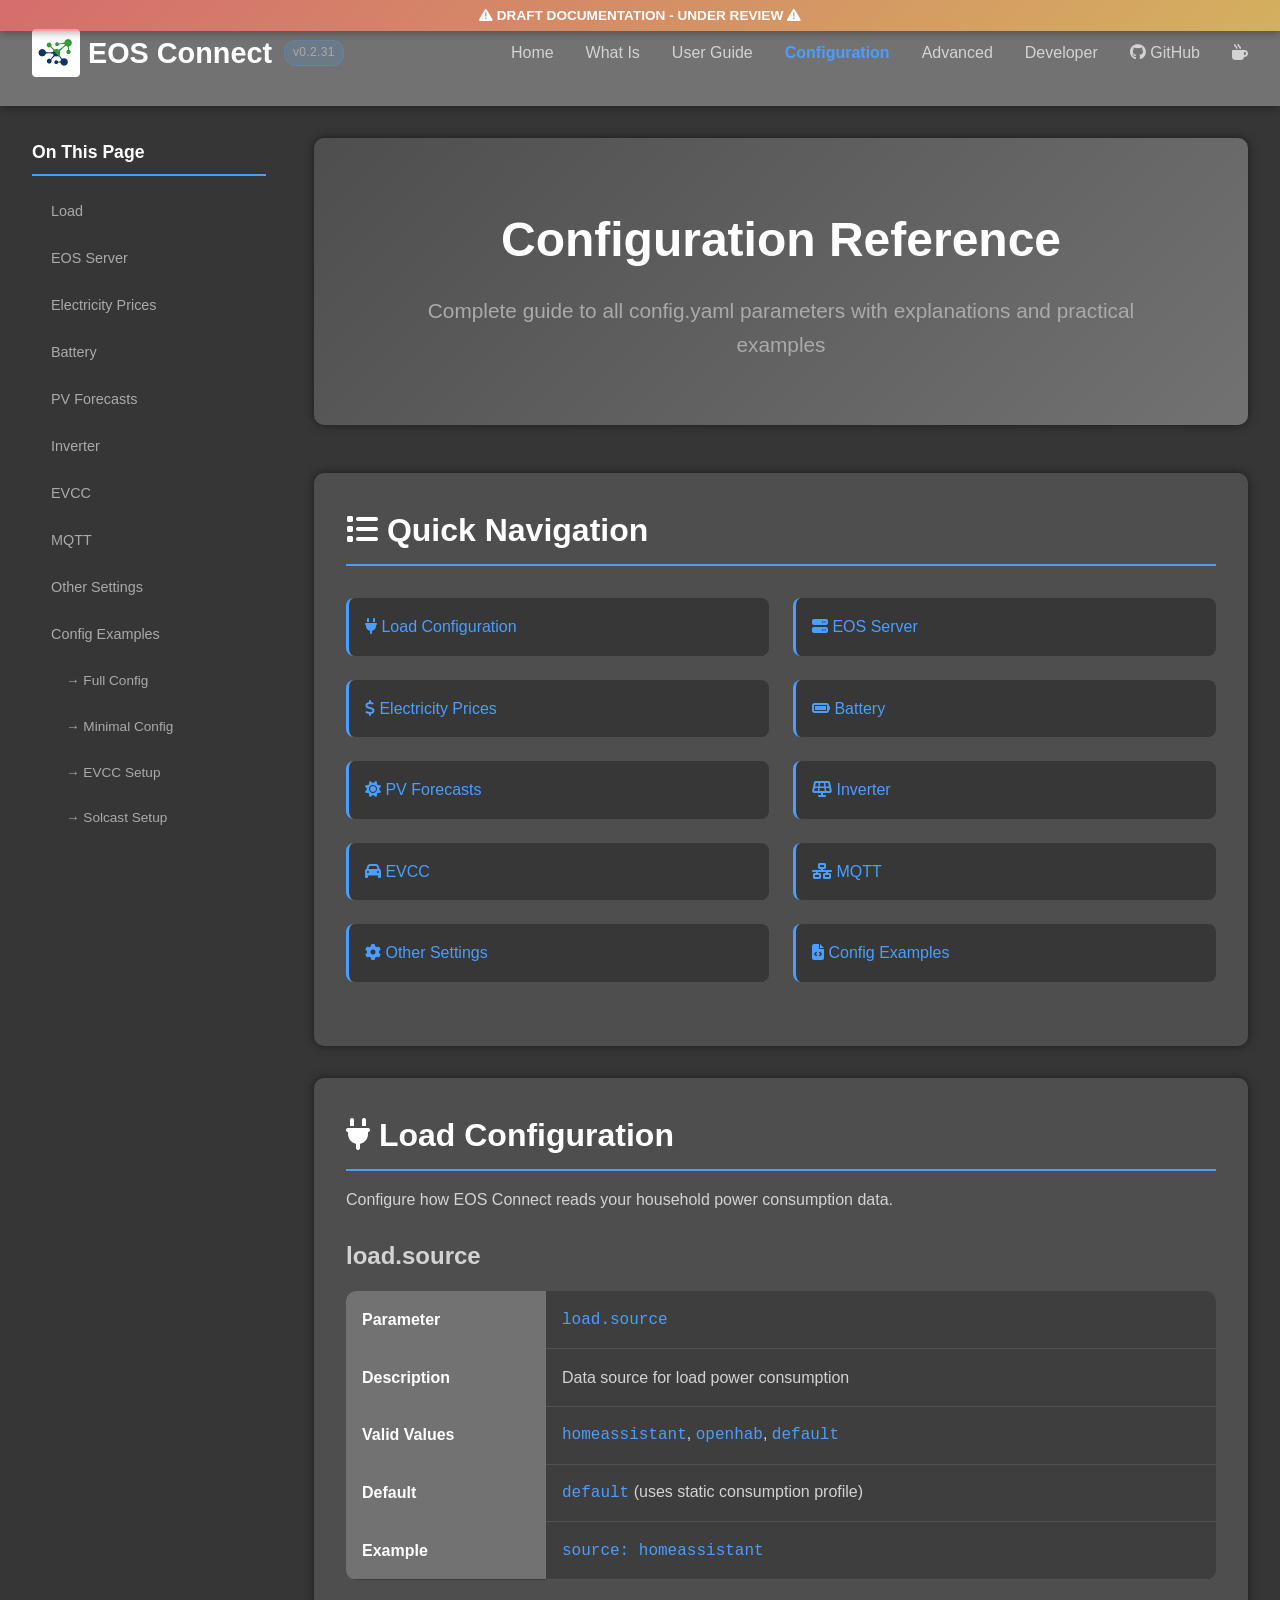
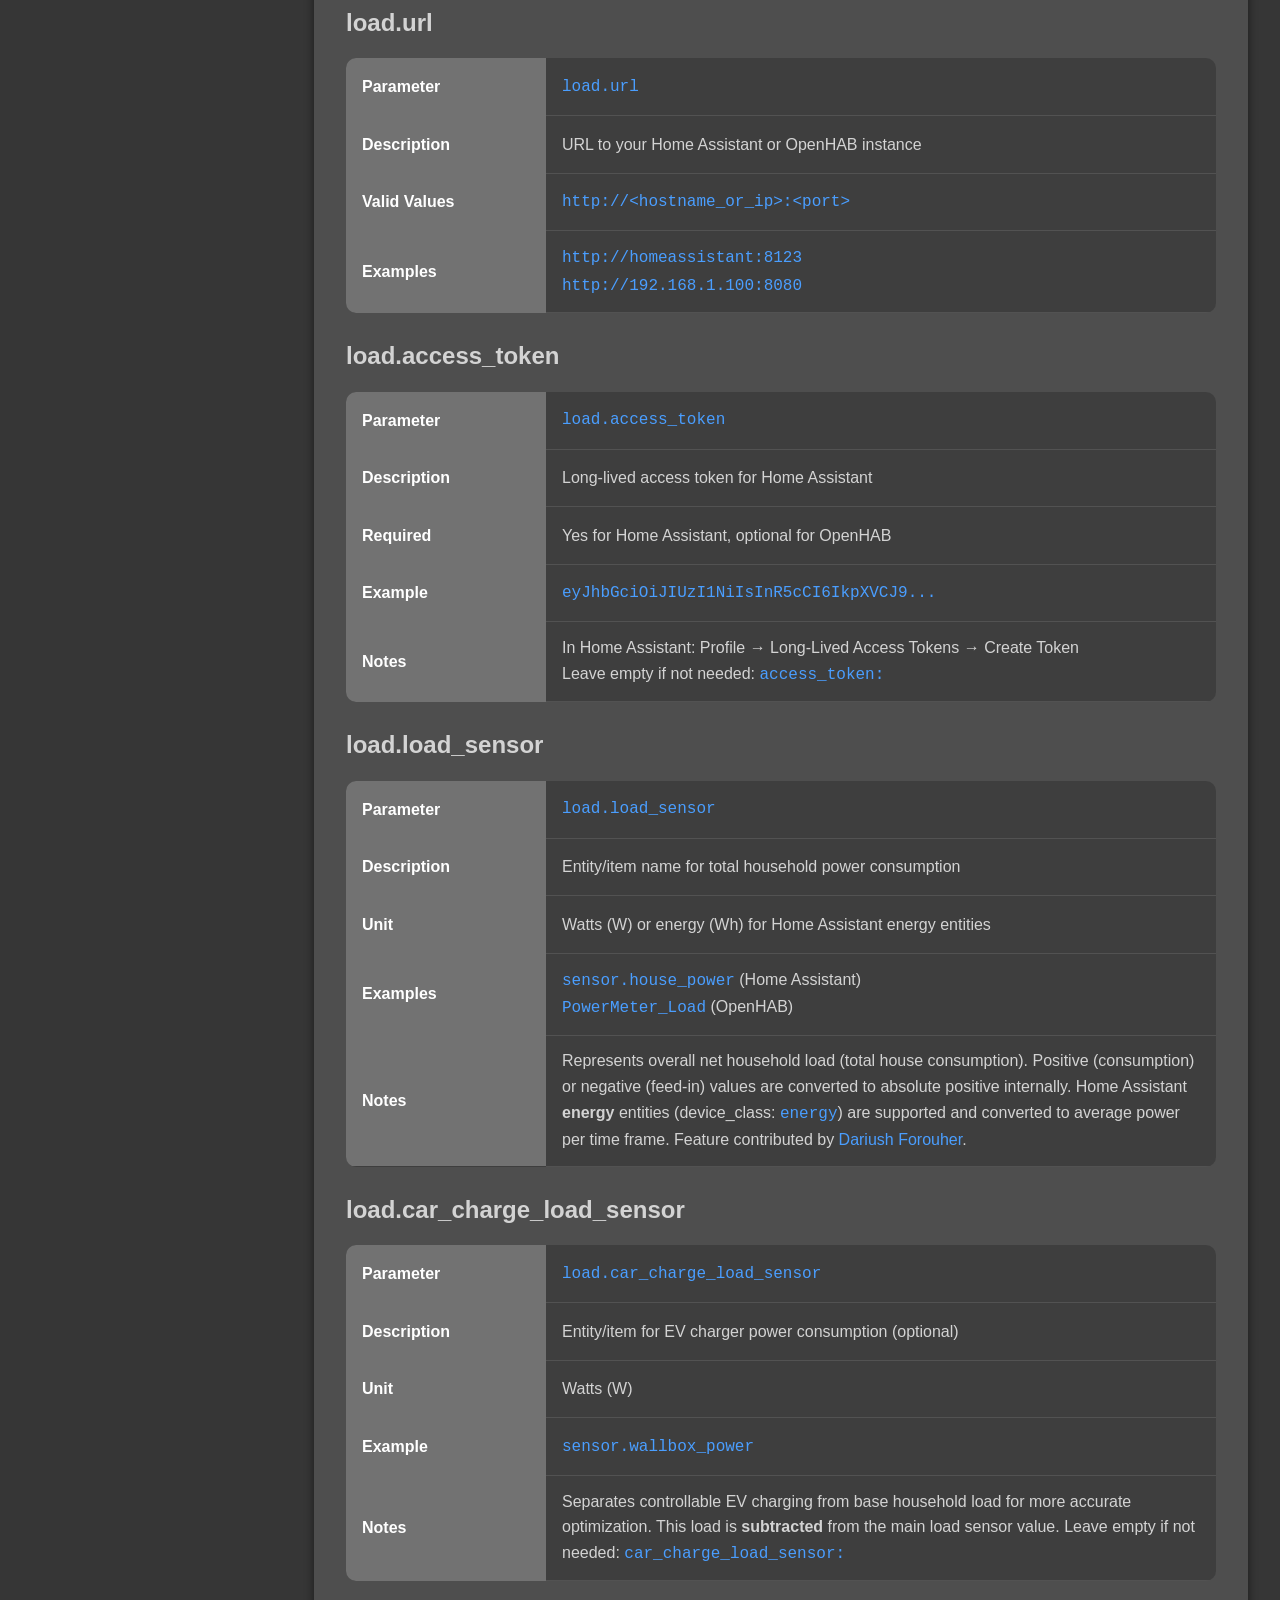
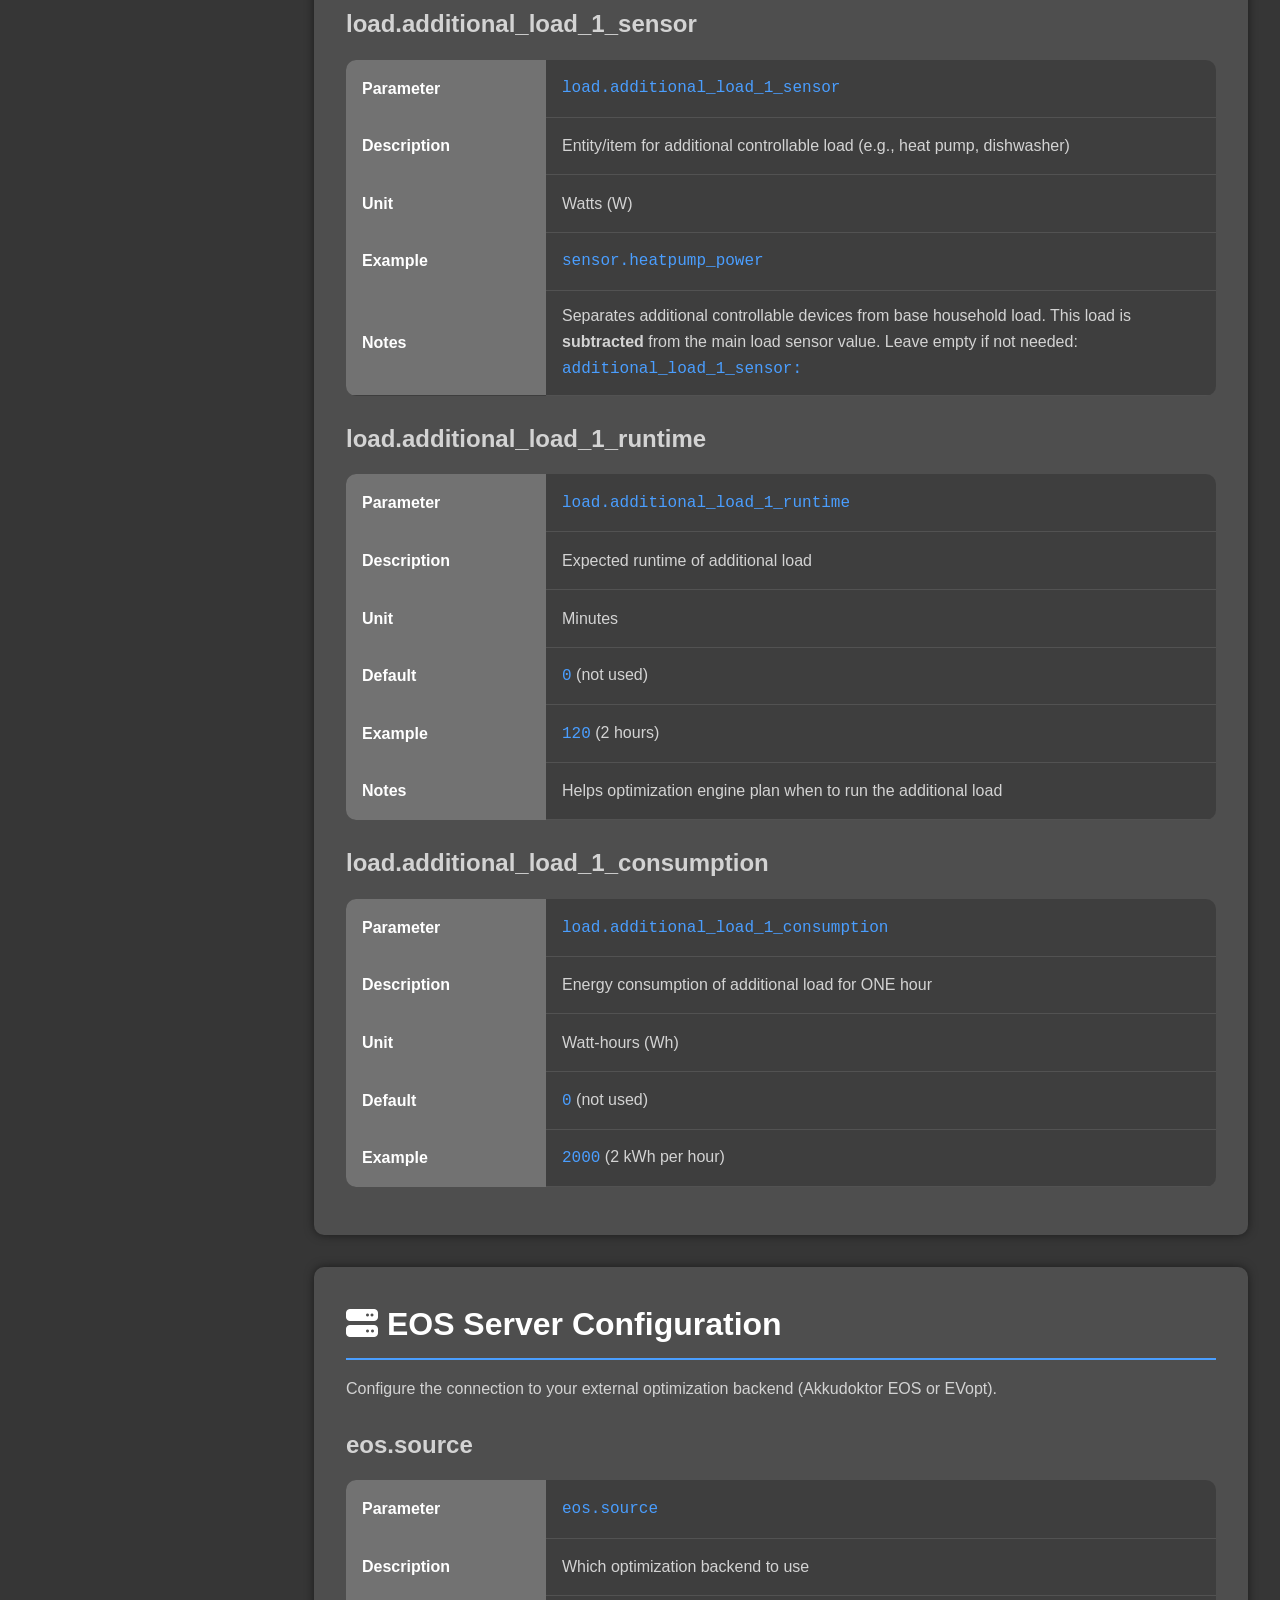
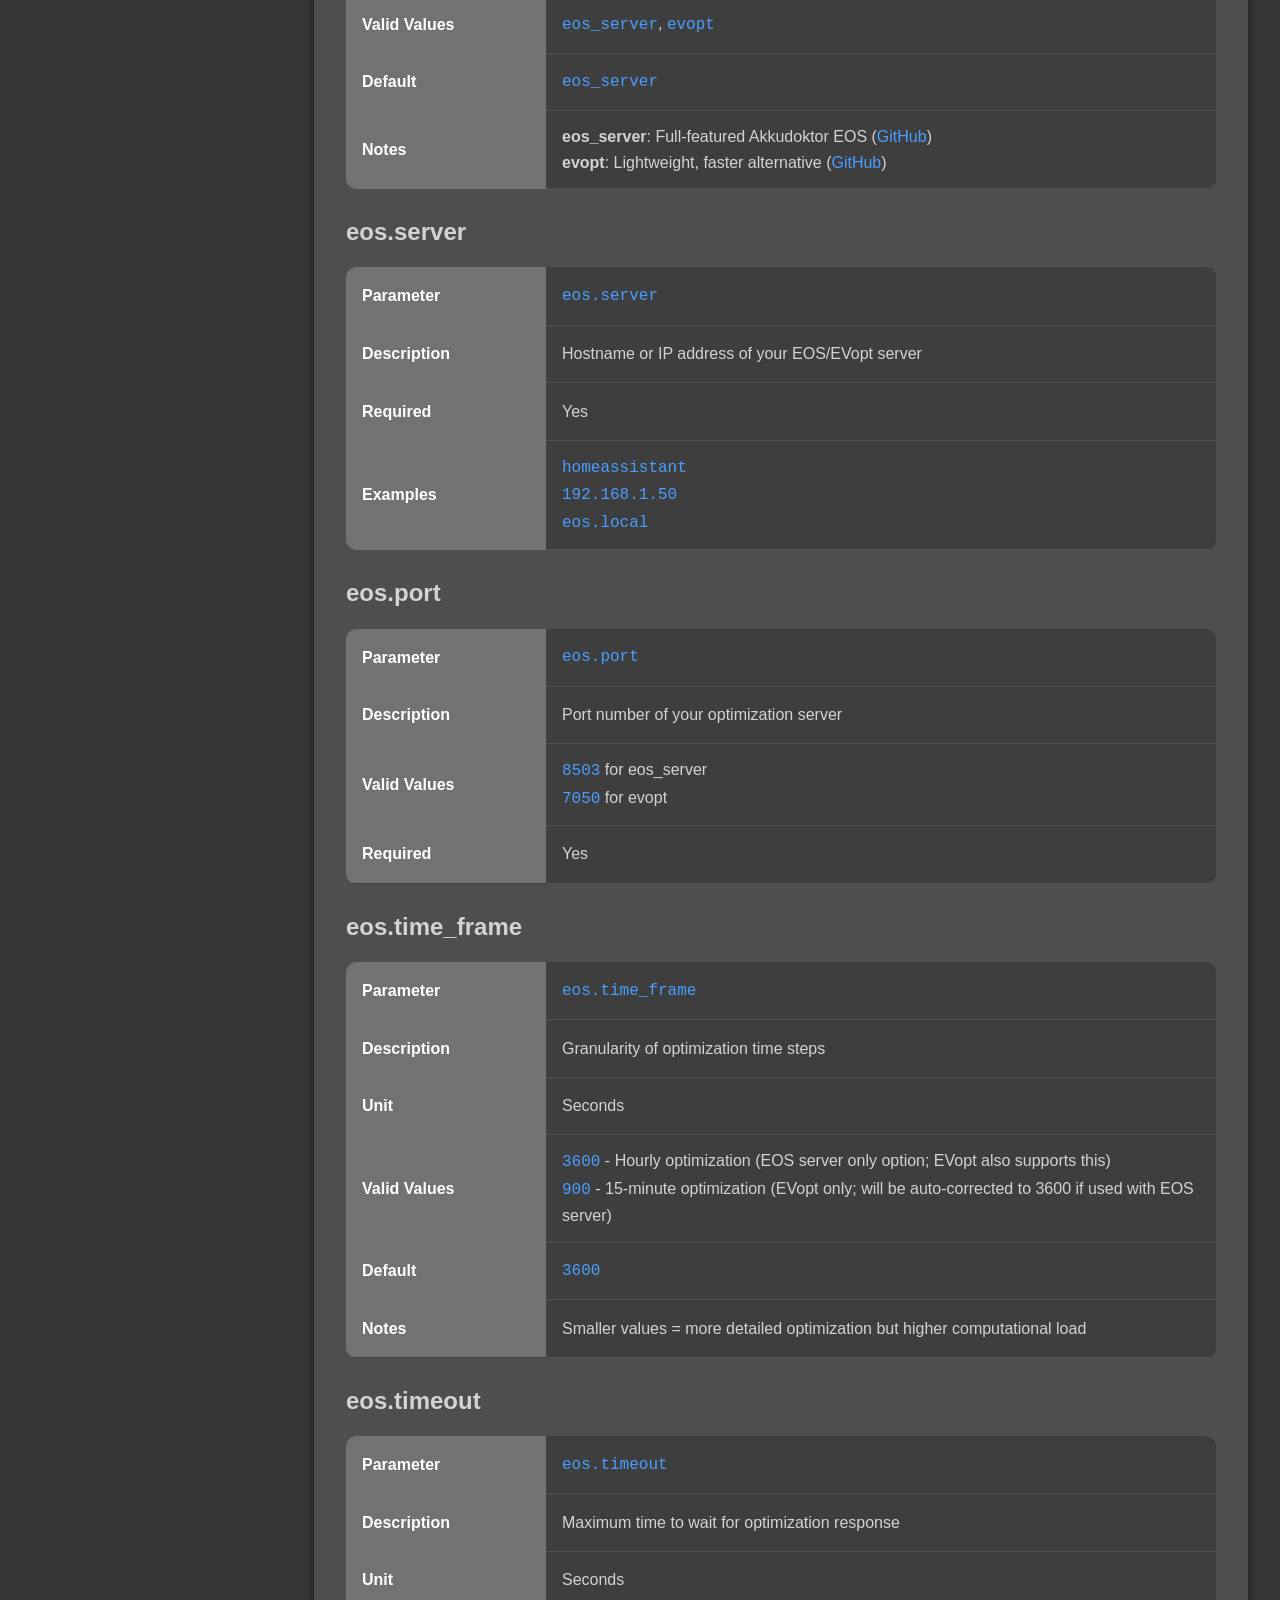
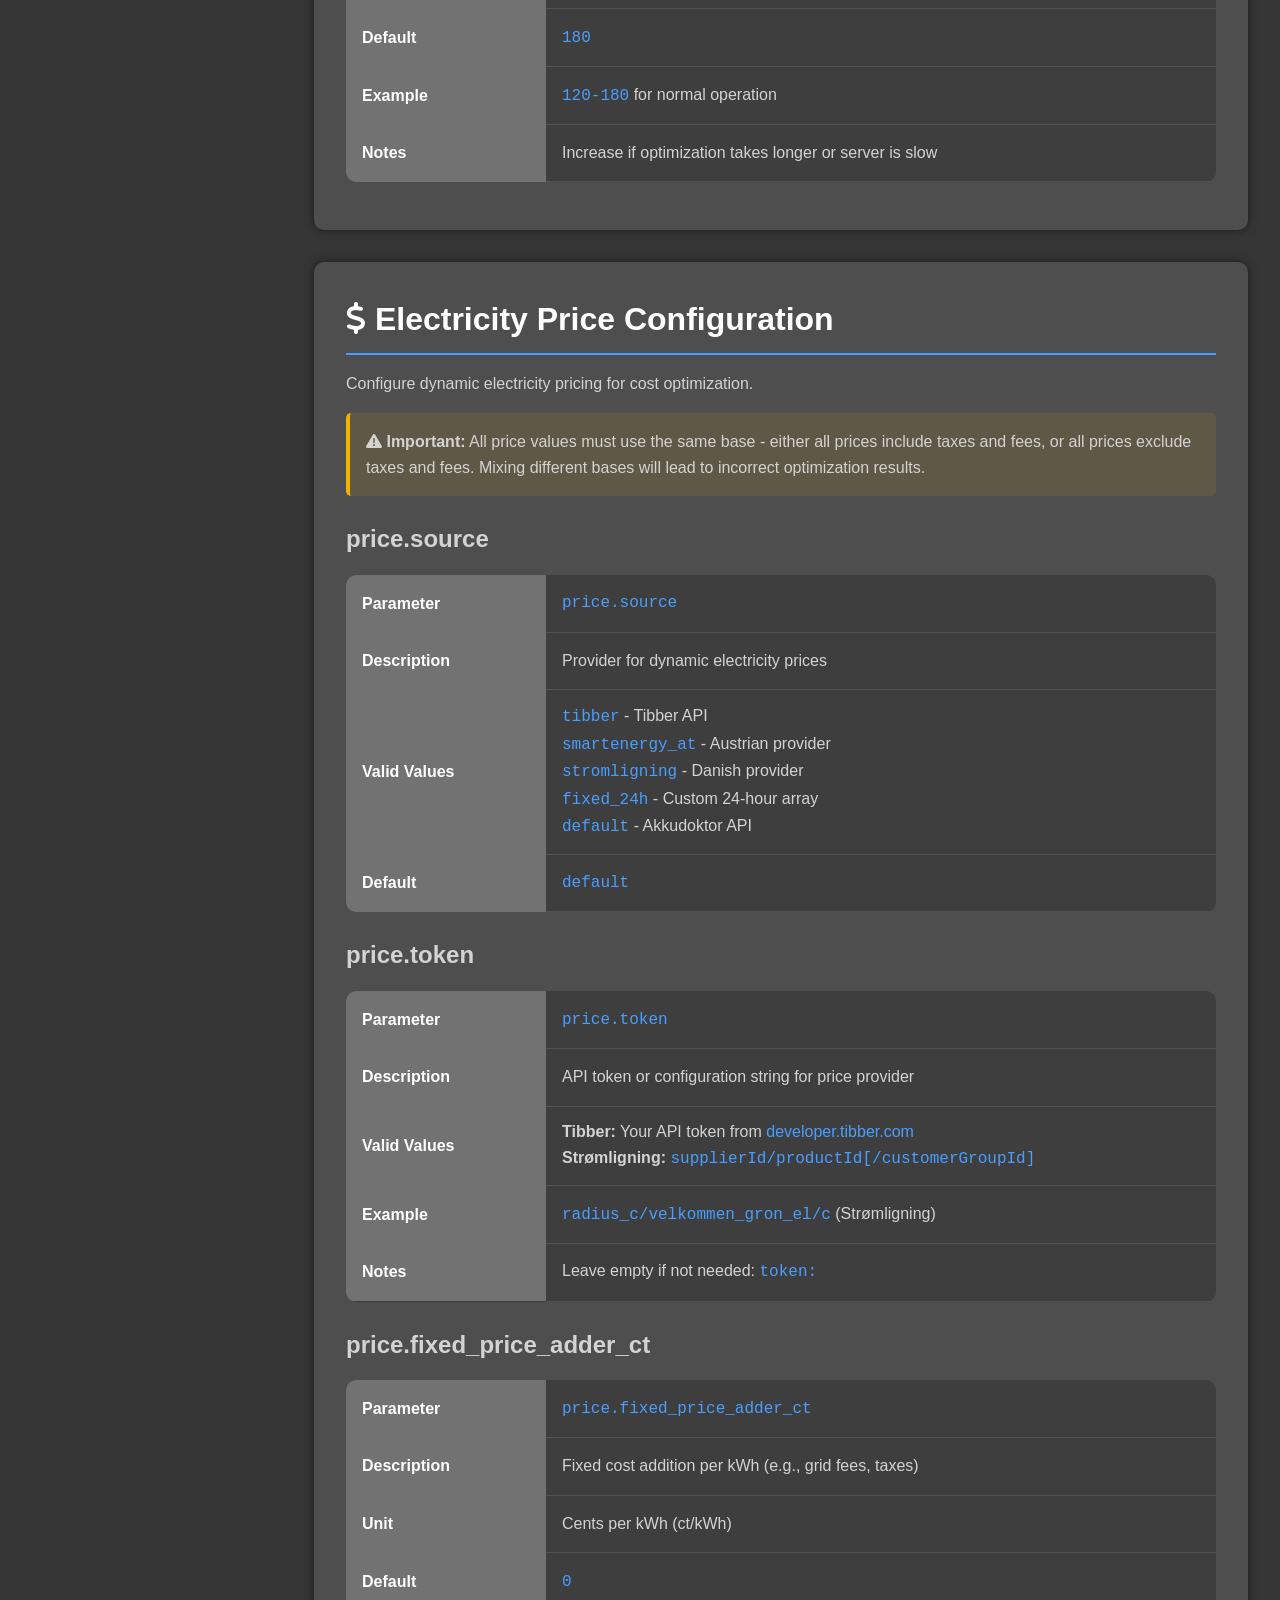
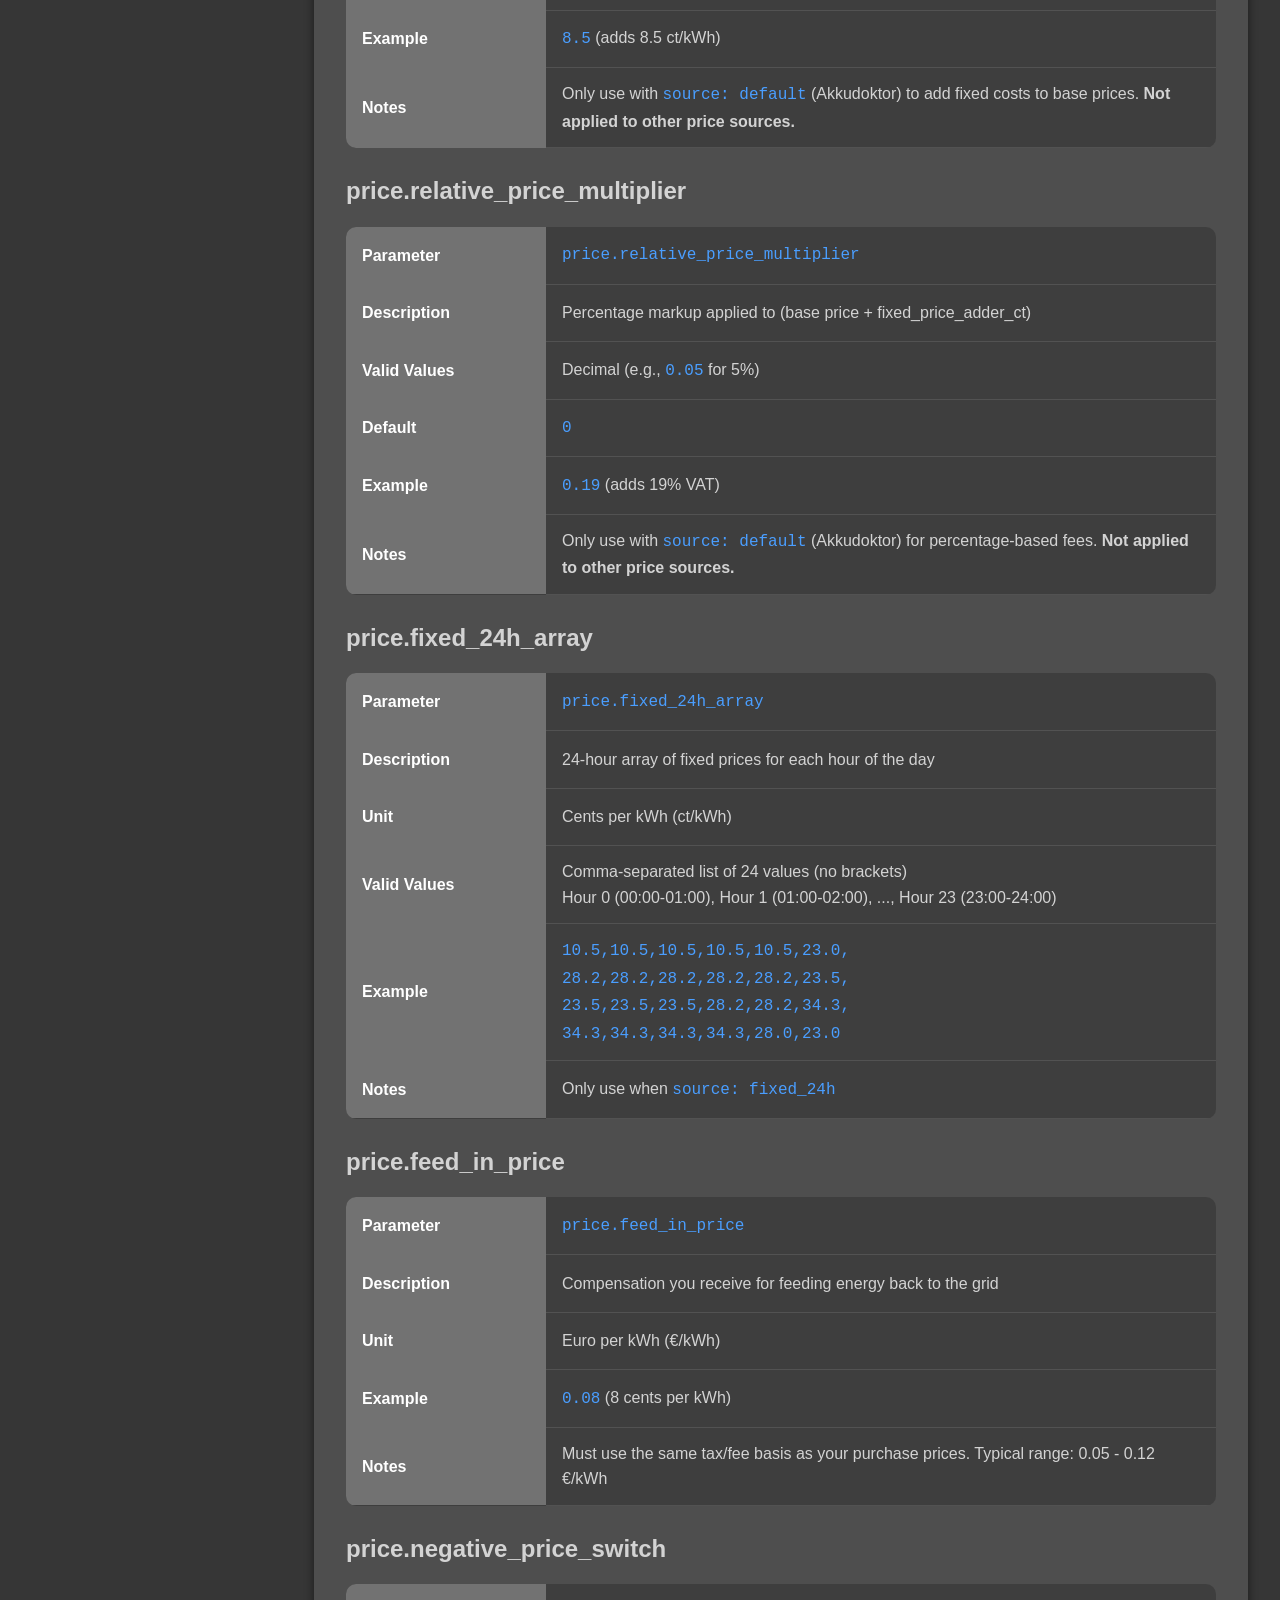
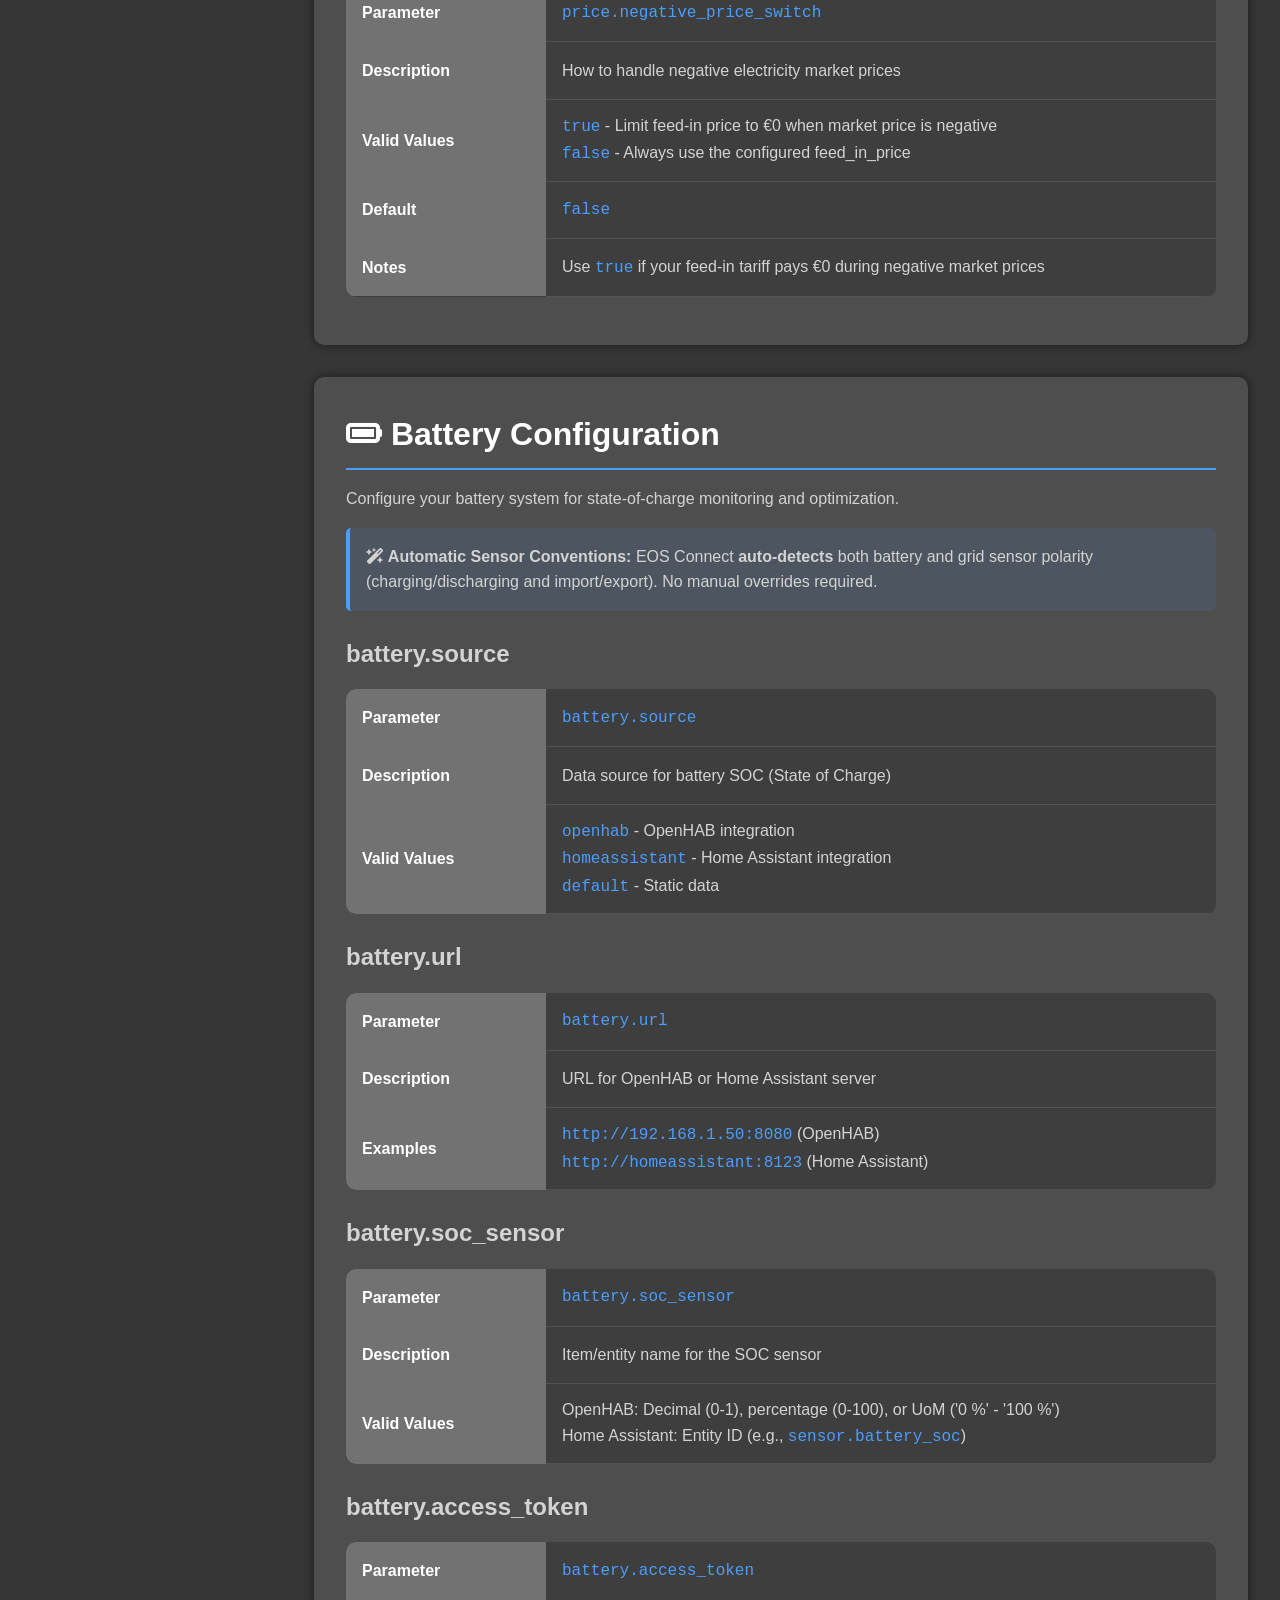
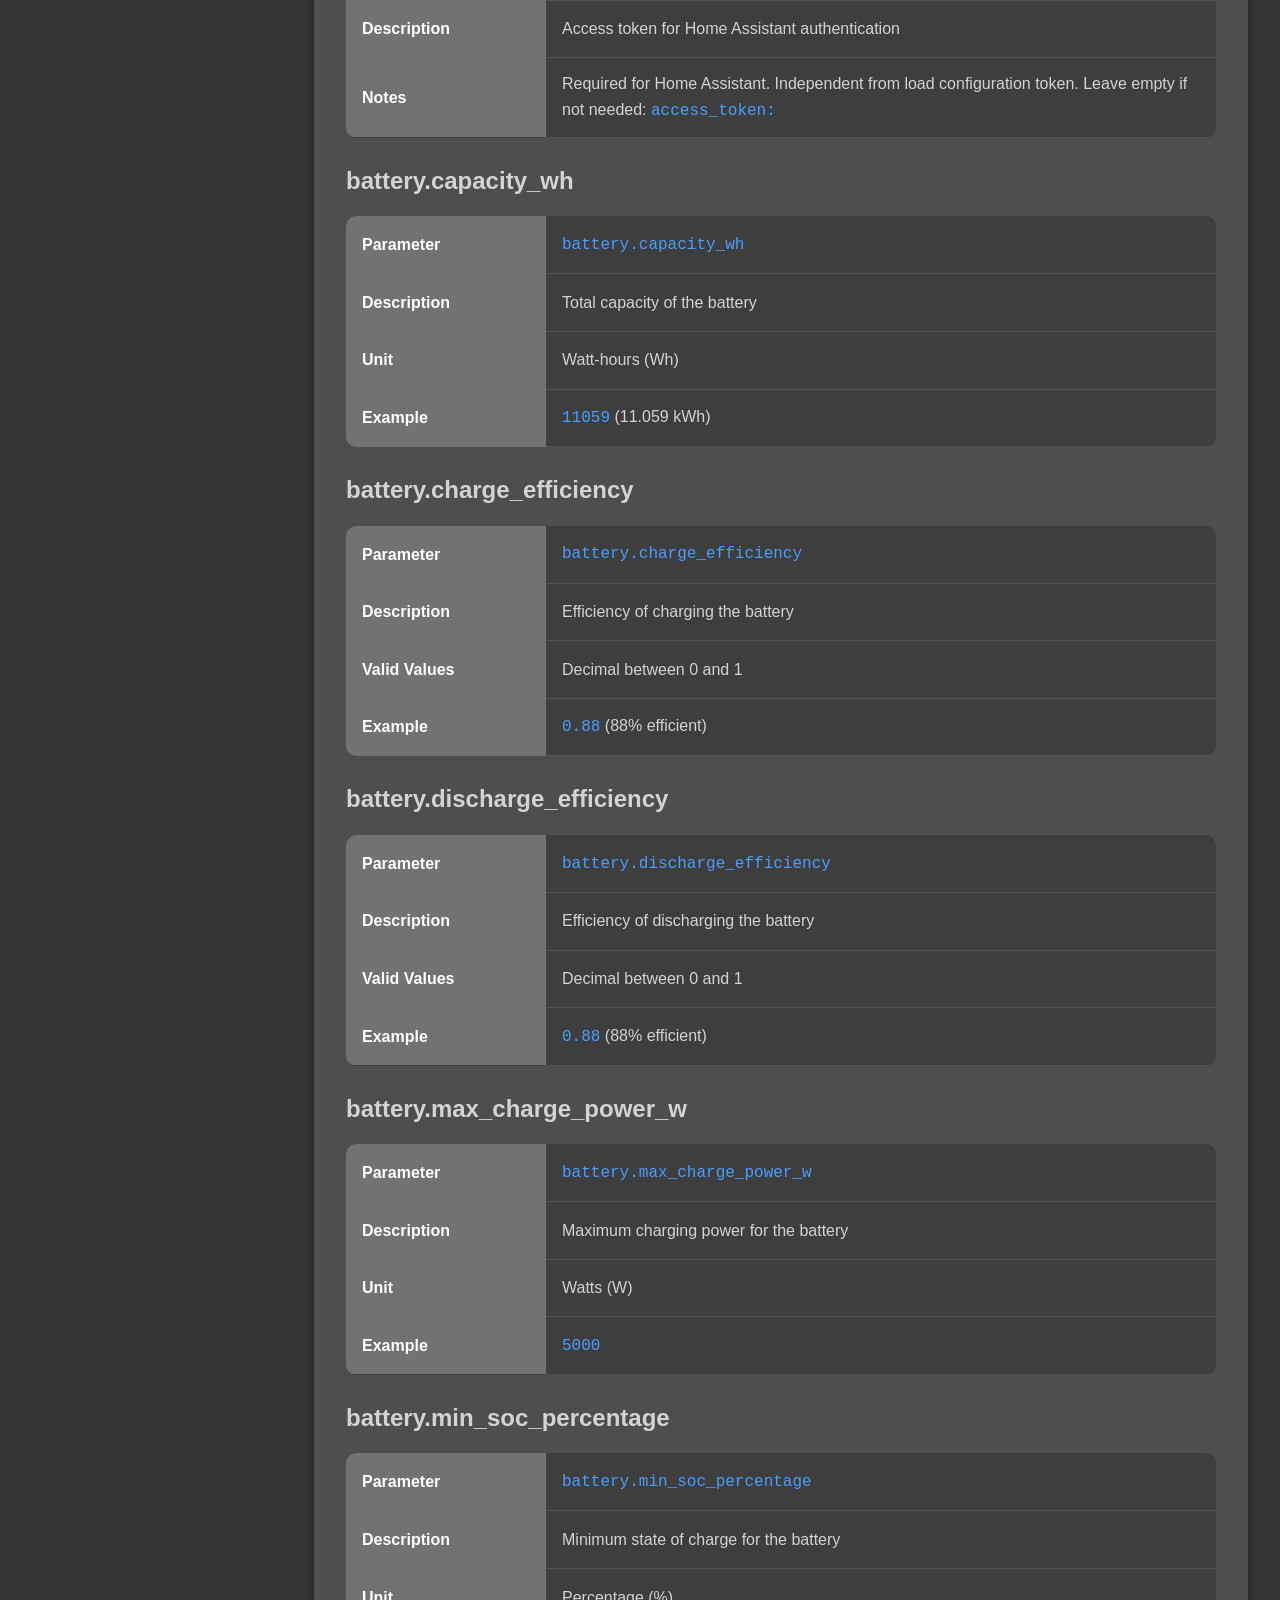
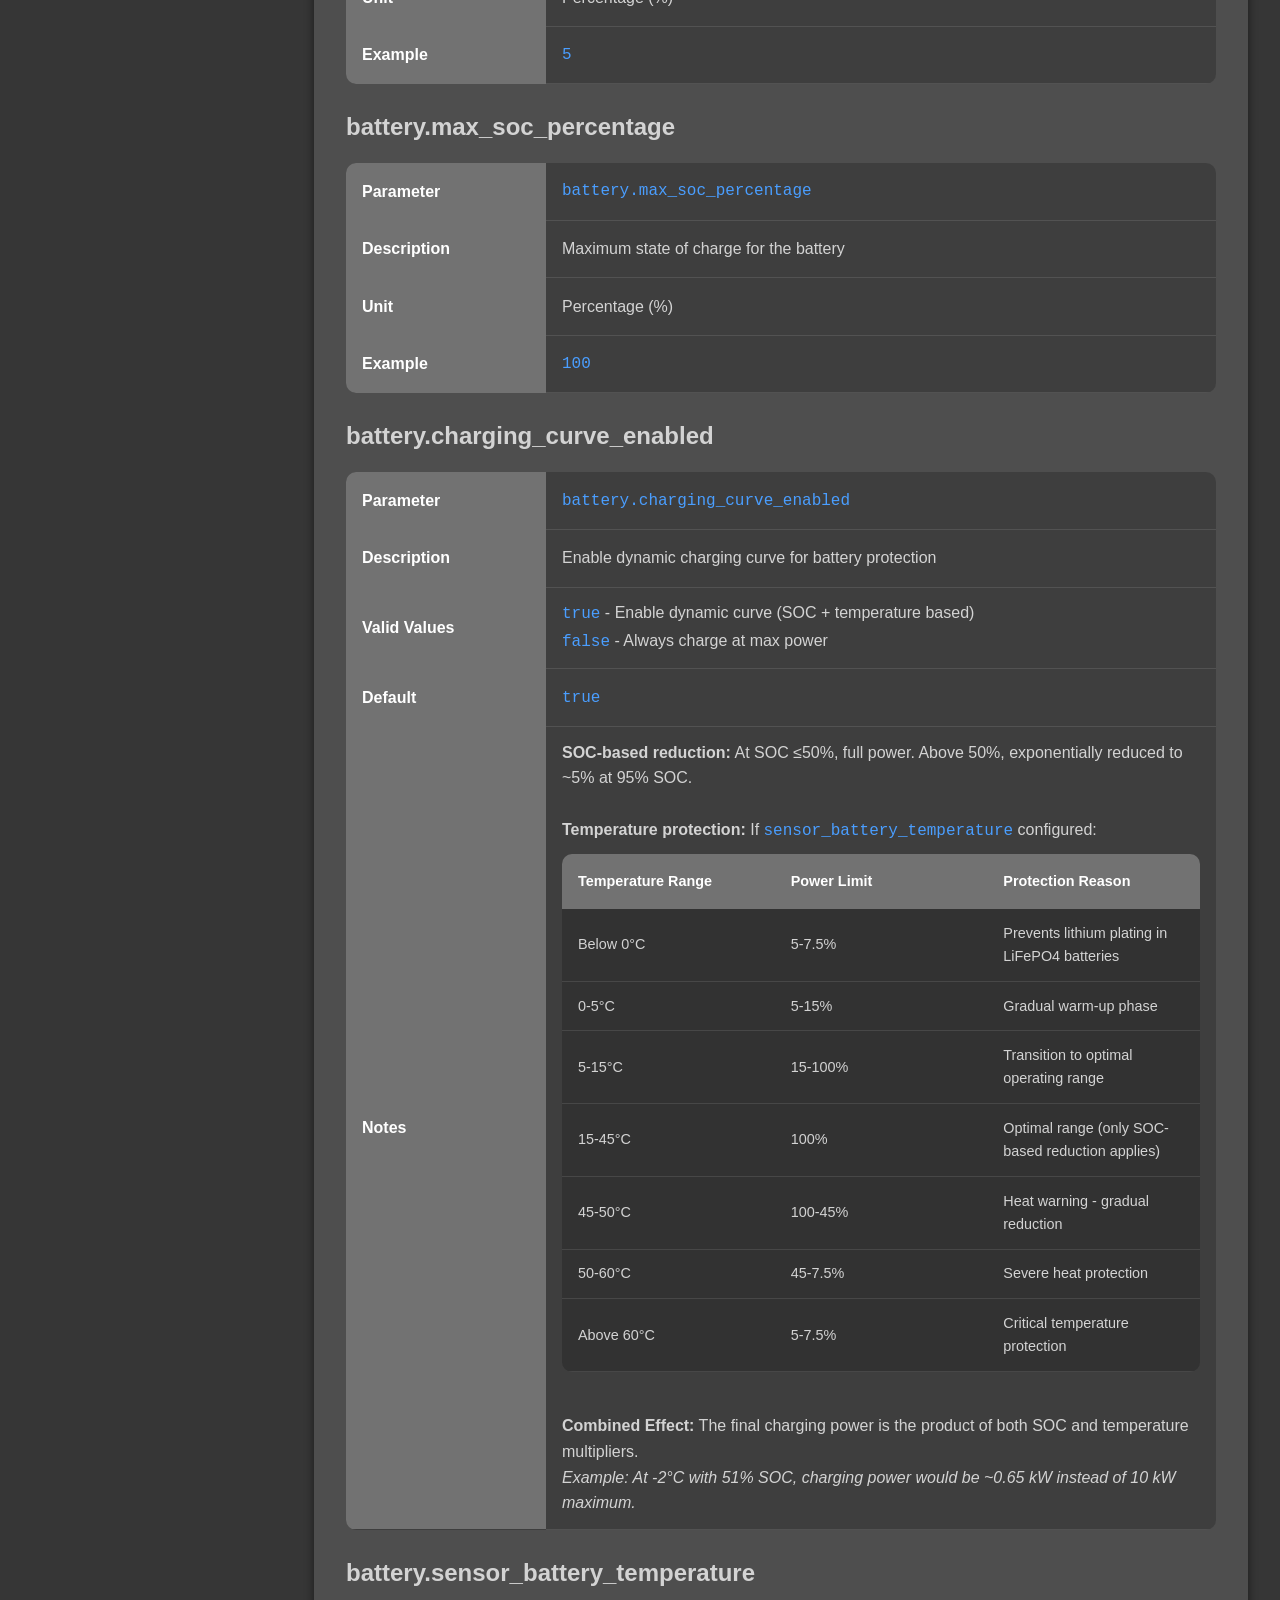
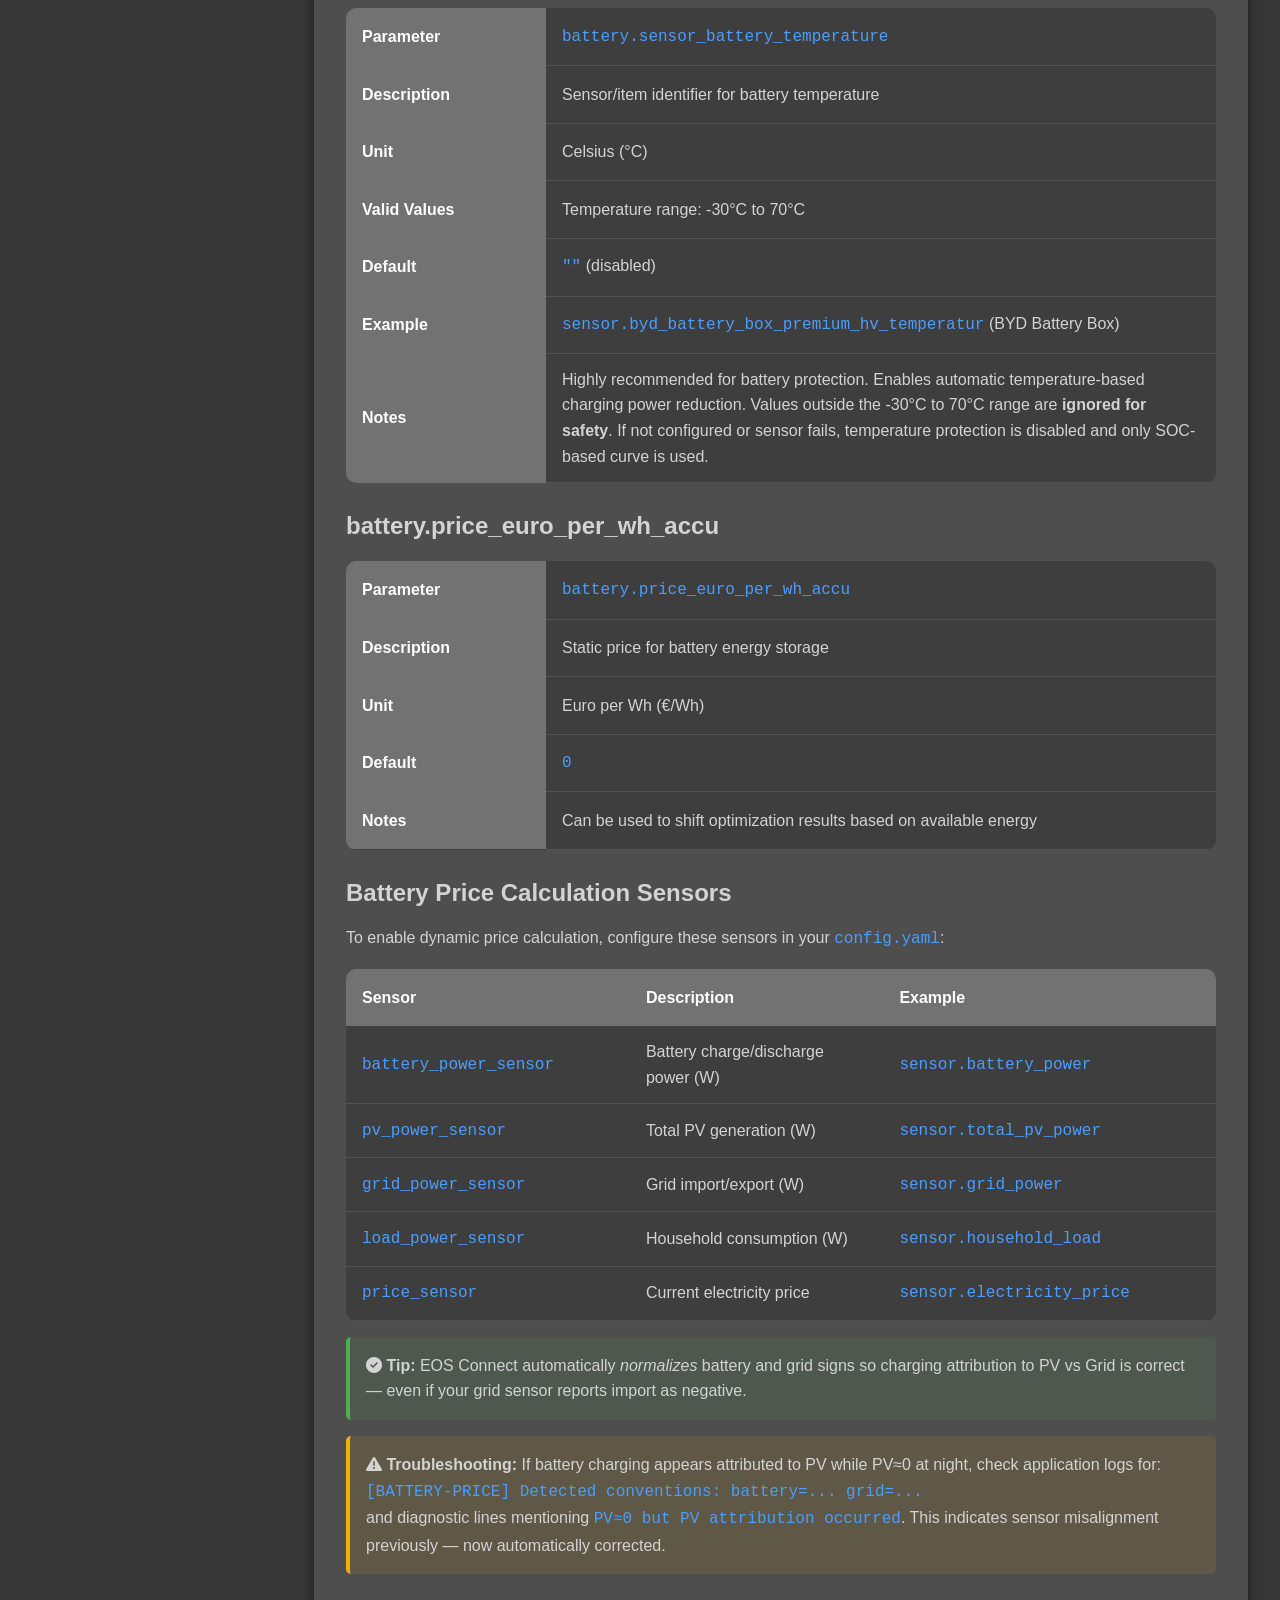
<file: docs/user-guide/configuration.html>
<!DOCTYPE html>
<html lang="en">
<head>
    <meta charset="UTF-8">
    <meta name="viewport" content="width=device-width, initial-scale=1.0">
    <title>Configuration Reference - EOS Connect</title>
    <link rel="stylesheet" href="../assets/css/style.css">
    <link rel="stylesheet" href="https://cdnjs.cloudflare.com/ajax/libs/font-awesome/6.7.2/css/all.min.css">
</head>
<body>
    <!-- DRAFT BANNER - REMOVE WHEN FINALIZED -->
    <div class="draft-banner">
        <i class="fas fa-exclamation-triangle"></i> DRAFT DOCUMENTATION - UNDER REVIEW <i class="fas fa-exclamation-triangle"></i>
    </div>
    <!-- END DRAFT BANNER -->

    <!-- Navigation -->
    <nav class="nav-header">
        <div class="nav-container">
            <a href="../index.html" class="nav-logo">
                <img src="../assets/images/icon.png" alt="EOS Connect" style="height: 48px; vertical-align: middle; margin-right: 8px;">
                <span>EOS Connect</span>
                <span class="version-badge">v0.2.31</span>
            </a>
            <button class="mobile-menu-toggle" onclick="toggleMobileMenu()" aria-label="Toggle menu">
                <i class="fas fa-bars"></i>
            </button>
            <ul class="nav-menu">
                <li><a href="../index.html">Home</a></li>
                <li><a href="../what-is/index.html">What Is</a></li>
                <li><a href="index.html">User Guide</a></li>
                <li><a href="configuration.html" class="active">Configuration</a></li>
                <li><a href="../advanced/index.html">Advanced</a></li>
                <li><a href="../developer/index.html">Developer</a></li>
                <li><a href="https://github.com/ohAnd/EOS_connect" target="_blank"><i class="fab fa-github"></i> GitHub</a></li>
                <li><a href="https://github.com/sponsors/ohAnd" target="_blank" title="Sponsor the project"><i class="fas fa-mug-hot"></i></a></li>
            </ul>
        </div>
    </nav>

    <div class="container">
        <div class="page-wrapper">
            <aside class="toc-sidebar">
                <h3>On This Page</h3>
                <nav class="toc-nav">
                    <a href="#load" class="toc-link">Load</a>
                    <a href="#eos" class="toc-link">EOS Server</a>
                    <a href="#price" class="toc-link">Electricity Prices</a>
                    <a href="#battery" class="toc-link">Battery</a>
                    <a href="#pv" class="toc-link">PV Forecasts</a>
                    <a href="#inverter" class="toc-link">Inverter</a>
                    <a href="#evcc" class="toc-link">EVCC</a>
                    <a href="#mqtt" class="toc-link">MQTT</a>
                    <a href="#other" class="toc-link">Other Settings</a>
                    <a href="#examples" class="toc-link">Config Examples</a>
                    <a href="#example-full" class="toc-link toc-sub">→ Full Config</a>
                    <a href="#example-minimal" class="toc-link toc-sub">→ Minimal Config</a>
                    <a href="#example-evcc" class="toc-link toc-sub">→ EVCC Setup</a>
                    <a href="#example-solcast" class="toc-link toc-sub">→ Solcast Setup</a>
                </nav>
            </aside>

            <main class="main-content">
        <div class="hero">
            <h1>Configuration Reference</h1>
            <p>Complete guide to all config.yaml parameters with explanations and practical examples</p>
        </div>

        <!-- Table of Contents -->
        <div class="content-section">
            <h2><i class="fas fa-list"></i> Quick Navigation</h2>
            <div class="feature-grid">
                <div class="feature-item">
                    <a href="#load"><i class="fas fa-plug"></i> Load Configuration</a>
                </div>
                <div class="feature-item">
                    <a href="#eos"><i class="fas fa-server"></i> EOS Server</a>
                </div>
                <div class="feature-item">
                    <a href="#price"><i class="fas fa-dollar-sign"></i> Electricity Prices</a>
                </div>
                <div class="feature-item">
                    <a href="#battery"><i class="fas fa-battery-full"></i> Battery</a>
                </div>
                <div class="feature-item">
                    <a href="#pv"><i class="fas fa-sun"></i> PV Forecasts</a>
                </div>
                <div class="feature-item">
                    <a href="#inverter"><i class="fas fa-solar-panel"></i> Inverter</a>
                </div>
                <div class="feature-item">
                    <a href="#evcc"><i class="fas fa-car"></i> EVCC</a>
                </div>
                <div class="feature-item">
                    <a href="#mqtt"><i class="fas fa-network-wired"></i> MQTT</a>
                </div>
                <div class="feature-item">
                    <a href="#other"><i class="fas fa-cog"></i> Other Settings</a>
                </div>
                <div class="feature-item">
                    <a href="#examples"><i class="fas fa-file-code"></i> Config Examples</a>
                </div>
            </div>
        </div>

        <!-- Load Configuration -->
        <div class="content-section" id="load">
            <h2><i class="fas fa-plug"></i> Load Configuration</h2>
            <p>Configure how EOS Connect reads your household power consumption data.</p>

            <h3>load.source</h3>
            <table>
                <tr>
                    <th>Parameter</th>
                    <td><code>load.source</code></td>
                </tr>
                <tr>
                    <th>Description</th>
                    <td>Data source for load power consumption</td>
                </tr>
                <tr>
                    <th>Valid Values</th>
                    <td><code>homeassistant</code>, <code>openhab</code>, <code>default</code></td>
                </tr>
                <tr>
                    <th>Default</th>
                    <td><code>default</code> (uses static consumption profile)</td>
                </tr>
                <tr>
                    <th>Example</th>
                    <td><code>source: homeassistant</code></td>
                </tr>
            </table>

            <h3>load.url</h3>
            <table>
                <tr>
                    <th>Parameter</th>
                    <td><code>load.url</code></td>
                </tr>
                <tr>
                    <th>Description</th>
                    <td>URL to your Home Assistant or OpenHAB instance</td>
                </tr>
                <tr>
                    <th>Valid Values</th>
                    <td><code>http://&lt;hostname_or_ip&gt;:&lt;port&gt;</code></td>
                </tr>
                <tr>
                    <th>Examples</th>
                    <td>
                        <code>http://homeassistant:8123</code><br>
                        <code>http://192.168.1.100:8080</code>
                    </td>
                </tr>
            </table>

            <h3>load.access_token</h3>
            <table>
                <tr>
                    <th>Parameter</th>
                    <td><code>load.access_token</code></td>
                </tr>
                <tr>
                    <th>Description</th>
                    <td>Long-lived access token for Home Assistant</td>
                </tr>
                <tr>
                    <th>Required</th>
                    <td>Yes for Home Assistant, optional for OpenHAB</td>
                </tr>
                <tr>
                    <th>Example</th>
                    <td><code>eyJhbGciOiJIUzI1NiIsInR5cCI6IkpXVCJ9...</code></td>
                </tr>
                <tr>
                    <th>Notes</th>
                    <td>In Home Assistant: Profile → Long-Lived Access Tokens → Create Token<br>Leave empty if not needed: <code>access_token:</code></td>
                </tr>
            </table>

            <h3>load.load_sensor</h3>
            <table>
                <tr>
                    <th>Parameter</th>
                    <td><code>load.load_sensor</code></td>
                </tr>
                <tr>
                    <th>Description</th>
                    <td>Entity/item name for total household power consumption</td>
                </tr>
                <tr>
                    <th>Unit</th>
                    <td>Watts (W) or energy (Wh) for Home Assistant energy entities</td>
                </tr>
                <tr>
                    <th>Examples</th>
                    <td>
                        <code>sensor.house_power</code> (Home Assistant)<br>
                        <code>PowerMeter_Load</code> (OpenHAB)
                    </td>
                </tr>
                <tr>
                    <th>Notes</th>
                    <td>Represents overall net household load (total house consumption). Positive (consumption) or negative (feed-in) values are converted to absolute positive internally. Home Assistant <strong>energy</strong> entities (device_class: <code>energy</code>) are supported and converted to average power per time frame. Feature contributed by <a href="https://github.com/forouher" target="_blank">Dariush Forouher</a>.</td>
                </tr>
            </table>

            <h3>load.car_charge_load_sensor</h3>
            <table>
                <tr>
                    <th>Parameter</th>
                    <td><code>load.car_charge_load_sensor</code></td>
                </tr>
                <tr>
                    <th>Description</th>
                    <td>Entity/item for EV charger power consumption (optional)</td>
                </tr>
                <tr>
                    <th>Unit</th>
                    <td>Watts (W)</td>
                </tr>
                <tr>
                    <th>Example</th>
                    <td><code>sensor.wallbox_power</code></td>
                </tr>
                <tr>
                    <th>Notes</th>
                    <td>Separates controllable EV charging from base household load for more accurate optimization. This load is <strong>subtracted</strong> from the main load sensor value. Leave empty if not needed: <code>car_charge_load_sensor:</code></td>
                </tr>
            </table>

            <h3>load.additional_load_1_sensor</h3>
            <table>
                <tr>
                    <th>Parameter</th>
                    <td><code>load.additional_load_1_sensor</code></td>
                </tr>
                <tr>
                    <th>Description</th>
                    <td>Entity/item for additional controllable load (e.g., heat pump, dishwasher)</td>
                </tr>
                <tr>
                    <th>Unit</th>
                    <td>Watts (W)</td>
                </tr>
                <tr>
                    <th>Example</th>
                    <td><code>sensor.heatpump_power</code></td>
                </tr>
                <tr>
                    <th>Notes</th>
                    <td>Separates additional controllable devices from base household load. This load is <strong>subtracted</strong> from the main load sensor value. Leave empty if not needed: <code>additional_load_1_sensor:</code></td>
                </tr>
            </table>

            <h3>load.additional_load_1_runtime</h3>
            <table>
                <tr>
                    <th>Parameter</th>
                    <td><code>load.additional_load_1_runtime</code></td>
                </tr>
                <tr>
                    <th>Description</th>
                    <td>Expected runtime of additional load</td>
                </tr>
                <tr>
                    <th>Unit</th>
                    <td>Minutes</td>
                </tr>
                <tr>
                    <th>Default</th>
                    <td><code>0</code> (not used)</td>
                </tr>
                <tr>
                    <th>Example</th>
                    <td><code>120</code> (2 hours)</td>
                </tr>
                <tr>
                    <th>Notes</th>
                    <td>Helps optimization engine plan when to run the additional load</td>
                </tr>
            </table>

            <h3>load.additional_load_1_consumption</h3>
            <table>
                <tr>
                    <th>Parameter</th>
                    <td><code>load.additional_load_1_consumption</code></td>
                </tr>
                <tr>
                    <th>Description</th>
                    <td>Energy consumption of additional load for ONE hour</td>
                </tr>
                <tr>
                    <th>Unit</th>
                    <td>Watt-hours (Wh)</td>
                </tr>
                <tr>
                    <th>Default</th>
                    <td><code>0</code> (not used)</td>
                </tr>
                <tr>
                    <th>Example</th>
                    <td><code>2000</code> (2 kWh per hour)</td>
                </tr>
            </table>
        </div>

        <!-- EOS Server Configuration -->
        <div class="content-section" id="eos">
            <h2><i class="fas fa-server"></i> EOS Server Configuration</h2>
            <p>Configure the connection to your external optimization backend (Akkudoktor EOS or EVopt).</p>

            <h3>eos.source</h3>
            <table>
                <tr>
                    <th>Parameter</th>
                    <td><code>eos.source</code></td>
                </tr>
                <tr>
                    <th>Description</th>
                    <td>Which optimization backend to use</td>
                </tr>
                <tr>
                    <th>Valid Values</th>
                    <td><code>eos_server</code>, <code>evopt</code></td>
                </tr>
                <tr>
                    <th>Default</th>
                    <td><code>eos_server</code></td>
                </tr>
                <tr>
                    <th>Notes</th>
                    <td>
                        <strong>eos_server</strong>: Full-featured Akkudoktor EOS (<a href="https://github.com/Akkudoktor-EOS/EOS" target="_blank">GitHub</a>)<br>
                        <strong>evopt</strong>: Lightweight, faster alternative (<a href="https://github.com/thecem/hassio-evopt" target="_blank">GitHub</a>)
                    </td>
                </tr>
            </table>

            <h3>eos.server</h3>
            <table>
                <tr>
                    <th>Parameter</th>
                    <td><code>eos.server</code></td>
                </tr>
                <tr>
                    <th>Description</th>
                    <td>Hostname or IP address of your EOS/EVopt server</td>
                </tr>
                <tr>
                    <th>Required</th>
                    <td>Yes</td>
                </tr>
                <tr>
                    <th>Examples</th>
                    <td>
                        <code>homeassistant</code><br>
                        <code>192.168.1.50</code><br>
                        <code>eos.local</code>
                    </td>
                </tr>
            </table>

            <h3>eos.port</h3>
            <table>
                <tr>
                    <th>Parameter</th>
                    <td><code>eos.port</code></td>
                </tr>
                <tr>
                    <th>Description</th>
                    <td>Port number of your optimization server</td>
                </tr>
                <tr>
                    <th>Valid Values</th>
                    <td>
                        <code>8503</code> for eos_server<br>
                        <code>7050</code> for evopt
                    </td>
                </tr>
                <tr>
                    <th>Required</th>
                    <td>Yes</td>
                </tr>
            </table>

            <h3>eos.time_frame</h3>
            <table>
                <tr>
                    <th>Parameter</th>
                    <td><code>eos.time_frame</code></td>
                </tr>
                <tr>
                    <th>Description</th>
                    <td>Granularity of optimization time steps</td>
                </tr>
                <tr>
                    <th>Unit</th>
                    <td>Seconds</td>
                </tr>
                <tr>
                    <th>Valid Values</th>
                    <td>
                        <code>3600</code> - Hourly optimization (EOS server only option; EVopt also supports this)<br>
                        <code>900</code> - 15-minute optimization (EVopt only; will be auto-corrected to 3600 if used with EOS server)
                    </td>
                </tr>
                <tr>
                    <th>Default</th>
                    <td><code>3600</code></td>
                </tr>
                <tr>
                    <th>Notes</th>
                    <td>Smaller values = more detailed optimization but higher computational load</td>
                </tr>
            </table>

            <h3>eos.timeout</h3>
            <table>
                <tr>
                    <th>Parameter</th>
                    <td><code>eos.timeout</code></td>
                </tr>
                <tr>
                    <th>Description</th>
                    <td>Maximum time to wait for optimization response</td>
                </tr>
                <tr>
                    <th>Unit</th>
                    <td>Seconds</td>
                </tr>
                <tr>
                    <th>Default</th>
                    <td><code>180</code></td>
                </tr>
                <tr>
                    <th>Example</th>
                    <td><code>120-180</code> for normal operation</td>
                </tr>
                <tr>
                    <th>Notes</th>
                    <td>Increase if optimization takes longer or server is slow</td>
                </tr>
            </table>
        </div>

        <!-- Price Configuration -->
        <div class="content-section" id="price">
            <h2><i class="fas fa-dollar-sign"></i> Electricity Price Configuration</h2>
            <p>Configure dynamic electricity pricing for cost optimization.</p>
            
            <div class="alert alert-warning">
                <strong><i class="fas fa-exclamation-triangle"></i> Important:</strong> All price values must use the same base - either all prices include taxes and fees, or all prices exclude taxes and fees. Mixing different bases will lead to incorrect optimization results.
            </div>

            <h3>price.source</h3>
            <table>
                <tr>
                    <th>Parameter</th>
                    <td><code>price.source</code></td>
                </tr>
                <tr>
                    <th>Description</th>
                    <td>Provider for dynamic electricity prices</td>
                </tr>
                <tr>
                    <th>Valid Values</th>
                    <td>
                        <code>tibber</code> - Tibber API<br>
                        <code>smartenergy_at</code> - Austrian provider<br>
                        <code>stromligning</code> - Danish provider<br>
                        <code>fixed_24h</code> - Custom 24-hour array<br>
                        <code>default</code> - Akkudoktor API
                    </td>
                </tr>
                <tr>
                    <th>Default</th>
                    <td><code>default</code></td>
                </tr>
            </table>

            <h3>price.token</h3>
            <table>
                <tr>
                    <th>Parameter</th>
                    <td><code>price.token</code></td>
                </tr>
                <tr>
                    <th>Description</th>
                    <td>API token or configuration string for price provider</td>
                </tr>
                <tr>
                    <th>Valid Values</th>
                    <td>
                        <strong>Tibber:</strong> Your API token from <a href="https://developer.tibber.com" target="_blank">developer.tibber.com</a><br>
                        <strong>Strømligning:</strong> <code>supplierId/productId[/customerGroupId]</code>
                    </td>
                </tr>
                <tr>
                    <th>Example</th>
                    <td><code>radius_c/velkommen_gron_el/c</code> (Strømligning)</td>
                </tr>
                <tr>
                    <th>Notes</th>
                    <td>Leave empty if not needed: <code>token:</code></td>
                </tr>
            </table>

            <h3>price.fixed_price_adder_ct</h3>
            <table>
                <tr>
                    <th>Parameter</th>
                    <td><code>price.fixed_price_adder_ct</code></td>
                </tr>
                <tr>
                    <th>Description</th>
                    <td>Fixed cost addition per kWh (e.g., grid fees, taxes)</td>
                </tr>
                <tr>
                    <th>Unit</th>
                    <td>Cents per kWh (ct/kWh)</td>
                </tr>
                <tr>
                    <th>Default</th>
                    <td><code>0</code></td>
                </tr>
                <tr>
                    <th>Example</th>
                    <td><code>8.5</code> (adds 8.5 ct/kWh)</td>
                </tr>
                <tr>
                    <th>Notes</th>
                    <td>Only use with <code>source: default</code> (Akkudoktor) to add fixed costs to base prices. <strong>Not applied to other price sources.</strong></td>
                </tr>
            </table>

            <h3>price.relative_price_multiplier</h3>
            <table>
                <tr>
                    <th>Parameter</th>
                    <td><code>price.relative_price_multiplier</code></td>
                </tr>
                <tr>
                    <th>Description</th>
                    <td>Percentage markup applied to (base price + fixed_price_adder_ct)</td>
                </tr>
                <tr>
                    <th>Valid Values</th>
                    <td>Decimal (e.g., <code>0.05</code> for 5%)</td>
                </tr>
                <tr>
                    <th>Default</th>
                    <td><code>0</code></td>
                </tr>
                <tr>
                    <th>Example</th>
                    <td><code>0.19</code> (adds 19% VAT)</td>
                </tr>
                <tr>
                    <th>Notes</th>
                    <td>Only use with <code>source: default</code> (Akkudoktor) for percentage-based fees. <strong>Not applied to other price sources.</strong></td>
                </tr>
            </table>

            <h3>price.fixed_24h_array</h3>
            <table>
                <tr>
                    <th>Parameter</th>
                    <td><code>price.fixed_24h_array</code></td>
                </tr>
                <tr>
                    <th>Description</th>
                    <td>24-hour array of fixed prices for each hour of the day</td>
                </tr>
                <tr>
                    <th>Unit</th>
                    <td>Cents per kWh (ct/kWh)</td>
                </tr>
                <tr>
                    <th>Valid Values</th>
                    <td>Comma-separated list of 24 values (no brackets)<br>
                        Hour 0 (00:00-01:00), Hour 1 (01:00-02:00), ..., Hour 23 (23:00-24:00)
                    </td>
                </tr>
                <tr>
                    <th>Example</th>
                    <td style="word-break: break-all;">
                        <code>10.5,10.5,10.5,10.5,10.5,23.0,<br>
                        28.2,28.2,28.2,28.2,28.2,23.5,<br>
                        23.5,23.5,23.5,28.2,28.2,34.3,<br>
                        34.3,34.3,34.3,34.3,28.0,23.0</code>
                    </td>
                </tr>
                <tr>
                    <th>Notes</th>
                    <td>Only use when <code>source: fixed_24h</code></td>
                </tr>
            </table>

            <h3>price.feed_in_price</h3>
            <table>
                <tr>
                    <th>Parameter</th>
                    <td><code>price.feed_in_price</code></td>
                </tr>
                <tr>
                    <th>Description</th>
                    <td>Compensation you receive for feeding energy back to the grid</td>
                </tr>
                <tr>
                    <th>Unit</th>
                    <td>Euro per kWh (€/kWh)</td>
                </tr>
                <tr>
                    <th>Example</th>
                    <td><code>0.08</code> (8 cents per kWh)</td>
                </tr>
                <tr>
                    <th>Notes</th>
                    <td>Must use the same tax/fee basis as your purchase prices. Typical range: 0.05 - 0.12 €/kWh</td>
                </tr>
            </table>

            <h3>price.negative_price_switch</h3>
            <table>
                <tr>
                    <th>Parameter</th>
                    <td><code>price.negative_price_switch</code></td>
                </tr>
                <tr>
                    <th>Description</th>
                    <td>How to handle negative electricity market prices</td>
                </tr>
                <tr>
                    <th>Valid Values</th>
                    <td>
                        <code>true</code> - Limit feed-in price to €0 when market price is negative<br>
                        <code>false</code> - Always use the configured feed_in_price
                    </td>
                </tr>
                <tr>
                    <th>Default</th>
                    <td><code>false</code></td>
                </tr>
                <tr>
                    <th>Notes</th>
                    <td>Use <code>true</code> if your feed-in tariff pays €0 during negative market prices</td>
                </tr>
            </table>
        </div>

        <!-- Continue with Battery, PV, Inverter, EVCC, MQTT, Other sections... -->
        <!-- Due to length, I'll create a placeholder for now -->

        <div class="content-section" id="battery">
            <h2><i class="fas fa-battery-full"></i> Battery Configuration</h2>
            <p>Configure your battery system for state-of-charge monitoring and optimization.</p>

            <div class="alert alert-info">
                <strong><i class="fas fa-wand-magic-sparkles"></i> Automatic Sensor Conventions:</strong> EOS Connect <strong>auto-detects</strong> both battery and grid sensor polarity (charging/discharging and import/export). No manual overrides required.
            </div>

            <h3>battery.source</h3>
            <table>
                <tr>
                    <th>Parameter</th>
                    <td><code>battery.source</code></td>
                </tr>
                <tr>
                    <th>Description</th>
                    <td>Data source for battery SOC (State of Charge)</td>
                </tr>
                <tr>
                    <th>Valid Values</th>
                    <td>
                        <code>openhab</code> - OpenHAB integration<br>
                        <code>homeassistant</code> - Home Assistant integration<br>
                        <code>default</code> - Static data
                    </td>
                </tr>
            </table>

            <h3>battery.url</h3>
            <table>
                <tr>
                    <th>Parameter</th>
                    <td><code>battery.url</code></td>
                </tr>
                <tr>
                    <th>Description</th>
                    <td>URL for OpenHAB or Home Assistant server</td>
                </tr>
                <tr>
                    <th>Examples</th>
                    <td>
                        <code>http://192.168.1.50:8080</code> (OpenHAB)<br>
                        <code>http://homeassistant:8123</code> (Home Assistant)
                    </td>
                </tr>
            </table>

            <h3>battery.soc_sensor</h3>
            <table>
                <tr>
                    <th>Parameter</th>
                    <td><code>battery.soc_sensor</code></td>
                </tr>
                <tr>
                    <th>Description</th>
                    <td>Item/entity name for the SOC sensor</td>
                </tr>
                <tr>
                    <th>Valid Values</th>
                    <td>
                        OpenHAB: Decimal (0-1), percentage (0-100), or UoM ('0 %' - '100 %')<br>
                        Home Assistant: Entity ID (e.g., <code>sensor.battery_soc</code>)
                    </td>
                </tr>
            </table>

            <h3>battery.access_token</h3>
            <table>
                <tr>
                    <th>Parameter</th>
                    <td><code>battery.access_token</code></td>
                </tr>
                <tr>
                    <th>Description</th>
                    <td>Access token for Home Assistant authentication</td>
                </tr>
                <tr>
                    <th>Notes</th>
                    <td>Required for Home Assistant. Independent from load configuration token. Leave empty if not needed: <code>access_token:</code></td>
                </tr>
            </table>

            <h3>battery.capacity_wh</h3>
            <table>
                <tr>
                    <th>Parameter</th>
                    <td><code>battery.capacity_wh</code></td>
                </tr>
                <tr>
                    <th>Description</th>
                    <td>Total capacity of the battery</td>
                </tr>
                <tr>
                    <th>Unit</th>
                    <td>Watt-hours (Wh)</td>
                </tr>
                <tr>
                    <th>Example</th>
                    <td><code>11059</code> (11.059 kWh)</td>
                </tr>
            </table>

            <h3>battery.charge_efficiency</h3>
            <table>
                <tr>
                    <th>Parameter</th>
                    <td><code>battery.charge_efficiency</code></td>
                </tr>
                <tr>
                    <th>Description</th>
                    <td>Efficiency of charging the battery</td>
                </tr>
                <tr>
                    <th>Valid Values</th>
                    <td>Decimal between 0 and 1</td>
                </tr>
                <tr>
                    <th>Example</th>
                    <td><code>0.88</code> (88% efficient)</td>
                </tr>
            </table>

            <h3>battery.discharge_efficiency</h3>
            <table>
                <tr>
                    <th>Parameter</th>
                    <td><code>battery.discharge_efficiency</code></td>
                </tr>
                <tr>
                    <th>Description</th>
                    <td>Efficiency of discharging the battery</td>
                </tr>
                <tr>
                    <th>Valid Values</th>
                    <td>Decimal between 0 and 1</td>
                </tr>
                <tr>
                    <th>Example</th>
                    <td><code>0.88</code> (88% efficient)</td>
                </tr>
            </table>

            <h3>battery.max_charge_power_w</h3>
            <table>
                <tr>
                    <th>Parameter</th>
                    <td><code>battery.max_charge_power_w</code></td>
                </tr>
                <tr>
                    <th>Description</th>
                    <td>Maximum charging power for the battery</td>
                </tr>
                <tr>
                    <th>Unit</th>
                    <td>Watts (W)</td>
                </tr>
                <tr>
                    <th>Example</th>
                    <td><code>5000</code></td>
                </tr>
            </table>

            <h3>battery.min_soc_percentage</h3>
            <table>
                <tr>
                    <th>Parameter</th>
                    <td><code>battery.min_soc_percentage</code></td>
                </tr>
                <tr>
                    <th>Description</th>
                    <td>Minimum state of charge for the battery</td>
                </tr>
                <tr>
                    <th>Unit</th>
                    <td>Percentage (%)</td>
                </tr>
                <tr>
                    <th>Example</th>
                    <td><code>5</code></td>
                </tr>
            </table>

            <h3>battery.max_soc_percentage</h3>
            <table>
                <tr>
                    <th>Parameter</th>
                    <td><code>battery.max_soc_percentage</code></td>
                </tr>
                <tr>
                    <th>Description</th>
                    <td>Maximum state of charge for the battery</td>
                </tr>
                <tr>
                    <th>Unit</th>
                    <td>Percentage (%)</td>
                </tr>
                <tr>
                    <th>Example</th>
                    <td><code>100</code></td>
                </tr>
            </table>

            <h3>battery.charging_curve_enabled</h3>
            <table>
                <tr>
                    <th>Parameter</th>
                    <td><code>battery.charging_curve_enabled</code></td>
                </tr>
                <tr>
                    <th>Description</th>
                    <td>Enable dynamic charging curve for battery protection</td>
                </tr>
                <tr>
                    <th>Valid Values</th>
                    <td>
                        <code>true</code> - Enable dynamic curve (SOC + temperature based)<br>
                        <code>false</code> - Always charge at max power
                    </td>
                </tr>
                <tr>
                    <th>Default</th>
                    <td><code>true</code></td>
                </tr>
                <tr>
                    <th>Notes</th>
                    <td>
                        <strong>SOC-based reduction:</strong> At SOC ≤50%, full power. Above 50%, exponentially reduced to ~5% at 95% SOC.<br><br>
                        <strong>Temperature protection:</strong> If <code>sensor_battery_temperature</code> configured:<br>
                        <table style="margin-top: 10px; font-size: 0.9em;">
                            <tr style="background: rgba(255,255,255,0.05);">
                                <th style="width: 150px;">Temperature Range</th>
                                <th style="width: 120px;">Power Limit</th>
                                <th>Protection Reason</th>
                            </tr>
                            <tr>
                                <td>Below 0°C</td>
                                <td>5-7.5%</td>
                                <td>Prevents lithium plating in LiFePO4 batteries</td>
                            </tr>
                            <tr>
                                <td>0-5°C</td>
                                <td>5-15%</td>
                                <td>Gradual warm-up phase</td>
                            </tr>
                            <tr>
                                <td>5-15°C</td>
                                <td>15-100%</td>
                                <td>Transition to optimal operating range</td>
                            </tr>
                            <tr>
                                <td>15-45°C</td>
                                <td>100%</td>
                                <td>Optimal range (only SOC-based reduction applies)</td>
                            </tr>
                            <tr>
                                <td>45-50°C</td>
                                <td>100-45%</td>
                                <td>Heat warning - gradual reduction</td>
                            </tr>
                            <tr>
                                <td>50-60°C</td>
                                <td>45-7.5%</td>
                                <td>Severe heat protection</td>
                            </tr>
                            <tr>
                                <td>Above 60°C</td>
                                <td>5-7.5%</td>
                                <td>Critical temperature protection</td>
                            </tr>
                        </table>
                        <br><strong>Combined Effect:</strong> The final charging power is the product of both SOC and temperature multipliers.<br>
                        <em>Example: At -2°C with 51% SOC, charging power would be ~0.65 kW instead of 10 kW maximum.</em>
                    </td>
                </tr>
            </table>

            <h3>battery.sensor_battery_temperature</h3>
            <table>
                <tr>
                    <th>Parameter</th>
                    <td><code>battery.sensor_battery_temperature</code></td>
                </tr>
                <tr>
                    <th>Description</th>
                    <td>Sensor/item identifier for battery temperature</td>
                </tr>
                <tr>
                    <th>Unit</th>
                    <td>Celsius (°C)</td>
                </tr>
                <tr>
                    <th>Valid Values</th>
                    <td>Temperature range: -30°C to 70°C</td>
                </tr>
                <tr>
                    <th>Default</th>
                    <td><code>""</code> (disabled)</td>
                </tr>
                <tr>
                    <th>Example</th>
                    <td><code>sensor.byd_battery_box_premium_hv_temperatur</code> (BYD Battery Box)</td>
                </tr>
                <tr>
                    <th>Notes</th>
                    <td>Highly recommended for battery protection. Enables automatic temperature-based charging power reduction. Values outside the -30°C to 70°C range are <strong>ignored for safety</strong>. If not configured or sensor fails, temperature protection is disabled and only SOC-based curve is used.</td>
                </tr>
            </table>

            <h3>battery.price_euro_per_wh_accu</h3>
            <table>
                <tr>
                    <th>Parameter</th>
                    <td><code>battery.price_euro_per_wh_accu</code></td>
                </tr>
                <tr>
                    <th>Description</th>
                    <td>Static price for battery energy storage</td>
                </tr>
                <tr>
                    <th>Unit</th>
                    <td>Euro per Wh (€/Wh)</td>
                </tr>
                <tr>
                    <th>Default</th>
                    <td><code>0</code></td>
                </tr>
                <tr>
                    <th>Notes</th>
                    <td>Can be used to shift optimization results based on available energy</td>
                </tr>
            </table>

            <h3>Battery Price Calculation Sensors</h3>
            <p>To enable dynamic price calculation, configure these sensors in your <code>config.yaml</code>:</p>
            <table>
                <tr>
                    <th>Sensor</th>
                    <th>Description</th>
                    <th>Example</th>
                </tr>
                <tr>
                    <td><code>battery_power_sensor</code></td>
                    <td>Battery charge/discharge power (W)</td>
                    <td><code>sensor.battery_power</code></td>
                </tr>
                <tr>
                    <td><code>pv_power_sensor</code></td>
                    <td>Total PV generation (W)</td>
                    <td><code>sensor.total_pv_power</code></td>
                </tr>
                <tr>
                    <td><code>grid_power_sensor</code></td>
                    <td>Grid import/export (W)</td>
                    <td><code>sensor.grid_power</code></td>
                </tr>
                <tr>
                    <td><code>load_power_sensor</code></td>
                    <td>Household consumption (W)</td>
                    <td><code>sensor.household_load</code></td>
                </tr>
                <tr>
                    <td><code>price_sensor</code></td>
                    <td>Current electricity price</td>
                    <td><code>sensor.electricity_price</code></td>
                </tr>
            </table>

            <div class="alert alert-success">
                <strong><i class="fas fa-check-circle"></i> Tip:</strong> EOS Connect automatically <em>normalizes</em> battery and grid signs so charging attribution to PV vs Grid is correct — even if your grid sensor reports import as negative.
            </div>

            <div class="alert alert-warning">
                <strong><i class="fas fa-exclamation-triangle"></i> Troubleshooting:</strong> If battery charging appears attributed to PV while PV≈0 at night, check application logs for:
                <br><code>[BATTERY-PRICE] Detected conventions: battery=... grid=...</code>
                <br>and diagnostic lines mentioning <code>PV≈0 but PV attribution occurred</code>. This indicates sensor misalignment previously — now automatically corrected.
            </div>

            <h3>battery.price_euro_per_wh_sensor</h3>
            <table>
                <tr>
                    <th>Parameter</th>
                    <td><code>battery.price_euro_per_wh_sensor</code></td>
                </tr>
                <tr>
                    <th>Description</th>
                    <td>Sensor/item that exposes battery price dynamically</td>
                </tr>
                <tr>
                    <th>Unit</th>
                    <td>Euro per Wh (€/Wh)</td>
                </tr>
                <tr>
                    <th>Example</th>
                    <td><code>sensor.battery_price</code> (Home Assistant)</td>
                </tr>
                <tr>
                    <th>Notes</th>
                    <td>If configured, overrides static <code>price_euro_per_wh_accu</code> value. Leave empty to use static price.</td>
                </tr>
            </table>

            <div class="alert alert-info">
                <h4><i class="fas fa-calculator"></i> Dynamic Battery Price Calculation</h4>
                <p>EOS Connect can automatically calculate the real cost of energy in your battery by analyzing historical charging events using a Last-In, First-Out (LIFO) inventory model.</p>
                
                <h5>How it Works:</h5>
                <ol>
                    <li><strong>Event Detection:</strong> The system scans historical data (default 96h) to identify "charging events" where battery power was above the <code>charging_threshold_w</code>.</li>
                    <li><strong>Source Attribution:</strong> For each event, it compares battery power with PV production and grid import. If grid import is significant (above <code>grid_charge_threshold_w</code>), energy is attributed to grid charging at the market price. PV surplus energy is attributed to solar charging at zero cost (since PV generation has no per-kWh cost).</li>
                    <li><strong>Inventory Valuation (LIFO):</strong> Instead of a simple average, the system uses a <strong>Last-In, First-Out</strong> model. It looks at the most recent charging sessions that match your current battery level. This ensures the price reflects the actual "value" of the energy currently inside the battery.</li>
                    <li><strong>Optimizer Integration:</strong> The resulting price is used by the optimizer to decide when it's profitable to discharge the battery.</li>
                    <li><strong>Efficiency:</strong> To minimize API load, the system uses a two-step fetching strategy: it first fetches low-resolution data to find events, then high-resolution data only for specific periods when the battery was actually charging.</li>
                </ol>
            </div>

            <h3>battery.price_calculation_enabled</h3>
            <table>
                <tr>
                    <th>Parameter</th>
                    <td><code>battery.price_calculation_enabled</code></td>
                </tr>
                <tr>
                    <th>Description</th>
                    <td>Enable dynamic battery price calculation from historical data</td>
                </tr>
                <tr>
                    <th>Valid Values</th>
                    <td>
                        <code>true</code> - Analyze charging history to determine real energy cost<br>
                        <code>false</code> - Use static price or sensor value
                    </td>
                </tr>
                <tr>
                    <th>Default</th>
                    <td><code>false</code></td>
                </tr>
                <tr>
                    <th>Notes</th>
                    <td>
                        Uses LIFO (Last-In, First-Out) inventory model. Analyzes charging events to determine if energy came from PV surplus (free) or grid (at market price). Represents the cost to replace the energy currently stored in the battery.
                    </td>
                </tr>
            </table>

            <h3>battery.price_update_interval</h3>
            <table>
                <tr>
                    <th>Parameter</th>
                    <td><code>battery.price_update_interval</code></td>
                </tr>
                <tr>
                    <th>Description</th>
                    <td>Interval between dynamic price recalculations</td>
                </tr>
                <tr>
                    <th>Unit</th>
                    <td>Seconds</td>
                </tr>
                <tr>
                    <th>Default</th>
                    <td><code>900</code> (15 minutes)</td>
                </tr>
            </table>

            <h3>battery.price_history_lookback_hours</h3>
            <table>
                <tr>
                    <th>Parameter</th>
                    <td><code>battery.price_history_lookback_hours</code></td>
                </tr>
                <tr>
                    <th>Description</th>
                    <td>Number of hours to analyze for price calculation</td>
                </tr>
                <tr>
                    <th>Unit</th>
                    <td>Hours</td>
                </tr>
                <tr>
                    <th>Default</th>
                    <td><code>96</code></td>
                </tr>
            </table>

            <h3>battery.battery_power_sensor</h3>
            <table>
                <tr>
                    <th>Parameter</th>
                    <td><code>battery.battery_power_sensor</code></td>
                </tr>
                <tr>
                    <th>Description</th>
                    <td>Sensor for battery power (required for dynamic price calculation)</td>
                </tr>
                <tr>
                    <th>Unit</th>
                    <td>Watts (W) - positive values must represent charging</td>
                </tr>
            </table>

            <h3>battery.pv_power_sensor</h3>
            <table>
                <tr>
                    <th>Parameter</th>
                    <td><code>battery.pv_power_sensor</code></td>
                </tr>
                <tr>
                    <th>Description</th>
                    <td>Sensor for total PV power (required for dynamic price calculation)</td>
                </tr>
                <tr>
                    <th>Unit</th>
                    <td>Watts (W)</td>
                </tr>
            </table>

            <h3>battery.grid_power_sensor</h3>
            <table>
                <tr>
                    <th>Parameter</th>
                    <td><code>battery.grid_power_sensor</code></td>
                </tr>
                <tr>
                    <th>Description</th>
                    <td>Sensor for grid power (required for dynamic price calculation)</td>
                </tr>
                <tr>
                    <th>Unit</th>
                    <td>Watts (W) - positive values represent import from grid</td>
                </tr>
            </table>

            <h3>battery.load_power_sensor</h3>
            <table>
                <tr>
                    <th>Parameter</th>
                    <td><code>battery.load_power_sensor</code></td>
                </tr>
                <tr>
                    <th>Description</th>
                    <td>Sensor for household load power (required for dynamic price calculation)</td>
                </tr>
                <tr>
                    <th>Unit</th>
                    <td>Watts (W)</td>
                </tr>
            </table>

            <h3>battery.price_sensor</h3>
            <table>
                <tr>
                    <th>Parameter</th>
                    <td><code>battery.price_sensor</code></td>
                </tr>
                <tr>
                    <th>Description</th>
                    <td>Sensor for current electricity price (required for dynamic price calculation)</td>
                </tr>
                <tr>
                    <th>Unit</th>
                    <td>Euro per kWh (€/kWh) or cents per kWh (ct/kWh)</td>
                </tr>
            </table>

            <h3>battery.charging_threshold_w</h3>
            <table>
                <tr>
                    <th>Parameter</th>
                    <td><code>battery.charging_threshold_w</code></td>
                </tr>
                <tr>
                    <th>Description</th>
                    <td>Minimum battery power to consider as "charging" during analysis</td>
                </tr>
                <tr>
                    <th>Unit</th>
                    <td>Watts (W)</td>
                </tr>
                <tr>
                    <th>Default</th>
                    <td><code>50.0</code></td>
                </tr>
            </table>

            <h3>battery.grid_charge_threshold_w</h3>
            <table>
                <tr>
                    <th>Parameter</th>
                    <td><code>battery.grid_charge_threshold_w</code></td>
                </tr>
                <tr>
                    <th>Description</th>
                    <td>Minimum grid import power to attribute charging to grid vs PV surplus</td>
                </tr>
                <tr>
                    <th>Unit</th>
                    <td>Watts (W)</td>
                </tr>
                <tr>
                    <th>Default</th>
                    <td><code>100.0</code></td>
                </tr>
            </table>
        </div>

        <div class="content-section" id="pv">
            <h2><i class="fas fa-sun"></i> PV Forecast Configuration</h2>
            <p>Configure solar generation forecasts from various providers.</p>

            <div class="alert alert-info">
                <strong><i class="fas fa-info-circle"></i> Note:</strong> Temperature forecasts (outside temperature from Akkudoktor) are <b>only retrieved and sent to the optimizer when <code>eos.source</code> is set to <code>eos_server</code></b>. For <code>evopt</code>, temperature is not used in optimization. <code>lat</code> and <code>lon</code> remain mandatory for PV forecast accuracy.
            </div>

            <h3>pv_forecast_source.source</h3>
            <table>
                <tr>
                    <th>Parameter</th>
                    <td><code>pv_forecast_source.source</code></td>
                </tr>
                <tr>
                    <th>Description</th>
                    <td>Provider for solar generation forecasts</td>
                </tr>
                <tr>
                    <th>Valid Values</th>
                    <td>
                        <code>akkudoktor</code> - Akkudoktor API<br>
                        <code>openmeteo</code> - Open-Meteo<br>
                        <code>openmeteo_local</code> - Open-Meteo with local shading<br>
                        <code>forecast_solar</code> - Forecast.Solar<br>
                        <code>evcc</code> - EVCC integration<br>
                        <code>solcast</code> - Solcast<br>
                        <code>default</code> - Uses akkudoktor
                    </td>
                </tr>
                <tr>
                    <th>Default</th>
                    <td><code>akkudoktor</code></td>
                </tr>
            </table>

            <h3>pv_forecast_source.api_key</h3>
            <table>
                <tr>
                    <th>Parameter</th>
                    <td><code>pv_forecast_source.api_key</code></td>
                </tr>
                <tr>
                    <th>Description</th>
                    <td>API key for Solcast</td>
                </tr>
                <tr>
                    <th>Required</th>
                    <td>Yes, when source is <code>solcast</code></td>
                </tr>
                <tr>
                    <th>Notes</th>
                    <td>Obtain from <a href="https://solcast.com/" target="_blank">solcast.com</a>. Leave empty for other sources: <code>api_key:</code></td>
                </tr>
            </table>

            <div class="alert alert-warning">
                <strong><i class="fas fa-exclamation-triangle"></i> Solcast Rate Limits:</strong> Free accounts are limited to 10 API calls per day. EOS Connect automatically extends update intervals to 2.5 hours when using Solcast (9.6 calls/day).
            </div>

            <h4>PV Installation Parameters</h4>
            <p>Configure one or more PV installations in the <code>pv_forecast</code> array:</p>

            <h3>pv_forecast[].name</h3>
            <table>
                <tr>
                    <th>Parameter</th>
                    <td><code>name</code></td>
                </tr>
                <tr>
                    <th>Description</th>
                    <td>User-defined identifier for the PV installation</td>
                </tr>
                <tr>
                    <th>Required</th>
                    <td>Yes (all sources)</td>
                </tr>
                <tr>
                    <th>Example</th>
                    <td><code>Garden</code>, <code>Main Roof South</code></td>
                </tr>
                <tr>
                    <th>Notes</th>
                    <td>Must be unique if using multiple installations</td>
                </tr>
            </table>

            <h3>pv_forecast[].lat</h3>
            <table>
                <tr>
                    <th>Parameter</th>
                    <td><code>lat</code></td>
                </tr>
                <tr>
                    <th>Description</th>
                    <td>Latitude of PV installation</td>
                </tr>
                <tr>
                    <th>Required</th>
                    <td>Yes (all sources - needed for temperature forecasts)</td>
                </tr>
                <tr>
                    <th>Example</th>
                    <td><code>52.5200</code></td>
                </tr>
            </table>

            <h3>pv_forecast[].lon</h3>
            <table>
                <tr>
                    <th>Parameter</th>
                    <td><code>lon</code></td>
                </tr>
                <tr>
                    <th>Description</th>
                    <td>Longitude of PV installation</td>
                </tr>
                <tr>
                    <th>Required</th>
                    <td>Yes (all sources - needed for temperature forecasts)</td>
                </tr>
                <tr>
                    <th>Example</th>
                    <td><code>13.4050</code></td>
                </tr>
            </table>

            <h3>pv_forecast[].azimuth</h3>
            <table>
                <tr>
                    <th>Parameter</th>
                    <td><code>azimuth</code></td>
                </tr>
                <tr>
                    <th>Description</th>
                    <td>Azimuth angle (0=North, 90=East, 180=South, 270=West)</td>
                </tr>
                <tr>
                    <th>Unit</th>
                    <td>Degrees</td>
                </tr>
                <tr>
                    <th>Required</th>
                    <td>Yes (all sources except <code>solcast</code>, <code>evcc</code>)</td>
                </tr>
                <tr>
                    <th>Example</th>
                    <td><code>180</code> (South-facing)</td>
                </tr>
                <tr>
                    <th>Notes</th>
                    <td>For <code>evcc</code>/<code>solcast</code>, configured in their platforms, set to <code>180</code> in HA addon</td>
                </tr>
            </table>

            <h3>pv_forecast[].tilt</h3>
            <table>
                <tr>
                    <th>Parameter</th>
                    <td><code>tilt</code></td>
                </tr>
                <tr>
                    <th>Description</th>
                    <td>Tilt angle (0=horizontal, 90=vertical)</td>
                </tr>
                <tr>
                    <th>Unit</th>
                    <td>Degrees</td>
                </tr>
                <tr>
                    <th>Required</th>
                    <td>Yes (all sources except <code>solcast</code>, <code>evcc</code>)</td>
                </tr>
                <tr>
                    <th>Example</th>
                    <td><code>30</code></td>
                </tr>
                <tr>
                    <th>Notes</th>
                    <td>For <code>evcc</code>/<code>solcast</code>, configured in their platforms, set to <code>25</code> in HA addon</td>
                </tr>
            </table>

            <h3>pv_forecast[].power</h3>
            <table>
                <tr>
                    <th>Parameter</th>
                    <td><code>power</code></td>
                </tr>
                <tr>
                    <th>Description</th>
                    <td>PV installation power (peak Wp)</td>
                </tr>
                <tr>
                    <th>Unit</th>
                    <td>Watts (W)</td>
                </tr>
                <tr>
                    <th>Required</th>
                    <td>Yes (all sources except <code>evcc</code>, <code>solcast</code>)</td>
                </tr>
                <tr>
                    <th>Example</th>
                    <td><code>4600</code></td>
                </tr>
                <tr>
                    <th>Notes</th>
                    <td>For <code>evcc</code>/<code>solcast</code>, still needed for system scaling, set to <code>1000</code> in HA addon</td>
                </tr>
            </table>

            <h3>pv_forecast[].powerInverter</h3>
            <table>
                <tr>
                    <th>Parameter</th>
                    <td><code>powerInverter</code></td>
                </tr>
                <tr>
                    <th>Description</th>
                    <td>Inverter power capacity</td>
                </tr>
                <tr>
                    <th>Unit</th>
                    <td>Watts (W)</td>
                </tr>
                <tr>
                    <th>Required</th>
                    <td>Yes (all sources except <code>evcc</code>, <code>forecast_solar</code>, <code>solcast</code>)</td>
                </tr>
                <tr>
                    <th>Example</th>
                    <td><code>5000</code></td>
                </tr>
                <tr>
                    <th>Notes</th>
                    <td>Set to <code>1000</code> in HA addon if not needed</td>
                </tr>
            </table>

            <h3>pv_forecast[].inverterEfficiency</h3>
            <table>
                <tr>
                    <th>Parameter</th>
                    <td><code>inverterEfficiency</code></td>
                </tr>
                <tr>
                    <th>Description</th>
                    <td>Inverter efficiency</td>
                </tr>
                <tr>
                    <th>Valid Values</th>
                    <td>Decimal between 0 and 1</td>
                </tr>
                <tr>
                    <th>Required</th>
                    <td>Yes (all sources except <code>evcc</code>, <code>forecast_solar</code>, <code>solcast</code>)</td>
                </tr>
                <tr>
                    <th>Example</th>
                    <td><code>0.95</code> (95% efficient)</td>
                </tr>
                <tr>
                    <th>Notes</th>
                    <td>For <code>evcc</code>/<code>forecast_solar</code>/<code>solcast</code>, set to <code>1</code> in HA addon</td>
                </tr>
            </table>

            <h3>pv_forecast[].horizon</h3>
            <table>
                <tr>
                    <th>Parameter</th>
                    <td><code>horizon</code></td>
                </tr>
                <tr>
                    <th>Description</th>
                    <td>Shading situation for PV installation</td>
                </tr>
                <tr>
                    <th>Valid Values</th>
                    <td>Comma-separated values or list describing horizon elevation</td>
                </tr>
                <tr>
                    <th>Required</th>
                    <td>Yes (for <code>openmeteo_local</code>, <code>forecast_solar</code>)</td>
                </tr>
                <tr>
                    <th>Default</th>
                    <td><code>[0]*36</code> for openmeteo_local, <code>[0]*24</code> for forecast_solar</td>
                </tr>
                <tr>
                    <th>Example</th>
                    <td><code>0,0,0,0,0,0,0,0,50,70,0,0,0,0,0,0,0,0</code></td>
                </tr>
            </table>

            <h3>pv_forecast[].resource_id</h3>
            <table>
                <tr>
                    <th>Parameter</th>
                    <td><code>resource_id</code></td>
                </tr>
                <tr>
                    <th>Description</th>
                    <td>Solcast rooftop site identifier</td>
                </tr>
                <tr>
                    <th>Required</th>
                    <td>Yes (when source is <code>solcast</code>)</td>
                </tr>
                <tr>
                    <th>Example</th>
                    <td><code>abcd-efgh-1234-5678</code></td>
                </tr>
                <tr>
                    <th>Notes</th>
                    <td>Obtained from Solcast dashboard after configuring rooftop site</td>
                </tr>
            </table>
        </div>

        <div class="content-section" id="inverter">
            <h2><i class="fas fa-solar-panel"></i> Inverter Configuration</h2>
            <p>Configure inverter control for automated battery management.</p>

            <h3>inverter.type</h3>
            <table>
                <tr>
                    <th>Parameter</th>
                    <td><code>inverter.type</code></td>
                </tr>
                <tr>
                    <th>Description</th>
                    <td>Type of inverter for automated control</td>
                </tr>
                <tr>
                    <th>Valid Values</th>
                    <td>
                        <code>fronius_gen24</code> - Fronius Gen24 (enhanced V2 interface, firmware-based auth)<br>
                        <code>fronius_gen24_legacy</code> - Fronius Gen24 (legacy V1 interface)<br>
                        <code>evcc</code> - Universal via EVCC external battery control<br>
                        <code>default</code> - Disable control (display only)
                    </td>
                </tr>
                <tr>
                    <th>Default</th>
                    <td><code>default</code></td>
                </tr>
            </table>

            <h3>inverter.address</h3>
            <table>
                <tr>
                    <th>Parameter</th>
                    <td><code>inverter.address</code></td>
                </tr>
                <tr>
                    <th>Description</th>
                    <td>IP address of the inverter</td>
                </tr>
                <tr>
                    <th>Required</th>
                    <td>Yes (for <code>fronius_gen24</code>, <code>fronius_gen24_legacy</code>)</td>
                </tr>
                <tr>
                    <th>Example</th>
                    <td><code>192.168.1.12</code></td>
                </tr>
            </table>

            <h3>inverter.user</h3>
            <table>
                <tr>
                    <th>Parameter</th>
                    <td><code>inverter.user</code></td>
                </tr>
                <tr>
                    <th>Description</th>
                    <td>Username for inverter's local portal</td>
                </tr>
                <tr>
                    <th>Required</th>
                    <td>Yes (for <code>fronius_gen24</code>, <code>fronius_gen24_legacy</code>)</td>
                </tr>
                <tr>
                    <th>Example</th>
                    <td><code>customer</code></td>
                </tr>
            </table>

            <h3>inverter.password</h3>
            <table>
                <tr>
                    <th>Parameter</th>
                    <td><code>inverter.password</code></td>
                </tr>
                <tr>
                    <th>Description</th>
                    <td>Password for inverter's local portal</td>
                </tr>
                <tr>
                    <th>Required</th>
                    <td>Yes (for <code>fronius_gen24</code>, <code>fronius_gen24_legacy</code>)</td>
                </tr>
                <tr>
                    <th>Notes</th>
                    <td>
                        <strong>Fronius Gen24 enhanced interface:</strong> Automatically detects firmware version and uses appropriate auth method. If you updated firmware to 1.38.6-1+ or newer, you may need to reset password in WebUI (http://your-inverter-ip/) under Settings → User Management.
                    </td>
                </tr>
            </table>

            <h3>inverter.max_grid_charge_rate</h3>
            <table>
                <tr>
                    <th>Parameter</th>
                    <td><code>inverter.max_grid_charge_rate</code></td>
                </tr>
                <tr>
                    <th>Description</th>
                    <td>Maximum grid charge rate</td>
                </tr>
                <tr>
                    <th>Unit</th>
                    <td>Watts (W)</td>
                </tr>
                <tr>
                    <th>Default</th>
                    <td><code>5000</code></td>
                </tr>
                <tr>
                    <th>Notes</th>
                    <td>Limitation for calculating target grid charge power and for EOS inverter model. Currently not supported by EVCC external battery control, but shown and calculated (reachable per EOS Connect API)</td>
                </tr>
            </table>

            <h3>inverter.max_pv_charge_rate</h3>
            <table>
                <tr>
                    <th>Parameter</th>
                    <td><code>inverter.max_pv_charge_rate</code></td>
                </tr>
                <tr>
                    <th>Description</th>
                    <td>Maximum PV charge rate</td>
                </tr>
                <tr>
                    <th>Unit</th>
                    <td>Watts (W)</td>
                </tr>
                <tr>
                    <th>Default</th>
                    <td><code>5000</code></td>
                </tr>
                <tr>
                    <th>Notes</th>
                    <td>Limitation for calculating target PV charge power and for EOS inverter model. Currently not supported by EVCC external battery control, but shown and calculated (reachable per EOS Connect API)</td>
                </tr>
            </table>
        </div>

        <div class="content-section" id="evcc">
            <h2><i class="fas fa-car"></i> EVCC Configuration</h2>
            <p>Configure integration with EVCC for EV charging management and PV forecast retrieval.</p>

            <h3>evcc.url</h3>
            <table>
                <tr>
                    <th>Parameter</th>
                    <td><code>evcc.url</code></td>
                </tr>
                <tr>
                    <th>Description</th>
                    <td>URL for the EVCC instance</td>
                </tr>
                <tr>
                    <th>Example</th>
                    <td><code>http://192.168.1.100:7070</code></td>
                </tr>
                <tr>
                    <th>Notes</th>
                    <td>
                        Leave empty if not used: <code>url:</code> or <code>url: ""</code><br><br>
                        <strong>Important:</strong> When using <code>evcc</code> as the <code>pv_forecast_source</code>, this EVCC configuration must be properly configured. EOS Connect will retrieve PV forecasts directly from the EVCC API instead of using individual PV installation configurations. In this case, the <code>pv_forecast</code> section requires at least one entry with valid <code>lat</code> and <code>lon</code> coordinates for temperature forecasts.
                    </td>
                </tr>
            </table>

            <div class="alert alert-info">
                <strong><i class="fas fa-info-circle"></i> EVCC as Inverter Controller:</strong> When <code>inverter.type</code> is set to <code>evcc</code>, EOS Connect uses EVCC's external battery control feature to manage battery charging. This provides a universal interface that works with many inverter types supported by EVCC.
            </div>
        </div>

        <div class="content-section" id="mqtt">
            <h2><i class="fas fa-network-wired"></i> MQTT Configuration</h2>
            <p>Configure MQTT broker connection and Home Assistant Auto Discovery.</p>

            <h3>mqtt.enabled</h3>
            <table>
                <tr>
                    <th>Parameter</th>
                    <td><code>mqtt.enabled</code></td>
                </tr>
                <tr>
                    <th>Description</th>
                    <td>Enable or disable MQTT functionality</td>
                </tr>
                <tr>
                    <th>Valid Values</th>
                    <td>
                        <code>true</code> - Enable MQTT<br>
                        <code>false</code> - Disable MQTT
                    </td>
                </tr>
                <tr>
                    <th>Default</th>
                    <td><code>false</code></td>
                </tr>
            </table>

            <h3>mqtt.broker</h3>
            <table>
                <tr>
                    <th>Parameter</th>
                    <td><code>mqtt.broker</code></td>
                </tr>
                <tr>
                    <th>Description</th>
                    <td>Address of the MQTT broker</td>
                </tr>
                <tr>
                    <th>Example</th>
                    <td><code>localhost</code>, <code>192.168.1.10</code></td>
                </tr>
            </table>

            <h3>mqtt.port</h3>
            <table>
                <tr>
                    <th>Parameter</th>
                    <td><code>mqtt.port</code></td>
                </tr>
                <tr>
                    <th>Description</th>
                    <td>Port of the MQTT broker</td>
                </tr>
                <tr>
                    <th>Default</th>
                    <td><code>1883</code></td>
                </tr>
            </table>

            <h3>mqtt.user</h3>
            <table>
                <tr>
                    <th>Parameter</th>
                    <td><code>mqtt.user</code></td>
                </tr>
                <tr>
                    <th>Description</th>
                    <td>Username for MQTT broker authentication</td>
                </tr>
                <tr>
                    <th>Example</th>
                    <td><code>mqtt_user</code></td>
                </tr>
                <tr>
                    <th>Notes</th>
                    <td>Optional - leave empty if broker doesn't require authentication</td>
                </tr>
            </table>

            <h3>mqtt.password</h3>
            <table>
                <tr>
                    <th>Parameter</th>
                    <td><code>mqtt.password</code></td>
                </tr>
                <tr>
                    <th>Description</th>
                    <td>Password for MQTT broker authentication</td>
                </tr>
                <tr>
                    <th>Notes</th>
                    <td>Optional - leave empty if broker doesn't require authentication</td>
                </tr>
            </table>

            <h3>mqtt.tls</h3>
            <table>
                <tr>
                    <th>Parameter</th>
                    <td><code>mqtt.tls</code></td>
                </tr>
                <tr>
                    <th>Description</th>
                    <td>Enable or disable TLS for secure MQTT connections</td>
                </tr>
                <tr>
                    <th>Valid Values</th>
                    <td>
                        <code>true</code> - Use TLS for secure connections<br>
                        <code>false</code> - Do not use TLS
                    </td>
                </tr>
                <tr>
                    <th>Default</th>
                    <td><code>false</code></td>
                </tr>
            </table>

            <h3>mqtt.ha_mqtt_auto_discovery</h3>
            <table>
                <tr>
                    <th>Parameter</th>
                    <td><code>mqtt.ha_mqtt_auto_discovery</code></td>
                </tr>
                <tr>
                    <th>Description</th>
                    <td>Enable or disable Home Assistant MQTT Auto Discovery</td>
                </tr>
                <tr>
                    <th>Valid Values</th>
                    <td>
                        <code>true</code> - Enable Auto Discovery<br>
                        <code>false</code> - Disable Auto Discovery
                    </td>
                </tr>
                <tr>
                    <th>Default</th>
                    <td><code>true</code></td>
                </tr>
                <tr>
                    <th>Notes</th>
                    <td>When enabled, EOS Connect automatically publishes device and entity configurations to Home Assistant</td>
                </tr>
            </table>

            <h3>mqtt.ha_mqtt_auto_discovery_prefix</h3>
            <table>
                <tr>
                    <th>Parameter</th>
                    <td><code>mqtt.ha_mqtt_auto_discovery_prefix</code></td>
                </tr>
                <tr>
                    <th>Description</th>
                    <td>Prefix for Home Assistant MQTT Auto Discovery topics</td>
                </tr>
                <tr>
                    <th>Default</th>
                    <td><code>homeassistant</code></td>
                </tr>
                <tr>
                    <th>Notes</th>
                    <td>Only change if you've customized Home Assistant's discovery prefix</td>
                </tr>
            </table>
        </div>

        <div class="content-section" id="other">
            <h2><i class="fas fa-cog"></i> Other Configuration Settings</h2>
            <p>General application settings and behavior.</p>

            <h3>refresh_time</h3>
            <table>
                <tr>
                    <th>Parameter</th>
                    <td><code>refresh_time</code></td>
                </tr>
                <tr>
                    <th>Description</th>
                    <td>How often EOS Connect sends optimization requests to EOS server</td>
                </tr>
                <tr>
                    <th>Unit</th>
                    <td>Minutes</td>
                </tr>
                <tr>
                    <th>Default</th>
                    <td><code>3</code></td>
                </tr>
                <tr>
                    <th>Notes</th>
                    <td>
                        Controls update frequency. Works together with <code>eos.time_frame</code>:<br>
                        • <code>refresh_time</code> = how often to request optimization<br>
                        • <code>time_frame</code> = granularity of each optimization (900s=15min, 3600s=hourly)
                    </td>
                </tr>
            </table>

            <h3>time_zone</h3>
            <table>
                <tr>
                    <th>Parameter</th>
                    <td><code>time_zone</code></td>
                </tr>
                <tr>
                    <th>Description</th>
                    <td>Time zone for the application</td>
                </tr>
                <tr>
                    <th>Default</th>
                    <td><code>Europe/Berlin</code></td>
                </tr>
                <tr>
                    <th>Example</th>
                    <td><code>America/New_York</code>, <code>Asia/Tokyo</code></td>
                </tr>
            </table>

            <h3>eos_connect_web_port</h3>
            <table>
                <tr>
                    <th>Parameter</th>
                    <td><code>eos_connect_web_port</code></td>
                </tr>
                <tr>
                    <th>Description</th>
                    <td>Port for EOS Connect web server and API</td>
                </tr>
                <tr>
                    <th>Default</th>
                    <td><code>8081</code></td>
                </tr>
                <tr>
                    <th>Notes</th>
                    <td>Access web dashboard at <code>http://your-server:8081</code></td>
                </tr>
            </table>

            <h3>log_level</h3>
            <table>
                <tr>
                    <th>Parameter</th>
                    <td><code>log_level</code></td>
                </tr>
                <tr>
                    <th>Description</th>
                    <td>Logging verbosity level</td>
                </tr>
                <tr>
                    <th>Valid Values</th>
                    <td>
                        <code>debug</code> - Detailed debugging information<br>
                        <code>info</code> - General informational messages<br>
                        <code>warning</code> - Warning messages only<br>
                        <code>error</code> - Error messages only
                    </td>
                </tr>
                <tr>
                    <th>Default</th>
                    <td><code>info</code></td>
                </tr>
                <tr>
                    <th>Notes</th>
                    <td>Use <code>debug</code> for troubleshooting, <code>info</code> for normal operation</td>
                </tr>
            </table>

            <h3>request_timeout</h3>
            <table>
                <tr>
                    <th>Parameter</th>
                    <td><code>request_timeout</code></td>
                </tr>
                <tr>
                    <th>Description</th>
                    <td>HTTP request timeout for Home Assistant and OpenHAB API calls</td>
                </tr>
                <tr>
                    <th>Valid Values</th>
                    <td><code>5-120</code> (seconds)</td>
                </tr>
                <tr>
                    <th>Default</th>
                    <td><code>10</code></td>
                </tr>
                <tr>
                    <th>Notes</th>
                    <td>Increase this value if you experience frequent timeout errors when reading sensor data from Home Assistant or OpenHAB, especially when running on slower hardware (e.g., Synology NAS). Values outside the 5-120 range are automatically clamped to the valid range.</td>
                </tr>
            </table>

            <div class="alert alert-info">
                <strong><i class="fas fa-file-alt"></i> Configuration File:</strong> The <code>config.yaml</code> file must be located in the <code>src</code> directory. If it doesn't exist, EOS Connect will create one with default values on first startup and prompt you to configure it before restarting.
            </div>

            <h3>Understanding refresh_time and time_frame</h3>
            <div class="alert alert-warning">
                <h4><i class="fas fa-clock"></i> Two Different Timing Controls</h4>
                <p>These two parameters control different aspects of optimization:</p>
                <ul>
                    <li><strong>refresh_time</strong>: Sets how often EOS Connect sends a new optimization request to the EOS server (e.g., every 3 minutes)</li>
                    <li><strong>time_frame</strong> (in EOS section): Sets the granularity of the optimization and forecast arrays inside each request (e.g., 900 for 15-minute steps, 3600 for hourly steps)</li>
                </ul>
                <p><strong>Backend Capabilities:</strong></p>
                <ul>
                  <li><strong>EOS Server:</strong> Only supports <code>3600</code> (hourly) - 15-minute intervals are not supported</li>
                  <li><strong>EVopt:</strong> Supports both <code>3600</code> (hourly) and <code>900</code> (15-minute) for more precise optimization</li>
                </ul>
                <p>If you set <code>time_frame: 900</code> with <code>eos_server</code>, it will be automatically corrected to 3600 at startup with a warning.</p>
                <p>The combination of <code>refresh_time</code> and <code>time_frame</code> allows you to control both how frequently the system updates and how detailed the optimization is.</p>
            </div>
        </div>

        <!-- Configuration Examples Section -->
        <div class="content-section" id="examples">
            <h2><i class="fas fa-file-code"></i> Configuration Examples</h2>
            <p>Complete example configurations for different use cases.</p>

            <h3 id="example-full">Full Configuration Example</h3>
            <p>This complete example will be automatically generated at first startup. Copy and customize for your setup:</p>
                        <pre><code class="yaml"># Load configuration
load:
    source: default  # Data source for load power - openhab, homeassistant, default (using a static load profile)
    url: http://homeassistant:8123 # URL for openhab or homeassistant (e.g. http://openhab:8080 or http://homeassistant:8123)
    access_token: abc123 # access token for homeassistant (optional)
    load_sensor: Load_Power # item / entity for load power data in watts (or HA energy entity in Wh)
    car_charge_load_sensor: Wallbox_Power # item / entity for wallbox power data in watts. (If not needed, set to "")
    additional_load_1_sensor: "additional_load_1_sensor" # item / entity for additional load power. (If not needed set to "")
    additional_load_1_runtime: 2 # runtime for additional load 1 in minutes - default: 0 (If not needed set to "")
    additional_load_1_consumption: 1500 # consumption for additional load 1 in Wh - default: 0 (If not needed set to "")

# EOS server configuration
eos:
  source: eos_server  # EOS server source - eos_server, evopt, default (default uses eos_server)
  server: 192.168.1.94  # EOS server address
  port: 8503 # port for EOS server - default: 8503
  timeout: 180 # timeout for EOS optimize request in seconds - default: 180
  time_frame: 3600 # granularity of optimization steps in seconds (3600=hourly for EOS server; 900=15min for EVopt only)

# Electricity price configuration
price:
  source: default  # data source for electricity price tibber, smartenergy_at, stromligning, fixed_24h, default (default uses akkudoktor)
  token: tibberBearerToken # Token for electricity price (for Stromligning use supplierId/productId[/customerGroupId])
  fixed_price_adder_ct: 2.5 # Describes the fixed cost addition in ct per kWh.
  relative_price_multiplier: 0.05 # Applied to (base energy price + fixed_price_adder_ct). Use a decimal (e.g., 0.05 for 5%).
  fixed_24h_array: 10.41, 10.42, 10.42, 10.42, 10.42, 23.52, 28.17, 28.17, 28.17, 28.17, 28.17, 23.52, 23.52, 23.52, 23.52, 28.17, 28.17, 34.28, 34.28, 34.28, 34.28, 34.28, 28.17, 23.52 # 24 hours array with fixed prices over the day
  feed_in_price: 0.0 # feed in price for the grid in €/kWh
  negative_price_switch: false # switch for no payment if negative stock price is given

# battery configuration
battery:
  source: default  # Data source for battery soc - openhab, homeassistant, default
  url: http://homeassistant:8123 # URL for openhab or homeassistant (e.g. http://openhab:7070 or http://homeassistant:8123)
  soc_sensor: battery_SOC # item / entity for battery SOC data in [0..1]
  access_token: abc123 # access token for homeassistant (optional)
  capacity_wh: 11059 # battery capacity in Wh
  charge_efficiency: 0.88 # efficiency for charging the battery in [0..1]
  discharge_efficiency: 0.88 # efficiency for discharging the battery in [0..1]
  max_charge_power_w: 5000 # max charging power in W
  min_soc_percentage: 5 # min battery soc in %
  max_soc_percentage: 100 # max battery soc in %
  price_euro_per_wh_accu: 0 # price for battery in €/Wh
  price_euro_per_wh_sensor: "" # Home Assistant entity (e.g. sensor.battery_price) providing €/Wh
  charging_curve_enabled: true # enable dynamic charging curve for battery (SOC-based + temperature-based if sensor configured)
  sensor_battery_temperature: "" # sensor for battery temperature in °C (e.g., sensor.byd_battery_box_premium_hv_temperatur) - enables temperature protection

# List of PV forecast source configuration
pv_forecast_source:
  source: akkudoktor # data source for solar forecast providers akkudoktor, openmeteo, openmeteo_local, forecast_solar, evcc, solcast, default (default uses akkudoktor)
  api_key: "" # API key for Solcast (required only when source is 'solcast')

# List of PV forecast configurations. Add multiple entries as needed.
# See Akkudoktor API (https://api.akkudoktor.net/#/pv%20generation%20calculation/getForecast) for more details.
pv_forecast:
  - name: myPvInstallation1  # User-defined identifier for the PV installation, have to be unique if you use more installations
    lat: 52.5200 # Latitude for PV forecast
    lon: 13.4050 # Longitude for PV forecast
    azimuth: 90.0 # Azimuth for PV forecast
    tilt: 30.0 # Tilt for PV forecast
    power: 4600 # Power for PV forecast
    powerInverter: 5000 # Power Inverter for PV forecast
    inverterEfficiency: 0.9 # Inverter Efficiency for PV forecast
    horizon: 10,20,10,15 # Horizon to calculate shading up to 360 values to describe shading situation for your PV.
    resource_id: "" # Resource ID for Solcast (required only when source is 'solcast')

# Inverter configuration
inverter:
  type: default  # Type of inverter - fronius_gen24, fronius_gen24_legacy, evcc, default (default will disable inverter control - only displaying the target state) - preset: default
  address: 192.168.1.12 # Address of the inverter (fronius_gen24, fronius_gen24_legacy only)
  user: customer # Username for the inverter (fronius_gen24, fronius_gen24_legacy only)
  password: abc123 # Password for the inverter (fronius_gen24, fronius_gen24_legacy only)
  max_grid_charge_rate: 5000 # Max inverter grid charge rate in W - default: 5000
  max_pv_charge_rate: 5000 # Max inverter PV charge rate in W - default: 5000

# EVCC configuration
evcc:
  url: http://yourEVCCserver:7070  # URL to your evcc installation, if not used set to "" or leave as http://yourEVCCserver:7070

# MQTT configuration
mqtt:
  enabled: false # Enable MQTT - default: false
  broker: localhost # URL for MQTT server - default: mqtt://yourMQTTserver
  port: 1883 # Port for MQTT server - default: 1883
  user: mqtt_user # Username for MQTT server - default: mqtt
  password: mqtt_password # Password for MQTT server - default: mqtt
  tls: false # Use TLS for MQTT server - default: false
  ha_mqtt_auto_discovery: true # Enable Home Assistant MQTT auto discovery - default: true
  ha_mqtt_auto_discovery_prefix: homeassistant # Prefix for Home Assistant MQTT auto discovery - default: homeassistant

# General application settings
refresh_time: 3 # Default refresh time of EOS connect in minutes - default: 3
time_zone: Europe/Berlin # Default time zone - default: Europe/Berlin
eos_connect_web_port: 8081 # Default port for EOS connect server - default: 8081
log_level: info # Log level for the application : debug, info, warning, error - default: info
request_timeout: 10 # Request timeout for Home Assistant and OpenHAB API calls in seconds (5-120) - default: 10</code></pre>

            <h3 id="example-minimal">Minimal Configuration Example</h3>
            <p>Minimum required configuration for basic operation (copy and customize):</p>
            <div class="alert alert-info">
                <strong><i class="fas fa-info-circle"></i> Note:</strong> Within HA addon, unused parameters will be automatically added after saving. For standalone installations, use empty strings <code>""</code> for unused parameters.
            </div>
                        <pre><code class="yaml"># Load configuration
load:
    source: default  # Data source for load power - openhab, homeassistant, default (using a static load profile)
    load_sensor: Load_Power # item / entity for load power data in watts (or HA energy entity in Wh)
    car_charge_load_sensor: "" # item / entity for wallbox power data in watts. (If not needed, set to "")

# EOS server configuration
eos:
  source: eos_server  # EOS server source - eos_server, evopt, default (default uses eos_server)
  server: 192.168.1.94  # EOS server address
  port: 8503 # port for EOS server - default: 8503
  timeout: 180 # timeout for EOS optimize request in seconds - default: 180
  time_frame: 3600 # granularity of optimization steps in seconds (3600=hourly for EOS server; 900=15min for EVopt only)

# Electricity price configuration
price:
  source: default  # data source for electricity price tibber, smartenergy_at, stromligning, fixed_24h, default (default uses akkudoktor)
  token: "" # Provide Tibber token or Stromligning supplierId/productId[/customerGroupId] when needed
  fixed_price_adder_ct: 0 # Describes the fixed cost addition in ct per kWh.
  relative_price_multiplier: 0 # Applied to (base energy price + fixed_price_adder_ct). Use a decimal (e.g., 0.05 for 5%).

# battery configuration
battery:
  source: default  # Data source for battery soc - openhab, homeassistant, default
  capacity_wh: 11059 # battery capacity in Wh
  charge_efficiency: 0.88 # efficiency for charging the battery in [0..1]
  discharge_efficiency: 0.88 # efficiency for discharging the battery in [0..1]
  max_charge_power_w: 5000 # max charging power in W

# List of PV forecast source configuration
pv_forecast_source:
  source: akkudoktor # data source for solar forecast providers akkudoktor, openmeteo, openmeteo_local, forecast_solar, evcc, solcast, default (default uses akkudoktor)

# List of PV forecast configurations. Add multiple entries as needed.
# See Akkudoktor API (https://api.akkudoktor.net/#/pv%20generation%20calculation/getForecast) for more details.
pv_forecast:
  - name: myPvInstallation1  # User-defined identifier for the PV installation, have to be unique if you use more installations
    lat: 52.5200 # Latitude for PV forecast
    lon: 13.4050 # Longitude for PV forecast
    azimuth: 90.0 # Azimuth for PV forecast
    tilt: 30.0 # Tilt for PV forecast

# Inverter configuration
inverter:
  type: default  # Type of inverter - fronius_gen24, fronius_gen24_legacy, evcc, default (default will disable inverter control - only displaying the target state) - preset: default

# EVCC configuration
evcc:
  url: ""  # URL to your evcc installation, if not used set to ""

# MQTT configuration
mqtt:
  enabled: false # Enable MQTT - default: false

# General application settings
refresh_time: 3 # Default refresh time of EOS connect in minutes - default: 3
time_zone: Europe/Berlin # Default time zone - default: Europe/Berlin
eos_connect_web_port: 8081 # Default port for EOS connect server - default: 8081
log_level: info # Log level for the application : debug, info, warning, error - default: info
request_timeout: 10 # Request timeout for Home Assistant and OpenHAB API calls in seconds (5-120) - default: 10</code></pre>

            <h3 id="example-evcc">Example: Using EVCC for PV Forecasts</h3>
            <p>When using EVCC as your PV forecast source, configuration is simplified as EVCC provides aggregated forecast data (copy and customize):</p>
            <pre><code class="yaml"># PV forecast source configuration - using EVCC
pv_forecast_source:
  source: evcc # Use EVCC for PV forecasts

pv_forecast:
  - name: "Location for Temperature" # At least one entry needed for temperature forecasts
    lat: 52.5200 # Required for temperature forecasts used by EOS optimization
    lon: 13.4050 # Required for temperature forecasts used by EOS optimization
    # Other parameters (azimuth, tilt, power, etc.) not used for PV forecasts but can be included

# EVCC configuration - REQUIRED when using evcc as pv_forecast_source
evcc:
  url: http://192.168.1.100:7070  # URL to your EVCC installation</code></pre>
            <div class="alert alert-info">
                <strong><i class="fas fa-info-circle"></i> Important:</strong>
                <ul>
                    <li>EVCC handles all PV installation details and provides aggregated forecasts</li>
                    <li>The <code>pv_forecast</code> section requires at least one entry with valid <code>lat</code> and <code>lon</code> coordinates for temperature forecasts</li>
                    <li>Temperature forecasts are essential for EOS optimization, regardless of PV forecast source - they are always retrieved from Akkudoktor</li>
                    <li>The <code>evcc.url</code> must point to a reachable EVCC instance with API access enabled</li>
                </ul>
            </div>

            <h3 id="example-solcast">Example: Using Solcast for PV Forecasts</h3>
            <p>When using Solcast, you need to configure rooftop sites in the Solcast dashboard first (copy and customize):</p>
            <pre><code class="yaml"># PV forecast source configuration - using Solcast
pv_forecast_source:
  source: solcast # Use Solcast for PV forecasts
  api_key: "your_solcast_api_key_here" # Your Solcast API key (required)

# PV forecast configurations using Solcast resource IDs
pv_forecast:
  - name: "Main Roof South"
    resource_id: "abcd-efgh-1234-5678" # Resource ID from Solcast dashboard
    lat: 52.5200 # Required for temperature forecasts used by EOS optimization
    lon: 13.4050 # Required for temperature forecasts used by EOS optimization
    power: 5000 # Still needed for system scaling
    powerInverter: 5000 # Still needed for system scaling
    inverterEfficiency: 0.95 # Still needed for system scaling
    # azimuth, tilt, horizon not used for PV forecasts - configured in Solcast dashboard
  - name: "Garage East"
    resource_id: "ijkl-mnop-9999-0000" # Different resource ID for second installation
    lat: 52.5200 # Same location coordinates can be used for multiple installations
    lon: 13.4050
    power: 2500
    powerInverter: 2500
    inverterEfficiency: 0.92</code></pre>

            <div class="alert alert-warning">
                <h4><i class="fas fa-exclamation-triangle"></i> Solcast Rate Limiting</h4>
                <ul>
                    <li>Each PV installation requires a separate rooftop site configured in your Solcast account</li>
                    <li>Physical PV parameters (tilt, azimuth) are configured in the Solcast dashboard, not in EOS Connect</li>
                    <li><strong>Location coordinates (lat, lon) are still required</strong> for temperature forecasts that EOS uses for optimization calculations</li>
                    <li>The <code>resource_id</code> is obtained from your Solcast rooftop site configuration</li>
                    <li><code>power</code>, <code>powerInverter</code>, and <code>inverterEfficiency</code> are still required for proper system scaling</li>
                    <li><strong>Free Solcast accounts are limited to 10 API calls per day</strong></li>
                    <li><strong>EOS Connect automatically extends update intervals to 2.5 hours when using Solcast</strong> to stay within the 10 calls/day limit (9.6 calls/day actual usage)</li>
                    <li>Multiple PV installations result in multiple API calls per update cycle - consider this when planning your configuration</li>
                    <li>If you exceed rate limits, EOS Connect will use the previous forecast data until the next successful API call</li>
                </ul>
                <p><strong>Setting up Solcast:</strong></p>
                <ol>
                    <li>Create a free account at <a href="https://solcast.com" target="_blank">solcast.com</a></li>
                    <li>Configure a "Rooftop Site" with your PV system details (location, tilt, azimuth, capacity)</li>
                    <li>Copy the Resource ID from your rooftop site</li>
                    <li>Get your API key from the account settings</li>
                    <li>Use these values in your EOS Connect configuration (including lat/lon for temperature forecasts)</li>
                </ol>
            </div>
        </div>
            </main>
        </div>
    </div>

    <!-- Footer -->
    <footer class="footer">
        <p>EOS Connect Documentation | <a href="../index.html">Home</a> | <a href="https://github.com/ohAnd/EOS_connect">GitHub</a> | <a href="https://github.com/sponsors/ohAnd">Sponsor</a></p>
    </footer>

    <!-- Scroll spy for TOC -->
    <script>
        const sections = document.querySelectorAll('.content-section[id]');
        const tocLinks = document.querySelectorAll('.toc-link');

        function highlightTOC() {
            let current = '';
            sections.forEach(section => {
                const sectionTop = section.offsetTop;
                if (pageYOffset >= sectionTop - 100) {
                    current = section.getAttribute('id');
                }
            });

            tocLinks.forEach(link => {
                link.classList.remove('active');
                if (link.getAttribute('href') === '#' + current) {
                    link.classList.add('active');
                }
            });
        }

        window.addEventListener('scroll', highlightTOC);
        highlightTOC();
    </script>

    <!-- Back to Top Button -->
    <button class="back-to-top" onclick="scrollToTop()" aria-label="Back to top">
        <i class="fas fa-chevron-up"></i>
    </button>

    <script>
function toggleMobileMenu() {
    const menu = document.querySelector('.nav-menu');
    menu.classList.toggle('mobile-active');
}

// Close mobile menu when clicking outside
document.addEventListener('click', function(event) {
    const menu = document.querySelector('.nav-menu');
    const toggle = document.querySelector('.mobile-menu-toggle');
    if (menu.classList.contains('mobile-active') && !menu.contains(event.target) && !toggle.contains(event.target)) {
        menu.classList.remove('mobile-active');
    }
});
    </script>

    <script>
// Back to top button functionality
const backToTopButton = document.querySelector('.back-to-top');

window.addEventListener('scroll', function() {
    if (window.pageYOffset > 300) {
        backToTopButton.classList.add('visible');
    } else {
        backToTopButton.classList.remove('visible');
    }
});

function scrollToTop() {
    window.scrollTo({
        top: 0,
        behavior: 'smooth'
    });
}
    </script>
</body>
</html>
</file>
<file: docs/assets/css/style.css>
/* EOS Connect Documentation Styles */
/* Matching the application's dark theme design */

:root {
    --bg-primary: rgb(54, 54, 54);
    --bg-secondary: rgb(78, 78, 78);
    --bg-tertiary: rgb(114, 114, 114);
    --text-primary: lightgray;
    --text-secondary: #aaa;
    --accent-color: #4a9eff;
    --accent-hover: #6bb3ff;
    --border-radius: 10px;
    --box-shadow: 0 0 10px rgba(0, 0, 0, 0.5);
    --warning-color: rgb(241, 177, 0);
    --success-color: #4caf50;
    --danger-color: #f44336;
}

* {
    margin: 0;
    padding: 0;
    box-sizing: border-box;
}

body {
    font-family: 'Segoe UI', Tahoma, Geneva, Verdana, sans-serif;
    background-color: var(--bg-primary);
    color: var(--text-primary);
    line-height: 1.6;
    margin: 0;
    padding: 0;
}

/* Navigation */
.nav-header {
    background-color: var(--bg-tertiary);
    padding: 1rem 2rem;
    box-shadow: var(--box-shadow);
    position: sticky;
    top: 0;
    z-index: 1000;
}

/* Draft Banner - Fixed overlay on top of header */
.draft-banner {
    background: linear-gradient(135deg, rgba(255, 107, 107, 0.7) 0%, rgba(254, 202, 87, 0.7) 100%);
    color: white;
    text-align: center;
    padding: 0.3rem;
    font-weight: 600;
    font-size: 0.85rem;
    box-shadow: 0 2px 8px rgba(0,0,0,0.3);
    position: fixed;
    top: 0;
    left: 0;
    right: 0;
    z-index: 9999;
    pointer-events: none; /* Allow clicking nav links underneath */
}

.nav-container {
    max-width: 1400px;
    margin: 0 auto;
    display: flex;
    justify-content: space-between;
    align-items: center;
}

.nav-logo {
    font-size: 1.8rem;
    font-weight: bold;
    color: white;
    text-decoration: none;
    display: flex;
    align-items: center;
}

.nav-logo:hover {
    color: var(--accent-color);
}

/* Version badge in navigation */
.version-badge {
    font-size: 0.75rem;
    font-weight: 500;
    color: var(--text-secondary);
    background-color: rgba(74, 158, 255, 0.15);
    border: 1px solid rgba(74, 158, 255, 0.3);
    padding: 0.15rem 0.5rem;
    border-radius: 12px;
    margin-left: 0.75rem;
    letter-spacing: 0.02rem;
}

.nav-menu {
    display: flex;
    gap: 2rem;
    list-style: none;
}

.nav-menu a {
    color: var(--text-primary);
    text-decoration: none;
    font-size: 1rem;
    transition: color 0.3s;
}

.nav-menu a:hover {
    color: var(--accent-color);
}

/* Special hover for sponsor icon */
.nav-menu a[title="Sponsor the project"]:hover {
    color: #ffca28; /* Warm yellow/gold */
}

.nav-menu a.active {
    color: var(--accent-color);
    font-weight: 600;
    cursor: default;
    pointer-events: none;
}

/* Mobile menu toggle - hidden by default */
.mobile-menu-toggle {
    display: none;
}

/* Container */
.container {
    max-width: 1400px;
    margin: 2rem auto;
    padding: 0 2rem;
}

/* Page wrapper with TOC sidebar */
.page-wrapper {
    display: flex;
    gap: 2rem;
    position: relative;
}

.main-content {
    flex: 1;
    min-width: 0; /* Prevent flex overflow */
}

/* Table of Contents Sidebar */
.toc-sidebar {
    width: 250px;
    flex-shrink: 0;
    position: sticky;
    top: 7rem; /* Matches initial position (Header height + Container margin) */
    height: fit-content;
    max-height: calc(100vh - 8rem); /* Ensure it stays within viewport */
    overflow-y: auto;
    align-self: flex-start;
    padding-right: 1rem; /* Space for scrollbar if needed */
}

/* Custom scrollbar for TOC */
.toc-sidebar::-webkit-scrollbar {
    width: 4px;
}

.toc-sidebar::-webkit-scrollbar-thumb {
    background: var(--bg-tertiary);
    border-radius: 10px;
}

.toc-sidebar h3 {
    color: white;
    font-size: 1.1rem;
    margin-bottom: 1rem;
    padding-bottom: 0.5rem;
    border-bottom: 2px solid var(--accent-color);
}

.toc-nav {
    display: flex;
    flex-direction: column;
    gap: 0.5rem;
}

.toc-link {
    color: var(--text-secondary);
    text-decoration: none;
    padding: 0.5rem 1rem;
    border-left: 3px solid transparent;
    transition: all 0.3s;
    font-size: 0.9rem;
}

.toc-link:hover {
    color: var(--accent-color);
    background-color: rgba(74, 158, 255, 0.1);
    border-left-color: var(--accent-color);
}

.toc-link.active {
    color: var(--accent-color);
    background-color: rgba(74, 158, 255, 0.15);
    border-left-color: var(--accent-color);
    font-weight: 600;
}

/* Sub-level TOC links for nested navigation */
.toc-link.toc-sub {
    padding-left: 2rem;
    font-size: 0.85rem;
    border-left-width: 2px;
}

.toc-link.toc-sub:hover {
    padding-left: 2.2rem;
}

/* Hero Section */
.hero {
    background: linear-gradient(135deg, var(--bg-secondary) 0%, var(--bg-tertiary) 100%);
    padding: 4rem 2rem;
    border-radius: var(--border-radius);
    box-shadow: var(--box-shadow);
    text-align: center;
    margin-bottom: 3rem;
}

.hero h1 {
    font-size: 3rem;
    color: white;
    margin-bottom: 1rem;
}

.hero p {
    font-size: 1.3rem;
    color: var(--text-secondary);
    max-width: 800px;
    margin: 0 auto;
}

/* 4 Main Blocks Grid */
.main-blocks {
    display: grid;
    grid-template-columns: repeat(2, 1fr);
    gap: 2rem;
    margin-bottom: 3rem;
    max-width: 1400px;
    margin-left: auto;
    margin-right: auto;
}

/* Responsive grid for navigation cards */
@media screen and (max-width: 900px) {
    .main-blocks {
        grid-template-columns: 1fr;
        max-width: 600px;
    }
}

.block-card {
    background-color: var(--bg-secondary);
    border-radius: var(--border-radius);
    padding: 1.5rem;
    box-shadow: var(--box-shadow);
    transition: transform 0.3s, box-shadow 0.3s;
    border-left: 4px solid var(--accent-color);
    display: flex;
    flex-direction: column;
}

.block-card:hover {
    transform: translateY(-5px);
    box-shadow: 0 5px 20px rgba(74, 158, 255, 0.3);
}

.block-card .icon {
    font-size: 2.5rem;
    color: var(--accent-color);
    margin-right: 1rem;
    flex-shrink: 0;
}

.block-card .card-header {
    display: flex;
    align-items: center;
    margin-bottom: 0.75rem;
}

.block-card h2,
.block-card h3 {
    color: white;
    margin: 0;
    font-size: 1.5rem;
}

.block-card p {
    color: var(--text-secondary);
    margin-bottom: 1rem;
    flex-grow: 1;
}

.block-card .btn {
    display: inline-block;
    padding: 0.8rem 1.5rem;
    background-color: var(--accent-color);
    color: white;
    text-decoration: none;
    border-radius: 5px;
    transition: background-color 0.3s;
    margin-top: auto;
    align-self: flex-start;
}

.block-card .btn:hover {
    background-color: var(--accent-hover);
}

/* Content Sections */
.content-section {
    background-color: var(--bg-secondary);
    border-radius: var(--border-radius);
    padding: 2rem;
    margin-bottom: 2rem;
    box-shadow: var(--box-shadow);
    scroll-margin-top: 150px;
}

.content-section h2 {
    color: white;
    margin-bottom: 1rem;
    font-size: 2rem;
    border-bottom: 2px solid var(--accent-color);
    padding-bottom: 0.5rem;
}

.content-section h3 {
    color: var(--text-primary);
    margin-top: 1.5rem;
    margin-bottom: 0.8rem;
    font-size: 1.5rem;
}

.content-section h4 {
    color: var(--text-secondary);
    margin-top: 1rem;
    margin-bottom: 0.5rem;
    font-size: 1.2rem;
}

/* Code blocks */
pre {
    background-color: rgba(0, 0, 0, 0.3);
    border-radius: 5px;
    padding: 1rem;
    overflow-x: auto;
    margin: 1rem 0;
}

code {
    font-family: 'Courier New', monospace;
    color: #4a9eff;
}

pre code {
    color: #e0e0e0;
}

/* Tables */
table {
    width: 100%;
    border-collapse: collapse;
    margin: 1rem 0;
    background-color: rgba(0, 0, 0, 0.2);
    border-radius: var(--border-radius);
    overflow: hidden;
}

th {
    background-color: var(--bg-tertiary);
    color: white;
    padding: 1rem;
    text-align: left;
    width: 200px;
    min-width: 200px;
}

td {
    padding: 0.8rem 1rem;
    border-bottom: 1px solid rgba(255, 255, 255, 0.1);
}

tr:hover {
    background-color: rgba(255, 255, 255, 0.05);
}

/* Lists */
ul, ol {
    margin: 1rem 0;
    padding-left: 2rem;
}

li {
    margin: 0.5rem 0;
}

/* Links */
a {
    color: var(--accent-color);
    text-decoration: none;
}

a:hover {
    color: var(--accent-hover);
    text-decoration: underline;
}

/* Buttons */
.btn-primary {
    display: inline-block;
    padding: 0.8rem 1.5rem;
    background-color: var(--accent-color);
    color: white;
    border-radius: 5px;
    text-decoration: none;
    transition: background-color 0.3s;
    border: none;
    cursor: pointer;
}

.btn-primary:hover {
    background-color: var(--accent-hover);
    text-decoration: none;
}

/* Alert boxes */
.alert {
    padding: 1rem;
    border-radius: 5px;
    margin: 1rem 0;
    border-left: 4px solid;
}

.alert-info {
    background-color: rgba(74, 158, 255, 0.1);
    border-color: var(--accent-color);
}

.alert-warning {
    background-color: rgba(241, 177, 0, 0.1);
    border-color: var(--warning-color);
}

.alert-success {
    background-color: rgba(76, 175, 80, 0.1);
    border-color: var(--success-color);
}

.alert-danger {
    background-color: rgba(244, 67, 54, 0.1);
    border-color: var(--danger-color);
}

/* Feature grid */
.feature-grid {
    display: grid;
    grid-template-columns: repeat(2, 1fr);
    gap: 1.5rem;
    margin: 2rem 0;
    max-width: 1400px;
    margin-left: auto;
    margin-right: auto;
}

/* Responsive grid for feature items */
@media screen and (max-width: 900px) {
    .feature-grid {
        grid-template-columns: 1fr;
        max-width: 600px;
    }
}

.feature-item {
    background-color: rgba(0, 0, 0, 0.3);
    padding: 1rem;
    border-radius: 8px;
    border-left: 3px solid var(--accent-color);
    display: flex;
    flex-direction: column;
}

.feature-item h4 {
    color: white;
    margin: 0;
    display: flex;
    align-items: center;
    gap: 0.5rem;
    margin-bottom: 0.5rem;
}

.feature-item h4 i {
    font-size: 1.3rem;
    color: var(--accent-color);
}

.feature-item p {
    flex-grow: 1;
    margin: 0;
}

.feature-item .btn-primary {
    margin-top: auto;
    align-self: flex-start;
}

/* Sidebar */
.sidebar {
    background-color: var(--bg-secondary);
    border-radius: var(--border-radius);
    padding: 1.5rem;
    box-shadow: var(--box-shadow);
}

.sidebar h3 {
    color: white;
    margin-bottom: 1rem;
    font-size: 1.3rem;
}

.sidebar ul {
    list-style: none;
    padding: 0;
}

.sidebar li {
    margin: 0.5rem 0;
}

.sidebar a {
    display: block;
    padding: 0.5rem;
    border-radius: 5px;
    transition: background-color 0.3s;
}

.sidebar a:hover {
    background-color: rgba(74, 158, 255, 0.1);
    text-decoration: none;
}

/* Footer */
.footer {
    background-color: var(--bg-tertiary);
    padding: 2rem;
    text-align: center;
    margin-top: 4rem;
    border-radius: var(--border-radius) var(--border-radius) 0 0;
}

.footer p {
    color: var(--text-secondary);
}

/* Responsive Design */
@media (max-width: 1024px) {
    .page-wrapper {
        flex-direction: column;
    }

    .toc-sidebar {
        width: 100%;
        position: static;
        margin-bottom: 2rem;
    }

    .toc-nav {
        flex-direction: row;
        flex-wrap: wrap;
        gap: 1rem;
    }
}

@media (max-width: 892px) {
    .nav-header {
        padding: 0.75rem 1rem;
    }

    .nav-logo {
        font-size: 1.2rem;
    }

    .nav-logo img {
        height: 32px !important;
        margin-right: 4px !important;
    }

    .nav-menu {
        display: none; /* Hide full menu on mobile */
    }

    .nav-container {
        flex-direction: row;
        justify-content: space-between;
    }

    .container {
        padding: 0 1rem;
        margin: 1rem auto;
    }

    .toc-sidebar h3 {
        font-size: 1rem;
    }

    /* Hide version badge on smaller screens */
    .version-badge {
        font-size: 0.65rem;
        padding: 0.1rem 0.4rem;
        margin-left: 0.5rem;
    }

    /* Mobile menu toggle button */
    .mobile-menu-toggle {
        display: block;
        background: none;
        border: none;
        color: var(--text-primary);
        font-size: 1.5rem;
        cursor: pointer;
        padding: 0.5rem;
    }

    /* Show menu when toggled */
    .nav-menu.mobile-active {
        display: flex;
        flex-direction: column;
        position: fixed;
        top: 0;
        left: 0;
        right: 0;
        background-color: var(--bg-secondary);
        padding: 1rem;
        margin-top: 0;
        box-shadow: var(--box-shadow);
        z-index: 10000;
        gap: 0.5rem;
        max-height: 80vh;
        overflow-y: auto;
    }

    .nav-menu.mobile-active li {
        width: 100%;
        text-align: center;
        padding: 0.5rem 0;
        border-bottom: 1px solid rgba(255,255,255,0.1);
    }

    .nav-menu.mobile-active li:last-child {
        border-bottom: none;
    }

    /* Responsive tables */
    table {
        font-size: 0.85rem;
        display: block;
        overflow-x: auto;
        -webkit-overflow-scrolling: touch;
    }

    th, td {
        padding: 0.5rem;
        white-space: nowrap;
    }

    th {
        width: auto;
        min-width: 100px;
    }

    /* Make certain content sections scrollable */
    .content-section {
        overflow-x: hidden;
    }

    /* Reduce heading sizes */
    h1 {
        font-size: 2rem;
    }

    h2 {
        font-size: 1.5rem;
    }

    h3 {
        font-size: 1.2rem;
    }

    h4 {
        font-size: 1.1rem;
    }

    /* Adjust code blocks */
    pre {
        font-size: 0.8rem;
        overflow-x: auto;
    }

    /* Feature grid to single column */
    .feature-grid {
        grid-template-columns: 1fr !important;
    }

    /* Main blocks single column */
    .main-blocks {
        grid-template-columns: 1fr !important;
    }
}

/* Smooth scrolling */
html {
    scroll-behavior: smooth;
}

/* Selection */
::selection {
    background-color: var(--accent-color);
    color: white;
}

/* Back to Top Button */
.back-to-top {
    position: fixed;
    bottom: 2rem;
    right: 2rem;
    background-color: var(--accent-color);
    color: white;
    width: 50px;
    height: 50px;
    border-radius: 50%;
    display: flex;
    align-items: center;
    justify-content: center;
    font-size: 1.5rem;
    cursor: pointer;
    box-shadow: 0 4px 12px rgba(0, 0, 0, 0.4);
    opacity: 0;
    visibility: hidden;
    transition: all 0.3s ease;
    z-index: 999;
    border: none;
}

.back-to-top.visible {
    opacity: 1;
    visibility: visible;
}

.back-to-top:hover {
    background-color: var(--accent-hover);
    transform: translateY(-3px);
    box-shadow: 0 6px 16px rgba(0, 0, 0, 0.5);
}

.back-to-top:active {
    transform: translateY(-1px);
}

@media (max-width: 768px) {
    .back-to-top {
        width: 45px;
        height: 45px;
        bottom: 1.5rem;
        right: 1.5rem;
        font-size: 1.3rem;
    }
}

/* Very small screens - hide version badge completely */
@media (max-width: 480px) {
    .version-badge {
        display: none;
    }
}
</file>
